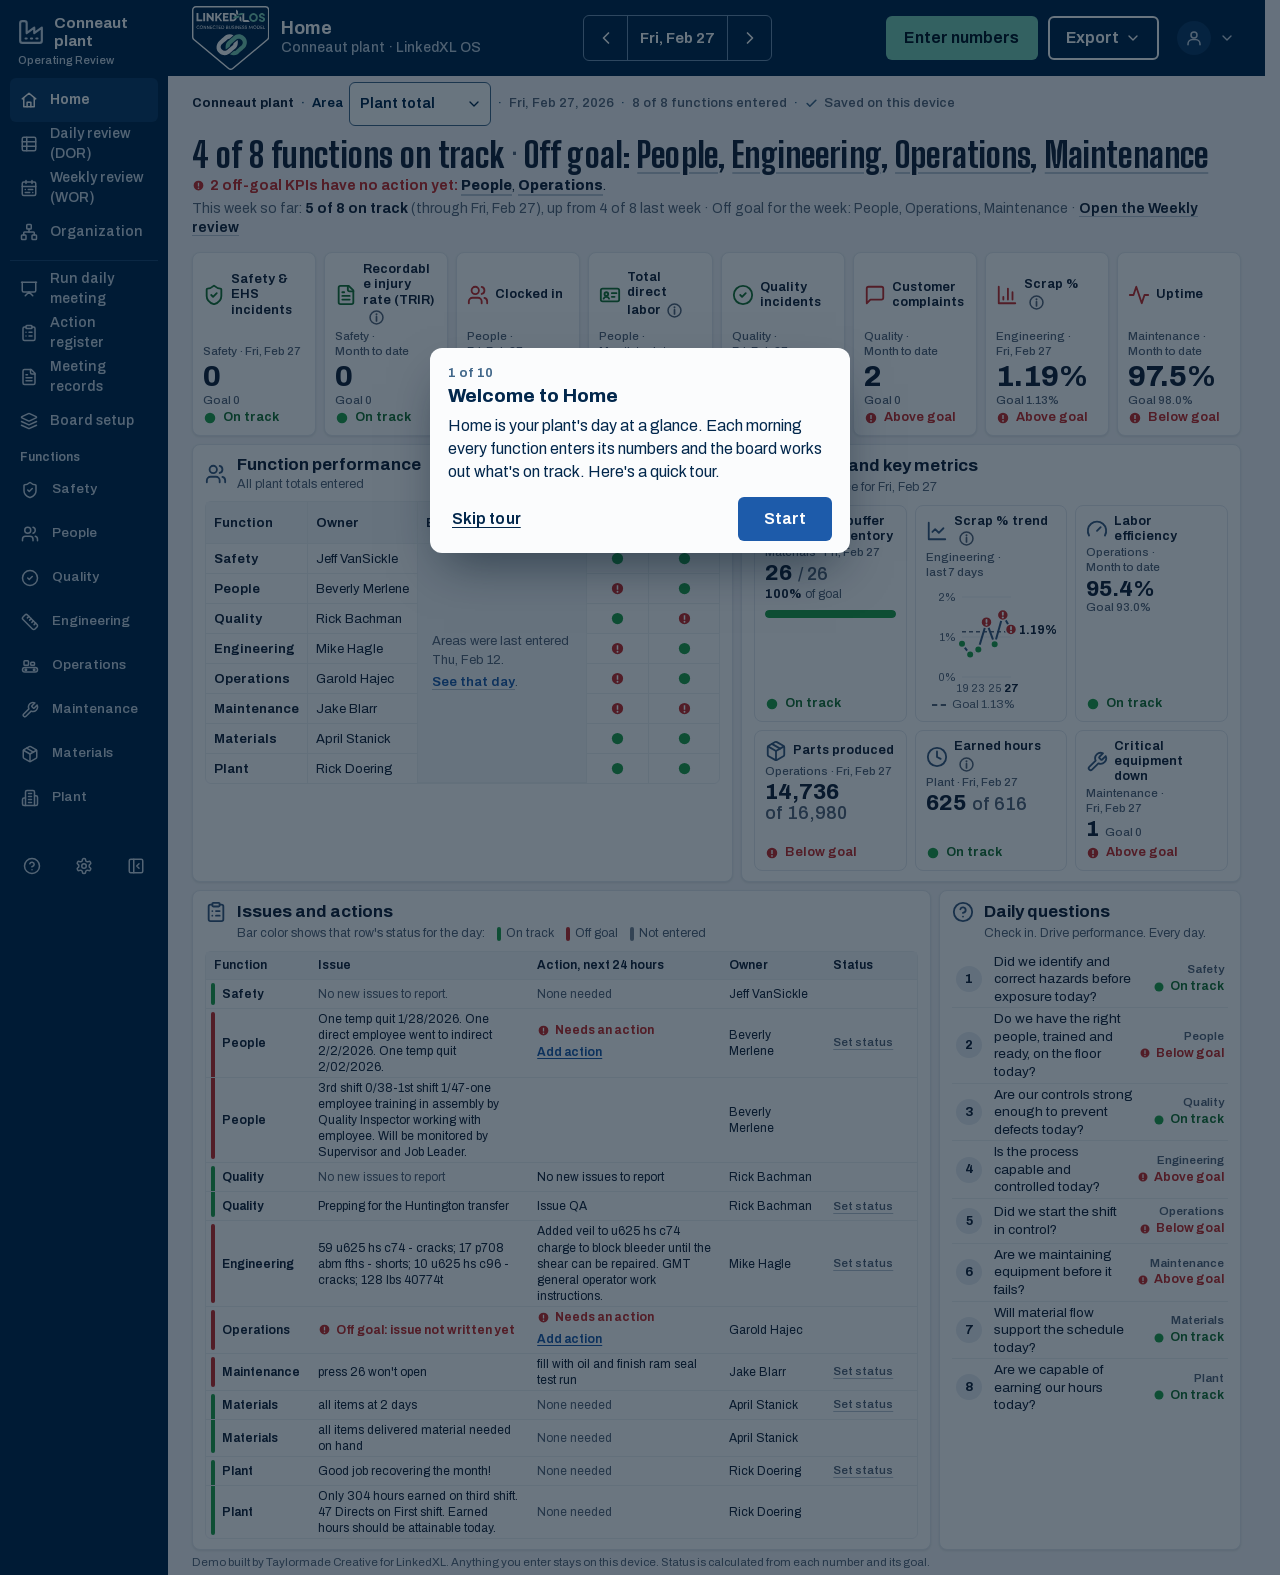
<file: index.html>
<!doctype html>
<html lang="en">
<head>
  <meta charset="utf-8">
  <script>window.DOR_BUILD='20261123-135808'</script><script>window.DOR_COPY='main'</script>
  <meta name="robots" content="noindex, nofollow">
  <meta name="viewport" content="width=device-width, initial-scale=1, viewport-fit=cover">
  <title>Daily Operating Review · LinkedXL OS</title>
  <meta name="description" content="The Daily Operating Review as a dashboard: every KPI against its goal, every miss with an owner and a next-24-hour action. A demo on a real plant's February numbers, by Taylormade Creative for LinkedXL OS.">
  <meta property="og:type" content="website">
  <meta property="og:site_name" content="LinkedXL OS">
  <meta property="og:title" content="Daily Operating Review dashboard · LinkedXL OS">
  <meta property="og:description" content="The Daily Operating Review as a dashboard: every KPI against its goal, every miss with an owner and a next-24-hour action. A demo on a real plant's February numbers, by Taylormade Creative for LinkedXL OS.">
  <meta property="og:url" content="https://taylormadecreative.github.io/daily-operating-review/">
  <meta property="og:image" content="https://taylormadecreative.github.io/daily-operating-review/og-image.jpg">
  <meta property="og:image:width" content="1200">
  <meta property="og:image:height" content="630">
  <meta property="og:image:alt" content="Daily Operating Review dashboard preview">
  <meta name="twitter:card" content="summary_large_image">
  <meta name="twitter:image" content="https://taylormadecreative.github.io/daily-operating-review/og-image.jpg">
  <link rel="icon" href="assets/brand/linkedxl-os-logo.svg" type="image/svg+xml">
  <script>
    // Home (dashboard) by default; ?view=dor the DOR board, ?view=wor the Weekly review, ?view=org the
    // Organization. All four share one sidebar shell. Set before first paint.
    var pageView = new URLSearchParams(location.search).get('view');
    document.documentElement.dataset.view = ['dor', 'wor', 'org'].indexOf(pageView) >= 0 ? pageView : 'home';
    // The sidebar as an icon rail, when this device chose it (js/shell.js keeps it). Before first paint, so it never jumps.
    try { if (localStorage.getItem('dor.side.v1') === 'rail') document.documentElement.dataset.side = 'rail'; } catch (e) { /* storage blocked: full sidebar */ }
    // DOR board layout: the client's v2 (10/12) by default; ?layout=classic keeps the v1 ledger for rollback.
    document.documentElement.dataset.layout = new URLSearchParams(location.search).get('layout') === 'classic' ? 'classic' : 'v2';
    // Customize: paint the saved look before first paint. js/customize.js keeps this cache. Only its own
    // switches (the data-cz-* keys, each one of its known words) and its --cz-* colors (hex values) are
    // read from it; anything else in the cache is ignored, so it can't set the view, the layout or other CSS.
    try {
      var cz = JSON.parse(localStorage.getItem('dor.customize.paint.v1') || 'null');
      if (cz && typeof cz === 'object') {
        var czOk = { czPlace: 'cell row words', czStrength: 'solid soft strong', czSize: 'standard large', czTrend: 'on off', czNotes: 'on off', czQuestion: 'on off', czHeader: 'light dark', czHeaderRule: 'on off' };
        var czAttrs = cz.attrs && typeof cz.attrs === 'object' ? cz.attrs : {};
        Object.keys(czOk).forEach(function (k) {
          var v = Object.prototype.hasOwnProperty.call(czAttrs, k) ? czAttrs[k] : null;
          if (typeof v === 'string' && czOk[k].split(' ').indexOf(v) >= 0) document.documentElement.dataset[k] = v;
        });
        var czDecl = typeof cz.css === 'string' ? cz.css.match(/--cz-[a-z0-9-]{1,24}:\s*#[0-9a-fA-F]{3,8}(?![0-9a-zA-Z])/g) : null;
        if (czDecl) { var st = document.createElement('style'); st.id = 'cz-vars'; st.textContent = ':root[data-view="dor"] {\n  ' + czDecl.join(';\n  ') + ';\n}'; document.head.appendChild(st); }
      }
    } catch (e) { /* storage blocked: defaults */ }
  </script>
  <link rel="preload" href="assets/fonts/BigShouldersDisplay-var.woff2" as="font" type="font/woff2" crossorigin>
  <link rel="preload" href="assets/fonts/Archivo-var.woff2" as="font" type="font/woff2" crossorigin>
  <link rel="stylesheet" href="css/fonts.css?v=20261123-135808">
  <link rel="stylesheet" href="css/tokens.css?v=20261123-135808">
  <link rel="stylesheet" href="css/base.css?v=20261123-135808">
  <link rel="stylesheet" href="css/board.css?v=20261123-135808">
  <link rel="stylesheet" href="css/board-v2.css?v=20261123-135808">
  <link rel="stylesheet" href="css/components.css?v=20261123-135808">
  <link rel="stylesheet" href="css/detail.css?v=20261123-135808">
  <link rel="stylesheet" href="css/enter.css?v=20261123-135808">
  <link rel="stylesheet" href="css/meeting.css?v=20261123-135808">
  <link rel="stylesheet" href="css/home.css?v=20261123-135808">
  <link rel="stylesheet" href="css/customize.css?v=20261123-135808">
  <link rel="stylesheet" href="css/tour.css?v=20261123-135808">
  <link rel="stylesheet" href="css/actions.css?v=20261123-135808">
  <link rel="stylesheet" href="css/recorder.css?v=20261123-135808">
  <link rel="stylesheet" href="css/setup.css?v=20261123-135808">
  <link rel="stylesheet" href="css/shell.css?v=20261123-135808">
  <link rel="stylesheet" href="css/org.css?v=20261123-135808">
  <link rel="stylesheet" href="css/wor.css?v=20261123-135808">
  <link rel="stylesheet" href="css/header.css?v=20261123-135808">
  <link rel="stylesheet" href="css/pilot.css?v=20261123-135808">
  <script type="module" src="js/app.js?v=20261123-135808"></script>
</head>
<body>
  <svg class="sprite" aria-hidden="true" focusable="false">
    <symbol id="g-on" viewBox="0 0 20 20">
      <circle cx="10" cy="10" r="7.5" fill="currentColor"/>
    </symbol>
    <symbol id="g-off" viewBox="0 0 20 20">
      <path fill="currentColor" fill-rule="evenodd" d="M10 2.5a7.5 7.5 0 1 1 0 15a7.5 7.5 0 1 1 0-15Z M9 5.6h2v6H9Z M10 13a1.25 1.25 0 1 1 0 2.5a1.25 1.25 0 1 1 0-2.5Z"/>
    </symbol>
    <symbol id="g-missing" viewBox="0 0 20 20">
      <circle cx="10" cy="10" r="6.6" fill="none" stroke="currentColor" stroke-width="2"/>
    </symbol>
    <symbol id="g-untracked" viewBox="0 0 20 20">
      <circle cx="10" cy="10" r="6.6" fill="none" stroke="currentColor" stroke-width="2" stroke-dasharray="2.6 2.6"/>
    </symbol>
    <symbol id="g-nogoal" viewBox="0 0 20 20">
      <path d="M10 3.2 16.8 10 10 16.8 3.2 10Z" fill="none" stroke="currentColor" stroke-width="2" stroke-linejoin="round"/>
    </symbol>
    <symbol id="g-idle" viewBox="0 0 20 20">
      <rect x="4.8" y="4" width="3.6" height="12" rx="1.1" fill="currentColor"/>
      <rect x="11.6" y="4" width="3.6" height="12" rx="1.1" fill="currentColor"/>
    </symbol>
    <symbol id="g-prev" viewBox="0 0 20 20">
      <path d="M12.4 4.2L6.6 10l5.8 5.8" fill="none" stroke="currentColor" stroke-width="2.4" stroke-linecap="round" stroke-linejoin="round"/>
    </symbol>
    <symbol id="g-next" viewBox="0 0 20 20">
      <path d="M7.6 4.2l5.8 5.8-5.8 5.8" fill="none" stroke="currentColor" stroke-width="2.4" stroke-linecap="round" stroke-linejoin="round"/>
    </symbol>
    <symbol id="g-close" viewBox="0 0 20 20">
      <path d="M5 5l10 10M15 5L5 15" fill="none" stroke="currentColor" stroke-width="2.2" stroke-linecap="round"/>
    </symbol>
    <symbol id="g-external" viewBox="0 0 20 20">
      <path d="M8 4.5H4.5v11h11V12M11 4.5h4.5V9M15.2 4.8L9 11" fill="none" stroke="currentColor" stroke-width="2" stroke-linecap="round" stroke-linejoin="round"/>
    </symbol>
    <symbol id="g-info" viewBox="0 0 20 20">
      <circle cx="10" cy="10" r="7.6" fill="none" stroke="currentColor" stroke-width="1.8"/>
      <path d="M10 9v5" stroke="currentColor" stroke-width="2" stroke-linecap="round"/>
      <circle cx="10" cy="6.3" r="1.2" fill="currentColor"/>
    </symbol>
    <symbol id="lx-badge" viewBox="0 0 153.85 127.21"> <g> <path style="fill:var(--logo-mint)" d="M67.31,86.68s-2.75-10.9,4.46-16.97,11.76-10.05,11.76-10.05c0,0,9.48-7.87,19.72.47,9.37,7.63,6.08,19.46.3,24.55-3.17,2.79-11.39,10.14-11.39,10.14,0,0-6.54,5.88-16.78,1.33l7.96-6.92s1.71.57,4.17-1.42,11.28-9.76,11.28-9.76c0,0,5.08-5.24-.19-10.52-4.82-4.83-9.86-1.23-9.86-1.23l-11.05,9.39s-2.31,1.8-2.5,4.65l-7.87,6.35Z"/> <path style="fill:var(--logo-navy)" d="M90.66,67.51s2.75,10.9-4.46,16.97c-7.21,6.07-11.76,10.05-11.76,10.05,0,0-9.48,7.87-19.72-.47-9.37-7.63-6.08-19.46-.3-24.55,3.17-2.79,11.39-10.14,11.39-10.14,0,0,6.54-5.88,16.78-1.33l-7.96,6.92s-1.71-.57-4.17,1.42-11.28,9.76-11.28,9.76c0,0-5.08,5.24.19,10.52,4.82,4.83,9.86,1.23,9.86,1.23l11.05-9.39s2.31-1.8,2.5-4.65l7.87-6.35Z"/> <path style="fill:var(--logo-navy)" d="M76.92,127.21c-1.77,0-3.55-.6-4.99-1.81L2.8,67.77c-1.78-1.49-2.8-3.67-2.8-5.99V7.8C0,3.5,3.5,0,7.8,0h138.25c4.3,0,7.8,3.5,7.8,7.8v53.98c0,2.32-1.02,4.5-2.8,5.99l-69.13,57.63c-1.45,1.21-3.22,1.81-4.99,1.81ZM7.8,2.85c-2.73,0-4.95,2.22-4.95,4.95v53.98c0,1.47.65,2.86,1.78,3.8l69.13,57.63c1.83,1.53,4.5,1.53,6.33,0l69.13-57.63.91,1.1-.91-1.1c1.13-.94,1.78-2.33,1.78-3.8V7.8c0-2.73-2.22-4.95-4.95-4.95H7.8Z"/> <g> <path style="fill:var(--logo-navy)" d="M9,30.19V14.14h3.71v12.79h7.78v3.26h-11.48Z"/> <path style="fill:var(--logo-navy)" d="M22.32,30.19V14.14h3.71v16.05h-3.71Z"/> <path style="fill:var(--logo-navy)" d="M32.81,21.01v9.18h-3.71V14.14h2.89l7.48,9.43v-9.43h3.71v16.05h-2.98l-7.39-9.18Z"/> <path style="fill:var(--logo-navy)" d="M46.25,30.19V14.14h3.71v7.23l6.19-7.23h3.84l-6.01,7.17,6.42,8.88h-3.91l-4.7-6.8-1.83,1.99v4.81h-3.71Z"/> <path style="fill:var(--logo-navy)" d="M72.84,26.93v3.26h-11.28V14.14h11.08v3.26h-7.37v3.12h6.33v3.01h-6.33v3.41h7.57Z"/> <path style="fill:var(--logo-navy)" d="M75.14,30.19V14.14h5.99c1.33,0,2.49.21,3.48.63.99.42,1.83.99,2.5,1.72.67.72,1.18,1.57,1.51,2.54.34.97.51,2.01.51,3.11,0,1.22-.19,2.32-.57,3.31-.38.99-.92,1.83-1.62,2.53-.7.7-1.54,1.24-2.53,1.63-.99.38-2.08.58-3.29.58h-5.99ZM85.36,22.14c0-.71-.09-1.35-.28-1.93-.19-.58-.46-1.08-.83-1.5-.36-.42-.81-.75-1.33-.97-.53-.23-1.12-.34-1.79-.34h-2.28v9.54h2.28c.68,0,1.28-.12,1.81-.36.53-.24.97-.58,1.32-1.01.35-.43.62-.93.81-1.51.19-.58.28-1.22.28-1.91Z"/> </g> <path style="fill:var(--logo-mint)" d="M97.78,17.64l2.74-.1,3.33-3.84c-1.03.03-3.32.09-6.43.13-4.29.06-6.46,4.69-6.46,4.69l4.6.03c.89-.95,2.22-.91,2.22-.91Z"/> <path style="fill:var(--logo-mint)" d="M95.06,19.64l-4.6-.03c-.89.95-2.22.91-2.22.91l-3.99.07-3.16,3.85c.29.03.47.03.47.03,0,0,2.75-.09,7.04-.14,4.29-.06,6.46-4.69,6.46-4.69Z"/> <path style="fill:var(--logo-navy)" d="M92.29,15.15c-.95-.89-.91-2.22-.91-2.22l-.05-2.89-3.89-3.19c.03,1.03.09,3.32.13,6.43.03,2.29,1.26,3.89,2.49,4.96.65-1.86,2.23-3.1,2.23-3.1Z"/> <path style="fill:var(--logo-navy)" d="M93.5,23.29c.95.89.91,2.22.91,2.22l.05,2.89,3.89,3.19c-.03-1.03-.09-3.32-.13-6.43-.03-2.29-1.07-3.91-2.31-4.98-.65,1.86-2.41,3.12-2.41,3.12Z"/> <path style="fill:var(--logo-navy)" d="M111.77,28.07h-7.92v-14.37l-3.69,3.84v11.45h.03c.13,1.45,1.34,2.6,2.83,2.6h11.95l-3.2-3.52Z"/> <g> <path style="fill:var(--logo-mint)" d="M117.91,30.47c-1.33-.79-2.37-1.86-3.13-3.21-.76-1.34-1.14-2.8-1.14-4.37s.38-3.03,1.15-4.37c.77-1.34,1.81-2.41,3.12-3.19,1.31-.79,2.76-1.18,4.35-1.18s3,.39,4.32,1.18,2.37,1.85,3.13,3.19,1.14,2.8,1.14,4.37-.38,3.03-1.14,4.37c-.76,1.34-1.81,2.41-3.13,3.21s-2.77,1.19-4.32,1.19-3.02-.4-4.35-1.19ZM124.73,27.34c.73-.46,1.29-1.08,1.68-1.85s.59-1.63.59-2.57-.2-1.81-.59-2.59c-.39-.78-.95-1.4-1.68-1.85-.73-.46-1.56-.69-2.49-.69s-1.76.23-2.47.69c-.71.46-1.27,1.08-1.67,1.85-.4.78-.6,1.64-.6,2.59s.2,1.79.6,2.57c.4.78.96,1.4,1.67,1.85.71.46,1.54.69,2.47.69s1.76-.23,2.49-.69Z"/> <path style="fill:var(--logo-mint)" d="M135.84,31c-.93-.44-1.65-1.06-2.16-1.85-.52-.79-.77-1.71-.77-2.74h3.86c0,.36.11.69.32.99.21.3.51.54.88.7s.78.25,1.2.25.81-.07,1.14-.21c.34-.14.6-.34.79-.6.19-.26.28-.57.28-.93s-.14-.71-.4-1.01c-.27-.29-.76-.54-1.46-.74l-2.01-.64c-1.67-.46-2.83-1.13-3.48-2.03s-.97-1.84-.97-2.84.26-1.9.79-2.69c.52-.79,1.24-1.41,2.14-1.85.9-.44,1.91-.66,3.02-.66s2.08.21,2.95.63,1.55,1.02,2.05,1.82c.5.8.75,1.72.75,2.79h-3.83c0-.52-.17-.97-.5-1.33-.34-.36-.82-.54-1.46-.54-.39,0-.74.08-1.04.23-.3.16-.54.36-.71.63-.17.26-.26.55-.26.86,0,.28.11.56.34.85.23.29.68.54,1.35.75l1.77.54c1.47.48,2.65,1.09,3.54,1.84.88.75,1.33,1.82,1.33,3.19,0,1.16-.29,2.14-.88,2.92-.59.79-1.36,1.37-2.3,1.76-.94.38-1.96.58-3.06.58-1.2,0-2.26-.22-3.18-.66Z"/> </g> <g> <path style="fill:var(--logo-ink)" d="M10.65,45.19c-.5-.3-.9-.71-1.2-1.22-.3-.51-.45-1.07-.45-1.68s.15-1.17.45-1.68c.3-.52.7-.93,1.2-1.24s1.05-.46,1.66-.46c.51,0,.98.1,1.41.3s.79.48,1.09.85l-.69.57c-.22-.26-.49-.46-.8-.61-.31-.15-.64-.23-1-.23-.43,0-.82.11-1.19.34-.36.23-.65.53-.86.92-.21.39-.32.8-.32,1.24s.11.85.32,1.23c.21.38.5.68.85.91.36.22.76.34,1.2.34.35,0,.68-.08,1-.23.31-.15.58-.36.8-.61l.69.57c-.3.36-.66.65-1.09.85-.43.2-.9.3-1.41.3-.6,0-1.16-.15-1.66-.45Z"/> <path style="fill:var(--logo-ink)" d="M17.06,45.19c-.51-.3-.91-.71-1.19-1.22s-.43-1.07-.43-1.68.14-1.17.43-1.69c.29-.52.69-.93,1.19-1.23.51-.31,1.06-.46,1.67-.46s1.16.15,1.66.46.9.72,1.19,1.23c.29.52.44,1.08.44,1.69s-.15,1.16-.44,1.68c-.29.51-.69.92-1.19,1.22-.5.3-1.06.45-1.66.45s-1.16-.15-1.67-.45ZM19.91,44.43c.36-.22.64-.53.85-.91s.31-.79.31-1.23-.1-.85-.31-1.24c-.21-.39-.49-.69-.85-.92-.36-.23-.75-.34-1.19-.34s-.83.11-1.19.34c-.36.23-.64.53-.85.92-.21.39-.31.8-.31,1.24s.1.85.31,1.23.49.68.85.91c.36.22.75.34,1.19.34s.83-.11,1.19-.34Z"/> <path style="fill:var(--logo-ink)" d="M23.34,39.03h.93l3.06,5.11h-.21v-5.11h.94v6.5h-.9l-3.1-5.14h.22v5.14h-.95v-6.5Z"/> <path style="fill:var(--logo-ink)" d="M29.83,39.03h.93l3.06,5.11h-.21v-5.11h.94v6.5h-.9l-3.1-5.14h.22v5.14h-.95v-6.5Z"/> <path style="fill:var(--logo-ink)" d="M36.31,39.03h3.88v.87h-3.32l.39-.39v5.54l-.39-.39h3.43v.87h-3.98v-6.5ZM36.9,41.9h2.92v.87h-2.92v-.87Z"/> <path style="fill:var(--logo-ink)" d="M42.7,45.19c-.5-.3-.9-.71-1.2-1.22-.3-.51-.45-1.07-.45-1.68s.15-1.17.45-1.68c.3-.52.7-.93,1.2-1.24s1.05-.46,1.66-.46c.51,0,.98.1,1.41.3s.79.48,1.09.85l-.69.57c-.22-.26-.49-.46-.8-.61-.31-.15-.64-.23-1-.23-.43,0-.82.11-1.19.34-.36.23-.65.53-.86.92-.21.39-.32.8-.32,1.24s.11.85.32,1.23c.21.38.5.68.85.91.36.22.76.34,1.2.34.35,0,.68-.08,1-.23.31-.15.58-.36.8-.61l.69.57c-.3.36-.66.65-1.09.85-.43.2-.9.3-1.41.3-.6,0-1.16-.15-1.66-.45Z"/> <path style="fill:var(--logo-ink)" d="M47.32,39.03h4.84v.87h-4.84v-.87ZM49.27,39.73h.95v5.8h-.95v-5.8Z"/> <path style="fill:var(--logo-ink)" d="M53.23,39.03h3.88v.87h-3.32l.39-.39v5.54l-.39-.39h3.43v.87h-3.98v-6.5ZM53.83,41.9h2.92v.87h-2.92v-.87Z"/> <path style="fill:var(--logo-ink)" d="M58.58,39.03h2.54c.6,0,1.13.14,1.57.42.44.28.78.67,1.01,1.17s.35,1.05.35,1.68-.12,1.17-.35,1.66-.58.88-1.01,1.16c-.44.28-.96.42-1.57.42h-2.54v-6.5ZM59.14,44.66h1.97c.41,0,.77-.1,1.08-.31.3-.2.53-.49.68-.84.15-.36.23-.76.23-1.22s-.08-.86-.23-1.22c-.15-.36-.38-.65-.68-.86-.3-.21-.66-.32-1.08-.32h-1.97l.39-.39v5.54l-.39-.39Z"/> <path style="fill:var(--logo-ink)" d="M67.77,39.03h2.47c.36,0,.68.07.95.2.27.14.48.33.62.58s.22.55.22.88c0,.36-.09.68-.28.95-.19.27-.49.44-.91.5l.04-.11c.3,0,.57.07.8.23s.4.37.52.62.18.52.18.81c0,.31-.08.61-.23.89-.15.28-.38.51-.67.68-.29.17-.64.26-1.03.26h-2.68v-6.5ZM68.34,44.66h1.93c.25,0,.46-.05.63-.14.17-.09.3-.22.39-.39s.14-.34.14-.53-.04-.36-.12-.53-.2-.3-.37-.4c-.17-.1-.38-.15-.63-.15h-1.87v-.82h1.8c.27,0,.48-.08.62-.25s.22-.39.22-.66-.08-.5-.23-.66-.36-.25-.63-.25h-1.89l.39-.39v5.54l-.39-.39Z"/> <path style="fill:var(--logo-ink)" d="M74.85,45.36c-.36-.19-.66-.46-.87-.82-.22-.36-.33-.77-.33-1.24v-4.28h.95v4.27c0,.32.06.59.19.81.13.22.3.38.52.48.22.1.46.16.73.16s.51-.05.73-.16c.22-.1.39-.26.52-.48s.19-.49.19-.81v-4.27h.95v4.28c0,.47-.11.89-.33,1.24-.22.36-.51.63-.87.82-.36.19-.76.28-1.2.28s-.83-.09-1.2-.28Z"/> <path style="fill:var(--logo-ink)" d="M80.83,45.37c-.35-.18-.62-.42-.82-.73s-.29-.63-.29-.97h.93c.01.18.08.36.19.53.12.17.28.31.48.42.2.11.44.16.7.16s.48-.05.67-.15c.19-.1.33-.23.43-.39.1-.16.15-.33.15-.51,0-.27-.1-.48-.3-.64-.2-.16-.46-.28-.77-.37l-.82-.21c-.62-.16-1.04-.39-1.26-.7-.23-.31-.34-.64-.34-1s.1-.69.29-.98c.19-.29.46-.51.79-.67s.69-.25,1.07-.25.74.08,1.06.24c.31.16.57.38.75.67s.28.63.27,1.01h-.93c0-.31-.11-.56-.33-.75s-.5-.29-.85-.29c-.2,0-.39.04-.58.13-.18.08-.33.21-.43.37-.11.16-.16.34-.16.52,0,.16.06.32.18.48.12.15.36.28.72.38l.83.23c.57.15,1.01.37,1.32.67s.46.67.46,1.12c0,.36-.09.69-.27.99-.18.3-.44.54-.77.71s-.71.26-1.15.26-.85-.09-1.2-.27Z"/> <path style="fill:var(--logo-ink)" d="M85.52,39.03h.95v6.5h-.95v-6.5Z"/> <path style="fill:var(--logo-ink)" d="M88.23,39.03h.93l3.06,5.11h-.21v-5.11h.94v6.5h-.9l-3.1-5.14h.22v5.14h-.95v-6.5Z"/> <path style="fill:var(--logo-ink)" d="M94.71,39.03h3.88v.87h-3.32l.39-.39v5.54l-.39-.39h3.43v.87h-3.98v-6.5ZM95.31,41.9h2.92v.87h-2.92v-.87Z"/> <path style="fill:var(--logo-ink)" d="M100.76,45.37c-.35-.18-.62-.42-.82-.73s-.29-.63-.29-.97h.93c.01.18.08.36.19.53.12.17.28.31.48.42.2.11.44.16.7.16s.48-.05.67-.15c.19-.1.33-.23.43-.39.1-.16.15-.33.15-.51,0-.27-.1-.48-.3-.64-.2-.16-.46-.28-.77-.37l-.82-.21c-.62-.16-1.04-.39-1.26-.7-.23-.31-.34-.64-.34-1s.1-.69.29-.98c.19-.29.46-.51.79-.67s.69-.25,1.07-.25.74.08,1.06.24c.31.16.57.38.75.67s.28.63.27,1.01h-.93c0-.31-.11-.56-.33-.75s-.5-.29-.85-.29c-.2,0-.39.04-.58.13-.18.08-.33.21-.43.37-.11.16-.16.34-.16.52,0,.16.06.32.18.48.12.15.36.28.72.38l.83.23c.57.15,1.01.37,1.32.67s.46.67.46,1.12c0,.36-.09.69-.27.99-.18.3-.44.54-.77.71s-.71.26-1.15.26-.85-.09-1.2-.27Z"/> <path style="fill:var(--logo-ink)" d="M106.16,45.37c-.35-.18-.62-.42-.82-.73s-.29-.63-.29-.97h.93c.01.18.08.36.19.53.12.17.28.31.48.42.2.11.44.16.7.16s.48-.05.67-.15c.19-.1.33-.23.43-.39.1-.16.15-.33.15-.51,0-.27-.1-.48-.3-.64-.2-.16-.46-.28-.77-.37l-.82-.21c-.62-.16-1.04-.39-1.26-.7-.23-.31-.34-.64-.34-1s.1-.69.29-.98c.19-.29.46-.51.79-.67s.69-.25,1.07-.25.74.08,1.06.24c.31.16.57.38.75.67s.28.63.27,1.01h-.93c0-.31-.11-.56-.33-.75s-.5-.29-.85-.29c-.2,0-.39.04-.58.13-.18.08-.33.21-.43.37-.11.16-.16.34-.16.52,0,.16.06.32.18.48.12.15.36.28.72.38l.83.23c.57.15,1.01.37,1.32.67s.46.67.46,1.12c0,.36-.09.69-.27.99-.18.3-.44.54-.77.71s-.71.26-1.15.26-.85-.09-1.2-.27Z"/> <path style="fill:var(--logo-ink)" d="M113.64,39.03h.86l2.43,5.09h-.36l2.43-5.09h.86l.79,6.5h-.93l-.63-5.19.24.05-2.15,4.43h-.81l-2.17-4.43.24-.05-.62,5.19h-.93l.78-6.5Z"/> <path style="fill:var(--logo-ink)" d="M123.22,45.19c-.51-.3-.91-.71-1.19-1.22s-.43-1.07-.43-1.68.14-1.17.43-1.69c.29-.52.69-.93,1.19-1.23.51-.31,1.06-.46,1.67-.46s1.16.15,1.66.46.9.72,1.19,1.23c.29.52.44,1.08.44,1.69s-.15,1.16-.44,1.68c-.29.51-.69.92-1.19,1.22-.5.3-1.06.45-1.66.45s-1.16-.15-1.67-.45ZM126.08,44.43c.36-.22.64-.53.85-.91s.31-.79.31-1.23-.1-.85-.31-1.24c-.21-.39-.49-.69-.85-.92-.36-.23-.75-.34-1.19-.34s-.83.11-1.19.34c-.36.23-.64.53-.85.92-.21.39-.31.8-.31,1.24s.1.85.31,1.23.49.68.85.91c.36.22.75.34,1.19.34s.83-.11,1.19-.34Z"/> <path style="fill:var(--logo-ink)" d="M129.5,39.03h2.54c.6,0,1.13.14,1.57.42.44.28.78.67,1.01,1.17s.35,1.05.35,1.68-.12,1.17-.35,1.66-.58.88-1.01,1.16c-.44.28-.96.42-1.57.42h-2.54v-6.5ZM130.07,44.66h1.97c.41,0,.77-.1,1.08-.31.3-.2.53-.49.68-.84.15-.36.23-.76.23-1.22s-.08-.86-.23-1.22c-.15-.36-.38-.65-.68-.86-.3-.21-.66-.32-1.08-.32h-1.97l.39-.39v5.54l-.39-.39Z"/> <path style="fill:var(--logo-ink)" d="M136.34,39.03h3.88v.87h-3.32l.39-.39v5.54l-.39-.39h3.43v.87h-3.98v-6.5ZM136.93,41.9h2.92v.87h-2.92v-.87Z"/> <path style="fill:var(--logo-ink)" d="M141.68,39.03h.95v6.02l-.39-.39h3.01v.87h-3.58v-6.5Z"/> </g> </g> </symbol>
    </svg>

  <!-- One shell for every page: the navy sidebar (a top bar and drawer on a phone) beside Home, the DOR board,
       the Weekly review and the Organization. css/shell.css lays it out; html[data-view] says which page shows. -->
  <div class="shell">
    <a class="skip-link" href="#home" data-skip>Skip to Home</a>
    <aside class="side" aria-label="Plant navigation">
      <div class="side-brand">
        <svg class="i side-brand-icon" viewBox="0 0 24 24" fill="none" stroke="currentColor" stroke-width="2" stroke-linecap="round" stroke-linejoin="round" aria-hidden="true"><path d="M2 20a2 2 0 0 0 2 2h16a2 2 0 0 0 2-2V8l-7 5V8l-7 5V4a2 2 0 0 0-2-2H4a2 2 0 0 0-2 2Z"/><path d="M17 18h1M12 18h1M7 18h1"/></svg>
        <span class="side-lx"><svg class="side-badge" viewBox="0 0 153.85 127.21" aria-hidden="true" focusable="false"><use href="#lx-badge"></use></svg><span class="sr-only">Powered by LinkedXL OS</span></span>
        <span class="side-brand-text"><span class="side-brand-name" data-plant-name>Conneaut plant</span><span class="side-brand-sub">Operating Review</span></span>
        <button class="side-menu-btn" type="button" data-open-drawer aria-label="Open menu" aria-haspopup="dialog">
          <svg class="i" viewBox="0 0 24 24" fill="none" stroke="currentColor" stroke-width="2" stroke-linecap="round" aria-hidden="true"><path d="M4 6h16M4 12h16M4 18h16"/></svg>
        </button>
      </div>
      <nav class="side-nav" data-side-nav aria-label="Pages and functions"></nav>
      <div class="side-bottom">
        <button class="side-link side-tour" type="button" data-start-tour title="How it works">
          <svg class="i" viewBox="0 0 24 24" fill="none" stroke="currentColor" stroke-width="2" stroke-linecap="round" stroke-linejoin="round" aria-hidden="true"><circle cx="12" cy="12" r="10"/><path d="M9.09 9a3 3 0 0 1 5.83 1c0 2-3 3-3 3"/><path d="M12 17h.01"/></svg>
          <span class="side-text">How it works</span>
        </button>
        <button class="side-link side-settings" type="button" data-settings aria-haspopup="dialog" aria-expanded="false" title="Settings">
          <svg class="i" viewBox="0 0 24 24" fill="none" stroke="currentColor" stroke-width="2" stroke-linecap="round" stroke-linejoin="round" aria-hidden="true"><path d="M12.22 2h-.44a2 2 0 0 0-2 2v.18a2 2 0 0 1-1 1.73l-.43.25a2 2 0 0 1-2 0l-.15-.08a2 2 0 0 0-2.73.73l-.22.38a2 2 0 0 0 .73 2.73l.15.1a2 2 0 0 1 1 1.72v.51a2 2 0 0 1-1 1.74l-.15.09a2 2 0 0 0-.73 2.73l.22.38a2 2 0 0 0 2.73.73l.15-.08a2 2 0 0 1 2 0l.43.25a2 2 0 0 1 1 1.73V20a2 2 0 0 0 2 2h.44a2 2 0 0 0 2-2v-.18a2 2 0 0 1 1-1.73l.43-.25a2 2 0 0 1 2 0l.15.08a2 2 0 0 0 2.73-.73l.22-.39a2 2 0 0 0-.73-2.73l-.15-.08a2 2 0 0 1-1-1.74v-.5a2 2 0 0 1 1-1.74l.15-.09a2 2 0 0 0 .73-2.73l-.22-.38a2 2 0 0 0-2.73-.73l-.15.08a2 2 0 0 1-2 0l-.43-.25a2 2 0 0 1-1-1.73V4a2 2 0 0 0-2-2z"/><circle cx="12" cy="12" r="3"/></svg>
          <span class="side-text">Settings</span>
        </button>
        <!-- Icon rail or full sidebar, remembered on this device (js/shell.js). Shown where both fit: 1280 and wider. -->
        <button class="side-link side-collapse" type="button" data-side-toggle aria-label="Collapse menu" title="Collapse menu">
          <svg class="i side-collapse-shut" viewBox="0 0 24 24" fill="none" stroke="currentColor" stroke-width="2" stroke-linecap="round" stroke-linejoin="round" aria-hidden="true"><rect x="3" y="3" width="18" height="18" rx="2"/><path d="M9 3v18"/><path d="m16 15-3-3 3-3"/></svg>
          <svg class="i side-collapse-open" viewBox="0 0 24 24" fill="none" stroke="currentColor" stroke-width="2" stroke-linecap="round" stroke-linejoin="round" aria-hidden="true"><rect x="3" y="3" width="18" height="18" rx="2"/><path d="M9 3v18"/><path d="m14 9 3 3-3 3"/></svg>
          <span class="side-text" aria-hidden="true">Collapse menu</span>
        </button>
        <a class="side-powered" href="https://cbm.linkedxl.com/login" target="_blank" rel="noopener noreferrer">
          <span class="side-powered-text">Powered by</span>
          <svg class="side-badge" viewBox="0 0 153.85 127.21" aria-hidden="true" focusable="false"><use href="#lx-badge"></use></svg>
          <span class="sr-only">LinkedXL OS (opens in a new tab)</span>
        </a>
      </div>
    </aside>

  <div class="home-app">
    <!-- One page header on every page (Home, DOR board, Weekly review, Organization): the navy band with the
         LinkedXL OS badge, the page's name and plant, its day or week control, then its main and second button. -->
    <header class="h-header pghead">
      <div class="h-head-inner pghead-inner">
        <div class="pg-brand">
          <svg class="brand-badge pg-badge" viewBox="0 0 153.85 127.21" aria-hidden="true" focusable="false"><use href="#lx-badge"></use></svg>
          <div class="pg-titles h-titles">
            <h1 class="pg-title h-title" data-home-title>Home</h1>
            <p class="pg-sub" data-home-plant>Conneaut plant · LinkedXL OS</p>
          </div>
        </div>
        <nav class="h-date period" aria-label="Production day">
          <button class="h-date-btn period-step" type="button" data-home-prev aria-label="Previous day">
            <svg class="i" viewBox="0 0 24 24" fill="none" stroke="currentColor" stroke-width="2" stroke-linecap="round" stroke-linejoin="round" aria-hidden="true"><path d="m15 18-6-6 6-6"/></svg>
          </button>
          <span class="h-date-pick">
            <button class="h-date-label period-label" type="button" data-date-pick aria-describedby="date-pick-hint">
              <svg class="i" viewBox="0 0 24 24" fill="none" stroke="currentColor" stroke-width="2" stroke-linecap="round" stroke-linejoin="round" aria-hidden="true"><rect x="3" y="4" width="18" height="18" rx="2"/><path d="M16 2v4M8 2v4M3 10h18"/></svg>
              <time data-home-date datetime=""></time>
            </button>
            <span class="sr-only" id="date-pick-hint">Choose a production day</span>
            <!-- Native picker, limited to the month's data. On touch screens it sits over the button so a tap opens it directly.
                 Hidden from screen readers: the button above is the one "Production day" control they hear. -->
            <input class="h-date-input" type="date" data-date-input tabindex="-1" aria-hidden="true">
          </span>
          <button class="h-date-btn period-step" type="button" data-home-next aria-label="Next day">
            <svg class="i" viewBox="0 0 24 24" fill="none" stroke="currentColor" stroke-width="2" stroke-linecap="round" stroke-linejoin="round" aria-hidden="true"><path d="m9 18 6-6-6-6"/></svg>
          </button>
        </nav>
        <div class="h-actions pg-actions">
          <a class="btn btn--mint h-enter" href="#enter" data-enter>Enter numbers</a>
          <button class="btn btn--outline-light h-export" type="button" data-export-toggle aria-haspopup="menu" aria-expanded="false" aria-controls="export-menu">
            <span>Export</span>
            <svg class="i i--chev" viewBox="0 0 24 24" fill="none" stroke="currentColor" stroke-width="2" stroke-linecap="round" stroke-linejoin="round" aria-hidden="true"><path d="m6 9 6 6 6-6"/></svg>
          </button>
        </div>
        <button class="h-chip pghead-menu" type="button" data-chip aria-haspopup="dialog" aria-expanded="false"></button>
      </div>
    </header>
    <div class="h-wrap">
      <main id="home" class="h-main" tabindex="-1">
        <div class="scope" data-scope></div>
        <section class="h-answer" aria-label="The day in one line">
          <p class="h-summary" data-home-summary aria-live="polite"></p>
          <p class="h-needs" data-home-needs hidden></p>
          <p class="h-week" data-home-week></p>
        </section>
        <p class="print-meta" data-print-meta></p>
        <p class="date-note h-date-note" data-date-note role="status" hidden></p>
        <section class="h-kpis" data-kpis></section>
        <div class="h-row h-row--2" data-row2></div>
        <div class="h-row h-row--3" data-row3></div>
        <footer class="h-foot">
          <p>Demo built by Taylormade Creative for LinkedXL. Anything you enter stays on this device. Status is calculated from each number and its goal.</p>
        </footer>
      </main>
    </div>

    <div class="h-mobilebar">
      <a class="btn btn--mint" href="#enter" data-enter>Enter numbers</a>
    </div>
  </div>

  <div class="app">
    <header class="topbar pghead">
      <div class="topbar-inner pghead-inner">
        <a class="brand pg-brand" href="./" data-nav-home aria-label="Daily Operating Review (DOR), LinkedXL OS. Go to Home">
          <svg class="brand-badge pg-badge" viewBox="0 0 153.85 127.21" aria-hidden="true" focusable="false"><use href="#lx-badge"></use></svg>
          <span class="brand-text pg-titles">
            <span class="brand-title pg-title">Daily Operating Review (DOR)</span>
            <span class="brand-plant pg-sub" data-plant>Conneaut plant</span>
          </span>
        </a>

        <nav class="datebar period" aria-label="Production day">
          <button class="icon-btn period-step" type="button" data-prev aria-label="Previous day">
            <svg class="icon" aria-hidden="true" focusable="false"><use href="#g-prev"></use></svg>
          </button>
          <span class="date-pick">
            <button class="date-label date-pick-btn period-label" type="button" data-board-date-pick aria-describedby="board-date-hint">
              <svg class="icon" viewBox="0 0 24 24" fill="none" stroke="currentColor" stroke-width="2" stroke-linecap="round" stroke-linejoin="round" aria-hidden="true" focusable="false"><rect x="3" y="4" width="18" height="18" rx="2"/><path d="M16 2v4M8 2v4M3 10h18"/></svg>
              <time data-board-date datetime=""></time>
            </button>
            <span class="sr-only" id="board-date-hint">Choose a production day</span>
            <!-- Native picker, limited to the month's data. On touch screens it sits over the button so a tap opens it directly. -->
            <input class="date-input" type="date" data-board-date-input tabindex="-1" aria-hidden="true">
          </span>
          <button class="icon-btn period-step" type="button" data-next aria-label="Next day">
            <svg class="icon" aria-hidden="true" focusable="false"><use href="#g-next"></use></svg>
          </button>
        </nav>

        <a class="topbar-home topbar-home--icon" href="./" data-nav-home aria-label="Home" title="Home">
          <svg class="icon" viewBox="0 0 24 24" fill="none" stroke="currentColor" stroke-width="2" stroke-linecap="round" stroke-linejoin="round" aria-hidden="true" focusable="false"><path d="M3 10.5 12 3l9 7.5"/><path d="M5 9.5V21h14V9.5"/><path d="M9.5 21v-6h5v6"/></svg>
        </a>
        <button class="topbar-home topbar-customize" type="button" data-customize>
          <svg class="icon" viewBox="0 0 24 24" fill="none" stroke="currentColor" stroke-width="2" stroke-linecap="round" stroke-linejoin="round" aria-hidden="true" focusable="false"><path d="M4 7h10M18 7h2M4 17h4M12 17h8"/><circle cx="16" cy="7" r="2"/><circle cx="10" cy="17" r="2"/></svg>Customize
        </button>
        <button class="topbar-home topbar-actions" type="button" data-open-actions>
          <svg class="icon" viewBox="0 0 24 24" fill="none" stroke="currentColor" stroke-width="2" stroke-linecap="round" stroke-linejoin="round" aria-hidden="true" focusable="false"><rect x="8" y="2" width="8" height="4" rx="1"/><path d="M16 4h2a2 2 0 0 1 2 2v14a2 2 0 0 1-2 2H6a2 2 0 0 1-2-2V6a2 2 0 0 1 2-2h2"/><path d="m9 14 2 2 4-4"/></svg>Action register
        </button>
        <button class="topbar-more pghead-menu" type="button" data-topbar-more aria-haspopup="menu" aria-expanded="false" aria-controls="dor-menu">
          <svg class="icon" viewBox="0 0 24 24" fill="none" stroke="currentColor" stroke-width="2" stroke-linecap="round" aria-hidden="true" focusable="false"><path d="M4 6h16M4 12h16M4 18h16"/></svg><span class="topbar-more-text">Menu</span>
        </button>
        <div class="actions pg-actions">
          <a class="btn btn--mint" href="#enter" data-enter>Enter numbers</a>
          <a class="btn btn--outline-light" href="#meeting/0" data-run-meeting>Run daily meeting</a>
        </div>
      </div>
    </header>

    <main id="board" class="board-page" tabindex="-1">
      <div class="scope" data-scope></div>
      <section class="summary" aria-label="Summary">
        <h1 class="summary-lead" data-summary-lead aria-live="polite"></h1>
        <div class="summary-line">
          <p class="summary-month" data-summary-month></p>
          <!-- The board's week on the Weekly review (js/board.js sets the link and its words). -->
          <a class="btn btn--text howto-btn week-link" href="./?view=wor" data-week-link>This week<span aria-hidden="true">&nbsp;→</span><span class="sr-only" data-week-link-sr></span></a>
          <button class="btn btn--text howto-btn" type="button" popovertarget="how-to-read">
            <svg class="icon" aria-hidden="true" focusable="false"><use href="#g-info"></use></svg>How to read this board
          </button>
          <!-- Take the tour and Board setup wrap as a pair, so neither is left alone on a line. -->
          <span class="howto-pair">
            <button class="btn btn--text howto-btn" type="button" data-start-tour>Take the tour</button>
            <button class="btn btn--text howto-btn" type="button" data-open-setup>Board setup</button>
          </span>
          <p class="your-row" data-your-row hidden></p>
        </div>
        <p class="date-note" data-date-note role="status" hidden></p>
        <div class="board-notes" data-board-notes></div>
      </section>

      <div class="board">
        <div class="board-head" aria-hidden="true">
          <span class="head head--fn">Function</span>
          <span class="head head--day" data-head-day></span>
          <span class="head head--month" data-head-month></span>
          <span class="head head--trend">Trend, day by day
            <span class="legend"><span class="key key--actual"></span>Actual<span class="key key--goal"></span>Goal</span>
          </span>
          <span class="head head--notes">Problem → Next 24 hours</span>
        </div>
        <ol class="rows" data-rows aria-label="Functions in meeting order"></ol>
      </div>

      <div class="board2">
        <div class="board2-head" aria-hidden="true">
          <span class="h2c h2c--fn">Function</span>
          <span class="h2c">Owner</span>
          <span class="h2c">Measure<small>and goal</small></span>
          <span class="h2c">Status<small data-head-day2></small></span>
          <span class="h2c">Month to date<small data-head-month2></small></span>
          <span class="h2c h2c--trend">Daily trend<small data-head-trend></small></span>
          <span class="h2c h2c--ytd">Year to date<small data-head-ytd2>Jan &ndash; Dec vs goal</small></span>
          <span class="h2c h2c--issue">Issue</span>
          <span class="h2c h2c--action">Action<small>Next 24 hours</small></span>
        </div>
        <ol class="rows2" data-rows2 aria-label="Functions in meeting order"></ol>
        <div class="board2-foot">
          <p class="b2-brand">LinkedXL OS<span class="b2-sep" aria-hidden="true">&nbsp;·</span> <span class="b2-tagline">Every Goal Connected<span aria-hidden="true">&nbsp;·</span> Every KPI Driven by KPAs<span aria-hidden="true">&nbsp;·</span> Every Action Accountable</span></p>
          <ul class="b2-key" aria-label="Key">
            <li><svg class="glyph b2-key-on" aria-hidden="true" focusable="false"><use href="#g-on"></use></svg>On track</li>
            <li><svg class="glyph b2-key-off" aria-hidden="true" focusable="false"><use href="#g-off"></use></svg>Off goal</li>
            <li><svg class="glyph b2-key-na" aria-hidden="true" focusable="false"><use href="#g-missing"></use></svg>Not entered</li>
            <li class="b2-key-chart"><span class="key key--actual" aria-hidden="true"></span>Actual</li>
            <li class="b2-key-chart"><span class="key key--goal" aria-hidden="true"></span>Goal</li>
          </ul>
          <p class="b2-updated" data-last-updated></p>
        </div>
      </div>

      <footer class="board-foot">
        <p>Demo built by Taylormade Creative for LinkedXL. Anything you enter stays on this device. Status is calculated from each number and its goal.</p>
        <button class="btn btn--quiet" type="button" data-reset>Start the demo over</button>
      </footer>
    </main>

    <div class="mobile-bar">
      <a class="btn btn--mint" href="#enter" data-enter>Enter numbers</a>
    </div>
  </div>

  <!-- Organization (?view=org): the org chart and each person's sheet (js/org.js). -->
  <div class="page-app" data-page="org">
    <header class="pg-head pghead">
      <div class="pg-head-inner pghead-inner">
        <div class="pg-brand">
          <svg class="brand-badge pg-badge" viewBox="0 0 153.85 127.21" aria-hidden="true" focusable="false"><use href="#lx-badge"></use></svg>
          <div class="pg-titles">
            <h1 class="pg-title">Organization</h1>
            <p class="pg-sub" data-org-sub>Conneaut plant · LinkedXL OS</p>
          </div>
        </div>
        <!-- The day the chart reads ("today's status") and its week ("This week"), in the same control as every page's. -->
        <nav class="period org-period" aria-label="Production day">
          <button class="period-step" type="button" data-org-prev aria-label="Previous day">
            <svg class="i" viewBox="0 0 24 24" fill="none" stroke="currentColor" stroke-width="2" stroke-linecap="round" stroke-linejoin="round" aria-hidden="true"><path d="m15 18-6-6 6-6"/></svg>
          </button>
          <span class="date-pick">
            <button class="period-label" type="button" data-org-date-pick aria-describedby="org-date-hint">
              <svg class="i" viewBox="0 0 24 24" fill="none" stroke="currentColor" stroke-width="2" stroke-linecap="round" stroke-linejoin="round" aria-hidden="true"><rect x="3" y="4" width="18" height="18" rx="2"/><path d="M16 2v4M8 2v4M3 10h18"/></svg>
              <time data-org-date datetime=""></time><span class="period-week" data-org-week></span>
            </button>
            <span class="sr-only" id="org-date-hint">Choose a production day</span>
            <input class="date-input" type="date" data-org-date-input tabindex="-1" aria-hidden="true">
          </span>
          <button class="period-step" type="button" data-org-next aria-label="Next day">
            <svg class="i" viewBox="0 0 24 24" fill="none" stroke="currentColor" stroke-width="2" stroke-linecap="round" stroke-linejoin="round" aria-hidden="true"><path d="m9 18 6-6-6-6"/></svg>
          </button>
        </nav>
        <div class="pg-actions">
          <button class="btn btn--outline-light pg-action" type="button" data-open-setup data-setup-section="org">Edit in Board setup</button>
        </div>
      </div>
    </header>
    <main id="org" class="pg-main" tabindex="-1">
      <div class="scope" data-scope></div>
      <div data-org></div>
    </main>
  </div>

  <!-- Weekly review (?view=wor&week=…): the week picker, Prepare review and Run weekly meeting in its navy header;
       the page and its tabs below (js/wor.js). -->
  <div class="page-app" data-page="wor">
    <header class="pg-head wk-pg-head pghead">
      <div class="pg-head-inner pghead-inner">
        <div class="pg-brand">
          <svg class="brand-badge pg-badge" viewBox="0 0 153.85 127.21" aria-hidden="true" focusable="false"><use href="#lx-badge"></use></svg>
          <div class="pg-titles">
            <h1 class="pg-title">Weekly Operating Review (WOR)</h1>
            <p class="pg-sub" data-wor-sub>Conneaut plant · LinkedXL OS</p>
          </div>
        </div>
        <div class="wk-headtools" data-wor-head></div>
      </div>
    </header>
    <main id="wor" class="pg-main" tabindex="-1">
      <div class="scope" data-scope></div>
      <div data-wor></div>
    </main>
  </div>
  </div>

  <!-- A dialog (js/app.js wireHowTo): focus goes to its title when it opens; it sits under its button's line, never over it. -->
  <div class="popover howto" id="how-to-read" popover role="dialog" aria-labelledby="howto-title">
    <h2 class="popover-title" id="howto-title" tabindex="-1">How to read this board</h2>
    <p class="popover-lead">Status is calculated from the numbers. A number that meets its goal is On track.</p>
    <ul class="howto-states" data-states></ul>
    <p class="popover-note">Each row tracks a daily measure and a separate monthly measure, so a row can be off goal for the day and on track for the month.</p>
    <h3 class="popover-sub">Words on the board</h3>
    <dl class="howto-glossary" data-glossary>
      <div><dt>KPI</dt><dd>A result the plant tracks against a goal.</dd></div>
      <div><dt>KPAs</dt><dd>The activities that drive a KPI.</dd></div>
      <div><dt>Done</dt><dd>An action that was closed. It still counts for the day it was closed.</dd></div>
      <div><dt>Nothing recorded</dt><dd>No issue or action was written for that day.</dd></div>
      <div><dt>None needed</dt><dd>On goal, so no action is required.</dd></div>
    </dl>
    <div class="popover-foot">
      <button class="btn btn--secondary popover-close" type="button" popovertarget="how-to-read" popovertargetaction="hide">Got it</button>
    </div>
  </div>

  <!-- Opens right after its ⓘ button (js/app.js wireTerms), so a screen reader reaches it next; focus goes to its title. -->
  <div class="popover term-pop" id="term-pop" popover role="dialog" aria-labelledby="term-pop-title" aria-describedby="term-pop-text">
    <p class="term-pop-title" id="term-pop-title" tabindex="-1" data-term-title></p>
    <p class="term-pop-text" id="term-pop-text" data-term-text></p>
  </div>

  <div class="hmenu" id="export-menu" popover role="menu" aria-label="Export">
    <button class="menu-item" type="button" role="menuitem" data-export="csv"><svg class="i" viewBox="0 0 24 24" fill="none" stroke="currentColor" stroke-width="2" stroke-linecap="round" stroke-linejoin="round" aria-hidden="true"><path d="M15 2H6a2 2 0 0 0-2 2v16a2 2 0 0 0 2 2h12a2 2 0 0 0 2-2V7Z"/><path d="M14 2v4a2 2 0 0 0 2 2h4"/><path d="M8 13h2M14 13h2M8 17h2M14 17h2"/></svg><span>Download this day (CSV)</span></button>
    <button class="menu-item" type="button" role="menuitem" data-export="print"><svg class="i" viewBox="0 0 24 24" fill="none" stroke="currentColor" stroke-width="2" stroke-linecap="round" stroke-linejoin="round" aria-hidden="true"><path d="M6 9V2h12v7"/><path d="M6 18H4a2 2 0 0 1-2-2v-5a2 2 0 0 1 2-2h16a2 2 0 0 1 2 2v5a2 2 0 0 1-2 2h-2"/><rect x="6" y="14" width="12" height="8"/></svg><span>Print or save as PDF</span></button>
  </div>
  <div class="hmenu" id="settings-pop" popover role="dialog" aria-label="Settings"></div>
  <div class="mx-tip" id="mx-tip" role="tooltip" hidden></div>

  <dialog class="drawer" id="drawer" aria-label="Menu">
    <div class="drawer-head">
      <span class="side-brand-text"><span class="side-brand-name" data-plant-name>Conneaut plant</span><span class="side-brand-sub">Operating Review</span></span>
      <button class="drawer-close" type="button" data-close-drawer aria-label="Close menu">
        <svg class="i" viewBox="0 0 24 24" fill="none" stroke="currentColor" stroke-width="2" stroke-linecap="round" aria-hidden="true"><path d="M18 6 6 18M6 6l12 12"/></svg>
      </button>
    </div>
    <nav class="side-nav" data-side-nav aria-label="Pages and functions"></nav>
    <div class="side-bottom">
      <button class="side-link side-tour" type="button" data-start-tour>
        <svg class="i" viewBox="0 0 24 24" fill="none" stroke="currentColor" stroke-width="2" stroke-linecap="round" stroke-linejoin="round" aria-hidden="true"><circle cx="12" cy="12" r="10"/><path d="M9.09 9a3 3 0 0 1 5.83 1c0 2-3 3-3 3"/><path d="M12 17h.01"/></svg>
        <span class="side-text">How it works</span>
      </button>
      <button class="side-link side-settings" type="button" data-settings aria-haspopup="dialog" aria-expanded="false">
        <svg class="i" viewBox="0 0 24 24" fill="none" stroke="currentColor" stroke-width="2" stroke-linecap="round" stroke-linejoin="round" aria-hidden="true"><path d="M12.22 2h-.44a2 2 0 0 0-2 2v.18a2 2 0 0 1-1 1.73l-.43.25a2 2 0 0 1-2 0l-.15-.08a2 2 0 0 0-2.73.73l-.22.38a2 2 0 0 0 .73 2.73l.15.1a2 2 0 0 1 1 1.72v.51a2 2 0 0 1-1 1.74l-.15.09a2 2 0 0 0-.73 2.73l.22.38a2 2 0 0 0 2.73.73l.15-.08a2 2 0 0 1 2 0l.43.25a2 2 0 0 1 1 1.73V20a2 2 0 0 0 2 2h.44a2 2 0 0 0 2-2v-.18a2 2 0 0 1 1-1.73l.43-.25a2 2 0 0 1 2 0l.15.08a2 2 0 0 0 2.73-.73l.22-.39a2 2 0 0 0-.73-2.73l-.15-.08a2 2 0 0 1-1-1.74v-.5a2 2 0 0 1 1-1.74l.15-.09a2 2 0 0 0 .73-2.73l-.22-.38a2 2 0 0 0-2.73-.73l-.15.08a2 2 0 0 1-2 0l-.43-.25a2 2 0 0 1-1-1.73V4a2 2 0 0 0-2-2z"/><circle cx="12" cy="12" r="3"/></svg>
        <span class="side-text">Settings</span>
      </button>
      <p class="side-powered side-powered--static"><span class="side-powered-text">Powered by</span><svg class="side-badge" viewBox="0 0 153.85 127.21" aria-hidden="true" focusable="false"><use href="#lx-badge"></use></svg><span class="sr-only">LinkedXL OS</span></p>
    </div>
  </dialog>

  <div class="hmenu dor-menu" id="dor-menu" popover role="menu" aria-label="Menu">
    <a class="menu-item" role="menuitem" href="./" data-nav-home>Home</a>
    <!-- The TV board hides the sidebar: its pages are here too. -->
    <a class="menu-item" role="menuitem" href="./?view=wor" data-nav-page="wor">Weekly review (WOR)</a>
    <a class="menu-item" role="menuitem" href="./?view=org" data-nav-page="org">Organization</a>
    <button class="menu-item" type="button" role="menuitem" data-run-meeting>Run daily meeting</button>
    <button class="menu-item" type="button" role="menuitem" data-open-actions>Action register</button>
    <button class="menu-item" type="button" role="menuitem" data-open-minutes>Meeting records</button>
    <button class="menu-item" type="button" role="menuitem" data-open-setup>Board setup</button>
    <button class="menu-item" type="button" role="menuitemcheckbox" aria-checked="false" data-off-only-menu>Off goal only</button>
    <button class="menu-item" type="button" role="menuitem" data-customize>Customize this board</button>
    <button class="menu-item" type="button" role="menuitem" data-start-tour>Take the tour</button>
    <button class="menu-item" type="button" role="menuitem" data-reset>Start the demo over</button>
  </div>
  <dialog class="cz-sheet" id="customize" aria-labelledby="cz-title"></dialog>

  <dialog class="sheet" id="detail" aria-labelledby="detail-title"></dialog>

  <dialog class="enter" id="enter" aria-labelledby="enter-title"></dialog>

  <section class="meeting" id="meeting" data-theme="meeting" hidden aria-label="Meeting">
    <header class="meeting-top">
      <div class="meeting-progress">
        <p class="meeting-progress-text" data-progress-text aria-live="polite"></p>
        <div class="meeting-progress-line" aria-hidden="true"><span data-progress-fill></span></div>
      </div>
      <p class="meeting-added" data-actions-added role="status" hidden></p>
      <div class="meeting-rec" data-rec data-state="idle" hidden>
        <p class="rec-live" data-rec-live hidden><span class="rec-dot" aria-hidden="true"></span><span class="rec-word" data-rec-word>Recording</span><span class="rec-time" data-rec-time></span></p>
        <button class="btn btn--secondary rec-btn" type="button" data-rec-toggle aria-label="Record the meeting">
          <svg class="icon rec-icon rec-icon--mic" viewBox="0 0 20 20" aria-hidden="true" focusable="false"><rect x="7" y="2.5" width="6" height="10" rx="3" fill="none" stroke="currentColor" stroke-width="2"/><path d="M4.5 9.5a5.5 5.5 0 0 0 11 0M10 15v2.6" fill="none" stroke="currentColor" stroke-width="2" stroke-linecap="round"/></svg>
          <svg class="icon rec-icon rec-icon--stop" viewBox="0 0 20 20" aria-hidden="true" focusable="false"><rect x="5" y="5" width="10" height="10" rx="1.5" fill="currentColor"/></svg>
          <span data-rec-label>Record</span>
        </button>
        <p class="rec-why" id="rec-why" data-rec-why hidden>Recording works in Chrome, Edge and Safari.</p>
        <p class="sr-only" data-rec-announce role="status"></p>
      </div>
      <p class="meeting-timer"><span class="sr-only">Meeting time </span><span data-timer>0:00</span></p>
      <button class="btn btn--secondary meeting-exit" type="button" data-exit>Exit <span class="kbd" aria-hidden="true">Esc</span></button>
    </header>
    <div class="meeting-body">
      <div class="meeting-stage" data-stage></div>
      <div class="meeting-captions" data-captions role="region" aria-label="Live captions" hidden>
        <p class="captions-label" aria-hidden="true">Live captions</p>
        <p class="captions-box"><span class="captions-inner"><span class="captions-final" data-captions-final></span> <span class="captions-interim" data-captions-interim></span></span></p>
      </div>
    </div>
    <footer class="meeting-controls">
      <button class="btn btn--secondary meeting-nav" type="button" data-prev-slide>
        <svg class="icon" aria-hidden="true" focusable="false"><use href="#g-prev"></use></svg>Previous
      </button>
      <div class="meeting-mid">
        <p class="meeting-hint">Arrow keys or a presenter clicker move between functions.</p>
        <button class="btn btn--secondary wm-decide-btn" type="button" data-wm-decide hidden>Add a decision</button>
        <button class="btn btn--text captions-toggle" type="button" data-captions-toggle hidden>Hide captions</button>
      </div>
      <button class="btn btn--primary meeting-nav" type="button" data-next-slide>
        <span data-next-label>Next</span><svg class="icon" data-next-icon aria-hidden="true" focusable="false"><use href="#g-next"></use></svg>
      </button>
    </footer>
  </section>

  <div class="toasts" data-toasts aria-live="polite"></div>
</body>
</html>
</file>
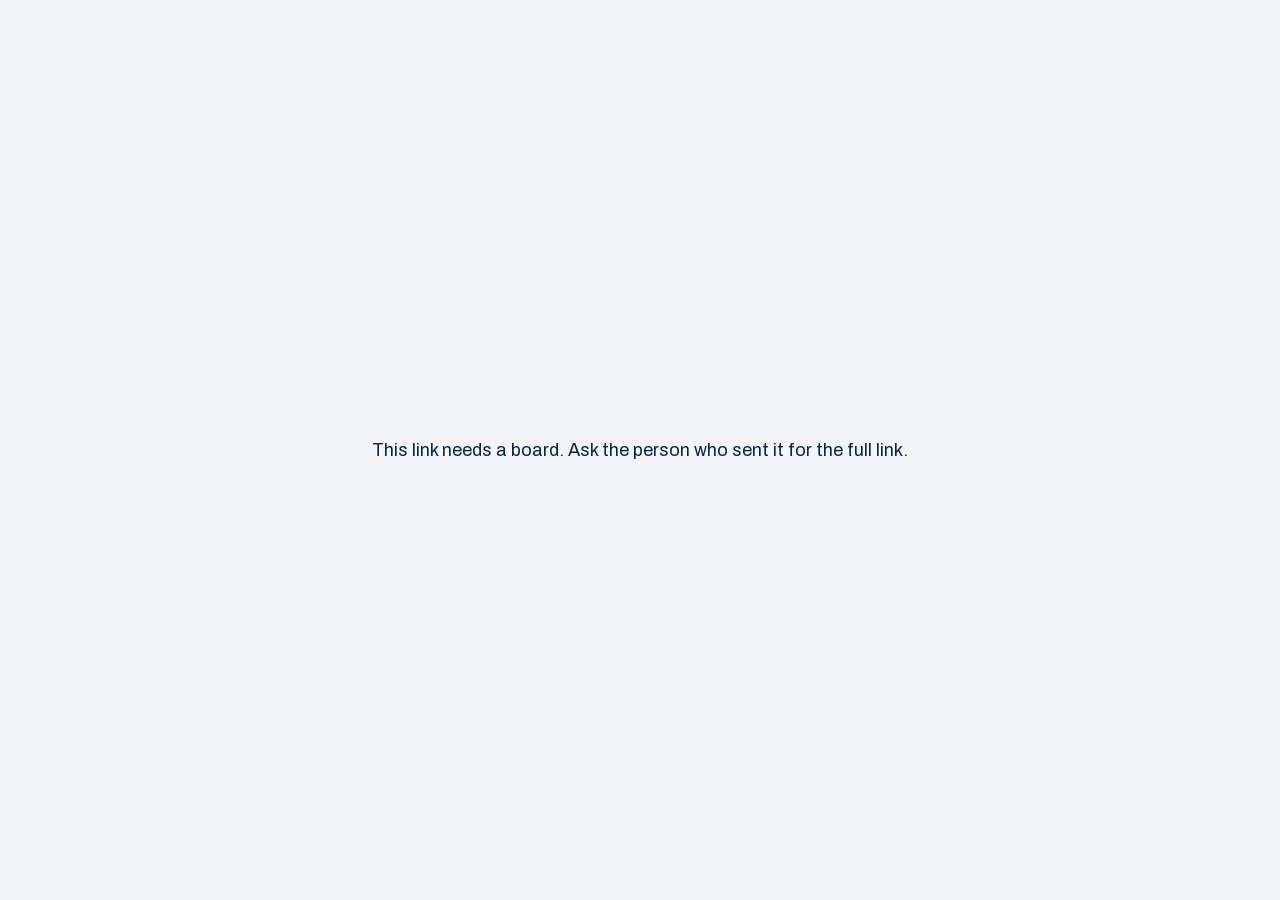
<file: app/index.html>
<!doctype html>
<html lang="en">
<head>
  <meta charset="utf-8">
  <script>window.DOR_BUILD='20261123-135808'</script><script>window.DOR_COPY='app'</script>
  <meta name="robots" content="noindex, nofollow">
  <meta name="referrer" content="no-referrer">
  <meta name="viewport" content="width=device-width, initial-scale=1, viewport-fit=cover">
  <title>Daily Operating Review · LinkedXL OS</title>
  <meta name="description" content="Your plant's Daily Operating Review board: every number against its goal, saved for everyone.">
  <meta property="og:type" content="website">
  <meta property="og:site_name" content="LinkedXL OS">
  <meta property="og:title" content="Daily Operating Review · LinkedXL OS">
  <meta property="og:description" content="Your plant's Daily Operating Review board: every number against its goal, saved for everyone.">
  <meta property="og:image" content="https://taylormadecreative.github.io/daily-operating-review/app/og-image-app.jpg">
  <meta property="og:image:width" content="1200">
  <meta property="og:image:height" content="630">
  <meta property="og:image:alt" content="A Daily Operating Review board, with an Open your board button">
  <meta name="twitter:card" content="summary_large_image">
  <meta name="twitter:image" content="https://taylormadecreative.github.io/daily-operating-review/app/og-image-app.jpg">
  <link rel="icon" href="assets/brand/linkedxl-os-logo.svg" type="image/svg+xml">
  <script>
    // Home (dashboard) by default; ?view=dor the DOR board, ?view=wor the Weekly review, ?view=org the
    // Organization. All four share one sidebar shell. Set before first paint.
    var pageView = new URLSearchParams(location.search).get('view');
    document.documentElement.dataset.view = ['dor', 'wor', 'org'].indexOf(pageView) >= 0 ? pageView : 'home';
    // The sidebar as an icon rail, when this device chose it (js/shell.js keeps it). Before first paint, so it never jumps.
    try { if (localStorage.getItem('pilot.side.v1') === 'rail') document.documentElement.dataset.side = 'rail'; } catch (e) { /* storage blocked: full sidebar */ }
    // DOR board layout: the client's v2 (10/12) by default; ?layout=classic keeps the v1 ledger for rollback.
    document.documentElement.dataset.layout = new URLSearchParams(location.search).get('layout') === 'classic' ? 'classic' : 'v2';
    // Customize: paint the saved look before first paint. js/customize.js keeps this cache. Only its own
    // switches (the data-cz-* keys, each one of its known words) and its --cz-* colors (hex values) are
    // read from it; anything else in the cache is ignored, so it can't set the view, the layout or other CSS.
    try {
      var cz = JSON.parse(localStorage.getItem('pilot.customize.paint.v1') || 'null');
      if (cz && typeof cz === 'object') {
        var czOk = { czPlace: 'cell row words', czStrength: 'solid soft strong', czSize: 'standard large', czTrend: 'on off', czNotes: 'on off', czQuestion: 'on off', czHeader: 'light dark', czHeaderRule: 'on off' };
        var czAttrs = cz.attrs && typeof cz.attrs === 'object' ? cz.attrs : {};
        Object.keys(czOk).forEach(function (k) {
          var v = Object.prototype.hasOwnProperty.call(czAttrs, k) ? czAttrs[k] : null;
          if (typeof v === 'string' && czOk[k].split(' ').indexOf(v) >= 0) document.documentElement.dataset[k] = v;
        });
        var czDecl = typeof cz.css === 'string' ? cz.css.match(/--cz-[a-z0-9-]{1,24}:\s*#[0-9a-fA-F]{3,8}(?![0-9a-zA-Z])/g) : null;
        if (czDecl) { var st = document.createElement('style'); st.id = 'cz-vars'; st.textContent = ':root[data-view="dor"] {\n  ' + czDecl.join(';\n  ') + ';\n}'; document.head.appendChild(st); }
      }
    } catch (e) { /* storage blocked: defaults */ }
  </script>
  <link rel="preload" href="assets/fonts/BigShouldersDisplay-var.woff2" as="font" type="font/woff2" crossorigin>
  <link rel="preload" href="assets/fonts/Archivo-var.woff2" as="font" type="font/woff2" crossorigin>
  <link rel="stylesheet" href="css/fonts.css?v=20261123-135808">
  <link rel="stylesheet" href="css/tokens.css?v=20261123-135808">
  <link rel="stylesheet" href="css/base.css?v=20261123-135808">
  <link rel="stylesheet" href="css/board.css?v=20261123-135808">
  <link rel="stylesheet" href="css/board-v2.css?v=20261123-135808">
  <link rel="stylesheet" href="css/components.css?v=20261123-135808">
  <link rel="stylesheet" href="css/detail.css?v=20261123-135808">
  <link rel="stylesheet" href="css/enter.css?v=20261123-135808">
  <link rel="stylesheet" href="css/meeting.css?v=20261123-135808">
  <link rel="stylesheet" href="css/home.css?v=20261123-135808">
  <link rel="stylesheet" href="css/customize.css?v=20261123-135808">
  <link rel="stylesheet" href="css/tour.css?v=20261123-135808">
  <link rel="stylesheet" href="css/actions.css?v=20261123-135808">
  <link rel="stylesheet" href="css/recorder.css?v=20261123-135808">
  <link rel="stylesheet" href="css/setup.css?v=20261123-135808">
  <link rel="stylesheet" href="css/shell.css?v=20261123-135808">
  <link rel="stylesheet" href="css/org.css?v=20261123-135808">
  <link rel="stylesheet" href="css/wor.css?v=20261123-135808">
  <link rel="stylesheet" href="css/header.css?v=20261123-135808">
  <link rel="stylesheet" href="css/pilot.css?v=20261123-135808">
  <script type="module" src="js/app.js?v=20261123-135808"></script>
</head>
<body>
  <svg class="sprite" aria-hidden="true" focusable="false">
    <symbol id="g-on" viewBox="0 0 20 20">
      <circle cx="10" cy="10" r="7.5" fill="currentColor"/>
    </symbol>
    <symbol id="g-off" viewBox="0 0 20 20">
      <path fill="currentColor" fill-rule="evenodd" d="M10 2.5a7.5 7.5 0 1 1 0 15a7.5 7.5 0 1 1 0-15Z M9 5.6h2v6H9Z M10 13a1.25 1.25 0 1 1 0 2.5a1.25 1.25 0 1 1 0-2.5Z"/>
    </symbol>
    <symbol id="g-missing" viewBox="0 0 20 20">
      <circle cx="10" cy="10" r="6.6" fill="none" stroke="currentColor" stroke-width="2"/>
    </symbol>
    <symbol id="g-untracked" viewBox="0 0 20 20">
      <circle cx="10" cy="10" r="6.6" fill="none" stroke="currentColor" stroke-width="2" stroke-dasharray="2.6 2.6"/>
    </symbol>
    <symbol id="g-nogoal" viewBox="0 0 20 20">
      <path d="M10 3.2 16.8 10 10 16.8 3.2 10Z" fill="none" stroke="currentColor" stroke-width="2" stroke-linejoin="round"/>
    </symbol>
    <symbol id="g-idle" viewBox="0 0 20 20">
      <rect x="4.8" y="4" width="3.6" height="12" rx="1.1" fill="currentColor"/>
      <rect x="11.6" y="4" width="3.6" height="12" rx="1.1" fill="currentColor"/>
    </symbol>
    <symbol id="g-prev" viewBox="0 0 20 20">
      <path d="M12.4 4.2L6.6 10l5.8 5.8" fill="none" stroke="currentColor" stroke-width="2.4" stroke-linecap="round" stroke-linejoin="round"/>
    </symbol>
    <symbol id="g-next" viewBox="0 0 20 20">
      <path d="M7.6 4.2l5.8 5.8-5.8 5.8" fill="none" stroke="currentColor" stroke-width="2.4" stroke-linecap="round" stroke-linejoin="round"/>
    </symbol>
    <symbol id="g-close" viewBox="0 0 20 20">
      <path d="M5 5l10 10M15 5L5 15" fill="none" stroke="currentColor" stroke-width="2.2" stroke-linecap="round"/>
    </symbol>
    <symbol id="g-external" viewBox="0 0 20 20">
      <path d="M8 4.5H4.5v11h11V12M11 4.5h4.5V9M15.2 4.8L9 11" fill="none" stroke="currentColor" stroke-width="2" stroke-linecap="round" stroke-linejoin="round"/>
    </symbol>
    <symbol id="g-info" viewBox="0 0 20 20">
      <circle cx="10" cy="10" r="7.6" fill="none" stroke="currentColor" stroke-width="1.8"/>
      <path d="M10 9v5" stroke="currentColor" stroke-width="2" stroke-linecap="round"/>
      <circle cx="10" cy="6.3" r="1.2" fill="currentColor"/>
    </symbol>
    <symbol id="lx-badge" viewBox="0 0 153.85 127.21"> <g> <path style="fill:var(--logo-mint)" d="M67.31,86.68s-2.75-10.9,4.46-16.97,11.76-10.05,11.76-10.05c0,0,9.48-7.87,19.72.47,9.37,7.63,6.08,19.46.3,24.55-3.17,2.79-11.39,10.14-11.39,10.14,0,0-6.54,5.88-16.78,1.33l7.96-6.92s1.71.57,4.17-1.42,11.28-9.76,11.28-9.76c0,0,5.08-5.24-.19-10.52-4.82-4.83-9.86-1.23-9.86-1.23l-11.05,9.39s-2.31,1.8-2.5,4.65l-7.87,6.35Z"/> <path style="fill:var(--logo-navy)" d="M90.66,67.51s2.75,10.9-4.46,16.97c-7.21,6.07-11.76,10.05-11.76,10.05,0,0-9.48,7.87-19.72-.47-9.37-7.63-6.08-19.46-.3-24.55,3.17-2.79,11.39-10.14,11.39-10.14,0,0,6.54-5.88,16.78-1.33l-7.96,6.92s-1.71-.57-4.17,1.42-11.28,9.76-11.28,9.76c0,0-5.08,5.24.19,10.52,4.82,4.83,9.86,1.23,9.86,1.23l11.05-9.39s2.31-1.8,2.5-4.65l7.87-6.35Z"/> <path style="fill:var(--logo-navy)" d="M76.92,127.21c-1.77,0-3.55-.6-4.99-1.81L2.8,67.77c-1.78-1.49-2.8-3.67-2.8-5.99V7.8C0,3.5,3.5,0,7.8,0h138.25c4.3,0,7.8,3.5,7.8,7.8v53.98c0,2.32-1.02,4.5-2.8,5.99l-69.13,57.63c-1.45,1.21-3.22,1.81-4.99,1.81ZM7.8,2.85c-2.73,0-4.95,2.22-4.95,4.95v53.98c0,1.47.65,2.86,1.78,3.8l69.13,57.63c1.83,1.53,4.5,1.53,6.33,0l69.13-57.63.91,1.1-.91-1.1c1.13-.94,1.78-2.33,1.78-3.8V7.8c0-2.73-2.22-4.95-4.95-4.95H7.8Z"/> <g> <path style="fill:var(--logo-navy)" d="M9,30.19V14.14h3.71v12.79h7.78v3.26h-11.48Z"/> <path style="fill:var(--logo-navy)" d="M22.32,30.19V14.14h3.71v16.05h-3.71Z"/> <path style="fill:var(--logo-navy)" d="M32.81,21.01v9.18h-3.71V14.14h2.89l7.48,9.43v-9.43h3.71v16.05h-2.98l-7.39-9.18Z"/> <path style="fill:var(--logo-navy)" d="M46.25,30.19V14.14h3.71v7.23l6.19-7.23h3.84l-6.01,7.17,6.42,8.88h-3.91l-4.7-6.8-1.83,1.99v4.81h-3.71Z"/> <path style="fill:var(--logo-navy)" d="M72.84,26.93v3.26h-11.28V14.14h11.08v3.26h-7.37v3.12h6.33v3.01h-6.33v3.41h7.57Z"/> <path style="fill:var(--logo-navy)" d="M75.14,30.19V14.14h5.99c1.33,0,2.49.21,3.48.63.99.42,1.83.99,2.5,1.72.67.72,1.18,1.57,1.51,2.54.34.97.51,2.01.51,3.11,0,1.22-.19,2.32-.57,3.31-.38.99-.92,1.83-1.62,2.53-.7.7-1.54,1.24-2.53,1.63-.99.38-2.08.58-3.29.58h-5.99ZM85.36,22.14c0-.71-.09-1.35-.28-1.93-.19-.58-.46-1.08-.83-1.5-.36-.42-.81-.75-1.33-.97-.53-.23-1.12-.34-1.79-.34h-2.28v9.54h2.28c.68,0,1.28-.12,1.81-.36.53-.24.97-.58,1.32-1.01.35-.43.62-.93.81-1.51.19-.58.28-1.22.28-1.91Z"/> </g> <path style="fill:var(--logo-mint)" d="M97.78,17.64l2.74-.1,3.33-3.84c-1.03.03-3.32.09-6.43.13-4.29.06-6.46,4.69-6.46,4.69l4.6.03c.89-.95,2.22-.91,2.22-.91Z"/> <path style="fill:var(--logo-mint)" d="M95.06,19.64l-4.6-.03c-.89.95-2.22.91-2.22.91l-3.99.07-3.16,3.85c.29.03.47.03.47.03,0,0,2.75-.09,7.04-.14,4.29-.06,6.46-4.69,6.46-4.69Z"/> <path style="fill:var(--logo-navy)" d="M92.29,15.15c-.95-.89-.91-2.22-.91-2.22l-.05-2.89-3.89-3.19c.03,1.03.09,3.32.13,6.43.03,2.29,1.26,3.89,2.49,4.96.65-1.86,2.23-3.1,2.23-3.1Z"/> <path style="fill:var(--logo-navy)" d="M93.5,23.29c.95.89.91,2.22.91,2.22l.05,2.89,3.89,3.19c-.03-1.03-.09-3.32-.13-6.43-.03-2.29-1.07-3.91-2.31-4.98-.65,1.86-2.41,3.12-2.41,3.12Z"/> <path style="fill:var(--logo-navy)" d="M111.77,28.07h-7.92v-14.37l-3.69,3.84v11.45h.03c.13,1.45,1.34,2.6,2.83,2.6h11.95l-3.2-3.52Z"/> <g> <path style="fill:var(--logo-mint)" d="M117.91,30.47c-1.33-.79-2.37-1.86-3.13-3.21-.76-1.34-1.14-2.8-1.14-4.37s.38-3.03,1.15-4.37c.77-1.34,1.81-2.41,3.12-3.19,1.31-.79,2.76-1.18,4.35-1.18s3,.39,4.32,1.18,2.37,1.85,3.13,3.19,1.14,2.8,1.14,4.37-.38,3.03-1.14,4.37c-.76,1.34-1.81,2.41-3.13,3.21s-2.77,1.19-4.32,1.19-3.02-.4-4.35-1.19ZM124.73,27.34c.73-.46,1.29-1.08,1.68-1.85s.59-1.63.59-2.57-.2-1.81-.59-2.59c-.39-.78-.95-1.4-1.68-1.85-.73-.46-1.56-.69-2.49-.69s-1.76.23-2.47.69c-.71.46-1.27,1.08-1.67,1.85-.4.78-.6,1.64-.6,2.59s.2,1.79.6,2.57c.4.78.96,1.4,1.67,1.85.71.46,1.54.69,2.47.69s1.76-.23,2.49-.69Z"/> <path style="fill:var(--logo-mint)" d="M135.84,31c-.93-.44-1.65-1.06-2.16-1.85-.52-.79-.77-1.71-.77-2.74h3.86c0,.36.11.69.32.99.21.3.51.54.88.7s.78.25,1.2.25.81-.07,1.14-.21c.34-.14.6-.34.79-.6.19-.26.28-.57.28-.93s-.14-.71-.4-1.01c-.27-.29-.76-.54-1.46-.74l-2.01-.64c-1.67-.46-2.83-1.13-3.48-2.03s-.97-1.84-.97-2.84.26-1.9.79-2.69c.52-.79,1.24-1.41,2.14-1.85.9-.44,1.91-.66,3.02-.66s2.08.21,2.95.63,1.55,1.02,2.05,1.82c.5.8.75,1.72.75,2.79h-3.83c0-.52-.17-.97-.5-1.33-.34-.36-.82-.54-1.46-.54-.39,0-.74.08-1.04.23-.3.16-.54.36-.71.63-.17.26-.26.55-.26.86,0,.28.11.56.34.85.23.29.68.54,1.35.75l1.77.54c1.47.48,2.65,1.09,3.54,1.84.88.75,1.33,1.82,1.33,3.19,0,1.16-.29,2.14-.88,2.92-.59.79-1.36,1.37-2.3,1.76-.94.38-1.96.58-3.06.58-1.2,0-2.26-.22-3.18-.66Z"/> </g> <g> <path style="fill:var(--logo-ink)" d="M10.65,45.19c-.5-.3-.9-.71-1.2-1.22-.3-.51-.45-1.07-.45-1.68s.15-1.17.45-1.68c.3-.52.7-.93,1.2-1.24s1.05-.46,1.66-.46c.51,0,.98.1,1.41.3s.79.48,1.09.85l-.69.57c-.22-.26-.49-.46-.8-.61-.31-.15-.64-.23-1-.23-.43,0-.82.11-1.19.34-.36.23-.65.53-.86.92-.21.39-.32.8-.32,1.24s.11.85.32,1.23c.21.38.5.68.85.91.36.22.76.34,1.2.34.35,0,.68-.08,1-.23.31-.15.58-.36.8-.61l.69.57c-.3.36-.66.65-1.09.85-.43.2-.9.3-1.41.3-.6,0-1.16-.15-1.66-.45Z"/> <path style="fill:var(--logo-ink)" d="M17.06,45.19c-.51-.3-.91-.71-1.19-1.22s-.43-1.07-.43-1.68.14-1.17.43-1.69c.29-.52.69-.93,1.19-1.23.51-.31,1.06-.46,1.67-.46s1.16.15,1.66.46.9.72,1.19,1.23c.29.52.44,1.08.44,1.69s-.15,1.16-.44,1.68c-.29.51-.69.92-1.19,1.22-.5.3-1.06.45-1.66.45s-1.16-.15-1.67-.45ZM19.91,44.43c.36-.22.64-.53.85-.91s.31-.79.31-1.23-.1-.85-.31-1.24c-.21-.39-.49-.69-.85-.92-.36-.23-.75-.34-1.19-.34s-.83.11-1.19.34c-.36.23-.64.53-.85.92-.21.39-.31.8-.31,1.24s.1.85.31,1.23.49.68.85.91c.36.22.75.34,1.19.34s.83-.11,1.19-.34Z"/> <path style="fill:var(--logo-ink)" d="M23.34,39.03h.93l3.06,5.11h-.21v-5.11h.94v6.5h-.9l-3.1-5.14h.22v5.14h-.95v-6.5Z"/> <path style="fill:var(--logo-ink)" d="M29.83,39.03h.93l3.06,5.11h-.21v-5.11h.94v6.5h-.9l-3.1-5.14h.22v5.14h-.95v-6.5Z"/> <path style="fill:var(--logo-ink)" d="M36.31,39.03h3.88v.87h-3.32l.39-.39v5.54l-.39-.39h3.43v.87h-3.98v-6.5ZM36.9,41.9h2.92v.87h-2.92v-.87Z"/> <path style="fill:var(--logo-ink)" d="M42.7,45.19c-.5-.3-.9-.71-1.2-1.22-.3-.51-.45-1.07-.45-1.68s.15-1.17.45-1.68c.3-.52.7-.93,1.2-1.24s1.05-.46,1.66-.46c.51,0,.98.1,1.41.3s.79.48,1.09.85l-.69.57c-.22-.26-.49-.46-.8-.61-.31-.15-.64-.23-1-.23-.43,0-.82.11-1.19.34-.36.23-.65.53-.86.92-.21.39-.32.8-.32,1.24s.11.85.32,1.23c.21.38.5.68.85.91.36.22.76.34,1.2.34.35,0,.68-.08,1-.23.31-.15.58-.36.8-.61l.69.57c-.3.36-.66.65-1.09.85-.43.2-.9.3-1.41.3-.6,0-1.16-.15-1.66-.45Z"/> <path style="fill:var(--logo-ink)" d="M47.32,39.03h4.84v.87h-4.84v-.87ZM49.27,39.73h.95v5.8h-.95v-5.8Z"/> <path style="fill:var(--logo-ink)" d="M53.23,39.03h3.88v.87h-3.32l.39-.39v5.54l-.39-.39h3.43v.87h-3.98v-6.5ZM53.83,41.9h2.92v.87h-2.92v-.87Z"/> <path style="fill:var(--logo-ink)" d="M58.58,39.03h2.54c.6,0,1.13.14,1.57.42.44.28.78.67,1.01,1.17s.35,1.05.35,1.68-.12,1.17-.35,1.66-.58.88-1.01,1.16c-.44.28-.96.42-1.57.42h-2.54v-6.5ZM59.14,44.66h1.97c.41,0,.77-.1,1.08-.31.3-.2.53-.49.68-.84.15-.36.23-.76.23-1.22s-.08-.86-.23-1.22c-.15-.36-.38-.65-.68-.86-.3-.21-.66-.32-1.08-.32h-1.97l.39-.39v5.54l-.39-.39Z"/> <path style="fill:var(--logo-ink)" d="M67.77,39.03h2.47c.36,0,.68.07.95.2.27.14.48.33.62.58s.22.55.22.88c0,.36-.09.68-.28.95-.19.27-.49.44-.91.5l.04-.11c.3,0,.57.07.8.23s.4.37.52.62.18.52.18.81c0,.31-.08.61-.23.89-.15.28-.38.51-.67.68-.29.17-.64.26-1.03.26h-2.68v-6.5ZM68.34,44.66h1.93c.25,0,.46-.05.63-.14.17-.09.3-.22.39-.39s.14-.34.14-.53-.04-.36-.12-.53-.2-.3-.37-.4c-.17-.1-.38-.15-.63-.15h-1.87v-.82h1.8c.27,0,.48-.08.62-.25s.22-.39.22-.66-.08-.5-.23-.66-.36-.25-.63-.25h-1.89l.39-.39v5.54l-.39-.39Z"/> <path style="fill:var(--logo-ink)" d="M74.85,45.36c-.36-.19-.66-.46-.87-.82-.22-.36-.33-.77-.33-1.24v-4.28h.95v4.27c0,.32.06.59.19.81.13.22.3.38.52.48.22.1.46.16.73.16s.51-.05.73-.16c.22-.1.39-.26.52-.48s.19-.49.19-.81v-4.27h.95v4.28c0,.47-.11.89-.33,1.24-.22.36-.51.63-.87.82-.36.19-.76.28-1.2.28s-.83-.09-1.2-.28Z"/> <path style="fill:var(--logo-ink)" d="M80.83,45.37c-.35-.18-.62-.42-.82-.73s-.29-.63-.29-.97h.93c.01.18.08.36.19.53.12.17.28.31.48.42.2.11.44.16.7.16s.48-.05.67-.15c.19-.1.33-.23.43-.39.1-.16.15-.33.15-.51,0-.27-.1-.48-.3-.64-.2-.16-.46-.28-.77-.37l-.82-.21c-.62-.16-1.04-.39-1.26-.7-.23-.31-.34-.64-.34-1s.1-.69.29-.98c.19-.29.46-.51.79-.67s.69-.25,1.07-.25.74.08,1.06.24c.31.16.57.38.75.67s.28.63.27,1.01h-.93c0-.31-.11-.56-.33-.75s-.5-.29-.85-.29c-.2,0-.39.04-.58.13-.18.08-.33.21-.43.37-.11.16-.16.34-.16.52,0,.16.06.32.18.48.12.15.36.28.72.38l.83.23c.57.15,1.01.37,1.32.67s.46.67.46,1.12c0,.36-.09.69-.27.99-.18.3-.44.54-.77.71s-.71.26-1.15.26-.85-.09-1.2-.27Z"/> <path style="fill:var(--logo-ink)" d="M85.52,39.03h.95v6.5h-.95v-6.5Z"/> <path style="fill:var(--logo-ink)" d="M88.23,39.03h.93l3.06,5.11h-.21v-5.11h.94v6.5h-.9l-3.1-5.14h.22v5.14h-.95v-6.5Z"/> <path style="fill:var(--logo-ink)" d="M94.71,39.03h3.88v.87h-3.32l.39-.39v5.54l-.39-.39h3.43v.87h-3.98v-6.5ZM95.31,41.9h2.92v.87h-2.92v-.87Z"/> <path style="fill:var(--logo-ink)" d="M100.76,45.37c-.35-.18-.62-.42-.82-.73s-.29-.63-.29-.97h.93c.01.18.08.36.19.53.12.17.28.31.48.42.2.11.44.16.7.16s.48-.05.67-.15c.19-.1.33-.23.43-.39.1-.16.15-.33.15-.51,0-.27-.1-.48-.3-.64-.2-.16-.46-.28-.77-.37l-.82-.21c-.62-.16-1.04-.39-1.26-.7-.23-.31-.34-.64-.34-1s.1-.69.29-.98c.19-.29.46-.51.79-.67s.69-.25,1.07-.25.74.08,1.06.24c.31.16.57.38.75.67s.28.63.27,1.01h-.93c0-.31-.11-.56-.33-.75s-.5-.29-.85-.29c-.2,0-.39.04-.58.13-.18.08-.33.21-.43.37-.11.16-.16.34-.16.52,0,.16.06.32.18.48.12.15.36.28.72.38l.83.23c.57.15,1.01.37,1.32.67s.46.67.46,1.12c0,.36-.09.69-.27.99-.18.3-.44.54-.77.71s-.71.26-1.15.26-.85-.09-1.2-.27Z"/> <path style="fill:var(--logo-ink)" d="M106.16,45.37c-.35-.18-.62-.42-.82-.73s-.29-.63-.29-.97h.93c.01.18.08.36.19.53.12.17.28.31.48.42.2.11.44.16.7.16s.48-.05.67-.15c.19-.1.33-.23.43-.39.1-.16.15-.33.15-.51,0-.27-.1-.48-.3-.64-.2-.16-.46-.28-.77-.37l-.82-.21c-.62-.16-1.04-.39-1.26-.7-.23-.31-.34-.64-.34-1s.1-.69.29-.98c.19-.29.46-.51.79-.67s.69-.25,1.07-.25.74.08,1.06.24c.31.16.57.38.75.67s.28.63.27,1.01h-.93c0-.31-.11-.56-.33-.75s-.5-.29-.85-.29c-.2,0-.39.04-.58.13-.18.08-.33.21-.43.37-.11.16-.16.34-.16.52,0,.16.06.32.18.48.12.15.36.28.72.38l.83.23c.57.15,1.01.37,1.32.67s.46.67.46,1.12c0,.36-.09.69-.27.99-.18.3-.44.54-.77.71s-.71.26-1.15.26-.85-.09-1.2-.27Z"/> <path style="fill:var(--logo-ink)" d="M113.64,39.03h.86l2.43,5.09h-.36l2.43-5.09h.86l.79,6.5h-.93l-.63-5.19.24.05-2.15,4.43h-.81l-2.17-4.43.24-.05-.62,5.19h-.93l.78-6.5Z"/> <path style="fill:var(--logo-ink)" d="M123.22,45.19c-.51-.3-.91-.71-1.19-1.22s-.43-1.07-.43-1.68.14-1.17.43-1.69c.29-.52.69-.93,1.19-1.23.51-.31,1.06-.46,1.67-.46s1.16.15,1.66.46.9.72,1.19,1.23c.29.52.44,1.08.44,1.69s-.15,1.16-.44,1.68c-.29.51-.69.92-1.19,1.22-.5.3-1.06.45-1.66.45s-1.16-.15-1.67-.45ZM126.08,44.43c.36-.22.64-.53.85-.91s.31-.79.31-1.23-.1-.85-.31-1.24c-.21-.39-.49-.69-.85-.92-.36-.23-.75-.34-1.19-.34s-.83.11-1.19.34c-.36.23-.64.53-.85.92-.21.39-.31.8-.31,1.24s.1.85.31,1.23.49.68.85.91c.36.22.75.34,1.19.34s.83-.11,1.19-.34Z"/> <path style="fill:var(--logo-ink)" d="M129.5,39.03h2.54c.6,0,1.13.14,1.57.42.44.28.78.67,1.01,1.17s.35,1.05.35,1.68-.12,1.17-.35,1.66-.58.88-1.01,1.16c-.44.28-.96.42-1.57.42h-2.54v-6.5ZM130.07,44.66h1.97c.41,0,.77-.1,1.08-.31.3-.2.53-.49.68-.84.15-.36.23-.76.23-1.22s-.08-.86-.23-1.22c-.15-.36-.38-.65-.68-.86-.3-.21-.66-.32-1.08-.32h-1.97l.39-.39v5.54l-.39-.39Z"/> <path style="fill:var(--logo-ink)" d="M136.34,39.03h3.88v.87h-3.32l.39-.39v5.54l-.39-.39h3.43v.87h-3.98v-6.5ZM136.93,41.9h2.92v.87h-2.92v-.87Z"/> <path style="fill:var(--logo-ink)" d="M141.68,39.03h.95v6.02l-.39-.39h3.01v.87h-3.58v-6.5Z"/> </g> </g> </symbol>
    </svg>

  <!-- One shell for every page: the navy sidebar (a top bar and drawer on a phone) beside Home, the DOR board,
       the Weekly review and the Organization. css/shell.css lays it out; html[data-view] says which page shows. -->
  <div class="shell">
    <a class="skip-link" href="#home" data-skip>Skip to Home</a>
    <aside class="side" aria-label="Plant navigation">
      <div class="side-brand">
        <svg class="i side-brand-icon" viewBox="0 0 24 24" fill="none" stroke="currentColor" stroke-width="2" stroke-linecap="round" stroke-linejoin="round" aria-hidden="true"><path d="M2 20a2 2 0 0 0 2 2h16a2 2 0 0 0 2-2V8l-7 5V8l-7 5V4a2 2 0 0 0-2-2H4a2 2 0 0 0-2 2Z"/><path d="M17 18h1M12 18h1M7 18h1"/></svg>
        <span class="side-lx"><svg class="side-badge" viewBox="0 0 153.85 127.21" aria-hidden="true" focusable="false"><use href="#lx-badge"></use></svg><span class="sr-only">Powered by LinkedXL OS</span></span>
        <span class="side-brand-text"><span class="side-brand-name" data-plant-name>Demo plant</span><span class="side-brand-sub">Operating Review</span></span>
        <button class="side-menu-btn" type="button" data-open-drawer aria-label="Open menu" aria-haspopup="dialog">
          <svg class="i" viewBox="0 0 24 24" fill="none" stroke="currentColor" stroke-width="2" stroke-linecap="round" aria-hidden="true"><path d="M4 6h16M4 12h16M4 18h16"/></svg>
        </button>
      </div>
      <nav class="side-nav" data-side-nav aria-label="Pages and functions"></nav>
      <div class="side-bottom">
        <button class="side-link side-tour" type="button" data-start-tour title="How it works">
          <svg class="i" viewBox="0 0 24 24" fill="none" stroke="currentColor" stroke-width="2" stroke-linecap="round" stroke-linejoin="round" aria-hidden="true"><circle cx="12" cy="12" r="10"/><path d="M9.09 9a3 3 0 0 1 5.83 1c0 2-3 3-3 3"/><path d="M12 17h.01"/></svg>
          <span class="side-text">How it works</span>
        </button>
        <button class="side-link side-settings" type="button" data-settings aria-haspopup="dialog" aria-expanded="false" title="Settings">
          <svg class="i" viewBox="0 0 24 24" fill="none" stroke="currentColor" stroke-width="2" stroke-linecap="round" stroke-linejoin="round" aria-hidden="true"><path d="M12.22 2h-.44a2 2 0 0 0-2 2v.18a2 2 0 0 1-1 1.73l-.43.25a2 2 0 0 1-2 0l-.15-.08a2 2 0 0 0-2.73.73l-.22.38a2 2 0 0 0 .73 2.73l.15.1a2 2 0 0 1 1 1.72v.51a2 2 0 0 1-1 1.74l-.15.09a2 2 0 0 0-.73 2.73l.22.38a2 2 0 0 0 2.73.73l.15-.08a2 2 0 0 1 2 0l.43.25a2 2 0 0 1 1 1.73V20a2 2 0 0 0 2 2h.44a2 2 0 0 0 2-2v-.18a2 2 0 0 1 1-1.73l.43-.25a2 2 0 0 1 2 0l.15.08a2 2 0 0 0 2.73-.73l.22-.39a2 2 0 0 0-.73-2.73l-.15-.08a2 2 0 0 1-1-1.74v-.5a2 2 0 0 1 1-1.74l.15-.09a2 2 0 0 0 .73-2.73l-.22-.38a2 2 0 0 0-2.73-.73l-.15.08a2 2 0 0 1-2 0l-.43-.25a2 2 0 0 1-1-1.73V4a2 2 0 0 0-2-2z"/><circle cx="12" cy="12" r="3"/></svg>
          <span class="side-text">Settings</span>
        </button>
        <!-- Icon rail or full sidebar, remembered on this device (js/shell.js). Shown where both fit: 1280 and wider. -->
        <button class="side-link side-collapse" type="button" data-side-toggle aria-label="Collapse menu" title="Collapse menu">
          <svg class="i side-collapse-shut" viewBox="0 0 24 24" fill="none" stroke="currentColor" stroke-width="2" stroke-linecap="round" stroke-linejoin="round" aria-hidden="true"><rect x="3" y="3" width="18" height="18" rx="2"/><path d="M9 3v18"/><path d="m16 15-3-3 3-3"/></svg>
          <svg class="i side-collapse-open" viewBox="0 0 24 24" fill="none" stroke="currentColor" stroke-width="2" stroke-linecap="round" stroke-linejoin="round" aria-hidden="true"><rect x="3" y="3" width="18" height="18" rx="2"/><path d="M9 3v18"/><path d="m14 9 3 3-3 3"/></svg>
          <span class="side-text" aria-hidden="true">Collapse menu</span>
        </button>
        <a class="side-powered" href="https://cbm.linkedxl.com/login" target="_blank" rel="noopener noreferrer">
          <span class="side-powered-text">Powered by</span>
          <svg class="side-badge" viewBox="0 0 153.85 127.21" aria-hidden="true" focusable="false"><use href="#lx-badge"></use></svg>
          <span class="sr-only">LinkedXL OS (opens in a new tab)</span>
        </a>
      </div>
    </aside>

  <div class="home-app">
    <!-- One page header on every page (Home, DOR board, Weekly review, Organization): the navy band with the
         LinkedXL OS badge, the page's name and plant, its day or week control, then its main and second button. -->
    <header class="h-header pghead">
      <div class="h-head-inner pghead-inner">
        <div class="pg-brand">
          <svg class="brand-badge pg-badge" viewBox="0 0 153.85 127.21" aria-hidden="true" focusable="false"><use href="#lx-badge"></use></svg>
          <div class="pg-titles h-titles">
            <h1 class="pg-title h-title" data-home-title>Home</h1>
            <p class="pg-sub" data-home-plant>Demo plant · LinkedXL OS</p>
          </div>
        </div>
        <nav class="h-date period" aria-label="Production day">
          <button class="h-date-btn period-step" type="button" data-home-prev aria-label="Previous day">
            <svg class="i" viewBox="0 0 24 24" fill="none" stroke="currentColor" stroke-width="2" stroke-linecap="round" stroke-linejoin="round" aria-hidden="true"><path d="m15 18-6-6 6-6"/></svg>
          </button>
          <span class="h-date-pick">
            <button class="h-date-label period-label" type="button" data-date-pick aria-describedby="date-pick-hint">
              <svg class="i" viewBox="0 0 24 24" fill="none" stroke="currentColor" stroke-width="2" stroke-linecap="round" stroke-linejoin="round" aria-hidden="true"><rect x="3" y="4" width="18" height="18" rx="2"/><path d="M16 2v4M8 2v4M3 10h18"/></svg>
              <time data-home-date datetime=""></time>
            </button>
            <span class="sr-only" id="date-pick-hint">Choose a production day</span>
            <!-- Native picker, limited to the month's data. On touch screens it sits over the button so a tap opens it directly.
                 Hidden from screen readers: the button above is the one "Production day" control they hear. -->
            <input class="h-date-input" type="date" data-date-input tabindex="-1" aria-hidden="true">
          </span>
          <button class="h-date-btn period-step" type="button" data-home-next aria-label="Next day">
            <svg class="i" viewBox="0 0 24 24" fill="none" stroke="currentColor" stroke-width="2" stroke-linecap="round" stroke-linejoin="round" aria-hidden="true"><path d="m9 18 6-6-6-6"/></svg>
          </button>
        </nav>
        <div class="h-actions pg-actions">
          <a class="btn btn--mint h-enter" href="#enter" data-enter>Enter numbers</a>
          <button class="btn btn--outline-light h-export" type="button" data-export-toggle aria-haspopup="menu" aria-expanded="false" aria-controls="export-menu">
            <span>Export</span>
            <svg class="i i--chev" viewBox="0 0 24 24" fill="none" stroke="currentColor" stroke-width="2" stroke-linecap="round" stroke-linejoin="round" aria-hidden="true"><path d="m6 9 6 6 6-6"/></svg>
          </button>
        </div>
        <button class="h-chip pghead-menu" type="button" data-chip aria-haspopup="dialog" aria-expanded="false"></button>
      </div>
    </header>
    <div class="h-wrap">
      <main id="home" class="h-main" tabindex="-1">
        <div class="scope" data-scope></div>
        <section class="h-answer" aria-label="The day in one line">
          <p class="h-summary" data-home-summary aria-live="polite"></p>
          <p class="h-needs" data-home-needs hidden></p>
          <p class="h-week" data-home-week></p>
        </section>
        <p class="print-meta" data-print-meta></p>
        <p class="date-note h-date-note" data-date-note role="status" hidden></p>
        <section class="h-kpis" data-kpis></section>
        <div class="h-row h-row--2" data-row2></div>
        <div class="h-row h-row--3" data-row3></div>
        <footer class="h-foot">
          <p>Demo built by Taylormade Creative for LinkedXL. One real month of plant numbers with names removed. Anything you enter stays on this device. Status is calculated from each number and its goal.</p>
        </footer>
      </main>
    </div>

    <div class="h-mobilebar">
      <a class="btn btn--mint" href="#enter" data-enter>Enter numbers</a>
    </div>
  </div>

  <div class="app">
    <header class="topbar pghead">
      <div class="topbar-inner pghead-inner">
        <a class="brand pg-brand" href="./" data-nav-home aria-label="Daily Operating Review (DOR), LinkedXL OS. Go to Home">
          <svg class="brand-badge pg-badge" viewBox="0 0 153.85 127.21" aria-hidden="true" focusable="false"><use href="#lx-badge"></use></svg>
          <span class="brand-text pg-titles">
            <span class="brand-title pg-title">Daily Operating Review (DOR)</span>
            <span class="brand-plant pg-sub" data-plant>Demo plant</span>
          </span>
        </a>

        <nav class="datebar period" aria-label="Production day">
          <button class="icon-btn period-step" type="button" data-prev aria-label="Previous day">
            <svg class="icon" aria-hidden="true" focusable="false"><use href="#g-prev"></use></svg>
          </button>
          <span class="date-pick">
            <button class="date-label date-pick-btn period-label" type="button" data-board-date-pick aria-describedby="board-date-hint">
              <svg class="icon" viewBox="0 0 24 24" fill="none" stroke="currentColor" stroke-width="2" stroke-linecap="round" stroke-linejoin="round" aria-hidden="true" focusable="false"><rect x="3" y="4" width="18" height="18" rx="2"/><path d="M16 2v4M8 2v4M3 10h18"/></svg>
              <time data-board-date datetime=""></time>
            </button>
            <span class="sr-only" id="board-date-hint">Choose a production day</span>
            <!-- Native picker, limited to the month's data. On touch screens it sits over the button so a tap opens it directly. -->
            <input class="date-input" type="date" data-board-date-input tabindex="-1" aria-hidden="true">
          </span>
          <button class="icon-btn period-step" type="button" data-next aria-label="Next day">
            <svg class="icon" aria-hidden="true" focusable="false"><use href="#g-next"></use></svg>
          </button>
        </nav>

        <a class="topbar-home topbar-home--icon" href="./" data-nav-home aria-label="Home" title="Home">
          <svg class="icon" viewBox="0 0 24 24" fill="none" stroke="currentColor" stroke-width="2" stroke-linecap="round" stroke-linejoin="round" aria-hidden="true" focusable="false"><path d="M3 10.5 12 3l9 7.5"/><path d="M5 9.5V21h14V9.5"/><path d="M9.5 21v-6h5v6"/></svg>
        </a>
        <button class="topbar-home topbar-customize" type="button" data-customize>
          <svg class="icon" viewBox="0 0 24 24" fill="none" stroke="currentColor" stroke-width="2" stroke-linecap="round" stroke-linejoin="round" aria-hidden="true" focusable="false"><path d="M4 7h10M18 7h2M4 17h4M12 17h8"/><circle cx="16" cy="7" r="2"/><circle cx="10" cy="17" r="2"/></svg>Customize
        </button>
        <button class="topbar-home topbar-actions" type="button" data-open-actions>
          <svg class="icon" viewBox="0 0 24 24" fill="none" stroke="currentColor" stroke-width="2" stroke-linecap="round" stroke-linejoin="round" aria-hidden="true" focusable="false"><rect x="8" y="2" width="8" height="4" rx="1"/><path d="M16 4h2a2 2 0 0 1 2 2v14a2 2 0 0 1-2 2H6a2 2 0 0 1-2-2V6a2 2 0 0 1 2-2h2"/><path d="m9 14 2 2 4-4"/></svg>Action register
        </button>
        <button class="topbar-more pghead-menu" type="button" data-topbar-more aria-haspopup="menu" aria-expanded="false" aria-controls="dor-menu">
          <svg class="icon" viewBox="0 0 24 24" fill="none" stroke="currentColor" stroke-width="2" stroke-linecap="round" aria-hidden="true" focusable="false"><path d="M4 6h16M4 12h16M4 18h16"/></svg><span class="topbar-more-text">Menu</span>
        </button>
        <div class="actions pg-actions">
          <a class="btn btn--mint" href="#enter" data-enter>Enter numbers</a>
          <a class="btn btn--outline-light" href="#meeting/0" data-run-meeting>Run daily meeting</a>
        </div>
      </div>
    </header>

    <main id="board" class="board-page" tabindex="-1">
      <div class="scope" data-scope></div>
      <section class="summary" aria-label="Summary">
        <h1 class="summary-lead" data-summary-lead aria-live="polite"></h1>
        <div class="summary-line">
          <p class="summary-month" data-summary-month></p>
          <!-- The board's week on the Weekly review (js/board.js sets the link and its words). -->
          <a class="btn btn--text howto-btn week-link" href="./?view=wor" data-week-link>This week<span aria-hidden="true">&nbsp;→</span><span class="sr-only" data-week-link-sr></span></a>
          <button class="btn btn--text howto-btn" type="button" popovertarget="how-to-read">
            <svg class="icon" aria-hidden="true" focusable="false"><use href="#g-info"></use></svg>How to read this board
          </button>
          <!-- Take the tour and Board setup wrap as a pair, so neither is left alone on a line. -->
          <span class="howto-pair">
            <button class="btn btn--text howto-btn" type="button" data-start-tour>Take the tour</button>
            <button class="btn btn--text howto-btn" type="button" data-open-setup>Board setup</button>
          </span>
          <p class="your-row" data-your-row hidden></p>
        </div>
        <p class="date-note" data-date-note role="status" hidden></p>
        <div class="board-notes" data-board-notes></div>
      </section>

      <div class="board">
        <div class="board-head" aria-hidden="true">
          <span class="head head--fn">Function</span>
          <span class="head head--day" data-head-day></span>
          <span class="head head--month" data-head-month></span>
          <span class="head head--trend">Trend, day by day
            <span class="legend"><span class="key key--actual"></span>Actual<span class="key key--goal"></span>Goal</span>
          </span>
          <span class="head head--notes">Problem → Next 24 hours</span>
        </div>
        <ol class="rows" data-rows aria-label="Functions in meeting order"></ol>
      </div>

      <div class="board2">
        <div class="board2-head" aria-hidden="true">
          <span class="h2c h2c--fn">Function</span>
          <span class="h2c">Owner</span>
          <span class="h2c">Measure<small>and goal</small></span>
          <span class="h2c">Status<small data-head-day2></small></span>
          <span class="h2c">Month to date<small data-head-month2></small></span>
          <span class="h2c h2c--trend">Daily trend<small data-head-trend></small></span>
          <span class="h2c h2c--ytd">Year to date<small data-head-ytd2>Jan &ndash; Dec vs goal</small></span>
          <span class="h2c h2c--issue">Issue</span>
          <span class="h2c h2c--action">Action<small>Next 24 hours</small></span>
        </div>
        <ol class="rows2" data-rows2 aria-label="Functions in meeting order"></ol>
        <div class="board2-foot">
          <p class="b2-brand">LinkedXL OS<span class="b2-sep" aria-hidden="true">&nbsp;·</span> <span class="b2-tagline">Every Goal Connected<span aria-hidden="true">&nbsp;·</span> Every KPI Driven by KPAs<span aria-hidden="true">&nbsp;·</span> Every Action Accountable</span></p>
          <ul class="b2-key" aria-label="Key">
            <li><svg class="glyph b2-key-on" aria-hidden="true" focusable="false"><use href="#g-on"></use></svg>On track</li>
            <li><svg class="glyph b2-key-off" aria-hidden="true" focusable="false"><use href="#g-off"></use></svg>Off goal</li>
            <li><svg class="glyph b2-key-na" aria-hidden="true" focusable="false"><use href="#g-missing"></use></svg>Not entered</li>
            <li class="b2-key-chart"><span class="key key--actual" aria-hidden="true"></span>Actual</li>
            <li class="b2-key-chart"><span class="key key--goal" aria-hidden="true"></span>Goal</li>
          </ul>
          <p class="b2-updated" data-last-updated></p>
        </div>
      </div>

      <footer class="board-foot">
        <p>Demo built by Taylormade Creative for LinkedXL. One real month of plant numbers with names removed. Anything you enter stays on this device. Status is calculated from each number and its goal.</p>
        <button class="btn btn--quiet" type="button" data-reset>Start the demo over</button>
      </footer>
    </main>

    <div class="mobile-bar">
      <a class="btn btn--mint" href="#enter" data-enter>Enter numbers</a>
    </div>
  </div>

  <!-- Organization (?view=org): the org chart and each person's sheet (js/org.js). -->
  <div class="page-app" data-page="org">
    <header class="pg-head pghead">
      <div class="pg-head-inner pghead-inner">
        <div class="pg-brand">
          <svg class="brand-badge pg-badge" viewBox="0 0 153.85 127.21" aria-hidden="true" focusable="false"><use href="#lx-badge"></use></svg>
          <div class="pg-titles">
            <h1 class="pg-title">Organization</h1>
            <p class="pg-sub" data-org-sub>Demo plant · LinkedXL OS</p>
          </div>
        </div>
        <!-- The day the chart reads ("today's status") and its week ("This week"), in the same control as every page's. -->
        <nav class="period org-period" aria-label="Production day">
          <button class="period-step" type="button" data-org-prev aria-label="Previous day">
            <svg class="i" viewBox="0 0 24 24" fill="none" stroke="currentColor" stroke-width="2" stroke-linecap="round" stroke-linejoin="round" aria-hidden="true"><path d="m15 18-6-6 6-6"/></svg>
          </button>
          <span class="date-pick">
            <button class="period-label" type="button" data-org-date-pick aria-describedby="org-date-hint">
              <svg class="i" viewBox="0 0 24 24" fill="none" stroke="currentColor" stroke-width="2" stroke-linecap="round" stroke-linejoin="round" aria-hidden="true"><rect x="3" y="4" width="18" height="18" rx="2"/><path d="M16 2v4M8 2v4M3 10h18"/></svg>
              <time data-org-date datetime=""></time><span class="period-week" data-org-week></span>
            </button>
            <span class="sr-only" id="org-date-hint">Choose a production day</span>
            <input class="date-input" type="date" data-org-date-input tabindex="-1" aria-hidden="true">
          </span>
          <button class="period-step" type="button" data-org-next aria-label="Next day">
            <svg class="i" viewBox="0 0 24 24" fill="none" stroke="currentColor" stroke-width="2" stroke-linecap="round" stroke-linejoin="round" aria-hidden="true"><path d="m9 18 6-6-6-6"/></svg>
          </button>
        </nav>
        <div class="pg-actions">
          <button class="btn btn--outline-light pg-action" type="button" data-open-setup data-setup-section="org">Edit in Board setup</button>
        </div>
      </div>
    </header>
    <main id="org" class="pg-main" tabindex="-1">
      <div class="scope" data-scope></div>
      <div data-org></div>
    </main>
  </div>

  <!-- Weekly review (?view=wor&week=…): the week picker, Prepare review and Run weekly meeting in its navy header;
       the page and its tabs below (js/wor.js). -->
  <div class="page-app" data-page="wor">
    <header class="pg-head wk-pg-head pghead">
      <div class="pg-head-inner pghead-inner">
        <div class="pg-brand">
          <svg class="brand-badge pg-badge" viewBox="0 0 153.85 127.21" aria-hidden="true" focusable="false"><use href="#lx-badge"></use></svg>
          <div class="pg-titles">
            <h1 class="pg-title">Weekly Operating Review (WOR)</h1>
            <p class="pg-sub" data-wor-sub>Demo plant · LinkedXL OS</p>
          </div>
        </div>
        <div class="wk-headtools" data-wor-head></div>
      </div>
    </header>
    <main id="wor" class="pg-main" tabindex="-1">
      <div class="scope" data-scope></div>
      <div data-wor></div>
    </main>
  </div>
  </div>

  <!-- A dialog (js/app.js wireHowTo): focus goes to its title when it opens; it sits under its button's line, never over it. -->
  <div class="popover howto" id="how-to-read" popover role="dialog" aria-labelledby="howto-title">
    <h2 class="popover-title" id="howto-title" tabindex="-1">How to read this board</h2>
    <p class="popover-lead">Status is calculated from the numbers. A number that meets its goal is On track.</p>
    <ul class="howto-states" data-states></ul>
    <p class="popover-note">Each row tracks a daily measure and a separate monthly measure, so a row can be off goal for the day and on track for the month.</p>
    <h3 class="popover-sub">Words on the board</h3>
    <dl class="howto-glossary" data-glossary>
      <div><dt>KPI</dt><dd>A result the plant tracks against a goal.</dd></div>
      <div><dt>KPAs</dt><dd>The activities that drive a KPI.</dd></div>
      <div><dt>Done</dt><dd>An action that was closed. It still counts for the day it was closed.</dd></div>
      <div><dt>Nothing recorded</dt><dd>No issue or action was written for that day.</dd></div>
      <div><dt>None needed</dt><dd>On goal, so no action is required.</dd></div>
    </dl>
    <div class="popover-foot">
      <button class="btn btn--secondary popover-close" type="button" popovertarget="how-to-read" popovertargetaction="hide">Got it</button>
    </div>
  </div>

  <!-- Opens right after its ⓘ button (js/app.js wireTerms), so a screen reader reaches it next; focus goes to its title. -->
  <div class="popover term-pop" id="term-pop" popover role="dialog" aria-labelledby="term-pop-title" aria-describedby="term-pop-text">
    <p class="term-pop-title" id="term-pop-title" tabindex="-1" data-term-title></p>
    <p class="term-pop-text" id="term-pop-text" data-term-text></p>
  </div>

  <div class="hmenu" id="export-menu" popover role="menu" aria-label="Export">
    <button class="menu-item" type="button" role="menuitem" data-export="csv"><svg class="i" viewBox="0 0 24 24" fill="none" stroke="currentColor" stroke-width="2" stroke-linecap="round" stroke-linejoin="round" aria-hidden="true"><path d="M15 2H6a2 2 0 0 0-2 2v16a2 2 0 0 0 2 2h12a2 2 0 0 0 2-2V7Z"/><path d="M14 2v4a2 2 0 0 0 2 2h4"/><path d="M8 13h2M14 13h2M8 17h2M14 17h2"/></svg><span>Download this day (CSV)</span></button>
    <button class="menu-item" type="button" role="menuitem" data-export="print"><svg class="i" viewBox="0 0 24 24" fill="none" stroke="currentColor" stroke-width="2" stroke-linecap="round" stroke-linejoin="round" aria-hidden="true"><path d="M6 9V2h12v7"/><path d="M6 18H4a2 2 0 0 1-2-2v-5a2 2 0 0 1 2-2h16a2 2 0 0 1 2 2v5a2 2 0 0 1-2 2h-2"/><rect x="6" y="14" width="12" height="8"/></svg><span>Print or save as PDF</span></button>
  </div>
  <div class="hmenu" id="settings-pop" popover role="dialog" aria-label="Settings"></div>
  <div class="mx-tip" id="mx-tip" role="tooltip" hidden></div>

  <dialog class="drawer" id="drawer" aria-label="Menu">
    <div class="drawer-head">
      <span class="side-brand-text"><span class="side-brand-name" data-plant-name>Demo plant</span><span class="side-brand-sub">Operating Review</span></span>
      <button class="drawer-close" type="button" data-close-drawer aria-label="Close menu">
        <svg class="i" viewBox="0 0 24 24" fill="none" stroke="currentColor" stroke-width="2" stroke-linecap="round" aria-hidden="true"><path d="M18 6 6 18M6 6l12 12"/></svg>
      </button>
    </div>
    <nav class="side-nav" data-side-nav aria-label="Pages and functions"></nav>
    <div class="side-bottom">
      <button class="side-link side-tour" type="button" data-start-tour>
        <svg class="i" viewBox="0 0 24 24" fill="none" stroke="currentColor" stroke-width="2" stroke-linecap="round" stroke-linejoin="round" aria-hidden="true"><circle cx="12" cy="12" r="10"/><path d="M9.09 9a3 3 0 0 1 5.83 1c0 2-3 3-3 3"/><path d="M12 17h.01"/></svg>
        <span class="side-text">How it works</span>
      </button>
      <button class="side-link side-settings" type="button" data-settings aria-haspopup="dialog" aria-expanded="false">
        <svg class="i" viewBox="0 0 24 24" fill="none" stroke="currentColor" stroke-width="2" stroke-linecap="round" stroke-linejoin="round" aria-hidden="true"><path d="M12.22 2h-.44a2 2 0 0 0-2 2v.18a2 2 0 0 1-1 1.73l-.43.25a2 2 0 0 1-2 0l-.15-.08a2 2 0 0 0-2.73.73l-.22.38a2 2 0 0 0 .73 2.73l.15.1a2 2 0 0 1 1 1.72v.51a2 2 0 0 1-1 1.74l-.15.09a2 2 0 0 0-.73 2.73l.22.38a2 2 0 0 0 2.73.73l.15-.08a2 2 0 0 1 2 0l.43.25a2 2 0 0 1 1 1.73V20a2 2 0 0 0 2 2h.44a2 2 0 0 0 2-2v-.18a2 2 0 0 1 1-1.73l.43-.25a2 2 0 0 1 2 0l.15.08a2 2 0 0 0 2.73-.73l.22-.39a2 2 0 0 0-.73-2.73l-.15-.08a2 2 0 0 1-1-1.74v-.5a2 2 0 0 1 1-1.74l.15-.09a2 2 0 0 0 .73-2.73l-.22-.38a2 2 0 0 0-2.73-.73l-.15.08a2 2 0 0 1-2 0l-.43-.25a2 2 0 0 1-1-1.73V4a2 2 0 0 0-2-2z"/><circle cx="12" cy="12" r="3"/></svg>
        <span class="side-text">Settings</span>
      </button>
      <p class="side-powered side-powered--static"><span class="side-powered-text">Powered by</span><svg class="side-badge" viewBox="0 0 153.85 127.21" aria-hidden="true" focusable="false"><use href="#lx-badge"></use></svg><span class="sr-only">LinkedXL OS</span></p>
    </div>
  </dialog>

  <div class="hmenu dor-menu" id="dor-menu" popover role="menu" aria-label="Menu">
    <a class="menu-item" role="menuitem" href="./" data-nav-home>Home</a>
    <!-- The TV board hides the sidebar: its pages are here too. -->
    <a class="menu-item" role="menuitem" href="./?view=wor" data-nav-page="wor">Weekly review (WOR)</a>
    <a class="menu-item" role="menuitem" href="./?view=org" data-nav-page="org">Organization</a>
    <button class="menu-item" type="button" role="menuitem" data-run-meeting>Run daily meeting</button>
    <button class="menu-item" type="button" role="menuitem" data-open-actions>Action register</button>
    <button class="menu-item" type="button" role="menuitem" data-open-minutes>Meeting records</button>
    <button class="menu-item" type="button" role="menuitem" data-open-setup>Board setup</button>
    <button class="menu-item" type="button" role="menuitemcheckbox" aria-checked="false" data-off-only-menu>Off goal only</button>
    <button class="menu-item" type="button" role="menuitem" data-customize>Customize this board</button>
    <button class="menu-item" type="button" role="menuitem" data-start-tour>Take the tour</button>
    <button class="menu-item" type="button" role="menuitem" data-reset>Start the demo over</button>
  </div>
  <dialog class="cz-sheet" id="customize" aria-labelledby="cz-title"></dialog>

  <dialog class="sheet" id="detail" aria-labelledby="detail-title"></dialog>

  <dialog class="enter" id="enter" aria-labelledby="enter-title"></dialog>

  <section class="meeting" id="meeting" data-theme="meeting" hidden aria-label="Meeting">
    <header class="meeting-top">
      <div class="meeting-progress">
        <p class="meeting-progress-text" data-progress-text aria-live="polite"></p>
        <div class="meeting-progress-line" aria-hidden="true"><span data-progress-fill></span></div>
      </div>
      <p class="meeting-added" data-actions-added role="status" hidden></p>
      <div class="meeting-rec" data-rec data-state="idle" hidden>
        <p class="rec-live" data-rec-live hidden><span class="rec-dot" aria-hidden="true"></span><span class="rec-word" data-rec-word>Recording</span><span class="rec-time" data-rec-time></span></p>
        <button class="btn btn--secondary rec-btn" type="button" data-rec-toggle aria-label="Record the meeting">
          <svg class="icon rec-icon rec-icon--mic" viewBox="0 0 20 20" aria-hidden="true" focusable="false"><rect x="7" y="2.5" width="6" height="10" rx="3" fill="none" stroke="currentColor" stroke-width="2"/><path d="M4.5 9.5a5.5 5.5 0 0 0 11 0M10 15v2.6" fill="none" stroke="currentColor" stroke-width="2" stroke-linecap="round"/></svg>
          <svg class="icon rec-icon rec-icon--stop" viewBox="0 0 20 20" aria-hidden="true" focusable="false"><rect x="5" y="5" width="10" height="10" rx="1.5" fill="currentColor"/></svg>
          <span data-rec-label>Record</span>
        </button>
        <p class="rec-why" id="rec-why" data-rec-why hidden>Recording works in Chrome, Edge and Safari.</p>
        <p class="sr-only" data-rec-announce role="status"></p>
      </div>
      <p class="meeting-timer"><span class="sr-only">Meeting time </span><span data-timer>0:00</span></p>
      <button class="btn btn--secondary meeting-exit" type="button" data-exit>Exit <span class="kbd" aria-hidden="true">Esc</span></button>
    </header>
    <div class="meeting-body">
      <div class="meeting-stage" data-stage></div>
      <div class="meeting-captions" data-captions role="region" aria-label="Live captions" hidden>
        <p class="captions-label" aria-hidden="true">Live captions</p>
        <p class="captions-box"><span class="captions-inner"><span class="captions-final" data-captions-final></span> <span class="captions-interim" data-captions-interim></span></span></p>
      </div>
    </div>
    <footer class="meeting-controls">
      <button class="btn btn--secondary meeting-nav" type="button" data-prev-slide>
        <svg class="icon" aria-hidden="true" focusable="false"><use href="#g-prev"></use></svg>Previous
      </button>
      <div class="meeting-mid">
        <p class="meeting-hint">Arrow keys or a presenter clicker move between functions.</p>
        <button class="btn btn--secondary wm-decide-btn" type="button" data-wm-decide hidden>Add a decision</button>
        <button class="btn btn--text captions-toggle" type="button" data-captions-toggle hidden>Hide captions</button>
      </div>
      <button class="btn btn--primary meeting-nav" type="button" data-next-slide>
        <span data-next-label>Next</span><svg class="icon" data-next-icon aria-hidden="true" focusable="false"><use href="#g-next"></use></svg>
      </button>
    </footer>
  </section>

  <div class="toasts" data-toasts aria-live="polite"></div>
</body>
</html>
</file>
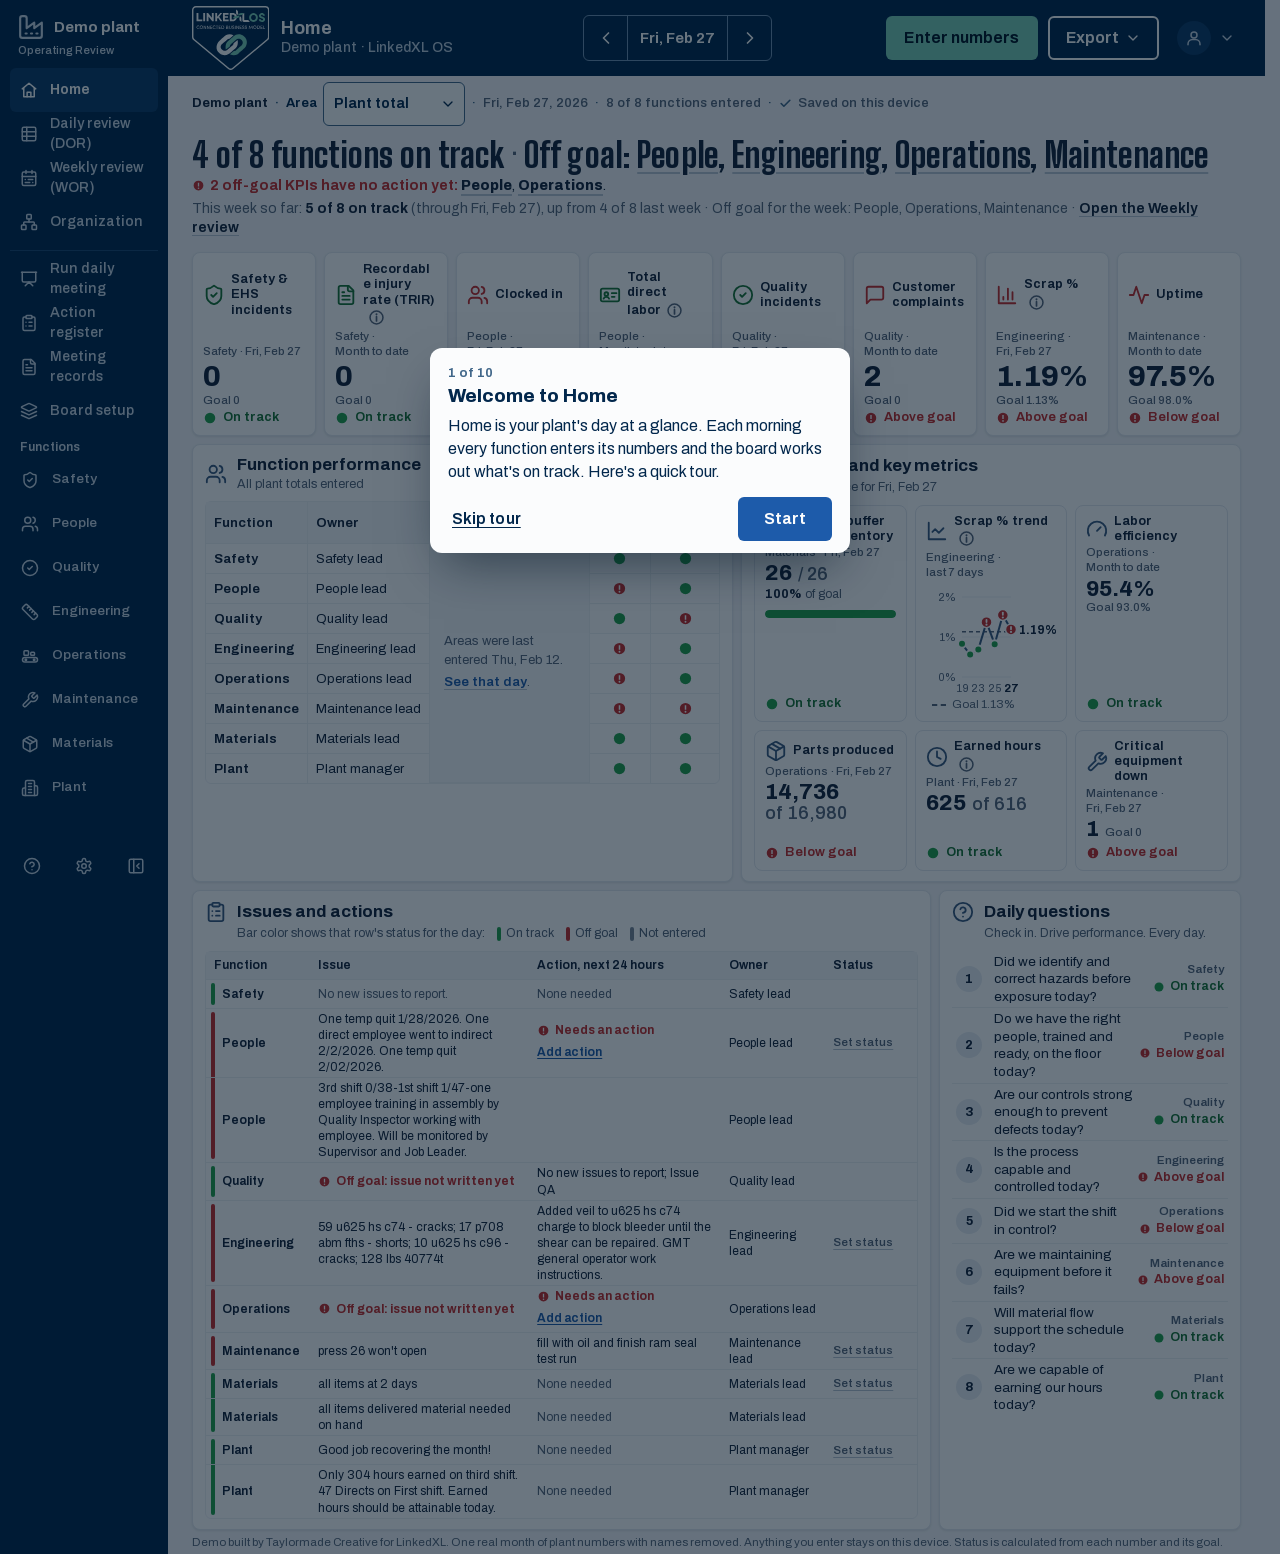
<file: demo/index.html>
<!doctype html>
<html lang="en">
<head>
  <meta charset="utf-8">
  <script>window.DOR_BUILD='20261123-135808'</script><script>window.DOR_COPY='demo'</script>
  <meta name="robots" content="noindex, nofollow">
  <meta name="viewport" content="width=device-width, initial-scale=1, viewport-fit=cover">
  <title>Daily Operating Review · LinkedXL OS</title>
  <meta name="description" content="The Daily Operating Review as a dashboard: every KPI against its goal, every miss with an owner and a next-24-hour action. A demo on a real plant's February numbers, by Taylormade Creative for LinkedXL OS.">
  <meta property="og:type" content="website">
  <meta property="og:site_name" content="LinkedXL OS">
  <meta property="og:title" content="Daily Operating Review dashboard · LinkedXL OS">
  <meta property="og:description" content="The Daily Operating Review as a dashboard: every KPI against its goal, every miss with an owner and a next-24-hour action. A demo on a real plant's February numbers, by Taylormade Creative for LinkedXL OS.">
  <meta property="og:url" content="https://taylormadecreative.github.io/daily-operating-review/demo/">
  <meta name="twitter:card" content="summary">
  <link rel="icon" href="assets/brand/linkedxl-os-logo.svg" type="image/svg+xml">
  <script>
    // Home (dashboard) by default; ?view=dor the DOR board, ?view=wor the Weekly review, ?view=org the
    // Organization. All four share one sidebar shell. Set before first paint.
    var pageView = new URLSearchParams(location.search).get('view');
    document.documentElement.dataset.view = ['dor', 'wor', 'org'].indexOf(pageView) >= 0 ? pageView : 'home';
    // The sidebar as an icon rail, when this device chose it (js/shell.js keeps it). Before first paint, so it never jumps.
    try { if (localStorage.getItem('demo.side.v1') === 'rail') document.documentElement.dataset.side = 'rail'; } catch (e) { /* storage blocked: full sidebar */ }
    // DOR board layout: the client's v2 (10/12) by default; ?layout=classic keeps the v1 ledger for rollback.
    document.documentElement.dataset.layout = new URLSearchParams(location.search).get('layout') === 'classic' ? 'classic' : 'v2';
    // Customize: paint the saved look before first paint. js/customize.js keeps this cache. Only its own
    // switches (the data-cz-* keys, each one of its known words) and its --cz-* colors (hex values) are
    // read from it; anything else in the cache is ignored, so it can't set the view, the layout or other CSS.
    try {
      var cz = JSON.parse(localStorage.getItem('demo.customize.paint.v1') || 'null');
      if (cz && typeof cz === 'object') {
        var czOk = { czPlace: 'cell row words', czStrength: 'solid soft strong', czSize: 'standard large', czTrend: 'on off', czNotes: 'on off', czQuestion: 'on off', czHeader: 'light dark', czHeaderRule: 'on off' };
        var czAttrs = cz.attrs && typeof cz.attrs === 'object' ? cz.attrs : {};
        Object.keys(czOk).forEach(function (k) {
          var v = Object.prototype.hasOwnProperty.call(czAttrs, k) ? czAttrs[k] : null;
          if (typeof v === 'string' && czOk[k].split(' ').indexOf(v) >= 0) document.documentElement.dataset[k] = v;
        });
        var czDecl = typeof cz.css === 'string' ? cz.css.match(/--cz-[a-z0-9-]{1,24}:\s*#[0-9a-fA-F]{3,8}(?![0-9a-zA-Z])/g) : null;
        if (czDecl) { var st = document.createElement('style'); st.id = 'cz-vars'; st.textContent = ':root[data-view="dor"] {\n  ' + czDecl.join(';\n  ') + ';\n}'; document.head.appendChild(st); }
      }
    } catch (e) { /* storage blocked: defaults */ }
  </script>
  <link rel="preload" href="assets/fonts/BigShouldersDisplay-var.woff2" as="font" type="font/woff2" crossorigin>
  <link rel="preload" href="assets/fonts/Archivo-var.woff2" as="font" type="font/woff2" crossorigin>
  <link rel="stylesheet" href="css/fonts.css?v=20261123-135808">
  <link rel="stylesheet" href="css/tokens.css?v=20261123-135808">
  <link rel="stylesheet" href="css/base.css?v=20261123-135808">
  <link rel="stylesheet" href="css/board.css?v=20261123-135808">
  <link rel="stylesheet" href="css/board-v2.css?v=20261123-135808">
  <link rel="stylesheet" href="css/components.css?v=20261123-135808">
  <link rel="stylesheet" href="css/detail.css?v=20261123-135808">
  <link rel="stylesheet" href="css/enter.css?v=20261123-135808">
  <link rel="stylesheet" href="css/meeting.css?v=20261123-135808">
  <link rel="stylesheet" href="css/home.css?v=20261123-135808">
  <link rel="stylesheet" href="css/customize.css?v=20261123-135808">
  <link rel="stylesheet" href="css/tour.css?v=20261123-135808">
  <link rel="stylesheet" href="css/actions.css?v=20261123-135808">
  <link rel="stylesheet" href="css/recorder.css?v=20261123-135808">
  <link rel="stylesheet" href="css/setup.css?v=20261123-135808">
  <link rel="stylesheet" href="css/shell.css?v=20261123-135808">
  <link rel="stylesheet" href="css/org.css?v=20261123-135808">
  <link rel="stylesheet" href="css/wor.css?v=20261123-135808">
  <link rel="stylesheet" href="css/header.css?v=20261123-135808">
  <link rel="stylesheet" href="css/pilot.css?v=20261123-135808">
  <script type="module" src="js/app.js?v=20261123-135808"></script>
</head>
<body>
  <svg class="sprite" aria-hidden="true" focusable="false">
    <symbol id="g-on" viewBox="0 0 20 20">
      <circle cx="10" cy="10" r="7.5" fill="currentColor"/>
    </symbol>
    <symbol id="g-off" viewBox="0 0 20 20">
      <path fill="currentColor" fill-rule="evenodd" d="M10 2.5a7.5 7.5 0 1 1 0 15a7.5 7.5 0 1 1 0-15Z M9 5.6h2v6H9Z M10 13a1.25 1.25 0 1 1 0 2.5a1.25 1.25 0 1 1 0-2.5Z"/>
    </symbol>
    <symbol id="g-missing" viewBox="0 0 20 20">
      <circle cx="10" cy="10" r="6.6" fill="none" stroke="currentColor" stroke-width="2"/>
    </symbol>
    <symbol id="g-untracked" viewBox="0 0 20 20">
      <circle cx="10" cy="10" r="6.6" fill="none" stroke="currentColor" stroke-width="2" stroke-dasharray="2.6 2.6"/>
    </symbol>
    <symbol id="g-nogoal" viewBox="0 0 20 20">
      <path d="M10 3.2 16.8 10 10 16.8 3.2 10Z" fill="none" stroke="currentColor" stroke-width="2" stroke-linejoin="round"/>
    </symbol>
    <symbol id="g-idle" viewBox="0 0 20 20">
      <rect x="4.8" y="4" width="3.6" height="12" rx="1.1" fill="currentColor"/>
      <rect x="11.6" y="4" width="3.6" height="12" rx="1.1" fill="currentColor"/>
    </symbol>
    <symbol id="g-prev" viewBox="0 0 20 20">
      <path d="M12.4 4.2L6.6 10l5.8 5.8" fill="none" stroke="currentColor" stroke-width="2.4" stroke-linecap="round" stroke-linejoin="round"/>
    </symbol>
    <symbol id="g-next" viewBox="0 0 20 20">
      <path d="M7.6 4.2l5.8 5.8-5.8 5.8" fill="none" stroke="currentColor" stroke-width="2.4" stroke-linecap="round" stroke-linejoin="round"/>
    </symbol>
    <symbol id="g-close" viewBox="0 0 20 20">
      <path d="M5 5l10 10M15 5L5 15" fill="none" stroke="currentColor" stroke-width="2.2" stroke-linecap="round"/>
    </symbol>
    <symbol id="g-external" viewBox="0 0 20 20">
      <path d="M8 4.5H4.5v11h11V12M11 4.5h4.5V9M15.2 4.8L9 11" fill="none" stroke="currentColor" stroke-width="2" stroke-linecap="round" stroke-linejoin="round"/>
    </symbol>
    <symbol id="g-info" viewBox="0 0 20 20">
      <circle cx="10" cy="10" r="7.6" fill="none" stroke="currentColor" stroke-width="1.8"/>
      <path d="M10 9v5" stroke="currentColor" stroke-width="2" stroke-linecap="round"/>
      <circle cx="10" cy="6.3" r="1.2" fill="currentColor"/>
    </symbol>
    <symbol id="lx-badge" viewBox="0 0 153.85 127.21"> <g> <path style="fill:var(--logo-mint)" d="M67.31,86.68s-2.75-10.9,4.46-16.97,11.76-10.05,11.76-10.05c0,0,9.48-7.87,19.72.47,9.37,7.63,6.08,19.46.3,24.55-3.17,2.79-11.39,10.14-11.39,10.14,0,0-6.54,5.88-16.78,1.33l7.96-6.92s1.71.57,4.17-1.42,11.28-9.76,11.28-9.76c0,0,5.08-5.24-.19-10.52-4.82-4.83-9.86-1.23-9.86-1.23l-11.05,9.39s-2.31,1.8-2.5,4.65l-7.87,6.35Z"/> <path style="fill:var(--logo-navy)" d="M90.66,67.51s2.75,10.9-4.46,16.97c-7.21,6.07-11.76,10.05-11.76,10.05,0,0-9.48,7.87-19.72-.47-9.37-7.63-6.08-19.46-.3-24.55,3.17-2.79,11.39-10.14,11.39-10.14,0,0,6.54-5.88,16.78-1.33l-7.96,6.92s-1.71-.57-4.17,1.42-11.28,9.76-11.28,9.76c0,0-5.08,5.24.19,10.52,4.82,4.83,9.86,1.23,9.86,1.23l11.05-9.39s2.31-1.8,2.5-4.65l7.87-6.35Z"/> <path style="fill:var(--logo-navy)" d="M76.92,127.21c-1.77,0-3.55-.6-4.99-1.81L2.8,67.77c-1.78-1.49-2.8-3.67-2.8-5.99V7.8C0,3.5,3.5,0,7.8,0h138.25c4.3,0,7.8,3.5,7.8,7.8v53.98c0,2.32-1.02,4.5-2.8,5.99l-69.13,57.63c-1.45,1.21-3.22,1.81-4.99,1.81ZM7.8,2.85c-2.73,0-4.95,2.22-4.95,4.95v53.98c0,1.47.65,2.86,1.78,3.8l69.13,57.63c1.83,1.53,4.5,1.53,6.33,0l69.13-57.63.91,1.1-.91-1.1c1.13-.94,1.78-2.33,1.78-3.8V7.8c0-2.73-2.22-4.95-4.95-4.95H7.8Z"/> <g> <path style="fill:var(--logo-navy)" d="M9,30.19V14.14h3.71v12.79h7.78v3.26h-11.48Z"/> <path style="fill:var(--logo-navy)" d="M22.32,30.19V14.14h3.71v16.05h-3.71Z"/> <path style="fill:var(--logo-navy)" d="M32.81,21.01v9.18h-3.71V14.14h2.89l7.48,9.43v-9.43h3.71v16.05h-2.98l-7.39-9.18Z"/> <path style="fill:var(--logo-navy)" d="M46.25,30.19V14.14h3.71v7.23l6.19-7.23h3.84l-6.01,7.17,6.42,8.88h-3.91l-4.7-6.8-1.83,1.99v4.81h-3.71Z"/> <path style="fill:var(--logo-navy)" d="M72.84,26.93v3.26h-11.28V14.14h11.08v3.26h-7.37v3.12h6.33v3.01h-6.33v3.41h7.57Z"/> <path style="fill:var(--logo-navy)" d="M75.14,30.19V14.14h5.99c1.33,0,2.49.21,3.48.63.99.42,1.83.99,2.5,1.72.67.72,1.18,1.57,1.51,2.54.34.97.51,2.01.51,3.11,0,1.22-.19,2.32-.57,3.31-.38.99-.92,1.83-1.62,2.53-.7.7-1.54,1.24-2.53,1.63-.99.38-2.08.58-3.29.58h-5.99ZM85.36,22.14c0-.71-.09-1.35-.28-1.93-.19-.58-.46-1.08-.83-1.5-.36-.42-.81-.75-1.33-.97-.53-.23-1.12-.34-1.79-.34h-2.28v9.54h2.28c.68,0,1.28-.12,1.81-.36.53-.24.97-.58,1.32-1.01.35-.43.62-.93.81-1.51.19-.58.28-1.22.28-1.91Z"/> </g> <path style="fill:var(--logo-mint)" d="M97.78,17.64l2.74-.1,3.33-3.84c-1.03.03-3.32.09-6.43.13-4.29.06-6.46,4.69-6.46,4.69l4.6.03c.89-.95,2.22-.91,2.22-.91Z"/> <path style="fill:var(--logo-mint)" d="M95.06,19.64l-4.6-.03c-.89.95-2.22.91-2.22.91l-3.99.07-3.16,3.85c.29.03.47.03.47.03,0,0,2.75-.09,7.04-.14,4.29-.06,6.46-4.69,6.46-4.69Z"/> <path style="fill:var(--logo-navy)" d="M92.29,15.15c-.95-.89-.91-2.22-.91-2.22l-.05-2.89-3.89-3.19c.03,1.03.09,3.32.13,6.43.03,2.29,1.26,3.89,2.49,4.96.65-1.86,2.23-3.1,2.23-3.1Z"/> <path style="fill:var(--logo-navy)" d="M93.5,23.29c.95.89.91,2.22.91,2.22l.05,2.89,3.89,3.19c-.03-1.03-.09-3.32-.13-6.43-.03-2.29-1.07-3.91-2.31-4.98-.65,1.86-2.41,3.12-2.41,3.12Z"/> <path style="fill:var(--logo-navy)" d="M111.77,28.07h-7.92v-14.37l-3.69,3.84v11.45h.03c.13,1.45,1.34,2.6,2.83,2.6h11.95l-3.2-3.52Z"/> <g> <path style="fill:var(--logo-mint)" d="M117.91,30.47c-1.33-.79-2.37-1.86-3.13-3.21-.76-1.34-1.14-2.8-1.14-4.37s.38-3.03,1.15-4.37c.77-1.34,1.81-2.41,3.12-3.19,1.31-.79,2.76-1.18,4.35-1.18s3,.39,4.32,1.18,2.37,1.85,3.13,3.19,1.14,2.8,1.14,4.37-.38,3.03-1.14,4.37c-.76,1.34-1.81,2.41-3.13,3.21s-2.77,1.19-4.32,1.19-3.02-.4-4.35-1.19ZM124.73,27.34c.73-.46,1.29-1.08,1.68-1.85s.59-1.63.59-2.57-.2-1.81-.59-2.59c-.39-.78-.95-1.4-1.68-1.85-.73-.46-1.56-.69-2.49-.69s-1.76.23-2.47.69c-.71.46-1.27,1.08-1.67,1.85-.4.78-.6,1.64-.6,2.59s.2,1.79.6,2.57c.4.78.96,1.4,1.67,1.85.71.46,1.54.69,2.47.69s1.76-.23,2.49-.69Z"/> <path style="fill:var(--logo-mint)" d="M135.84,31c-.93-.44-1.65-1.06-2.16-1.85-.52-.79-.77-1.71-.77-2.74h3.86c0,.36.11.69.32.99.21.3.51.54.88.7s.78.25,1.2.25.81-.07,1.14-.21c.34-.14.6-.34.79-.6.19-.26.28-.57.28-.93s-.14-.71-.4-1.01c-.27-.29-.76-.54-1.46-.74l-2.01-.64c-1.67-.46-2.83-1.13-3.48-2.03s-.97-1.84-.97-2.84.26-1.9.79-2.69c.52-.79,1.24-1.41,2.14-1.85.9-.44,1.91-.66,3.02-.66s2.08.21,2.95.63,1.55,1.02,2.05,1.82c.5.8.75,1.72.75,2.79h-3.83c0-.52-.17-.97-.5-1.33-.34-.36-.82-.54-1.46-.54-.39,0-.74.08-1.04.23-.3.16-.54.36-.71.63-.17.26-.26.55-.26.86,0,.28.11.56.34.85.23.29.68.54,1.35.75l1.77.54c1.47.48,2.65,1.09,3.54,1.84.88.75,1.33,1.82,1.33,3.19,0,1.16-.29,2.14-.88,2.92-.59.79-1.36,1.37-2.3,1.76-.94.38-1.96.58-3.06.58-1.2,0-2.26-.22-3.18-.66Z"/> </g> <g> <path style="fill:var(--logo-ink)" d="M10.65,45.19c-.5-.3-.9-.71-1.2-1.22-.3-.51-.45-1.07-.45-1.68s.15-1.17.45-1.68c.3-.52.7-.93,1.2-1.24s1.05-.46,1.66-.46c.51,0,.98.1,1.41.3s.79.48,1.09.85l-.69.57c-.22-.26-.49-.46-.8-.61-.31-.15-.64-.23-1-.23-.43,0-.82.11-1.19.34-.36.23-.65.53-.86.92-.21.39-.32.8-.32,1.24s.11.85.32,1.23c.21.38.5.68.85.91.36.22.76.34,1.2.34.35,0,.68-.08,1-.23.31-.15.58-.36.8-.61l.69.57c-.3.36-.66.65-1.09.85-.43.2-.9.3-1.41.3-.6,0-1.16-.15-1.66-.45Z"/> <path style="fill:var(--logo-ink)" d="M17.06,45.19c-.51-.3-.91-.71-1.19-1.22s-.43-1.07-.43-1.68.14-1.17.43-1.69c.29-.52.69-.93,1.19-1.23.51-.31,1.06-.46,1.67-.46s1.16.15,1.66.46.9.72,1.19,1.23c.29.52.44,1.08.44,1.69s-.15,1.16-.44,1.68c-.29.51-.69.92-1.19,1.22-.5.3-1.06.45-1.66.45s-1.16-.15-1.67-.45ZM19.91,44.43c.36-.22.64-.53.85-.91s.31-.79.31-1.23-.1-.85-.31-1.24c-.21-.39-.49-.69-.85-.92-.36-.23-.75-.34-1.19-.34s-.83.11-1.19.34c-.36.23-.64.53-.85.92-.21.39-.31.8-.31,1.24s.1.85.31,1.23.49.68.85.91c.36.22.75.34,1.19.34s.83-.11,1.19-.34Z"/> <path style="fill:var(--logo-ink)" d="M23.34,39.03h.93l3.06,5.11h-.21v-5.11h.94v6.5h-.9l-3.1-5.14h.22v5.14h-.95v-6.5Z"/> <path style="fill:var(--logo-ink)" d="M29.83,39.03h.93l3.06,5.11h-.21v-5.11h.94v6.5h-.9l-3.1-5.14h.22v5.14h-.95v-6.5Z"/> <path style="fill:var(--logo-ink)" d="M36.31,39.03h3.88v.87h-3.32l.39-.39v5.54l-.39-.39h3.43v.87h-3.98v-6.5ZM36.9,41.9h2.92v.87h-2.92v-.87Z"/> <path style="fill:var(--logo-ink)" d="M42.7,45.19c-.5-.3-.9-.71-1.2-1.22-.3-.51-.45-1.07-.45-1.68s.15-1.17.45-1.68c.3-.52.7-.93,1.2-1.24s1.05-.46,1.66-.46c.51,0,.98.1,1.41.3s.79.48,1.09.85l-.69.57c-.22-.26-.49-.46-.8-.61-.31-.15-.64-.23-1-.23-.43,0-.82.11-1.19.34-.36.23-.65.53-.86.92-.21.39-.32.8-.32,1.24s.11.85.32,1.23c.21.38.5.68.85.91.36.22.76.34,1.2.34.35,0,.68-.08,1-.23.31-.15.58-.36.8-.61l.69.57c-.3.36-.66.65-1.09.85-.43.2-.9.3-1.41.3-.6,0-1.16-.15-1.66-.45Z"/> <path style="fill:var(--logo-ink)" d="M47.32,39.03h4.84v.87h-4.84v-.87ZM49.27,39.73h.95v5.8h-.95v-5.8Z"/> <path style="fill:var(--logo-ink)" d="M53.23,39.03h3.88v.87h-3.32l.39-.39v5.54l-.39-.39h3.43v.87h-3.98v-6.5ZM53.83,41.9h2.92v.87h-2.92v-.87Z"/> <path style="fill:var(--logo-ink)" d="M58.58,39.03h2.54c.6,0,1.13.14,1.57.42.44.28.78.67,1.01,1.17s.35,1.05.35,1.68-.12,1.17-.35,1.66-.58.88-1.01,1.16c-.44.28-.96.42-1.57.42h-2.54v-6.5ZM59.14,44.66h1.97c.41,0,.77-.1,1.08-.31.3-.2.53-.49.68-.84.15-.36.23-.76.23-1.22s-.08-.86-.23-1.22c-.15-.36-.38-.65-.68-.86-.3-.21-.66-.32-1.08-.32h-1.97l.39-.39v5.54l-.39-.39Z"/> <path style="fill:var(--logo-ink)" d="M67.77,39.03h2.47c.36,0,.68.07.95.2.27.14.48.33.62.58s.22.55.22.88c0,.36-.09.68-.28.95-.19.27-.49.44-.91.5l.04-.11c.3,0,.57.07.8.23s.4.37.52.62.18.52.18.81c0,.31-.08.61-.23.89-.15.28-.38.51-.67.68-.29.17-.64.26-1.03.26h-2.68v-6.5ZM68.34,44.66h1.93c.25,0,.46-.05.63-.14.17-.09.3-.22.39-.39s.14-.34.14-.53-.04-.36-.12-.53-.2-.3-.37-.4c-.17-.1-.38-.15-.63-.15h-1.87v-.82h1.8c.27,0,.48-.08.62-.25s.22-.39.22-.66-.08-.5-.23-.66-.36-.25-.63-.25h-1.89l.39-.39v5.54l-.39-.39Z"/> <path style="fill:var(--logo-ink)" d="M74.85,45.36c-.36-.19-.66-.46-.87-.82-.22-.36-.33-.77-.33-1.24v-4.28h.95v4.27c0,.32.06.59.19.81.13.22.3.38.52.48.22.1.46.16.73.16s.51-.05.73-.16c.22-.1.39-.26.52-.48s.19-.49.19-.81v-4.27h.95v4.28c0,.47-.11.89-.33,1.24-.22.36-.51.63-.87.82-.36.19-.76.28-1.2.28s-.83-.09-1.2-.28Z"/> <path style="fill:var(--logo-ink)" d="M80.83,45.37c-.35-.18-.62-.42-.82-.73s-.29-.63-.29-.97h.93c.01.18.08.36.19.53.12.17.28.31.48.42.2.11.44.16.7.16s.48-.05.67-.15c.19-.1.33-.23.43-.39.1-.16.15-.33.15-.51,0-.27-.1-.48-.3-.64-.2-.16-.46-.28-.77-.37l-.82-.21c-.62-.16-1.04-.39-1.26-.7-.23-.31-.34-.64-.34-1s.1-.69.29-.98c.19-.29.46-.51.79-.67s.69-.25,1.07-.25.74.08,1.06.24c.31.16.57.38.75.67s.28.63.27,1.01h-.93c0-.31-.11-.56-.33-.75s-.5-.29-.85-.29c-.2,0-.39.04-.58.13-.18.08-.33.21-.43.37-.11.16-.16.34-.16.52,0,.16.06.32.18.48.12.15.36.28.72.38l.83.23c.57.15,1.01.37,1.32.67s.46.67.46,1.12c0,.36-.09.69-.27.99-.18.3-.44.54-.77.71s-.71.26-1.15.26-.85-.09-1.2-.27Z"/> <path style="fill:var(--logo-ink)" d="M85.52,39.03h.95v6.5h-.95v-6.5Z"/> <path style="fill:var(--logo-ink)" d="M88.23,39.03h.93l3.06,5.11h-.21v-5.11h.94v6.5h-.9l-3.1-5.14h.22v5.14h-.95v-6.5Z"/> <path style="fill:var(--logo-ink)" d="M94.71,39.03h3.88v.87h-3.32l.39-.39v5.54l-.39-.39h3.43v.87h-3.98v-6.5ZM95.31,41.9h2.92v.87h-2.92v-.87Z"/> <path style="fill:var(--logo-ink)" d="M100.76,45.37c-.35-.18-.62-.42-.82-.73s-.29-.63-.29-.97h.93c.01.18.08.36.19.53.12.17.28.31.48.42.2.11.44.16.7.16s.48-.05.67-.15c.19-.1.33-.23.43-.39.1-.16.15-.33.15-.51,0-.27-.1-.48-.3-.64-.2-.16-.46-.28-.77-.37l-.82-.21c-.62-.16-1.04-.39-1.26-.7-.23-.31-.34-.64-.34-1s.1-.69.29-.98c.19-.29.46-.51.79-.67s.69-.25,1.07-.25.74.08,1.06.24c.31.16.57.38.75.67s.28.63.27,1.01h-.93c0-.31-.11-.56-.33-.75s-.5-.29-.85-.29c-.2,0-.39.04-.58.13-.18.08-.33.21-.43.37-.11.16-.16.34-.16.52,0,.16.06.32.18.48.12.15.36.28.72.38l.83.23c.57.15,1.01.37,1.32.67s.46.67.46,1.12c0,.36-.09.69-.27.99-.18.3-.44.54-.77.71s-.71.26-1.15.26-.85-.09-1.2-.27Z"/> <path style="fill:var(--logo-ink)" d="M106.16,45.37c-.35-.18-.62-.42-.82-.73s-.29-.63-.29-.97h.93c.01.18.08.36.19.53.12.17.28.31.48.42.2.11.44.16.7.16s.48-.05.67-.15c.19-.1.33-.23.43-.39.1-.16.15-.33.15-.51,0-.27-.1-.48-.3-.64-.2-.16-.46-.28-.77-.37l-.82-.21c-.62-.16-1.04-.39-1.26-.7-.23-.31-.34-.64-.34-1s.1-.69.29-.98c.19-.29.46-.51.79-.67s.69-.25,1.07-.25.74.08,1.06.24c.31.16.57.38.75.67s.28.63.27,1.01h-.93c0-.31-.11-.56-.33-.75s-.5-.29-.85-.29c-.2,0-.39.04-.58.13-.18.08-.33.21-.43.37-.11.16-.16.34-.16.52,0,.16.06.32.18.48.12.15.36.28.72.38l.83.23c.57.15,1.01.37,1.32.67s.46.67.46,1.12c0,.36-.09.69-.27.99-.18.3-.44.54-.77.71s-.71.26-1.15.26-.85-.09-1.2-.27Z"/> <path style="fill:var(--logo-ink)" d="M113.64,39.03h.86l2.43,5.09h-.36l2.43-5.09h.86l.79,6.5h-.93l-.63-5.19.24.05-2.15,4.43h-.81l-2.17-4.43.24-.05-.62,5.19h-.93l.78-6.5Z"/> <path style="fill:var(--logo-ink)" d="M123.22,45.19c-.51-.3-.91-.71-1.19-1.22s-.43-1.07-.43-1.68.14-1.17.43-1.69c.29-.52.69-.93,1.19-1.23.51-.31,1.06-.46,1.67-.46s1.16.15,1.66.46.9.72,1.19,1.23c.29.52.44,1.08.44,1.69s-.15,1.16-.44,1.68c-.29.51-.69.92-1.19,1.22-.5.3-1.06.45-1.66.45s-1.16-.15-1.67-.45ZM126.08,44.43c.36-.22.64-.53.85-.91s.31-.79.31-1.23-.1-.85-.31-1.24c-.21-.39-.49-.69-.85-.92-.36-.23-.75-.34-1.19-.34s-.83.11-1.19.34c-.36.23-.64.53-.85.92-.21.39-.31.8-.31,1.24s.1.85.31,1.23.49.68.85.91c.36.22.75.34,1.19.34s.83-.11,1.19-.34Z"/> <path style="fill:var(--logo-ink)" d="M129.5,39.03h2.54c.6,0,1.13.14,1.57.42.44.28.78.67,1.01,1.17s.35,1.05.35,1.68-.12,1.17-.35,1.66-.58.88-1.01,1.16c-.44.28-.96.42-1.57.42h-2.54v-6.5ZM130.07,44.66h1.97c.41,0,.77-.1,1.08-.31.3-.2.53-.49.68-.84.15-.36.23-.76.23-1.22s-.08-.86-.23-1.22c-.15-.36-.38-.65-.68-.86-.3-.21-.66-.32-1.08-.32h-1.97l.39-.39v5.54l-.39-.39Z"/> <path style="fill:var(--logo-ink)" d="M136.34,39.03h3.88v.87h-3.32l.39-.39v5.54l-.39-.39h3.43v.87h-3.98v-6.5ZM136.93,41.9h2.92v.87h-2.92v-.87Z"/> <path style="fill:var(--logo-ink)" d="M141.68,39.03h.95v6.02l-.39-.39h3.01v.87h-3.58v-6.5Z"/> </g> </g> </symbol>
    </svg>

  <!-- One shell for every page: the navy sidebar (a top bar and drawer on a phone) beside Home, the DOR board,
       the Weekly review and the Organization. css/shell.css lays it out; html[data-view] says which page shows. -->
  <div class="shell">
    <a class="skip-link" href="#home" data-skip>Skip to Home</a>
    <aside class="side" aria-label="Plant navigation">
      <div class="side-brand">
        <svg class="i side-brand-icon" viewBox="0 0 24 24" fill="none" stroke="currentColor" stroke-width="2" stroke-linecap="round" stroke-linejoin="round" aria-hidden="true"><path d="M2 20a2 2 0 0 0 2 2h16a2 2 0 0 0 2-2V8l-7 5V8l-7 5V4a2 2 0 0 0-2-2H4a2 2 0 0 0-2 2Z"/><path d="M17 18h1M12 18h1M7 18h1"/></svg>
        <span class="side-lx"><svg class="side-badge" viewBox="0 0 153.85 127.21" aria-hidden="true" focusable="false"><use href="#lx-badge"></use></svg><span class="sr-only">Powered by LinkedXL OS</span></span>
        <span class="side-brand-text"><span class="side-brand-name" data-plant-name>Demo plant</span><span class="side-brand-sub">Operating Review</span></span>
        <button class="side-menu-btn" type="button" data-open-drawer aria-label="Open menu" aria-haspopup="dialog">
          <svg class="i" viewBox="0 0 24 24" fill="none" stroke="currentColor" stroke-width="2" stroke-linecap="round" aria-hidden="true"><path d="M4 6h16M4 12h16M4 18h16"/></svg>
        </button>
      </div>
      <nav class="side-nav" data-side-nav aria-label="Pages and functions"></nav>
      <div class="side-bottom">
        <button class="side-link side-tour" type="button" data-start-tour title="How it works">
          <svg class="i" viewBox="0 0 24 24" fill="none" stroke="currentColor" stroke-width="2" stroke-linecap="round" stroke-linejoin="round" aria-hidden="true"><circle cx="12" cy="12" r="10"/><path d="M9.09 9a3 3 0 0 1 5.83 1c0 2-3 3-3 3"/><path d="M12 17h.01"/></svg>
          <span class="side-text">How it works</span>
        </button>
        <button class="side-link side-settings" type="button" data-settings aria-haspopup="dialog" aria-expanded="false" title="Settings">
          <svg class="i" viewBox="0 0 24 24" fill="none" stroke="currentColor" stroke-width="2" stroke-linecap="round" stroke-linejoin="round" aria-hidden="true"><path d="M12.22 2h-.44a2 2 0 0 0-2 2v.18a2 2 0 0 1-1 1.73l-.43.25a2 2 0 0 1-2 0l-.15-.08a2 2 0 0 0-2.73.73l-.22.38a2 2 0 0 0 .73 2.73l.15.1a2 2 0 0 1 1 1.72v.51a2 2 0 0 1-1 1.74l-.15.09a2 2 0 0 0-.73 2.73l.22.38a2 2 0 0 0 2.73.73l.15-.08a2 2 0 0 1 2 0l.43.25a2 2 0 0 1 1 1.73V20a2 2 0 0 0 2 2h.44a2 2 0 0 0 2-2v-.18a2 2 0 0 1 1-1.73l.43-.25a2 2 0 0 1 2 0l.15.08a2 2 0 0 0 2.73-.73l.22-.39a2 2 0 0 0-.73-2.73l-.15-.08a2 2 0 0 1-1-1.74v-.5a2 2 0 0 1 1-1.74l.15-.09a2 2 0 0 0 .73-2.73l-.22-.38a2 2 0 0 0-2.73-.73l-.15.08a2 2 0 0 1-2 0l-.43-.25a2 2 0 0 1-1-1.73V4a2 2 0 0 0-2-2z"/><circle cx="12" cy="12" r="3"/></svg>
          <span class="side-text">Settings</span>
        </button>
        <!-- Icon rail or full sidebar, remembered on this device (js/shell.js). Shown where both fit: 1280 and wider. -->
        <button class="side-link side-collapse" type="button" data-side-toggle aria-label="Collapse menu" title="Collapse menu">
          <svg class="i side-collapse-shut" viewBox="0 0 24 24" fill="none" stroke="currentColor" stroke-width="2" stroke-linecap="round" stroke-linejoin="round" aria-hidden="true"><rect x="3" y="3" width="18" height="18" rx="2"/><path d="M9 3v18"/><path d="m16 15-3-3 3-3"/></svg>
          <svg class="i side-collapse-open" viewBox="0 0 24 24" fill="none" stroke="currentColor" stroke-width="2" stroke-linecap="round" stroke-linejoin="round" aria-hidden="true"><rect x="3" y="3" width="18" height="18" rx="2"/><path d="M9 3v18"/><path d="m14 9 3 3-3 3"/></svg>
          <span class="side-text" aria-hidden="true">Collapse menu</span>
        </button>
        <a class="side-powered" href="https://cbm.linkedxl.com/login" target="_blank" rel="noopener noreferrer">
          <span class="side-powered-text">Powered by</span>
          <svg class="side-badge" viewBox="0 0 153.85 127.21" aria-hidden="true" focusable="false"><use href="#lx-badge"></use></svg>
          <span class="sr-only">LinkedXL OS (opens in a new tab)</span>
        </a>
      </div>
    </aside>

  <div class="home-app">
    <!-- One page header on every page (Home, DOR board, Weekly review, Organization): the navy band with the
         LinkedXL OS badge, the page's name and plant, its day or week control, then its main and second button. -->
    <header class="h-header pghead">
      <div class="h-head-inner pghead-inner">
        <div class="pg-brand">
          <svg class="brand-badge pg-badge" viewBox="0 0 153.85 127.21" aria-hidden="true" focusable="false"><use href="#lx-badge"></use></svg>
          <div class="pg-titles h-titles">
            <h1 class="pg-title h-title" data-home-title>Home</h1>
            <p class="pg-sub" data-home-plant>Demo plant · LinkedXL OS</p>
          </div>
        </div>
        <nav class="h-date period" aria-label="Production day">
          <button class="h-date-btn period-step" type="button" data-home-prev aria-label="Previous day">
            <svg class="i" viewBox="0 0 24 24" fill="none" stroke="currentColor" stroke-width="2" stroke-linecap="round" stroke-linejoin="round" aria-hidden="true"><path d="m15 18-6-6 6-6"/></svg>
          </button>
          <span class="h-date-pick">
            <button class="h-date-label period-label" type="button" data-date-pick aria-describedby="date-pick-hint">
              <svg class="i" viewBox="0 0 24 24" fill="none" stroke="currentColor" stroke-width="2" stroke-linecap="round" stroke-linejoin="round" aria-hidden="true"><rect x="3" y="4" width="18" height="18" rx="2"/><path d="M16 2v4M8 2v4M3 10h18"/></svg>
              <time data-home-date datetime=""></time>
            </button>
            <span class="sr-only" id="date-pick-hint">Choose a production day</span>
            <!-- Native picker, limited to the month's data. On touch screens it sits over the button so a tap opens it directly.
                 Hidden from screen readers: the button above is the one "Production day" control they hear. -->
            <input class="h-date-input" type="date" data-date-input tabindex="-1" aria-hidden="true">
          </span>
          <button class="h-date-btn period-step" type="button" data-home-next aria-label="Next day">
            <svg class="i" viewBox="0 0 24 24" fill="none" stroke="currentColor" stroke-width="2" stroke-linecap="round" stroke-linejoin="round" aria-hidden="true"><path d="m9 18 6-6-6-6"/></svg>
          </button>
        </nav>
        <div class="h-actions pg-actions">
          <a class="btn btn--mint h-enter" href="#enter" data-enter>Enter numbers</a>
          <button class="btn btn--outline-light h-export" type="button" data-export-toggle aria-haspopup="menu" aria-expanded="false" aria-controls="export-menu">
            <span>Export</span>
            <svg class="i i--chev" viewBox="0 0 24 24" fill="none" stroke="currentColor" stroke-width="2" stroke-linecap="round" stroke-linejoin="round" aria-hidden="true"><path d="m6 9 6 6 6-6"/></svg>
          </button>
        </div>
        <button class="h-chip pghead-menu" type="button" data-chip aria-haspopup="dialog" aria-expanded="false"></button>
      </div>
    </header>
    <div class="h-wrap">
      <main id="home" class="h-main" tabindex="-1">
        <div class="scope" data-scope></div>
        <section class="h-answer" aria-label="The day in one line">
          <p class="h-summary" data-home-summary aria-live="polite"></p>
          <p class="h-needs" data-home-needs hidden></p>
          <p class="h-week" data-home-week></p>
        </section>
        <p class="print-meta" data-print-meta></p>
        <p class="date-note h-date-note" data-date-note role="status" hidden></p>
        <section class="h-kpis" data-kpis></section>
        <div class="h-row h-row--2" data-row2></div>
        <div class="h-row h-row--3" data-row3></div>
        <footer class="h-foot">
          <p>Demo built by Taylormade Creative for LinkedXL. One real month of plant numbers with names removed. Anything you enter stays on this device. Status is calculated from each number and its goal.</p>
        </footer>
      </main>
    </div>

    <div class="h-mobilebar">
      <a class="btn btn--mint" href="#enter" data-enter>Enter numbers</a>
    </div>
  </div>

  <div class="app">
    <header class="topbar pghead">
      <div class="topbar-inner pghead-inner">
        <a class="brand pg-brand" href="./" data-nav-home aria-label="Daily Operating Review (DOR), LinkedXL OS. Go to Home">
          <svg class="brand-badge pg-badge" viewBox="0 0 153.85 127.21" aria-hidden="true" focusable="false"><use href="#lx-badge"></use></svg>
          <span class="brand-text pg-titles">
            <span class="brand-title pg-title">Daily Operating Review (DOR)</span>
            <span class="brand-plant pg-sub" data-plant>Demo plant</span>
          </span>
        </a>

        <nav class="datebar period" aria-label="Production day">
          <button class="icon-btn period-step" type="button" data-prev aria-label="Previous day">
            <svg class="icon" aria-hidden="true" focusable="false"><use href="#g-prev"></use></svg>
          </button>
          <span class="date-pick">
            <button class="date-label date-pick-btn period-label" type="button" data-board-date-pick aria-describedby="board-date-hint">
              <svg class="icon" viewBox="0 0 24 24" fill="none" stroke="currentColor" stroke-width="2" stroke-linecap="round" stroke-linejoin="round" aria-hidden="true" focusable="false"><rect x="3" y="4" width="18" height="18" rx="2"/><path d="M16 2v4M8 2v4M3 10h18"/></svg>
              <time data-board-date datetime=""></time>
            </button>
            <span class="sr-only" id="board-date-hint">Choose a production day</span>
            <!-- Native picker, limited to the month's data. On touch screens it sits over the button so a tap opens it directly. -->
            <input class="date-input" type="date" data-board-date-input tabindex="-1" aria-hidden="true">
          </span>
          <button class="icon-btn period-step" type="button" data-next aria-label="Next day">
            <svg class="icon" aria-hidden="true" focusable="false"><use href="#g-next"></use></svg>
          </button>
        </nav>

        <a class="topbar-home topbar-home--icon" href="./" data-nav-home aria-label="Home" title="Home">
          <svg class="icon" viewBox="0 0 24 24" fill="none" stroke="currentColor" stroke-width="2" stroke-linecap="round" stroke-linejoin="round" aria-hidden="true" focusable="false"><path d="M3 10.5 12 3l9 7.5"/><path d="M5 9.5V21h14V9.5"/><path d="M9.5 21v-6h5v6"/></svg>
        </a>
        <button class="topbar-home topbar-customize" type="button" data-customize>
          <svg class="icon" viewBox="0 0 24 24" fill="none" stroke="currentColor" stroke-width="2" stroke-linecap="round" stroke-linejoin="round" aria-hidden="true" focusable="false"><path d="M4 7h10M18 7h2M4 17h4M12 17h8"/><circle cx="16" cy="7" r="2"/><circle cx="10" cy="17" r="2"/></svg>Customize
        </button>
        <button class="topbar-home topbar-actions" type="button" data-open-actions>
          <svg class="icon" viewBox="0 0 24 24" fill="none" stroke="currentColor" stroke-width="2" stroke-linecap="round" stroke-linejoin="round" aria-hidden="true" focusable="false"><rect x="8" y="2" width="8" height="4" rx="1"/><path d="M16 4h2a2 2 0 0 1 2 2v14a2 2 0 0 1-2 2H6a2 2 0 0 1-2-2V6a2 2 0 0 1 2-2h2"/><path d="m9 14 2 2 4-4"/></svg>Action register
        </button>
        <button class="topbar-more pghead-menu" type="button" data-topbar-more aria-haspopup="menu" aria-expanded="false" aria-controls="dor-menu">
          <svg class="icon" viewBox="0 0 24 24" fill="none" stroke="currentColor" stroke-width="2" stroke-linecap="round" aria-hidden="true" focusable="false"><path d="M4 6h16M4 12h16M4 18h16"/></svg><span class="topbar-more-text">Menu</span>
        </button>
        <div class="actions pg-actions">
          <a class="btn btn--mint" href="#enter" data-enter>Enter numbers</a>
          <a class="btn btn--outline-light" href="#meeting/0" data-run-meeting>Run daily meeting</a>
        </div>
      </div>
    </header>

    <main id="board" class="board-page" tabindex="-1">
      <div class="scope" data-scope></div>
      <section class="summary" aria-label="Summary">
        <h1 class="summary-lead" data-summary-lead aria-live="polite"></h1>
        <div class="summary-line">
          <p class="summary-month" data-summary-month></p>
          <!-- The board's week on the Weekly review (js/board.js sets the link and its words). -->
          <a class="btn btn--text howto-btn week-link" href="./?view=wor" data-week-link>This week<span aria-hidden="true">&nbsp;→</span><span class="sr-only" data-week-link-sr></span></a>
          <button class="btn btn--text howto-btn" type="button" popovertarget="how-to-read">
            <svg class="icon" aria-hidden="true" focusable="false"><use href="#g-info"></use></svg>How to read this board
          </button>
          <!-- Take the tour and Board setup wrap as a pair, so neither is left alone on a line. -->
          <span class="howto-pair">
            <button class="btn btn--text howto-btn" type="button" data-start-tour>Take the tour</button>
            <button class="btn btn--text howto-btn" type="button" data-open-setup>Board setup</button>
          </span>
          <p class="your-row" data-your-row hidden></p>
        </div>
        <p class="date-note" data-date-note role="status" hidden></p>
        <div class="board-notes" data-board-notes></div>
      </section>

      <div class="board">
        <div class="board-head" aria-hidden="true">
          <span class="head head--fn">Function</span>
          <span class="head head--day" data-head-day></span>
          <span class="head head--month" data-head-month></span>
          <span class="head head--trend">Trend, day by day
            <span class="legend"><span class="key key--actual"></span>Actual<span class="key key--goal"></span>Goal</span>
          </span>
          <span class="head head--notes">Problem → Next 24 hours</span>
        </div>
        <ol class="rows" data-rows aria-label="Functions in meeting order"></ol>
      </div>

      <div class="board2">
        <div class="board2-head" aria-hidden="true">
          <span class="h2c h2c--fn">Function</span>
          <span class="h2c">Owner</span>
          <span class="h2c">Measure<small>and goal</small></span>
          <span class="h2c">Status<small data-head-day2></small></span>
          <span class="h2c">Month to date<small data-head-month2></small></span>
          <span class="h2c h2c--trend">Daily trend<small data-head-trend></small></span>
          <span class="h2c h2c--ytd">Year to date<small data-head-ytd2>Jan &ndash; Dec vs goal</small></span>
          <span class="h2c h2c--issue">Issue</span>
          <span class="h2c h2c--action">Action<small>Next 24 hours</small></span>
        </div>
        <ol class="rows2" data-rows2 aria-label="Functions in meeting order"></ol>
        <div class="board2-foot">
          <p class="b2-brand">LinkedXL OS<span class="b2-sep" aria-hidden="true">&nbsp;·</span> <span class="b2-tagline">Every Goal Connected<span aria-hidden="true">&nbsp;·</span> Every KPI Driven by KPAs<span aria-hidden="true">&nbsp;·</span> Every Action Accountable</span></p>
          <ul class="b2-key" aria-label="Key">
            <li><svg class="glyph b2-key-on" aria-hidden="true" focusable="false"><use href="#g-on"></use></svg>On track</li>
            <li><svg class="glyph b2-key-off" aria-hidden="true" focusable="false"><use href="#g-off"></use></svg>Off goal</li>
            <li><svg class="glyph b2-key-na" aria-hidden="true" focusable="false"><use href="#g-missing"></use></svg>Not entered</li>
            <li class="b2-key-chart"><span class="key key--actual" aria-hidden="true"></span>Actual</li>
            <li class="b2-key-chart"><span class="key key--goal" aria-hidden="true"></span>Goal</li>
          </ul>
          <p class="b2-updated" data-last-updated></p>
        </div>
      </div>

      <footer class="board-foot">
        <p>Demo built by Taylormade Creative for LinkedXL. One real month of plant numbers with names removed. Anything you enter stays on this device. Status is calculated from each number and its goal.</p>
        <button class="btn btn--quiet" type="button" data-reset>Start the demo over</button>
      </footer>
    </main>

    <div class="mobile-bar">
      <a class="btn btn--mint" href="#enter" data-enter>Enter numbers</a>
    </div>
  </div>

  <!-- Organization (?view=org): the org chart and each person's sheet (js/org.js). -->
  <div class="page-app" data-page="org">
    <header class="pg-head pghead">
      <div class="pg-head-inner pghead-inner">
        <div class="pg-brand">
          <svg class="brand-badge pg-badge" viewBox="0 0 153.85 127.21" aria-hidden="true" focusable="false"><use href="#lx-badge"></use></svg>
          <div class="pg-titles">
            <h1 class="pg-title">Organization</h1>
            <p class="pg-sub" data-org-sub>Demo plant · LinkedXL OS</p>
          </div>
        </div>
        <!-- The day the chart reads ("today's status") and its week ("This week"), in the same control as every page's. -->
        <nav class="period org-period" aria-label="Production day">
          <button class="period-step" type="button" data-org-prev aria-label="Previous day">
            <svg class="i" viewBox="0 0 24 24" fill="none" stroke="currentColor" stroke-width="2" stroke-linecap="round" stroke-linejoin="round" aria-hidden="true"><path d="m15 18-6-6 6-6"/></svg>
          </button>
          <span class="date-pick">
            <button class="period-label" type="button" data-org-date-pick aria-describedby="org-date-hint">
              <svg class="i" viewBox="0 0 24 24" fill="none" stroke="currentColor" stroke-width="2" stroke-linecap="round" stroke-linejoin="round" aria-hidden="true"><rect x="3" y="4" width="18" height="18" rx="2"/><path d="M16 2v4M8 2v4M3 10h18"/></svg>
              <time data-org-date datetime=""></time><span class="period-week" data-org-week></span>
            </button>
            <span class="sr-only" id="org-date-hint">Choose a production day</span>
            <input class="date-input" type="date" data-org-date-input tabindex="-1" aria-hidden="true">
          </span>
          <button class="period-step" type="button" data-org-next aria-label="Next day">
            <svg class="i" viewBox="0 0 24 24" fill="none" stroke="currentColor" stroke-width="2" stroke-linecap="round" stroke-linejoin="round" aria-hidden="true"><path d="m9 18 6-6-6-6"/></svg>
          </button>
        </nav>
        <div class="pg-actions">
          <button class="btn btn--outline-light pg-action" type="button" data-open-setup data-setup-section="org">Edit in Board setup</button>
        </div>
      </div>
    </header>
    <main id="org" class="pg-main" tabindex="-1">
      <div class="scope" data-scope></div>
      <div data-org></div>
    </main>
  </div>

  <!-- Weekly review (?view=wor&week=…): the week picker, Prepare review and Run weekly meeting in its navy header;
       the page and its tabs below (js/wor.js). -->
  <div class="page-app" data-page="wor">
    <header class="pg-head wk-pg-head pghead">
      <div class="pg-head-inner pghead-inner">
        <div class="pg-brand">
          <svg class="brand-badge pg-badge" viewBox="0 0 153.85 127.21" aria-hidden="true" focusable="false"><use href="#lx-badge"></use></svg>
          <div class="pg-titles">
            <h1 class="pg-title">Weekly Operating Review (WOR)</h1>
            <p class="pg-sub" data-wor-sub>Demo plant · LinkedXL OS</p>
          </div>
        </div>
        <div class="wk-headtools" data-wor-head></div>
      </div>
    </header>
    <main id="wor" class="pg-main" tabindex="-1">
      <div class="scope" data-scope></div>
      <div data-wor></div>
    </main>
  </div>
  </div>

  <!-- A dialog (js/app.js wireHowTo): focus goes to its title when it opens; it sits under its button's line, never over it. -->
  <div class="popover howto" id="how-to-read" popover role="dialog" aria-labelledby="howto-title">
    <h2 class="popover-title" id="howto-title" tabindex="-1">How to read this board</h2>
    <p class="popover-lead">Status is calculated from the numbers. A number that meets its goal is On track.</p>
    <ul class="howto-states" data-states></ul>
    <p class="popover-note">Each row tracks a daily measure and a separate monthly measure, so a row can be off goal for the day and on track for the month.</p>
    <h3 class="popover-sub">Words on the board</h3>
    <dl class="howto-glossary" data-glossary>
      <div><dt>KPI</dt><dd>A result the plant tracks against a goal.</dd></div>
      <div><dt>KPAs</dt><dd>The activities that drive a KPI.</dd></div>
      <div><dt>Done</dt><dd>An action that was closed. It still counts for the day it was closed.</dd></div>
      <div><dt>Nothing recorded</dt><dd>No issue or action was written for that day.</dd></div>
      <div><dt>None needed</dt><dd>On goal, so no action is required.</dd></div>
    </dl>
    <div class="popover-foot">
      <button class="btn btn--secondary popover-close" type="button" popovertarget="how-to-read" popovertargetaction="hide">Got it</button>
    </div>
  </div>

  <!-- Opens right after its ⓘ button (js/app.js wireTerms), so a screen reader reaches it next; focus goes to its title. -->
  <div class="popover term-pop" id="term-pop" popover role="dialog" aria-labelledby="term-pop-title" aria-describedby="term-pop-text">
    <p class="term-pop-title" id="term-pop-title" tabindex="-1" data-term-title></p>
    <p class="term-pop-text" id="term-pop-text" data-term-text></p>
  </div>

  <div class="hmenu" id="export-menu" popover role="menu" aria-label="Export">
    <button class="menu-item" type="button" role="menuitem" data-export="csv"><svg class="i" viewBox="0 0 24 24" fill="none" stroke="currentColor" stroke-width="2" stroke-linecap="round" stroke-linejoin="round" aria-hidden="true"><path d="M15 2H6a2 2 0 0 0-2 2v16a2 2 0 0 0 2 2h12a2 2 0 0 0 2-2V7Z"/><path d="M14 2v4a2 2 0 0 0 2 2h4"/><path d="M8 13h2M14 13h2M8 17h2M14 17h2"/></svg><span>Download this day (CSV)</span></button>
    <button class="menu-item" type="button" role="menuitem" data-export="print"><svg class="i" viewBox="0 0 24 24" fill="none" stroke="currentColor" stroke-width="2" stroke-linecap="round" stroke-linejoin="round" aria-hidden="true"><path d="M6 9V2h12v7"/><path d="M6 18H4a2 2 0 0 1-2-2v-5a2 2 0 0 1 2-2h16a2 2 0 0 1 2 2v5a2 2 0 0 1-2 2h-2"/><rect x="6" y="14" width="12" height="8"/></svg><span>Print or save as PDF</span></button>
  </div>
  <div class="hmenu" id="settings-pop" popover role="dialog" aria-label="Settings"></div>
  <div class="mx-tip" id="mx-tip" role="tooltip" hidden></div>

  <dialog class="drawer" id="drawer" aria-label="Menu">
    <div class="drawer-head">
      <span class="side-brand-text"><span class="side-brand-name" data-plant-name>Demo plant</span><span class="side-brand-sub">Operating Review</span></span>
      <button class="drawer-close" type="button" data-close-drawer aria-label="Close menu">
        <svg class="i" viewBox="0 0 24 24" fill="none" stroke="currentColor" stroke-width="2" stroke-linecap="round" aria-hidden="true"><path d="M18 6 6 18M6 6l12 12"/></svg>
      </button>
    </div>
    <nav class="side-nav" data-side-nav aria-label="Pages and functions"></nav>
    <div class="side-bottom">
      <button class="side-link side-tour" type="button" data-start-tour>
        <svg class="i" viewBox="0 0 24 24" fill="none" stroke="currentColor" stroke-width="2" stroke-linecap="round" stroke-linejoin="round" aria-hidden="true"><circle cx="12" cy="12" r="10"/><path d="M9.09 9a3 3 0 0 1 5.83 1c0 2-3 3-3 3"/><path d="M12 17h.01"/></svg>
        <span class="side-text">How it works</span>
      </button>
      <button class="side-link side-settings" type="button" data-settings aria-haspopup="dialog" aria-expanded="false">
        <svg class="i" viewBox="0 0 24 24" fill="none" stroke="currentColor" stroke-width="2" stroke-linecap="round" stroke-linejoin="round" aria-hidden="true"><path d="M12.22 2h-.44a2 2 0 0 0-2 2v.18a2 2 0 0 1-1 1.73l-.43.25a2 2 0 0 1-2 0l-.15-.08a2 2 0 0 0-2.73.73l-.22.38a2 2 0 0 0 .73 2.73l.15.1a2 2 0 0 1 1 1.72v.51a2 2 0 0 1-1 1.74l-.15.09a2 2 0 0 0-.73 2.73l.22.38a2 2 0 0 0 2.73.73l.15-.08a2 2 0 0 1 2 0l.43.25a2 2 0 0 1 1 1.73V20a2 2 0 0 0 2 2h.44a2 2 0 0 0 2-2v-.18a2 2 0 0 1 1-1.73l.43-.25a2 2 0 0 1 2 0l.15.08a2 2 0 0 0 2.73-.73l.22-.39a2 2 0 0 0-.73-2.73l-.15-.08a2 2 0 0 1-1-1.74v-.5a2 2 0 0 1 1-1.74l.15-.09a2 2 0 0 0 .73-2.73l-.22-.38a2 2 0 0 0-2.73-.73l-.15.08a2 2 0 0 1-2 0l-.43-.25a2 2 0 0 1-1-1.73V4a2 2 0 0 0-2-2z"/><circle cx="12" cy="12" r="3"/></svg>
        <span class="side-text">Settings</span>
      </button>
      <p class="side-powered side-powered--static"><span class="side-powered-text">Powered by</span><svg class="side-badge" viewBox="0 0 153.85 127.21" aria-hidden="true" focusable="false"><use href="#lx-badge"></use></svg><span class="sr-only">LinkedXL OS</span></p>
    </div>
  </dialog>

  <div class="hmenu dor-menu" id="dor-menu" popover role="menu" aria-label="Menu">
    <a class="menu-item" role="menuitem" href="./" data-nav-home>Home</a>
    <!-- The TV board hides the sidebar: its pages are here too. -->
    <a class="menu-item" role="menuitem" href="./?view=wor" data-nav-page="wor">Weekly review (WOR)</a>
    <a class="menu-item" role="menuitem" href="./?view=org" data-nav-page="org">Organization</a>
    <button class="menu-item" type="button" role="menuitem" data-run-meeting>Run daily meeting</button>
    <button class="menu-item" type="button" role="menuitem" data-open-actions>Action register</button>
    <button class="menu-item" type="button" role="menuitem" data-open-minutes>Meeting records</button>
    <button class="menu-item" type="button" role="menuitem" data-open-setup>Board setup</button>
    <button class="menu-item" type="button" role="menuitemcheckbox" aria-checked="false" data-off-only-menu>Off goal only</button>
    <button class="menu-item" type="button" role="menuitem" data-customize>Customize this board</button>
    <button class="menu-item" type="button" role="menuitem" data-start-tour>Take the tour</button>
    <button class="menu-item" type="button" role="menuitem" data-reset>Start the demo over</button>
  </div>
  <dialog class="cz-sheet" id="customize" aria-labelledby="cz-title"></dialog>

  <dialog class="sheet" id="detail" aria-labelledby="detail-title"></dialog>

  <dialog class="enter" id="enter" aria-labelledby="enter-title"></dialog>

  <section class="meeting" id="meeting" data-theme="meeting" hidden aria-label="Meeting">
    <header class="meeting-top">
      <div class="meeting-progress">
        <p class="meeting-progress-text" data-progress-text aria-live="polite"></p>
        <div class="meeting-progress-line" aria-hidden="true"><span data-progress-fill></span></div>
      </div>
      <p class="meeting-added" data-actions-added role="status" hidden></p>
      <div class="meeting-rec" data-rec data-state="idle" hidden>
        <p class="rec-live" data-rec-live hidden><span class="rec-dot" aria-hidden="true"></span><span class="rec-word" data-rec-word>Recording</span><span class="rec-time" data-rec-time></span></p>
        <button class="btn btn--secondary rec-btn" type="button" data-rec-toggle aria-label="Record the meeting">
          <svg class="icon rec-icon rec-icon--mic" viewBox="0 0 20 20" aria-hidden="true" focusable="false"><rect x="7" y="2.5" width="6" height="10" rx="3" fill="none" stroke="currentColor" stroke-width="2"/><path d="M4.5 9.5a5.5 5.5 0 0 0 11 0M10 15v2.6" fill="none" stroke="currentColor" stroke-width="2" stroke-linecap="round"/></svg>
          <svg class="icon rec-icon rec-icon--stop" viewBox="0 0 20 20" aria-hidden="true" focusable="false"><rect x="5" y="5" width="10" height="10" rx="1.5" fill="currentColor"/></svg>
          <span data-rec-label>Record</span>
        </button>
        <p class="rec-why" id="rec-why" data-rec-why hidden>Recording works in Chrome, Edge and Safari.</p>
        <p class="sr-only" data-rec-announce role="status"></p>
      </div>
      <p class="meeting-timer"><span class="sr-only">Meeting time </span><span data-timer>0:00</span></p>
      <button class="btn btn--secondary meeting-exit" type="button" data-exit>Exit <span class="kbd" aria-hidden="true">Esc</span></button>
    </header>
    <div class="meeting-body">
      <div class="meeting-stage" data-stage></div>
      <div class="meeting-captions" data-captions role="region" aria-label="Live captions" hidden>
        <p class="captions-label" aria-hidden="true">Live captions</p>
        <p class="captions-box"><span class="captions-inner"><span class="captions-final" data-captions-final></span> <span class="captions-interim" data-captions-interim></span></span></p>
      </div>
    </div>
    <footer class="meeting-controls">
      <button class="btn btn--secondary meeting-nav" type="button" data-prev-slide>
        <svg class="icon" aria-hidden="true" focusable="false"><use href="#g-prev"></use></svg>Previous
      </button>
      <div class="meeting-mid">
        <p class="meeting-hint">Arrow keys or a presenter clicker move between functions.</p>
        <button class="btn btn--secondary wm-decide-btn" type="button" data-wm-decide hidden>Add a decision</button>
        <button class="btn btn--text captions-toggle" type="button" data-captions-toggle hidden>Hide captions</button>
      </div>
      <button class="btn btn--primary meeting-nav" type="button" data-next-slide>
        <span data-next-label>Next</span><svg class="icon" data-next-icon aria-hidden="true" focusable="false"><use href="#g-next"></use></svg>
      </button>
    </footer>
  </section>

  <div class="toasts" data-toasts aria-live="polite"></div>
</body>
</html>
</file>
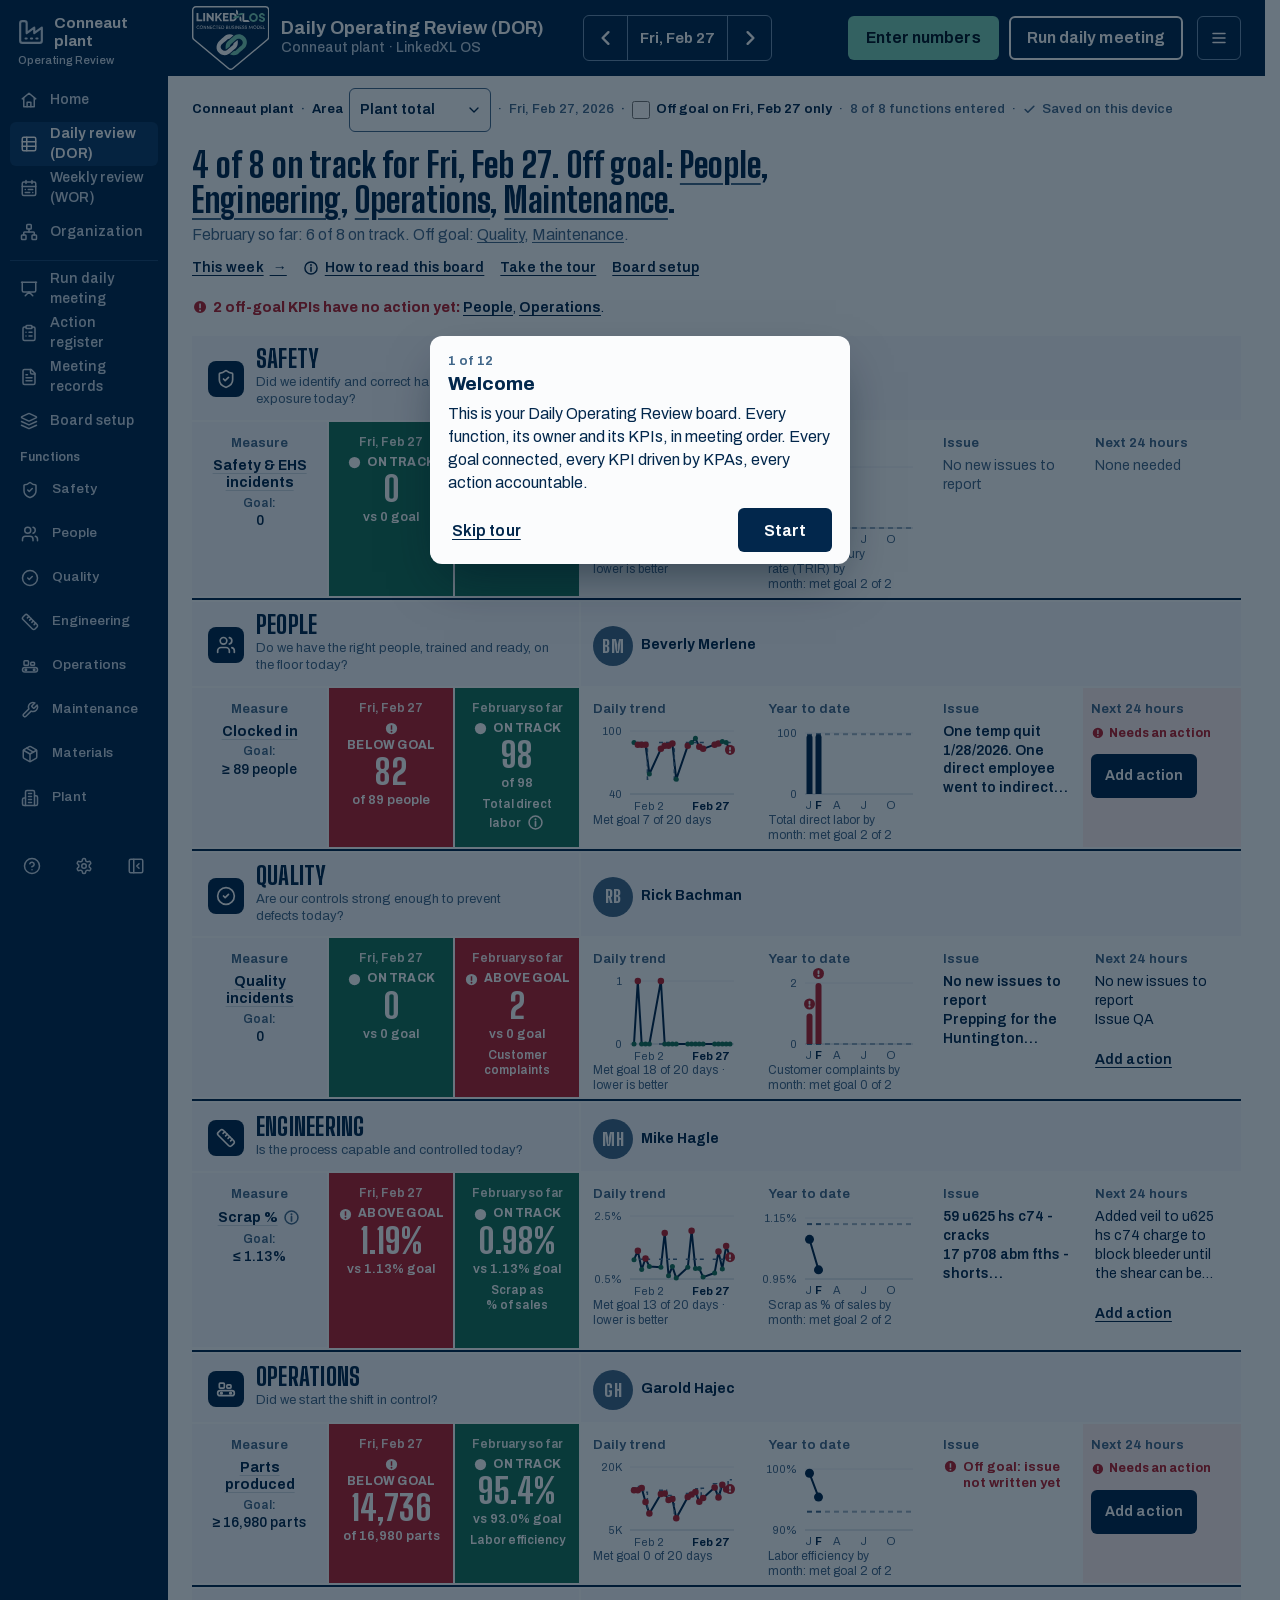
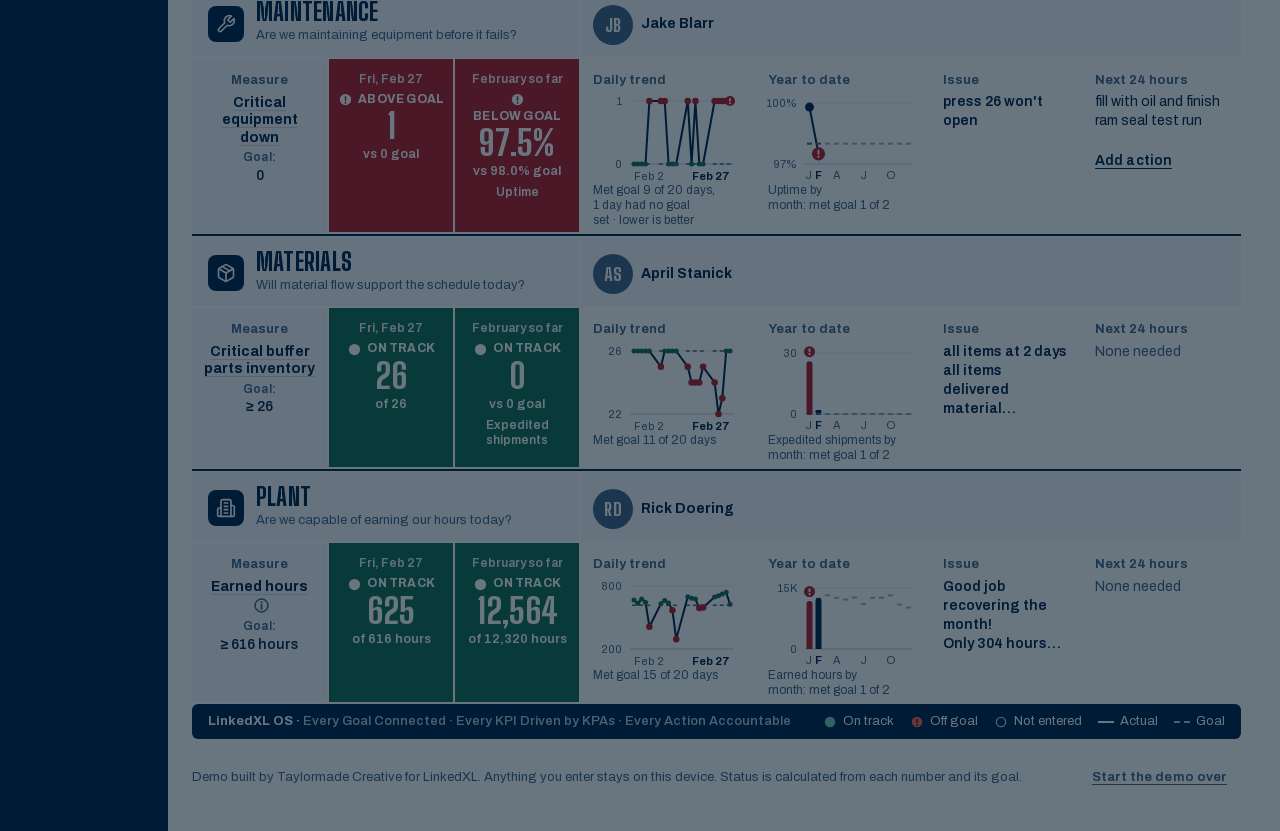
<file: dor/index.html>
<!doctype html>
<html lang="en">
<head>
  <meta charset="utf-8">
  <base href="../">
  <script>(function(){var q=new URLSearchParams(location.search);if(!q.has('view')){q.set('view','dor');history.replaceState(null,'','./?'+q.toString()+location.hash);}})();</script>
  <script>window.DOR_BUILD='20261123-135808'</script><script>window.DOR_COPY='main'</script>
  <meta name="robots" content="noindex, nofollow">
  <meta name="viewport" content="width=device-width, initial-scale=1, viewport-fit=cover">
  <title>Daily Operating Review board · LinkedXL OS</title>
  <meta name="description" content="Every KPI against its goal, every miss with an owner and a next-24-hour action, on one screen. Try the demo with a real plant's February numbers.">
  <meta property="og:type" content="website">
  <meta property="og:site_name" content="LinkedXL OS">
  <meta property="og:title" content="Daily Operating Review board · LinkedXL OS">
  <meta property="og:description" content="Every KPI against its goal, every miss with an owner and a next-24-hour action, on one screen. Try the demo with a real plant's February numbers.">
  <meta property="og:url" content="https://taylormadecreative.github.io/daily-operating-review/dor/">
  <meta property="og:image" content="https://taylormadecreative.github.io/daily-operating-review/og-image-dor.jpg">
  <meta property="og:image:width" content="1200">
  <meta property="og:image:height" content="630">
  <meta property="og:image:alt" content="DOR board preview">
  <meta name="twitter:card" content="summary_large_image">
  <meta name="twitter:image" content="https://taylormadecreative.github.io/daily-operating-review/og-image-dor.jpg">
  <link rel="icon" href="assets/brand/linkedxl-os-logo.svg" type="image/svg+xml">
  <script>
    // Home (dashboard) by default; ?view=dor the DOR board, ?view=wor the Weekly review, ?view=org the
    // Organization. All four share one sidebar shell. Set before first paint.
    var pageView = new URLSearchParams(location.search).get('view');
    document.documentElement.dataset.view = ['dor', 'wor', 'org'].indexOf(pageView) >= 0 ? pageView : 'home';
    // The sidebar as an icon rail, when this device chose it (js/shell.js keeps it). Before first paint, so it never jumps.
    try { if (localStorage.getItem('dor.side.v1') === 'rail') document.documentElement.dataset.side = 'rail'; } catch (e) { /* storage blocked: full sidebar */ }
    // DOR board layout: the client's v2 (10/12) by default; ?layout=classic keeps the v1 ledger for rollback.
    document.documentElement.dataset.layout = new URLSearchParams(location.search).get('layout') === 'classic' ? 'classic' : 'v2';
    // Customize: paint the saved look before first paint. js/customize.js keeps this cache. Only its own
    // switches (the data-cz-* keys, each one of its known words) and its --cz-* colors (hex values) are
    // read from it; anything else in the cache is ignored, so it can't set the view, the layout or other CSS.
    try {
      var cz = JSON.parse(localStorage.getItem('dor.customize.paint.v1') || 'null');
      if (cz && typeof cz === 'object') {
        var czOk = { czPlace: 'cell row words', czStrength: 'solid soft strong', czSize: 'standard large', czTrend: 'on off', czNotes: 'on off', czQuestion: 'on off', czHeader: 'light dark', czHeaderRule: 'on off' };
        var czAttrs = cz.attrs && typeof cz.attrs === 'object' ? cz.attrs : {};
        Object.keys(czOk).forEach(function (k) {
          var v = Object.prototype.hasOwnProperty.call(czAttrs, k) ? czAttrs[k] : null;
          if (typeof v === 'string' && czOk[k].split(' ').indexOf(v) >= 0) document.documentElement.dataset[k] = v;
        });
        var czDecl = typeof cz.css === 'string' ? cz.css.match(/--cz-[a-z0-9-]{1,24}:\s*#[0-9a-fA-F]{3,8}(?![0-9a-zA-Z])/g) : null;
        if (czDecl) { var st = document.createElement('style'); st.id = 'cz-vars'; st.textContent = ':root[data-view="dor"] {\n  ' + czDecl.join(';\n  ') + ';\n}'; document.head.appendChild(st); }
      }
    } catch (e) { /* storage blocked: defaults */ }
  </script>
  <link rel="preload" href="assets/fonts/BigShouldersDisplay-var.woff2" as="font" type="font/woff2" crossorigin>
  <link rel="preload" href="assets/fonts/Archivo-var.woff2" as="font" type="font/woff2" crossorigin>
  <link rel="stylesheet" href="css/fonts.css?v=20261123-135808">
  <link rel="stylesheet" href="css/tokens.css?v=20261123-135808">
  <link rel="stylesheet" href="css/base.css?v=20261123-135808">
  <link rel="stylesheet" href="css/board.css?v=20261123-135808">
  <link rel="stylesheet" href="css/board-v2.css?v=20261123-135808">
  <link rel="stylesheet" href="css/components.css?v=20261123-135808">
  <link rel="stylesheet" href="css/detail.css?v=20261123-135808">
  <link rel="stylesheet" href="css/enter.css?v=20261123-135808">
  <link rel="stylesheet" href="css/meeting.css?v=20261123-135808">
  <link rel="stylesheet" href="css/home.css?v=20261123-135808">
  <link rel="stylesheet" href="css/customize.css?v=20261123-135808">
  <link rel="stylesheet" href="css/tour.css?v=20261123-135808">
  <link rel="stylesheet" href="css/actions.css?v=20261123-135808">
  <link rel="stylesheet" href="css/recorder.css?v=20261123-135808">
  <link rel="stylesheet" href="css/setup.css?v=20261123-135808">
  <link rel="stylesheet" href="css/shell.css?v=20261123-135808">
  <link rel="stylesheet" href="css/org.css?v=20261123-135808">
  <link rel="stylesheet" href="css/wor.css?v=20261123-135808">
  <link rel="stylesheet" href="css/header.css?v=20261123-135808">
  <link rel="stylesheet" href="css/pilot.css?v=20261123-135808">
  <script type="module" src="js/app.js?v=20261123-135808"></script>
</head>
<body>
  <svg class="sprite" aria-hidden="true" focusable="false">
    <symbol id="g-on" viewBox="0 0 20 20">
      <circle cx="10" cy="10" r="7.5" fill="currentColor"/>
    </symbol>
    <symbol id="g-off" viewBox="0 0 20 20">
      <path fill="currentColor" fill-rule="evenodd" d="M10 2.5a7.5 7.5 0 1 1 0 15a7.5 7.5 0 1 1 0-15Z M9 5.6h2v6H9Z M10 13a1.25 1.25 0 1 1 0 2.5a1.25 1.25 0 1 1 0-2.5Z"/>
    </symbol>
    <symbol id="g-missing" viewBox="0 0 20 20">
      <circle cx="10" cy="10" r="6.6" fill="none" stroke="currentColor" stroke-width="2"/>
    </symbol>
    <symbol id="g-untracked" viewBox="0 0 20 20">
      <circle cx="10" cy="10" r="6.6" fill="none" stroke="currentColor" stroke-width="2" stroke-dasharray="2.6 2.6"/>
    </symbol>
    <symbol id="g-nogoal" viewBox="0 0 20 20">
      <path d="M10 3.2 16.8 10 10 16.8 3.2 10Z" fill="none" stroke="currentColor" stroke-width="2" stroke-linejoin="round"/>
    </symbol>
    <symbol id="g-idle" viewBox="0 0 20 20">
      <rect x="4.8" y="4" width="3.6" height="12" rx="1.1" fill="currentColor"/>
      <rect x="11.6" y="4" width="3.6" height="12" rx="1.1" fill="currentColor"/>
    </symbol>
    <symbol id="g-prev" viewBox="0 0 20 20">
      <path d="M12.4 4.2L6.6 10l5.8 5.8" fill="none" stroke="currentColor" stroke-width="2.4" stroke-linecap="round" stroke-linejoin="round"/>
    </symbol>
    <symbol id="g-next" viewBox="0 0 20 20">
      <path d="M7.6 4.2l5.8 5.8-5.8 5.8" fill="none" stroke="currentColor" stroke-width="2.4" stroke-linecap="round" stroke-linejoin="round"/>
    </symbol>
    <symbol id="g-close" viewBox="0 0 20 20">
      <path d="M5 5l10 10M15 5L5 15" fill="none" stroke="currentColor" stroke-width="2.2" stroke-linecap="round"/>
    </symbol>
    <symbol id="g-external" viewBox="0 0 20 20">
      <path d="M8 4.5H4.5v11h11V12M11 4.5h4.5V9M15.2 4.8L9 11" fill="none" stroke="currentColor" stroke-width="2" stroke-linecap="round" stroke-linejoin="round"/>
    </symbol>
    <symbol id="g-info" viewBox="0 0 20 20">
      <circle cx="10" cy="10" r="7.6" fill="none" stroke="currentColor" stroke-width="1.8"/>
      <path d="M10 9v5" stroke="currentColor" stroke-width="2" stroke-linecap="round"/>
      <circle cx="10" cy="6.3" r="1.2" fill="currentColor"/>
    </symbol>
    <symbol id="lx-badge" viewBox="0 0 153.85 127.21"> <g> <path style="fill:var(--logo-mint)" d="M67.31,86.68s-2.75-10.9,4.46-16.97,11.76-10.05,11.76-10.05c0,0,9.48-7.87,19.72.47,9.37,7.63,6.08,19.46.3,24.55-3.17,2.79-11.39,10.14-11.39,10.14,0,0-6.54,5.88-16.78,1.33l7.96-6.92s1.71.57,4.17-1.42,11.28-9.76,11.28-9.76c0,0,5.08-5.24-.19-10.52-4.82-4.83-9.86-1.23-9.86-1.23l-11.05,9.39s-2.31,1.8-2.5,4.65l-7.87,6.35Z"/> <path style="fill:var(--logo-navy)" d="M90.66,67.51s2.75,10.9-4.46,16.97c-7.21,6.07-11.76,10.05-11.76,10.05,0,0-9.48,7.87-19.72-.47-9.37-7.63-6.08-19.46-.3-24.55,3.17-2.79,11.39-10.14,11.39-10.14,0,0,6.54-5.88,16.78-1.33l-7.96,6.92s-1.71-.57-4.17,1.42-11.28,9.76-11.28,9.76c0,0-5.08,5.24.19,10.52,4.82,4.83,9.86,1.23,9.86,1.23l11.05-9.39s2.31-1.8,2.5-4.65l7.87-6.35Z"/> <path style="fill:var(--logo-navy)" d="M76.92,127.21c-1.77,0-3.55-.6-4.99-1.81L2.8,67.77c-1.78-1.49-2.8-3.67-2.8-5.99V7.8C0,3.5,3.5,0,7.8,0h138.25c4.3,0,7.8,3.5,7.8,7.8v53.98c0,2.32-1.02,4.5-2.8,5.99l-69.13,57.63c-1.45,1.21-3.22,1.81-4.99,1.81ZM7.8,2.85c-2.73,0-4.95,2.22-4.95,4.95v53.98c0,1.47.65,2.86,1.78,3.8l69.13,57.63c1.83,1.53,4.5,1.53,6.33,0l69.13-57.63.91,1.1-.91-1.1c1.13-.94,1.78-2.33,1.78-3.8V7.8c0-2.73-2.22-4.95-4.95-4.95H7.8Z"/> <g> <path style="fill:var(--logo-navy)" d="M9,30.19V14.14h3.71v12.79h7.78v3.26h-11.48Z"/> <path style="fill:var(--logo-navy)" d="M22.32,30.19V14.14h3.71v16.05h-3.71Z"/> <path style="fill:var(--logo-navy)" d="M32.81,21.01v9.18h-3.71V14.14h2.89l7.48,9.43v-9.43h3.71v16.05h-2.98l-7.39-9.18Z"/> <path style="fill:var(--logo-navy)" d="M46.25,30.19V14.14h3.71v7.23l6.19-7.23h3.84l-6.01,7.17,6.42,8.88h-3.91l-4.7-6.8-1.83,1.99v4.81h-3.71Z"/> <path style="fill:var(--logo-navy)" d="M72.84,26.93v3.26h-11.28V14.14h11.08v3.26h-7.37v3.12h6.33v3.01h-6.33v3.41h7.57Z"/> <path style="fill:var(--logo-navy)" d="M75.14,30.19V14.14h5.99c1.33,0,2.49.21,3.48.63.99.42,1.83.99,2.5,1.72.67.72,1.18,1.57,1.51,2.54.34.97.51,2.01.51,3.11,0,1.22-.19,2.32-.57,3.31-.38.99-.92,1.83-1.62,2.53-.7.7-1.54,1.24-2.53,1.63-.99.38-2.08.58-3.29.58h-5.99ZM85.36,22.14c0-.71-.09-1.35-.28-1.93-.19-.58-.46-1.08-.83-1.5-.36-.42-.81-.75-1.33-.97-.53-.23-1.12-.34-1.79-.34h-2.28v9.54h2.28c.68,0,1.28-.12,1.81-.36.53-.24.97-.58,1.32-1.01.35-.43.62-.93.81-1.51.19-.58.28-1.22.28-1.91Z"/> </g> <path style="fill:var(--logo-mint)" d="M97.78,17.64l2.74-.1,3.33-3.84c-1.03.03-3.32.09-6.43.13-4.29.06-6.46,4.69-6.46,4.69l4.6.03c.89-.95,2.22-.91,2.22-.91Z"/> <path style="fill:var(--logo-mint)" d="M95.06,19.64l-4.6-.03c-.89.95-2.22.91-2.22.91l-3.99.07-3.16,3.85c.29.03.47.03.47.03,0,0,2.75-.09,7.04-.14,4.29-.06,6.46-4.69,6.46-4.69Z"/> <path style="fill:var(--logo-navy)" d="M92.29,15.15c-.95-.89-.91-2.22-.91-2.22l-.05-2.89-3.89-3.19c.03,1.03.09,3.32.13,6.43.03,2.29,1.26,3.89,2.49,4.96.65-1.86,2.23-3.1,2.23-3.1Z"/> <path style="fill:var(--logo-navy)" d="M93.5,23.29c.95.89.91,2.22.91,2.22l.05,2.89,3.89,3.19c-.03-1.03-.09-3.32-.13-6.43-.03-2.29-1.07-3.91-2.31-4.98-.65,1.86-2.41,3.12-2.41,3.12Z"/> <path style="fill:var(--logo-navy)" d="M111.77,28.07h-7.92v-14.37l-3.69,3.84v11.45h.03c.13,1.45,1.34,2.6,2.83,2.6h11.95l-3.2-3.52Z"/> <g> <path style="fill:var(--logo-mint)" d="M117.91,30.47c-1.33-.79-2.37-1.86-3.13-3.21-.76-1.34-1.14-2.8-1.14-4.37s.38-3.03,1.15-4.37c.77-1.34,1.81-2.41,3.12-3.19,1.31-.79,2.76-1.18,4.35-1.18s3,.39,4.32,1.18,2.37,1.85,3.13,3.19,1.14,2.8,1.14,4.37-.38,3.03-1.14,4.37c-.76,1.34-1.81,2.41-3.13,3.21s-2.77,1.19-4.32,1.19-3.02-.4-4.35-1.19ZM124.73,27.34c.73-.46,1.29-1.08,1.68-1.85s.59-1.63.59-2.57-.2-1.81-.59-2.59c-.39-.78-.95-1.4-1.68-1.85-.73-.46-1.56-.69-2.49-.69s-1.76.23-2.47.69c-.71.46-1.27,1.08-1.67,1.85-.4.78-.6,1.64-.6,2.59s.2,1.79.6,2.57c.4.78.96,1.4,1.67,1.85.71.46,1.54.69,2.47.69s1.76-.23,2.49-.69Z"/> <path style="fill:var(--logo-mint)" d="M135.84,31c-.93-.44-1.65-1.06-2.16-1.85-.52-.79-.77-1.71-.77-2.74h3.86c0,.36.11.69.32.99.21.3.51.54.88.7s.78.25,1.2.25.81-.07,1.14-.21c.34-.14.6-.34.79-.6.19-.26.28-.57.28-.93s-.14-.71-.4-1.01c-.27-.29-.76-.54-1.46-.74l-2.01-.64c-1.67-.46-2.83-1.13-3.48-2.03s-.97-1.84-.97-2.84.26-1.9.79-2.69c.52-.79,1.24-1.41,2.14-1.85.9-.44,1.91-.66,3.02-.66s2.08.21,2.95.63,1.55,1.02,2.05,1.82c.5.8.75,1.72.75,2.79h-3.83c0-.52-.17-.97-.5-1.33-.34-.36-.82-.54-1.46-.54-.39,0-.74.08-1.04.23-.3.16-.54.36-.71.63-.17.26-.26.55-.26.86,0,.28.11.56.34.85.23.29.68.54,1.35.75l1.77.54c1.47.48,2.65,1.09,3.54,1.84.88.75,1.33,1.82,1.33,3.19,0,1.16-.29,2.14-.88,2.92-.59.79-1.36,1.37-2.3,1.76-.94.38-1.96.58-3.06.58-1.2,0-2.26-.22-3.18-.66Z"/> </g> <g> <path style="fill:var(--logo-ink)" d="M10.65,45.19c-.5-.3-.9-.71-1.2-1.22-.3-.51-.45-1.07-.45-1.68s.15-1.17.45-1.68c.3-.52.7-.93,1.2-1.24s1.05-.46,1.66-.46c.51,0,.98.1,1.41.3s.79.48,1.09.85l-.69.57c-.22-.26-.49-.46-.8-.61-.31-.15-.64-.23-1-.23-.43,0-.82.11-1.19.34-.36.23-.65.53-.86.92-.21.39-.32.8-.32,1.24s.11.85.32,1.23c.21.38.5.68.85.91.36.22.76.34,1.2.34.35,0,.68-.08,1-.23.31-.15.58-.36.8-.61l.69.57c-.3.36-.66.65-1.09.85-.43.2-.9.3-1.41.3-.6,0-1.16-.15-1.66-.45Z"/> <path style="fill:var(--logo-ink)" d="M17.06,45.19c-.51-.3-.91-.71-1.19-1.22s-.43-1.07-.43-1.68.14-1.17.43-1.69c.29-.52.69-.93,1.19-1.23.51-.31,1.06-.46,1.67-.46s1.16.15,1.66.46.9.72,1.19,1.23c.29.52.44,1.08.44,1.69s-.15,1.16-.44,1.68c-.29.51-.69.92-1.19,1.22-.5.3-1.06.45-1.66.45s-1.16-.15-1.67-.45ZM19.91,44.43c.36-.22.64-.53.85-.91s.31-.79.31-1.23-.1-.85-.31-1.24c-.21-.39-.49-.69-.85-.92-.36-.23-.75-.34-1.19-.34s-.83.11-1.19.34c-.36.23-.64.53-.85.92-.21.39-.31.8-.31,1.24s.1.85.31,1.23.49.68.85.91c.36.22.75.34,1.19.34s.83-.11,1.19-.34Z"/> <path style="fill:var(--logo-ink)" d="M23.34,39.03h.93l3.06,5.11h-.21v-5.11h.94v6.5h-.9l-3.1-5.14h.22v5.14h-.95v-6.5Z"/> <path style="fill:var(--logo-ink)" d="M29.83,39.03h.93l3.06,5.11h-.21v-5.11h.94v6.5h-.9l-3.1-5.14h.22v5.14h-.95v-6.5Z"/> <path style="fill:var(--logo-ink)" d="M36.31,39.03h3.88v.87h-3.32l.39-.39v5.54l-.39-.39h3.43v.87h-3.98v-6.5ZM36.9,41.9h2.92v.87h-2.92v-.87Z"/> <path style="fill:var(--logo-ink)" d="M42.7,45.19c-.5-.3-.9-.71-1.2-1.22-.3-.51-.45-1.07-.45-1.68s.15-1.17.45-1.68c.3-.52.7-.93,1.2-1.24s1.05-.46,1.66-.46c.51,0,.98.1,1.41.3s.79.48,1.09.85l-.69.57c-.22-.26-.49-.46-.8-.61-.31-.15-.64-.23-1-.23-.43,0-.82.11-1.19.34-.36.23-.65.53-.86.92-.21.39-.32.8-.32,1.24s.11.85.32,1.23c.21.38.5.68.85.91.36.22.76.34,1.2.34.35,0,.68-.08,1-.23.31-.15.58-.36.8-.61l.69.57c-.3.36-.66.65-1.09.85-.43.2-.9.3-1.41.3-.6,0-1.16-.15-1.66-.45Z"/> <path style="fill:var(--logo-ink)" d="M47.32,39.03h4.84v.87h-4.84v-.87ZM49.27,39.73h.95v5.8h-.95v-5.8Z"/> <path style="fill:var(--logo-ink)" d="M53.23,39.03h3.88v.87h-3.32l.39-.39v5.54l-.39-.39h3.43v.87h-3.98v-6.5ZM53.83,41.9h2.92v.87h-2.92v-.87Z"/> <path style="fill:var(--logo-ink)" d="M58.58,39.03h2.54c.6,0,1.13.14,1.57.42.44.28.78.67,1.01,1.17s.35,1.05.35,1.68-.12,1.17-.35,1.66-.58.88-1.01,1.16c-.44.28-.96.42-1.57.42h-2.54v-6.5ZM59.14,44.66h1.97c.41,0,.77-.1,1.08-.31.3-.2.53-.49.68-.84.15-.36.23-.76.23-1.22s-.08-.86-.23-1.22c-.15-.36-.38-.65-.68-.86-.3-.21-.66-.32-1.08-.32h-1.97l.39-.39v5.54l-.39-.39Z"/> <path style="fill:var(--logo-ink)" d="M67.77,39.03h2.47c.36,0,.68.07.95.2.27.14.48.33.62.58s.22.55.22.88c0,.36-.09.68-.28.95-.19.27-.49.44-.91.5l.04-.11c.3,0,.57.07.8.23s.4.37.52.62.18.52.18.81c0,.31-.08.61-.23.89-.15.28-.38.51-.67.68-.29.17-.64.26-1.03.26h-2.68v-6.5ZM68.34,44.66h1.93c.25,0,.46-.05.63-.14.17-.09.3-.22.39-.39s.14-.34.14-.53-.04-.36-.12-.53-.2-.3-.37-.4c-.17-.1-.38-.15-.63-.15h-1.87v-.82h1.8c.27,0,.48-.08.62-.25s.22-.39.22-.66-.08-.5-.23-.66-.36-.25-.63-.25h-1.89l.39-.39v5.54l-.39-.39Z"/> <path style="fill:var(--logo-ink)" d="M74.85,45.36c-.36-.19-.66-.46-.87-.82-.22-.36-.33-.77-.33-1.24v-4.28h.95v4.27c0,.32.06.59.19.81.13.22.3.38.52.48.22.1.46.16.73.16s.51-.05.73-.16c.22-.1.39-.26.52-.48s.19-.49.19-.81v-4.27h.95v4.28c0,.47-.11.89-.33,1.24-.22.36-.51.63-.87.82-.36.19-.76.28-1.2.28s-.83-.09-1.2-.28Z"/> <path style="fill:var(--logo-ink)" d="M80.83,45.37c-.35-.18-.62-.42-.82-.73s-.29-.63-.29-.97h.93c.01.18.08.36.19.53.12.17.28.31.48.42.2.11.44.16.7.16s.48-.05.67-.15c.19-.1.33-.23.43-.39.1-.16.15-.33.15-.51,0-.27-.1-.48-.3-.64-.2-.16-.46-.28-.77-.37l-.82-.21c-.62-.16-1.04-.39-1.26-.7-.23-.31-.34-.64-.34-1s.1-.69.29-.98c.19-.29.46-.51.79-.67s.69-.25,1.07-.25.74.08,1.06.24c.31.16.57.38.75.67s.28.63.27,1.01h-.93c0-.31-.11-.56-.33-.75s-.5-.29-.85-.29c-.2,0-.39.04-.58.13-.18.08-.33.21-.43.37-.11.16-.16.34-.16.52,0,.16.06.32.18.48.12.15.36.28.72.38l.83.23c.57.15,1.01.37,1.32.67s.46.67.46,1.12c0,.36-.09.69-.27.99-.18.3-.44.54-.77.71s-.71.26-1.15.26-.85-.09-1.2-.27Z"/> <path style="fill:var(--logo-ink)" d="M85.52,39.03h.95v6.5h-.95v-6.5Z"/> <path style="fill:var(--logo-ink)" d="M88.23,39.03h.93l3.06,5.11h-.21v-5.11h.94v6.5h-.9l-3.1-5.14h.22v5.14h-.95v-6.5Z"/> <path style="fill:var(--logo-ink)" d="M94.71,39.03h3.88v.87h-3.32l.39-.39v5.54l-.39-.39h3.43v.87h-3.98v-6.5ZM95.31,41.9h2.92v.87h-2.92v-.87Z"/> <path style="fill:var(--logo-ink)" d="M100.76,45.37c-.35-.18-.62-.42-.82-.73s-.29-.63-.29-.97h.93c.01.18.08.36.19.53.12.17.28.31.48.42.2.11.44.16.7.16s.48-.05.67-.15c.19-.1.33-.23.43-.39.1-.16.15-.33.15-.51,0-.27-.1-.48-.3-.64-.2-.16-.46-.28-.77-.37l-.82-.21c-.62-.16-1.04-.39-1.26-.7-.23-.31-.34-.64-.34-1s.1-.69.29-.98c.19-.29.46-.51.79-.67s.69-.25,1.07-.25.74.08,1.06.24c.31.16.57.38.75.67s.28.63.27,1.01h-.93c0-.31-.11-.56-.33-.75s-.5-.29-.85-.29c-.2,0-.39.04-.58.13-.18.08-.33.21-.43.37-.11.16-.16.34-.16.52,0,.16.06.32.18.48.12.15.36.28.72.38l.83.23c.57.15,1.01.37,1.32.67s.46.67.46,1.12c0,.36-.09.69-.27.99-.18.3-.44.54-.77.71s-.71.26-1.15.26-.85-.09-1.2-.27Z"/> <path style="fill:var(--logo-ink)" d="M106.16,45.37c-.35-.18-.62-.42-.82-.73s-.29-.63-.29-.97h.93c.01.18.08.36.19.53.12.17.28.31.48.42.2.11.44.16.7.16s.48-.05.67-.15c.19-.1.33-.23.43-.39.1-.16.15-.33.15-.51,0-.27-.1-.48-.3-.64-.2-.16-.46-.28-.77-.37l-.82-.21c-.62-.16-1.04-.39-1.26-.7-.23-.31-.34-.64-.34-1s.1-.69.29-.98c.19-.29.46-.51.79-.67s.69-.25,1.07-.25.74.08,1.06.24c.31.16.57.38.75.67s.28.63.27,1.01h-.93c0-.31-.11-.56-.33-.75s-.5-.29-.85-.29c-.2,0-.39.04-.58.13-.18.08-.33.21-.43.37-.11.16-.16.34-.16.52,0,.16.06.32.18.48.12.15.36.28.72.38l.83.23c.57.15,1.01.37,1.32.67s.46.67.46,1.12c0,.36-.09.69-.27.99-.18.3-.44.54-.77.71s-.71.26-1.15.26-.85-.09-1.2-.27Z"/> <path style="fill:var(--logo-ink)" d="M113.64,39.03h.86l2.43,5.09h-.36l2.43-5.09h.86l.79,6.5h-.93l-.63-5.19.24.05-2.15,4.43h-.81l-2.17-4.43.24-.05-.62,5.19h-.93l.78-6.5Z"/> <path style="fill:var(--logo-ink)" d="M123.22,45.19c-.51-.3-.91-.71-1.19-1.22s-.43-1.07-.43-1.68.14-1.17.43-1.69c.29-.52.69-.93,1.19-1.23.51-.31,1.06-.46,1.67-.46s1.16.15,1.66.46.9.72,1.19,1.23c.29.52.44,1.08.44,1.69s-.15,1.16-.44,1.68c-.29.51-.69.92-1.19,1.22-.5.3-1.06.45-1.66.45s-1.16-.15-1.67-.45ZM126.08,44.43c.36-.22.64-.53.85-.91s.31-.79.31-1.23-.1-.85-.31-1.24c-.21-.39-.49-.69-.85-.92-.36-.23-.75-.34-1.19-.34s-.83.11-1.19.34c-.36.23-.64.53-.85.92-.21.39-.31.8-.31,1.24s.1.85.31,1.23.49.68.85.91c.36.22.75.34,1.19.34s.83-.11,1.19-.34Z"/> <path style="fill:var(--logo-ink)" d="M129.5,39.03h2.54c.6,0,1.13.14,1.57.42.44.28.78.67,1.01,1.17s.35,1.05.35,1.68-.12,1.17-.35,1.66-.58.88-1.01,1.16c-.44.28-.96.42-1.57.42h-2.54v-6.5ZM130.07,44.66h1.97c.41,0,.77-.1,1.08-.31.3-.2.53-.49.68-.84.15-.36.23-.76.23-1.22s-.08-.86-.23-1.22c-.15-.36-.38-.65-.68-.86-.3-.21-.66-.32-1.08-.32h-1.97l.39-.39v5.54l-.39-.39Z"/> <path style="fill:var(--logo-ink)" d="M136.34,39.03h3.88v.87h-3.32l.39-.39v5.54l-.39-.39h3.43v.87h-3.98v-6.5ZM136.93,41.9h2.92v.87h-2.92v-.87Z"/> <path style="fill:var(--logo-ink)" d="M141.68,39.03h.95v6.02l-.39-.39h3.01v.87h-3.58v-6.5Z"/> </g> </g> </symbol>
    </svg>

  <!-- One shell for every page: the navy sidebar (a top bar and drawer on a phone) beside Home, the DOR board,
       the Weekly review and the Organization. css/shell.css lays it out; html[data-view] says which page shows. -->
  <div class="shell">
    <a class="skip-link" href="#home" data-skip>Skip to Home</a>
    <aside class="side" aria-label="Plant navigation">
      <div class="side-brand">
        <svg class="i side-brand-icon" viewBox="0 0 24 24" fill="none" stroke="currentColor" stroke-width="2" stroke-linecap="round" stroke-linejoin="round" aria-hidden="true"><path d="M2 20a2 2 0 0 0 2 2h16a2 2 0 0 0 2-2V8l-7 5V8l-7 5V4a2 2 0 0 0-2-2H4a2 2 0 0 0-2 2Z"/><path d="M17 18h1M12 18h1M7 18h1"/></svg>
        <span class="side-lx"><svg class="side-badge" viewBox="0 0 153.85 127.21" aria-hidden="true" focusable="false"><use href="#lx-badge"></use></svg><span class="sr-only">Powered by LinkedXL OS</span></span>
        <span class="side-brand-text"><span class="side-brand-name" data-plant-name>Conneaut plant</span><span class="side-brand-sub">Operating Review</span></span>
        <button class="side-menu-btn" type="button" data-open-drawer aria-label="Open menu" aria-haspopup="dialog">
          <svg class="i" viewBox="0 0 24 24" fill="none" stroke="currentColor" stroke-width="2" stroke-linecap="round" aria-hidden="true"><path d="M4 6h16M4 12h16M4 18h16"/></svg>
        </button>
      </div>
      <nav class="side-nav" data-side-nav aria-label="Pages and functions"></nav>
      <div class="side-bottom">
        <button class="side-link side-tour" type="button" data-start-tour title="How it works">
          <svg class="i" viewBox="0 0 24 24" fill="none" stroke="currentColor" stroke-width="2" stroke-linecap="round" stroke-linejoin="round" aria-hidden="true"><circle cx="12" cy="12" r="10"/><path d="M9.09 9a3 3 0 0 1 5.83 1c0 2-3 3-3 3"/><path d="M12 17h.01"/></svg>
          <span class="side-text">How it works</span>
        </button>
        <button class="side-link side-settings" type="button" data-settings aria-haspopup="dialog" aria-expanded="false" title="Settings">
          <svg class="i" viewBox="0 0 24 24" fill="none" stroke="currentColor" stroke-width="2" stroke-linecap="round" stroke-linejoin="round" aria-hidden="true"><path d="M12.22 2h-.44a2 2 0 0 0-2 2v.18a2 2 0 0 1-1 1.73l-.43.25a2 2 0 0 1-2 0l-.15-.08a2 2 0 0 0-2.73.73l-.22.38a2 2 0 0 0 .73 2.73l.15.1a2 2 0 0 1 1 1.72v.51a2 2 0 0 1-1 1.74l-.15.09a2 2 0 0 0-.73 2.73l.22.38a2 2 0 0 0 2.73.73l.15-.08a2 2 0 0 1 2 0l.43.25a2 2 0 0 1 1 1.73V20a2 2 0 0 0 2 2h.44a2 2 0 0 0 2-2v-.18a2 2 0 0 1 1-1.73l.43-.25a2 2 0 0 1 2 0l.15.08a2 2 0 0 0 2.73-.73l.22-.39a2 2 0 0 0-.73-2.73l-.15-.08a2 2 0 0 1-1-1.74v-.5a2 2 0 0 1 1-1.74l.15-.09a2 2 0 0 0 .73-2.73l-.22-.38a2 2 0 0 0-2.73-.73l-.15.08a2 2 0 0 1-2 0l-.43-.25a2 2 0 0 1-1-1.73V4a2 2 0 0 0-2-2z"/><circle cx="12" cy="12" r="3"/></svg>
          <span class="side-text">Settings</span>
        </button>
        <!-- Icon rail or full sidebar, remembered on this device (js/shell.js). Shown where both fit: 1280 and wider. -->
        <button class="side-link side-collapse" type="button" data-side-toggle aria-label="Collapse menu" title="Collapse menu">
          <svg class="i side-collapse-shut" viewBox="0 0 24 24" fill="none" stroke="currentColor" stroke-width="2" stroke-linecap="round" stroke-linejoin="round" aria-hidden="true"><rect x="3" y="3" width="18" height="18" rx="2"/><path d="M9 3v18"/><path d="m16 15-3-3 3-3"/></svg>
          <svg class="i side-collapse-open" viewBox="0 0 24 24" fill="none" stroke="currentColor" stroke-width="2" stroke-linecap="round" stroke-linejoin="round" aria-hidden="true"><rect x="3" y="3" width="18" height="18" rx="2"/><path d="M9 3v18"/><path d="m14 9 3 3-3 3"/></svg>
          <span class="side-text" aria-hidden="true">Collapse menu</span>
        </button>
        <a class="side-powered" href="https://cbm.linkedxl.com/login" target="_blank" rel="noopener noreferrer">
          <span class="side-powered-text">Powered by</span>
          <svg class="side-badge" viewBox="0 0 153.85 127.21" aria-hidden="true" focusable="false"><use href="#lx-badge"></use></svg>
          <span class="sr-only">LinkedXL OS (opens in a new tab)</span>
        </a>
      </div>
    </aside>

  <div class="home-app">
    <!-- One page header on every page (Home, DOR board, Weekly review, Organization): the navy band with the
         LinkedXL OS badge, the page's name and plant, its day or week control, then its main and second button. -->
    <header class="h-header pghead">
      <div class="h-head-inner pghead-inner">
        <div class="pg-brand">
          <svg class="brand-badge pg-badge" viewBox="0 0 153.85 127.21" aria-hidden="true" focusable="false"><use href="#lx-badge"></use></svg>
          <div class="pg-titles h-titles">
            <h1 class="pg-title h-title" data-home-title>Home</h1>
            <p class="pg-sub" data-home-plant>Conneaut plant · LinkedXL OS</p>
          </div>
        </div>
        <nav class="h-date period" aria-label="Production day">
          <button class="h-date-btn period-step" type="button" data-home-prev aria-label="Previous day">
            <svg class="i" viewBox="0 0 24 24" fill="none" stroke="currentColor" stroke-width="2" stroke-linecap="round" stroke-linejoin="round" aria-hidden="true"><path d="m15 18-6-6 6-6"/></svg>
          </button>
          <span class="h-date-pick">
            <button class="h-date-label period-label" type="button" data-date-pick aria-describedby="date-pick-hint">
              <svg class="i" viewBox="0 0 24 24" fill="none" stroke="currentColor" stroke-width="2" stroke-linecap="round" stroke-linejoin="round" aria-hidden="true"><rect x="3" y="4" width="18" height="18" rx="2"/><path d="M16 2v4M8 2v4M3 10h18"/></svg>
              <time data-home-date datetime=""></time>
            </button>
            <span class="sr-only" id="date-pick-hint">Choose a production day</span>
            <!-- Native picker, limited to the month's data. On touch screens it sits over the button so a tap opens it directly.
                 Hidden from screen readers: the button above is the one "Production day" control they hear. -->
            <input class="h-date-input" type="date" data-date-input tabindex="-1" aria-hidden="true">
          </span>
          <button class="h-date-btn period-step" type="button" data-home-next aria-label="Next day">
            <svg class="i" viewBox="0 0 24 24" fill="none" stroke="currentColor" stroke-width="2" stroke-linecap="round" stroke-linejoin="round" aria-hidden="true"><path d="m9 18 6-6-6-6"/></svg>
          </button>
        </nav>
        <div class="h-actions pg-actions">
          <a class="btn btn--mint h-enter" href="#enter" data-enter>Enter numbers</a>
          <button class="btn btn--outline-light h-export" type="button" data-export-toggle aria-haspopup="menu" aria-expanded="false" aria-controls="export-menu">
            <span>Export</span>
            <svg class="i i--chev" viewBox="0 0 24 24" fill="none" stroke="currentColor" stroke-width="2" stroke-linecap="round" stroke-linejoin="round" aria-hidden="true"><path d="m6 9 6 6 6-6"/></svg>
          </button>
        </div>
        <button class="h-chip pghead-menu" type="button" data-chip aria-haspopup="dialog" aria-expanded="false"></button>
      </div>
    </header>
    <div class="h-wrap">
      <main id="home" class="h-main" tabindex="-1">
        <div class="scope" data-scope></div>
        <section class="h-answer" aria-label="The day in one line">
          <p class="h-summary" data-home-summary aria-live="polite"></p>
          <p class="h-needs" data-home-needs hidden></p>
          <p class="h-week" data-home-week></p>
        </section>
        <p class="print-meta" data-print-meta></p>
        <p class="date-note h-date-note" data-date-note role="status" hidden></p>
        <section class="h-kpis" data-kpis></section>
        <div class="h-row h-row--2" data-row2></div>
        <div class="h-row h-row--3" data-row3></div>
        <footer class="h-foot">
          <p>Demo built by Taylormade Creative for LinkedXL. Anything you enter stays on this device. Status is calculated from each number and its goal.</p>
        </footer>
      </main>
    </div>

    <div class="h-mobilebar">
      <a class="btn btn--mint" href="#enter" data-enter>Enter numbers</a>
    </div>
  </div>

  <div class="app">
    <header class="topbar pghead">
      <div class="topbar-inner pghead-inner">
        <a class="brand pg-brand" href="./" data-nav-home aria-label="Daily Operating Review (DOR), LinkedXL OS. Go to Home">
          <svg class="brand-badge pg-badge" viewBox="0 0 153.85 127.21" aria-hidden="true" focusable="false"><use href="#lx-badge"></use></svg>
          <span class="brand-text pg-titles">
            <span class="brand-title pg-title">Daily Operating Review (DOR)</span>
            <span class="brand-plant pg-sub" data-plant>Conneaut plant</span>
          </span>
        </a>

        <nav class="datebar period" aria-label="Production day">
          <button class="icon-btn period-step" type="button" data-prev aria-label="Previous day">
            <svg class="icon" aria-hidden="true" focusable="false"><use href="#g-prev"></use></svg>
          </button>
          <span class="date-pick">
            <button class="date-label date-pick-btn period-label" type="button" data-board-date-pick aria-describedby="board-date-hint">
              <svg class="icon" viewBox="0 0 24 24" fill="none" stroke="currentColor" stroke-width="2" stroke-linecap="round" stroke-linejoin="round" aria-hidden="true" focusable="false"><rect x="3" y="4" width="18" height="18" rx="2"/><path d="M16 2v4M8 2v4M3 10h18"/></svg>
              <time data-board-date datetime=""></time>
            </button>
            <span class="sr-only" id="board-date-hint">Choose a production day</span>
            <!-- Native picker, limited to the month's data. On touch screens it sits over the button so a tap opens it directly. -->
            <input class="date-input" type="date" data-board-date-input tabindex="-1" aria-hidden="true">
          </span>
          <button class="icon-btn period-step" type="button" data-next aria-label="Next day">
            <svg class="icon" aria-hidden="true" focusable="false"><use href="#g-next"></use></svg>
          </button>
        </nav>

        <a class="topbar-home topbar-home--icon" href="./" data-nav-home aria-label="Home" title="Home">
          <svg class="icon" viewBox="0 0 24 24" fill="none" stroke="currentColor" stroke-width="2" stroke-linecap="round" stroke-linejoin="round" aria-hidden="true" focusable="false"><path d="M3 10.5 12 3l9 7.5"/><path d="M5 9.5V21h14V9.5"/><path d="M9.5 21v-6h5v6"/></svg>
        </a>
        <button class="topbar-home topbar-customize" type="button" data-customize>
          <svg class="icon" viewBox="0 0 24 24" fill="none" stroke="currentColor" stroke-width="2" stroke-linecap="round" stroke-linejoin="round" aria-hidden="true" focusable="false"><path d="M4 7h10M18 7h2M4 17h4M12 17h8"/><circle cx="16" cy="7" r="2"/><circle cx="10" cy="17" r="2"/></svg>Customize
        </button>
        <button class="topbar-home topbar-actions" type="button" data-open-actions>
          <svg class="icon" viewBox="0 0 24 24" fill="none" stroke="currentColor" stroke-width="2" stroke-linecap="round" stroke-linejoin="round" aria-hidden="true" focusable="false"><rect x="8" y="2" width="8" height="4" rx="1"/><path d="M16 4h2a2 2 0 0 1 2 2v14a2 2 0 0 1-2 2H6a2 2 0 0 1-2-2V6a2 2 0 0 1 2-2h2"/><path d="m9 14 2 2 4-4"/></svg>Action register
        </button>
        <button class="topbar-more pghead-menu" type="button" data-topbar-more aria-haspopup="menu" aria-expanded="false" aria-controls="dor-menu">
          <svg class="icon" viewBox="0 0 24 24" fill="none" stroke="currentColor" stroke-width="2" stroke-linecap="round" aria-hidden="true" focusable="false"><path d="M4 6h16M4 12h16M4 18h16"/></svg><span class="topbar-more-text">Menu</span>
        </button>
        <div class="actions pg-actions">
          <a class="btn btn--mint" href="#enter" data-enter>Enter numbers</a>
          <a class="btn btn--outline-light" href="#meeting/0" data-run-meeting>Run daily meeting</a>
        </div>
      </div>
    </header>

    <main id="board" class="board-page" tabindex="-1">
      <div class="scope" data-scope></div>
      <section class="summary" aria-label="Summary">
        <h1 class="summary-lead" data-summary-lead aria-live="polite"></h1>
        <div class="summary-line">
          <p class="summary-month" data-summary-month></p>
          <!-- The board's week on the Weekly review (js/board.js sets the link and its words). -->
          <a class="btn btn--text howto-btn week-link" href="./?view=wor" data-week-link>This week<span aria-hidden="true">&nbsp;→</span><span class="sr-only" data-week-link-sr></span></a>
          <button class="btn btn--text howto-btn" type="button" popovertarget="how-to-read">
            <svg class="icon" aria-hidden="true" focusable="false"><use href="#g-info"></use></svg>How to read this board
          </button>
          <!-- Take the tour and Board setup wrap as a pair, so neither is left alone on a line. -->
          <span class="howto-pair">
            <button class="btn btn--text howto-btn" type="button" data-start-tour>Take the tour</button>
            <button class="btn btn--text howto-btn" type="button" data-open-setup>Board setup</button>
          </span>
          <p class="your-row" data-your-row hidden></p>
        </div>
        <p class="date-note" data-date-note role="status" hidden></p>
        <div class="board-notes" data-board-notes></div>
      </section>

      <div class="board">
        <div class="board-head" aria-hidden="true">
          <span class="head head--fn">Function</span>
          <span class="head head--day" data-head-day></span>
          <span class="head head--month" data-head-month></span>
          <span class="head head--trend">Trend, day by day
            <span class="legend"><span class="key key--actual"></span>Actual<span class="key key--goal"></span>Goal</span>
          </span>
          <span class="head head--notes">Problem → Next 24 hours</span>
        </div>
        <ol class="rows" data-rows aria-label="Functions in meeting order"></ol>
      </div>

      <div class="board2">
        <div class="board2-head" aria-hidden="true">
          <span class="h2c h2c--fn">Function</span>
          <span class="h2c">Owner</span>
          <span class="h2c">Measure<small>and goal</small></span>
          <span class="h2c">Status<small data-head-day2></small></span>
          <span class="h2c">Month to date<small data-head-month2></small></span>
          <span class="h2c h2c--trend">Daily trend<small data-head-trend></small></span>
          <span class="h2c h2c--ytd">Year to date<small data-head-ytd2>Jan &ndash; Dec vs goal</small></span>
          <span class="h2c h2c--issue">Issue</span>
          <span class="h2c h2c--action">Action<small>Next 24 hours</small></span>
        </div>
        <ol class="rows2" data-rows2 aria-label="Functions in meeting order"></ol>
        <div class="board2-foot">
          <p class="b2-brand">LinkedXL OS<span class="b2-sep" aria-hidden="true">&nbsp;·</span> <span class="b2-tagline">Every Goal Connected<span aria-hidden="true">&nbsp;·</span> Every KPI Driven by KPAs<span aria-hidden="true">&nbsp;·</span> Every Action Accountable</span></p>
          <ul class="b2-key" aria-label="Key">
            <li><svg class="glyph b2-key-on" aria-hidden="true" focusable="false"><use href="#g-on"></use></svg>On track</li>
            <li><svg class="glyph b2-key-off" aria-hidden="true" focusable="false"><use href="#g-off"></use></svg>Off goal</li>
            <li><svg class="glyph b2-key-na" aria-hidden="true" focusable="false"><use href="#g-missing"></use></svg>Not entered</li>
            <li class="b2-key-chart"><span class="key key--actual" aria-hidden="true"></span>Actual</li>
            <li class="b2-key-chart"><span class="key key--goal" aria-hidden="true"></span>Goal</li>
          </ul>
          <p class="b2-updated" data-last-updated></p>
        </div>
      </div>

      <footer class="board-foot">
        <p>Demo built by Taylormade Creative for LinkedXL. Anything you enter stays on this device. Status is calculated from each number and its goal.</p>
        <button class="btn btn--quiet" type="button" data-reset>Start the demo over</button>
      </footer>
    </main>

    <div class="mobile-bar">
      <a class="btn btn--mint" href="#enter" data-enter>Enter numbers</a>
    </div>
  </div>

  <!-- Organization (?view=org): the org chart and each person's sheet (js/org.js). -->
  <div class="page-app" data-page="org">
    <header class="pg-head pghead">
      <div class="pg-head-inner pghead-inner">
        <div class="pg-brand">
          <svg class="brand-badge pg-badge" viewBox="0 0 153.85 127.21" aria-hidden="true" focusable="false"><use href="#lx-badge"></use></svg>
          <div class="pg-titles">
            <h1 class="pg-title">Organization</h1>
            <p class="pg-sub" data-org-sub>Conneaut plant · LinkedXL OS</p>
          </div>
        </div>
        <!-- The day the chart reads ("today's status") and its week ("This week"), in the same control as every page's. -->
        <nav class="period org-period" aria-label="Production day">
          <button class="period-step" type="button" data-org-prev aria-label="Previous day">
            <svg class="i" viewBox="0 0 24 24" fill="none" stroke="currentColor" stroke-width="2" stroke-linecap="round" stroke-linejoin="round" aria-hidden="true"><path d="m15 18-6-6 6-6"/></svg>
          </button>
          <span class="date-pick">
            <button class="period-label" type="button" data-org-date-pick aria-describedby="org-date-hint">
              <svg class="i" viewBox="0 0 24 24" fill="none" stroke="currentColor" stroke-width="2" stroke-linecap="round" stroke-linejoin="round" aria-hidden="true"><rect x="3" y="4" width="18" height="18" rx="2"/><path d="M16 2v4M8 2v4M3 10h18"/></svg>
              <time data-org-date datetime=""></time><span class="period-week" data-org-week></span>
            </button>
            <span class="sr-only" id="org-date-hint">Choose a production day</span>
            <input class="date-input" type="date" data-org-date-input tabindex="-1" aria-hidden="true">
          </span>
          <button class="period-step" type="button" data-org-next aria-label="Next day">
            <svg class="i" viewBox="0 0 24 24" fill="none" stroke="currentColor" stroke-width="2" stroke-linecap="round" stroke-linejoin="round" aria-hidden="true"><path d="m9 18 6-6-6-6"/></svg>
          </button>
        </nav>
        <div class="pg-actions">
          <button class="btn btn--outline-light pg-action" type="button" data-open-setup data-setup-section="org">Edit in Board setup</button>
        </div>
      </div>
    </header>
    <main id="org" class="pg-main" tabindex="-1">
      <div class="scope" data-scope></div>
      <div data-org></div>
    </main>
  </div>

  <!-- Weekly review (?view=wor&week=…): the week picker, Prepare review and Run weekly meeting in its navy header;
       the page and its tabs below (js/wor.js). -->
  <div class="page-app" data-page="wor">
    <header class="pg-head wk-pg-head pghead">
      <div class="pg-head-inner pghead-inner">
        <div class="pg-brand">
          <svg class="brand-badge pg-badge" viewBox="0 0 153.85 127.21" aria-hidden="true" focusable="false"><use href="#lx-badge"></use></svg>
          <div class="pg-titles">
            <h1 class="pg-title">Weekly Operating Review (WOR)</h1>
            <p class="pg-sub" data-wor-sub>Conneaut plant · LinkedXL OS</p>
          </div>
        </div>
        <div class="wk-headtools" data-wor-head></div>
      </div>
    </header>
    <main id="wor" class="pg-main" tabindex="-1">
      <div class="scope" data-scope></div>
      <div data-wor></div>
    </main>
  </div>
  </div>

  <!-- A dialog (js/app.js wireHowTo): focus goes to its title when it opens; it sits under its button's line, never over it. -->
  <div class="popover howto" id="how-to-read" popover role="dialog" aria-labelledby="howto-title">
    <h2 class="popover-title" id="howto-title" tabindex="-1">How to read this board</h2>
    <p class="popover-lead">Status is calculated from the numbers. A number that meets its goal is On track.</p>
    <ul class="howto-states" data-states></ul>
    <p class="popover-note">Each row tracks a daily measure and a separate monthly measure, so a row can be off goal for the day and on track for the month.</p>
    <h3 class="popover-sub">Words on the board</h3>
    <dl class="howto-glossary" data-glossary>
      <div><dt>KPI</dt><dd>A result the plant tracks against a goal.</dd></div>
      <div><dt>KPAs</dt><dd>The activities that drive a KPI.</dd></div>
      <div><dt>Done</dt><dd>An action that was closed. It still counts for the day it was closed.</dd></div>
      <div><dt>Nothing recorded</dt><dd>No issue or action was written for that day.</dd></div>
      <div><dt>None needed</dt><dd>On goal, so no action is required.</dd></div>
    </dl>
    <div class="popover-foot">
      <button class="btn btn--secondary popover-close" type="button" popovertarget="how-to-read" popovertargetaction="hide">Got it</button>
    </div>
  </div>

  <!-- Opens right after its ⓘ button (js/app.js wireTerms), so a screen reader reaches it next; focus goes to its title. -->
  <div class="popover term-pop" id="term-pop" popover role="dialog" aria-labelledby="term-pop-title" aria-describedby="term-pop-text">
    <p class="term-pop-title" id="term-pop-title" tabindex="-1" data-term-title></p>
    <p class="term-pop-text" id="term-pop-text" data-term-text></p>
  </div>

  <div class="hmenu" id="export-menu" popover role="menu" aria-label="Export">
    <button class="menu-item" type="button" role="menuitem" data-export="csv"><svg class="i" viewBox="0 0 24 24" fill="none" stroke="currentColor" stroke-width="2" stroke-linecap="round" stroke-linejoin="round" aria-hidden="true"><path d="M15 2H6a2 2 0 0 0-2 2v16a2 2 0 0 0 2 2h12a2 2 0 0 0 2-2V7Z"/><path d="M14 2v4a2 2 0 0 0 2 2h4"/><path d="M8 13h2M14 13h2M8 17h2M14 17h2"/></svg><span>Download this day (CSV)</span></button>
    <button class="menu-item" type="button" role="menuitem" data-export="print"><svg class="i" viewBox="0 0 24 24" fill="none" stroke="currentColor" stroke-width="2" stroke-linecap="round" stroke-linejoin="round" aria-hidden="true"><path d="M6 9V2h12v7"/><path d="M6 18H4a2 2 0 0 1-2-2v-5a2 2 0 0 1 2-2h16a2 2 0 0 1 2 2v5a2 2 0 0 1-2 2h-2"/><rect x="6" y="14" width="12" height="8"/></svg><span>Print or save as PDF</span></button>
  </div>
  <div class="hmenu" id="settings-pop" popover role="dialog" aria-label="Settings"></div>
  <div class="mx-tip" id="mx-tip" role="tooltip" hidden></div>

  <dialog class="drawer" id="drawer" aria-label="Menu">
    <div class="drawer-head">
      <span class="side-brand-text"><span class="side-brand-name" data-plant-name>Conneaut plant</span><span class="side-brand-sub">Operating Review</span></span>
      <button class="drawer-close" type="button" data-close-drawer aria-label="Close menu">
        <svg class="i" viewBox="0 0 24 24" fill="none" stroke="currentColor" stroke-width="2" stroke-linecap="round" aria-hidden="true"><path d="M18 6 6 18M6 6l12 12"/></svg>
      </button>
    </div>
    <nav class="side-nav" data-side-nav aria-label="Pages and functions"></nav>
    <div class="side-bottom">
      <button class="side-link side-tour" type="button" data-start-tour>
        <svg class="i" viewBox="0 0 24 24" fill="none" stroke="currentColor" stroke-width="2" stroke-linecap="round" stroke-linejoin="round" aria-hidden="true"><circle cx="12" cy="12" r="10"/><path d="M9.09 9a3 3 0 0 1 5.83 1c0 2-3 3-3 3"/><path d="M12 17h.01"/></svg>
        <span class="side-text">How it works</span>
      </button>
      <button class="side-link side-settings" type="button" data-settings aria-haspopup="dialog" aria-expanded="false">
        <svg class="i" viewBox="0 0 24 24" fill="none" stroke="currentColor" stroke-width="2" stroke-linecap="round" stroke-linejoin="round" aria-hidden="true"><path d="M12.22 2h-.44a2 2 0 0 0-2 2v.18a2 2 0 0 1-1 1.73l-.43.25a2 2 0 0 1-2 0l-.15-.08a2 2 0 0 0-2.73.73l-.22.38a2 2 0 0 0 .73 2.73l.15.1a2 2 0 0 1 1 1.72v.51a2 2 0 0 1-1 1.74l-.15.09a2 2 0 0 0-.73 2.73l.22.38a2 2 0 0 0 2.73.73l.15-.08a2 2 0 0 1 2 0l.43.25a2 2 0 0 1 1 1.73V20a2 2 0 0 0 2 2h.44a2 2 0 0 0 2-2v-.18a2 2 0 0 1 1-1.73l.43-.25a2 2 0 0 1 2 0l.15.08a2 2 0 0 0 2.73-.73l.22-.39a2 2 0 0 0-.73-2.73l-.15-.08a2 2 0 0 1-1-1.74v-.5a2 2 0 0 1 1-1.74l.15-.09a2 2 0 0 0 .73-2.73l-.22-.38a2 2 0 0 0-2.73-.73l-.15.08a2 2 0 0 1-2 0l-.43-.25a2 2 0 0 1-1-1.73V4a2 2 0 0 0-2-2z"/><circle cx="12" cy="12" r="3"/></svg>
        <span class="side-text">Settings</span>
      </button>
      <p class="side-powered side-powered--static"><span class="side-powered-text">Powered by</span><svg class="side-badge" viewBox="0 0 153.85 127.21" aria-hidden="true" focusable="false"><use href="#lx-badge"></use></svg><span class="sr-only">LinkedXL OS</span></p>
    </div>
  </dialog>

  <div class="hmenu dor-menu" id="dor-menu" popover role="menu" aria-label="Menu">
    <a class="menu-item" role="menuitem" href="./" data-nav-home>Home</a>
    <!-- The TV board hides the sidebar: its pages are here too. -->
    <a class="menu-item" role="menuitem" href="./?view=wor" data-nav-page="wor">Weekly review (WOR)</a>
    <a class="menu-item" role="menuitem" href="./?view=org" data-nav-page="org">Organization</a>
    <button class="menu-item" type="button" role="menuitem" data-run-meeting>Run daily meeting</button>
    <button class="menu-item" type="button" role="menuitem" data-open-actions>Action register</button>
    <button class="menu-item" type="button" role="menuitem" data-open-minutes>Meeting records</button>
    <button class="menu-item" type="button" role="menuitem" data-open-setup>Board setup</button>
    <button class="menu-item" type="button" role="menuitemcheckbox" aria-checked="false" data-off-only-menu>Off goal only</button>
    <button class="menu-item" type="button" role="menuitem" data-customize>Customize this board</button>
    <button class="menu-item" type="button" role="menuitem" data-start-tour>Take the tour</button>
    <button class="menu-item" type="button" role="menuitem" data-reset>Start the demo over</button>
  </div>
  <dialog class="cz-sheet" id="customize" aria-labelledby="cz-title"></dialog>

  <dialog class="sheet" id="detail" aria-labelledby="detail-title"></dialog>

  <dialog class="enter" id="enter" aria-labelledby="enter-title"></dialog>

  <section class="meeting" id="meeting" data-theme="meeting" hidden aria-label="Meeting">
    <header class="meeting-top">
      <div class="meeting-progress">
        <p class="meeting-progress-text" data-progress-text aria-live="polite"></p>
        <div class="meeting-progress-line" aria-hidden="true"><span data-progress-fill></span></div>
      </div>
      <p class="meeting-added" data-actions-added role="status" hidden></p>
      <div class="meeting-rec" data-rec data-state="idle" hidden>
        <p class="rec-live" data-rec-live hidden><span class="rec-dot" aria-hidden="true"></span><span class="rec-word" data-rec-word>Recording</span><span class="rec-time" data-rec-time></span></p>
        <button class="btn btn--secondary rec-btn" type="button" data-rec-toggle aria-label="Record the meeting">
          <svg class="icon rec-icon rec-icon--mic" viewBox="0 0 20 20" aria-hidden="true" focusable="false"><rect x="7" y="2.5" width="6" height="10" rx="3" fill="none" stroke="currentColor" stroke-width="2"/><path d="M4.5 9.5a5.5 5.5 0 0 0 11 0M10 15v2.6" fill="none" stroke="currentColor" stroke-width="2" stroke-linecap="round"/></svg>
          <svg class="icon rec-icon rec-icon--stop" viewBox="0 0 20 20" aria-hidden="true" focusable="false"><rect x="5" y="5" width="10" height="10" rx="1.5" fill="currentColor"/></svg>
          <span data-rec-label>Record</span>
        </button>
        <p class="rec-why" id="rec-why" data-rec-why hidden>Recording works in Chrome, Edge and Safari.</p>
        <p class="sr-only" data-rec-announce role="status"></p>
      </div>
      <p class="meeting-timer"><span class="sr-only">Meeting time </span><span data-timer>0:00</span></p>
      <button class="btn btn--secondary meeting-exit" type="button" data-exit>Exit <span class="kbd" aria-hidden="true">Esc</span></button>
    </header>
    <div class="meeting-body">
      <div class="meeting-stage" data-stage></div>
      <div class="meeting-captions" data-captions role="region" aria-label="Live captions" hidden>
        <p class="captions-label" aria-hidden="true">Live captions</p>
        <p class="captions-box"><span class="captions-inner"><span class="captions-final" data-captions-final></span> <span class="captions-interim" data-captions-interim></span></span></p>
      </div>
    </div>
    <footer class="meeting-controls">
      <button class="btn btn--secondary meeting-nav" type="button" data-prev-slide>
        <svg class="icon" aria-hidden="true" focusable="false"><use href="#g-prev"></use></svg>Previous
      </button>
      <div class="meeting-mid">
        <p class="meeting-hint">Arrow keys or a presenter clicker move between functions.</p>
        <button class="btn btn--secondary wm-decide-btn" type="button" data-wm-decide hidden>Add a decision</button>
        <button class="btn btn--text captions-toggle" type="button" data-captions-toggle hidden>Hide captions</button>
      </div>
      <button class="btn btn--primary meeting-nav" type="button" data-next-slide>
        <span data-next-label>Next</span><svg class="icon" data-next-icon aria-hidden="true" focusable="false"><use href="#g-next"></use></svg>
      </button>
    </footer>
  </section>

  <div class="toasts" data-toasts aria-live="polite"></div>
</body>
</html>
</file>
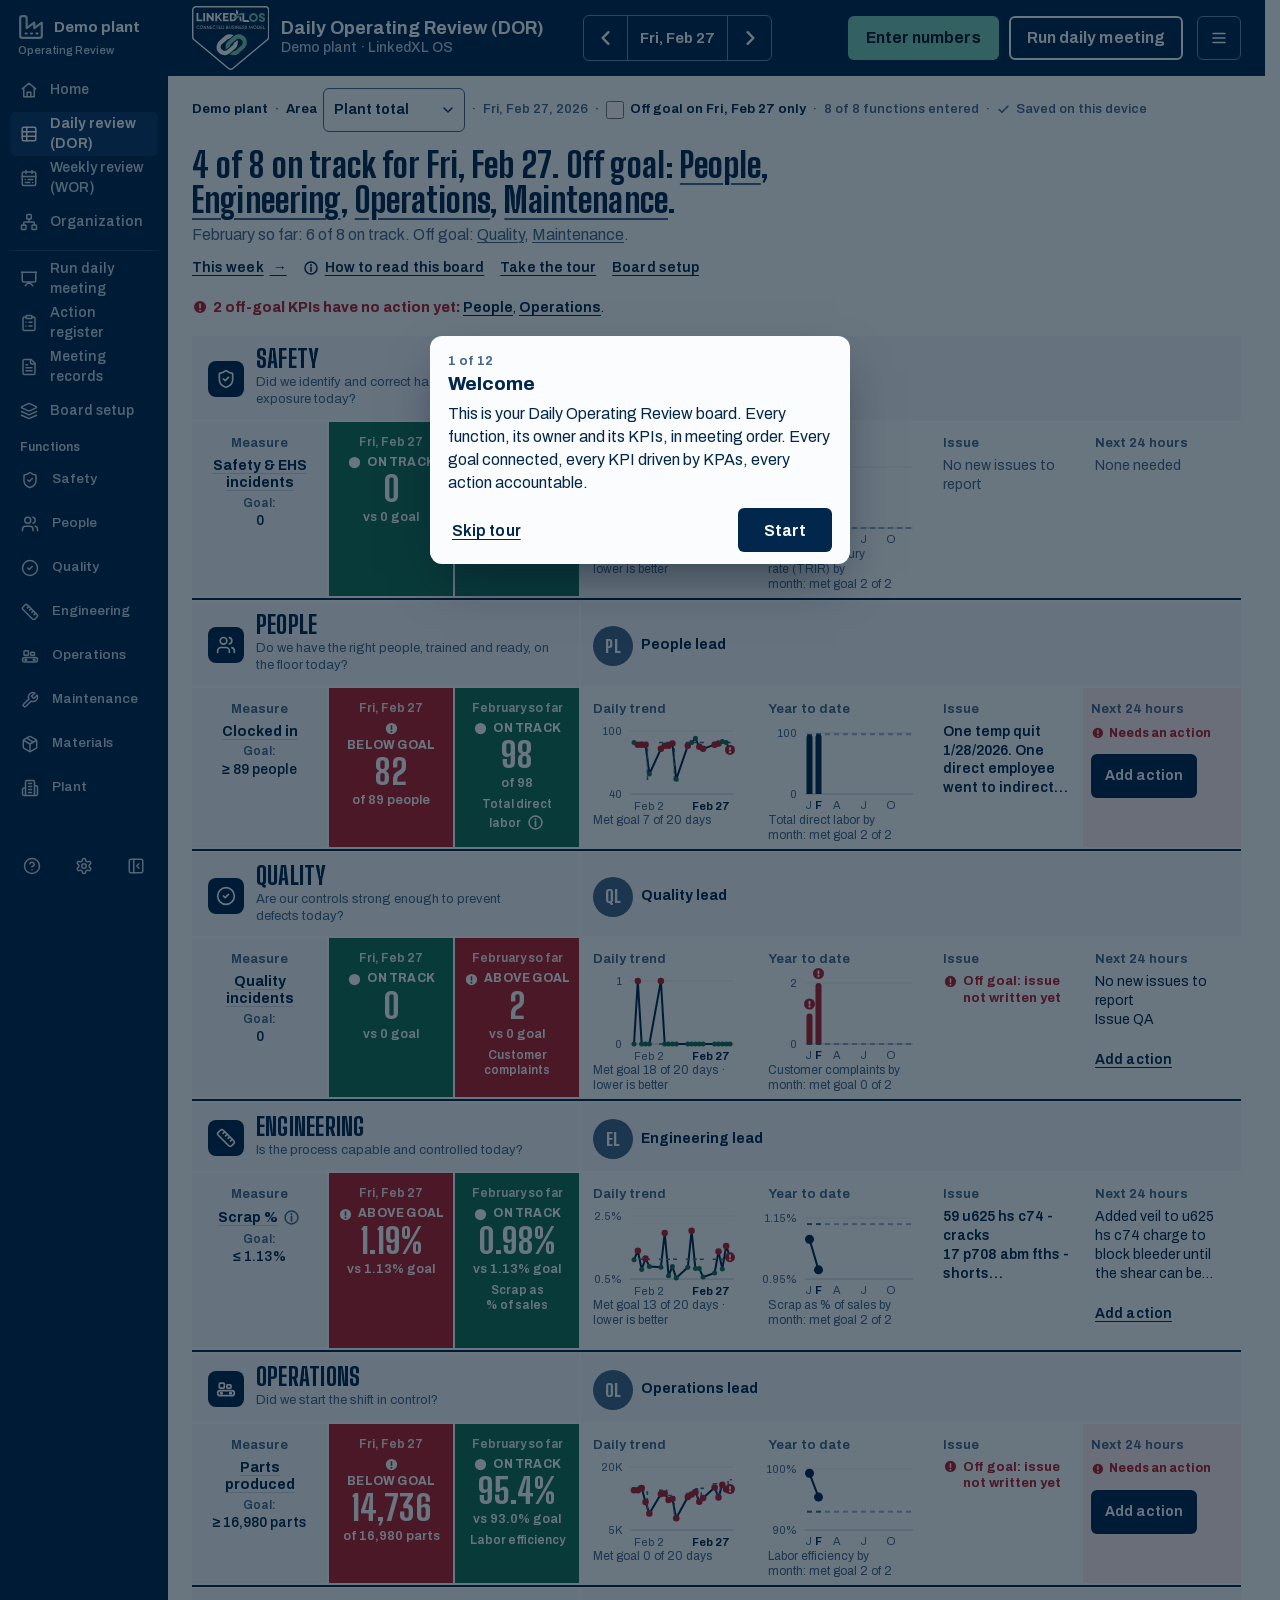
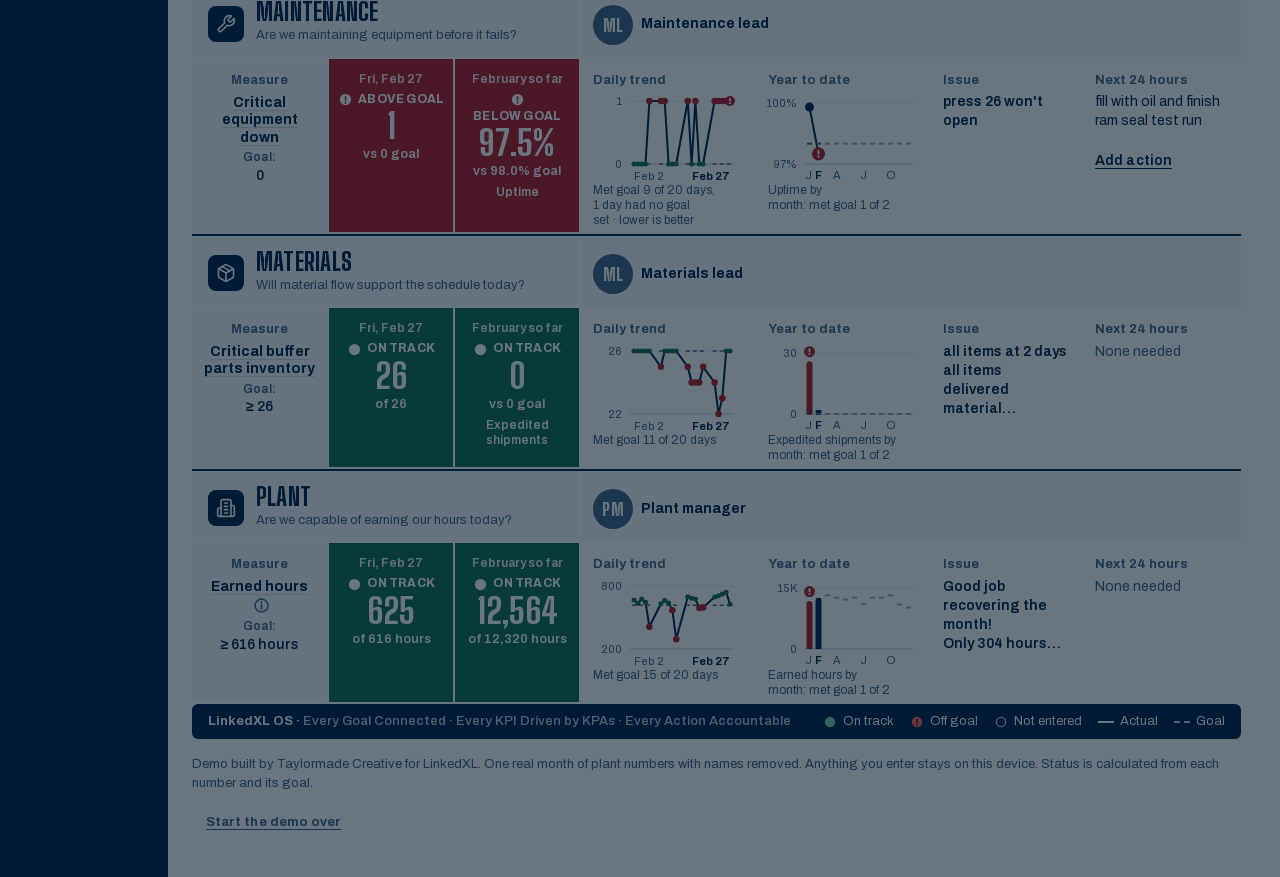
<file: demo/dor/index.html>
<!doctype html>
<html lang="en">
<head>
  <meta charset="utf-8">
  <base href="../">
  <script>(function(){var q=new URLSearchParams(location.search);if(!q.has('view')){q.set('view','dor');history.replaceState(null,'','./?'+q.toString()+location.hash);}})();</script>
  <script>window.DOR_BUILD='20261123-135808'</script><script>window.DOR_COPY='demo'</script>
  <meta name="robots" content="noindex, nofollow">
  <meta name="viewport" content="width=device-width, initial-scale=1, viewport-fit=cover">
  <title>Daily Operating Review board · LinkedXL OS</title>
  <meta name="description" content="Every KPI against its goal, every miss with an owner and a next-24-hour action, on one screen. Try the demo with a real plant's February numbers.">
  <meta property="og:type" content="website">
  <meta property="og:site_name" content="LinkedXL OS">
  <meta property="og:title" content="Daily Operating Review board · LinkedXL OS">
  <meta property="og:description" content="Every KPI against its goal, every miss with an owner and a next-24-hour action, on one screen. Try the demo with a real plant's February numbers.">
  <meta property="og:url" content="https://taylormadecreative.github.io/daily-operating-review/demo/dor/">
  <meta name="twitter:card" content="summary">
  <link rel="icon" href="assets/brand/linkedxl-os-logo.svg" type="image/svg+xml">
  <script>
    // Home (dashboard) by default; ?view=dor the DOR board, ?view=wor the Weekly review, ?view=org the
    // Organization. All four share one sidebar shell. Set before first paint.
    var pageView = new URLSearchParams(location.search).get('view');
    document.documentElement.dataset.view = ['dor', 'wor', 'org'].indexOf(pageView) >= 0 ? pageView : 'home';
    // The sidebar as an icon rail, when this device chose it (js/shell.js keeps it). Before first paint, so it never jumps.
    try { if (localStorage.getItem('demo.side.v1') === 'rail') document.documentElement.dataset.side = 'rail'; } catch (e) { /* storage blocked: full sidebar */ }
    // DOR board layout: the client's v2 (10/12) by default; ?layout=classic keeps the v1 ledger for rollback.
    document.documentElement.dataset.layout = new URLSearchParams(location.search).get('layout') === 'classic' ? 'classic' : 'v2';
    // Customize: paint the saved look before first paint. js/customize.js keeps this cache. Only its own
    // switches (the data-cz-* keys, each one of its known words) and its --cz-* colors (hex values) are
    // read from it; anything else in the cache is ignored, so it can't set the view, the layout or other CSS.
    try {
      var cz = JSON.parse(localStorage.getItem('demo.customize.paint.v1') || 'null');
      if (cz && typeof cz === 'object') {
        var czOk = { czPlace: 'cell row words', czStrength: 'solid soft strong', czSize: 'standard large', czTrend: 'on off', czNotes: 'on off', czQuestion: 'on off', czHeader: 'light dark', czHeaderRule: 'on off' };
        var czAttrs = cz.attrs && typeof cz.attrs === 'object' ? cz.attrs : {};
        Object.keys(czOk).forEach(function (k) {
          var v = Object.prototype.hasOwnProperty.call(czAttrs, k) ? czAttrs[k] : null;
          if (typeof v === 'string' && czOk[k].split(' ').indexOf(v) >= 0) document.documentElement.dataset[k] = v;
        });
        var czDecl = typeof cz.css === 'string' ? cz.css.match(/--cz-[a-z0-9-]{1,24}:\s*#[0-9a-fA-F]{3,8}(?![0-9a-zA-Z])/g) : null;
        if (czDecl) { var st = document.createElement('style'); st.id = 'cz-vars'; st.textContent = ':root[data-view="dor"] {\n  ' + czDecl.join(';\n  ') + ';\n}'; document.head.appendChild(st); }
      }
    } catch (e) { /* storage blocked: defaults */ }
  </script>
  <link rel="preload" href="assets/fonts/BigShouldersDisplay-var.woff2" as="font" type="font/woff2" crossorigin>
  <link rel="preload" href="assets/fonts/Archivo-var.woff2" as="font" type="font/woff2" crossorigin>
  <link rel="stylesheet" href="css/fonts.css?v=20261123-135808">
  <link rel="stylesheet" href="css/tokens.css?v=20261123-135808">
  <link rel="stylesheet" href="css/base.css?v=20261123-135808">
  <link rel="stylesheet" href="css/board.css?v=20261123-135808">
  <link rel="stylesheet" href="css/board-v2.css?v=20261123-135808">
  <link rel="stylesheet" href="css/components.css?v=20261123-135808">
  <link rel="stylesheet" href="css/detail.css?v=20261123-135808">
  <link rel="stylesheet" href="css/enter.css?v=20261123-135808">
  <link rel="stylesheet" href="css/meeting.css?v=20261123-135808">
  <link rel="stylesheet" href="css/home.css?v=20261123-135808">
  <link rel="stylesheet" href="css/customize.css?v=20261123-135808">
  <link rel="stylesheet" href="css/tour.css?v=20261123-135808">
  <link rel="stylesheet" href="css/actions.css?v=20261123-135808">
  <link rel="stylesheet" href="css/recorder.css?v=20261123-135808">
  <link rel="stylesheet" href="css/setup.css?v=20261123-135808">
  <link rel="stylesheet" href="css/shell.css?v=20261123-135808">
  <link rel="stylesheet" href="css/org.css?v=20261123-135808">
  <link rel="stylesheet" href="css/wor.css?v=20261123-135808">
  <link rel="stylesheet" href="css/header.css?v=20261123-135808">
  <link rel="stylesheet" href="css/pilot.css?v=20261123-135808">
  <script type="module" src="js/app.js?v=20261123-135808"></script>
</head>
<body>
  <svg class="sprite" aria-hidden="true" focusable="false">
    <symbol id="g-on" viewBox="0 0 20 20">
      <circle cx="10" cy="10" r="7.5" fill="currentColor"/>
    </symbol>
    <symbol id="g-off" viewBox="0 0 20 20">
      <path fill="currentColor" fill-rule="evenodd" d="M10 2.5a7.5 7.5 0 1 1 0 15a7.5 7.5 0 1 1 0-15Z M9 5.6h2v6H9Z M10 13a1.25 1.25 0 1 1 0 2.5a1.25 1.25 0 1 1 0-2.5Z"/>
    </symbol>
    <symbol id="g-missing" viewBox="0 0 20 20">
      <circle cx="10" cy="10" r="6.6" fill="none" stroke="currentColor" stroke-width="2"/>
    </symbol>
    <symbol id="g-untracked" viewBox="0 0 20 20">
      <circle cx="10" cy="10" r="6.6" fill="none" stroke="currentColor" stroke-width="2" stroke-dasharray="2.6 2.6"/>
    </symbol>
    <symbol id="g-nogoal" viewBox="0 0 20 20">
      <path d="M10 3.2 16.8 10 10 16.8 3.2 10Z" fill="none" stroke="currentColor" stroke-width="2" stroke-linejoin="round"/>
    </symbol>
    <symbol id="g-idle" viewBox="0 0 20 20">
      <rect x="4.8" y="4" width="3.6" height="12" rx="1.1" fill="currentColor"/>
      <rect x="11.6" y="4" width="3.6" height="12" rx="1.1" fill="currentColor"/>
    </symbol>
    <symbol id="g-prev" viewBox="0 0 20 20">
      <path d="M12.4 4.2L6.6 10l5.8 5.8" fill="none" stroke="currentColor" stroke-width="2.4" stroke-linecap="round" stroke-linejoin="round"/>
    </symbol>
    <symbol id="g-next" viewBox="0 0 20 20">
      <path d="M7.6 4.2l5.8 5.8-5.8 5.8" fill="none" stroke="currentColor" stroke-width="2.4" stroke-linecap="round" stroke-linejoin="round"/>
    </symbol>
    <symbol id="g-close" viewBox="0 0 20 20">
      <path d="M5 5l10 10M15 5L5 15" fill="none" stroke="currentColor" stroke-width="2.2" stroke-linecap="round"/>
    </symbol>
    <symbol id="g-external" viewBox="0 0 20 20">
      <path d="M8 4.5H4.5v11h11V12M11 4.5h4.5V9M15.2 4.8L9 11" fill="none" stroke="currentColor" stroke-width="2" stroke-linecap="round" stroke-linejoin="round"/>
    </symbol>
    <symbol id="g-info" viewBox="0 0 20 20">
      <circle cx="10" cy="10" r="7.6" fill="none" stroke="currentColor" stroke-width="1.8"/>
      <path d="M10 9v5" stroke="currentColor" stroke-width="2" stroke-linecap="round"/>
      <circle cx="10" cy="6.3" r="1.2" fill="currentColor"/>
    </symbol>
    <symbol id="lx-badge" viewBox="0 0 153.85 127.21"> <g> <path style="fill:var(--logo-mint)" d="M67.31,86.68s-2.75-10.9,4.46-16.97,11.76-10.05,11.76-10.05c0,0,9.48-7.87,19.72.47,9.37,7.63,6.08,19.46.3,24.55-3.17,2.79-11.39,10.14-11.39,10.14,0,0-6.54,5.88-16.78,1.33l7.96-6.92s1.71.57,4.17-1.42,11.28-9.76,11.28-9.76c0,0,5.08-5.24-.19-10.52-4.82-4.83-9.86-1.23-9.86-1.23l-11.05,9.39s-2.31,1.8-2.5,4.65l-7.87,6.35Z"/> <path style="fill:var(--logo-navy)" d="M90.66,67.51s2.75,10.9-4.46,16.97c-7.21,6.07-11.76,10.05-11.76,10.05,0,0-9.48,7.87-19.72-.47-9.37-7.63-6.08-19.46-.3-24.55,3.17-2.79,11.39-10.14,11.39-10.14,0,0,6.54-5.88,16.78-1.33l-7.96,6.92s-1.71-.57-4.17,1.42-11.28,9.76-11.28,9.76c0,0-5.08,5.24.19,10.52,4.82,4.83,9.86,1.23,9.86,1.23l11.05-9.39s2.31-1.8,2.5-4.65l7.87-6.35Z"/> <path style="fill:var(--logo-navy)" d="M76.92,127.21c-1.77,0-3.55-.6-4.99-1.81L2.8,67.77c-1.78-1.49-2.8-3.67-2.8-5.99V7.8C0,3.5,3.5,0,7.8,0h138.25c4.3,0,7.8,3.5,7.8,7.8v53.98c0,2.32-1.02,4.5-2.8,5.99l-69.13,57.63c-1.45,1.21-3.22,1.81-4.99,1.81ZM7.8,2.85c-2.73,0-4.95,2.22-4.95,4.95v53.98c0,1.47.65,2.86,1.78,3.8l69.13,57.63c1.83,1.53,4.5,1.53,6.33,0l69.13-57.63.91,1.1-.91-1.1c1.13-.94,1.78-2.33,1.78-3.8V7.8c0-2.73-2.22-4.95-4.95-4.95H7.8Z"/> <g> <path style="fill:var(--logo-navy)" d="M9,30.19V14.14h3.71v12.79h7.78v3.26h-11.48Z"/> <path style="fill:var(--logo-navy)" d="M22.32,30.19V14.14h3.71v16.05h-3.71Z"/> <path style="fill:var(--logo-navy)" d="M32.81,21.01v9.18h-3.71V14.14h2.89l7.48,9.43v-9.43h3.71v16.05h-2.98l-7.39-9.18Z"/> <path style="fill:var(--logo-navy)" d="M46.25,30.19V14.14h3.71v7.23l6.19-7.23h3.84l-6.01,7.17,6.42,8.88h-3.91l-4.7-6.8-1.83,1.99v4.81h-3.71Z"/> <path style="fill:var(--logo-navy)" d="M72.84,26.93v3.26h-11.28V14.14h11.08v3.26h-7.37v3.12h6.33v3.01h-6.33v3.41h7.57Z"/> <path style="fill:var(--logo-navy)" d="M75.14,30.19V14.14h5.99c1.33,0,2.49.21,3.48.63.99.42,1.83.99,2.5,1.72.67.72,1.18,1.57,1.51,2.54.34.97.51,2.01.51,3.11,0,1.22-.19,2.32-.57,3.31-.38.99-.92,1.83-1.62,2.53-.7.7-1.54,1.24-2.53,1.63-.99.38-2.08.58-3.29.58h-5.99ZM85.36,22.14c0-.71-.09-1.35-.28-1.93-.19-.58-.46-1.08-.83-1.5-.36-.42-.81-.75-1.33-.97-.53-.23-1.12-.34-1.79-.34h-2.28v9.54h2.28c.68,0,1.28-.12,1.81-.36.53-.24.97-.58,1.32-1.01.35-.43.62-.93.81-1.51.19-.58.28-1.22.28-1.91Z"/> </g> <path style="fill:var(--logo-mint)" d="M97.78,17.64l2.74-.1,3.33-3.84c-1.03.03-3.32.09-6.43.13-4.29.06-6.46,4.69-6.46,4.69l4.6.03c.89-.95,2.22-.91,2.22-.91Z"/> <path style="fill:var(--logo-mint)" d="M95.06,19.64l-4.6-.03c-.89.95-2.22.91-2.22.91l-3.99.07-3.16,3.85c.29.03.47.03.47.03,0,0,2.75-.09,7.04-.14,4.29-.06,6.46-4.69,6.46-4.69Z"/> <path style="fill:var(--logo-navy)" d="M92.29,15.15c-.95-.89-.91-2.22-.91-2.22l-.05-2.89-3.89-3.19c.03,1.03.09,3.32.13,6.43.03,2.29,1.26,3.89,2.49,4.96.65-1.86,2.23-3.1,2.23-3.1Z"/> <path style="fill:var(--logo-navy)" d="M93.5,23.29c.95.89.91,2.22.91,2.22l.05,2.89,3.89,3.19c-.03-1.03-.09-3.32-.13-6.43-.03-2.29-1.07-3.91-2.31-4.98-.65,1.86-2.41,3.12-2.41,3.12Z"/> <path style="fill:var(--logo-navy)" d="M111.77,28.07h-7.92v-14.37l-3.69,3.84v11.45h.03c.13,1.45,1.34,2.6,2.83,2.6h11.95l-3.2-3.52Z"/> <g> <path style="fill:var(--logo-mint)" d="M117.91,30.47c-1.33-.79-2.37-1.86-3.13-3.21-.76-1.34-1.14-2.8-1.14-4.37s.38-3.03,1.15-4.37c.77-1.34,1.81-2.41,3.12-3.19,1.31-.79,2.76-1.18,4.35-1.18s3,.39,4.32,1.18,2.37,1.85,3.13,3.19,1.14,2.8,1.14,4.37-.38,3.03-1.14,4.37c-.76,1.34-1.81,2.41-3.13,3.21s-2.77,1.19-4.32,1.19-3.02-.4-4.35-1.19ZM124.73,27.34c.73-.46,1.29-1.08,1.68-1.85s.59-1.63.59-2.57-.2-1.81-.59-2.59c-.39-.78-.95-1.4-1.68-1.85-.73-.46-1.56-.69-2.49-.69s-1.76.23-2.47.69c-.71.46-1.27,1.08-1.67,1.85-.4.78-.6,1.64-.6,2.59s.2,1.79.6,2.57c.4.78.96,1.4,1.67,1.85.71.46,1.54.69,2.47.69s1.76-.23,2.49-.69Z"/> <path style="fill:var(--logo-mint)" d="M135.84,31c-.93-.44-1.65-1.06-2.16-1.85-.52-.79-.77-1.71-.77-2.74h3.86c0,.36.11.69.32.99.21.3.51.54.88.7s.78.25,1.2.25.81-.07,1.14-.21c.34-.14.6-.34.79-.6.19-.26.28-.57.28-.93s-.14-.71-.4-1.01c-.27-.29-.76-.54-1.46-.74l-2.01-.64c-1.67-.46-2.83-1.13-3.48-2.03s-.97-1.84-.97-2.84.26-1.9.79-2.69c.52-.79,1.24-1.41,2.14-1.85.9-.44,1.91-.66,3.02-.66s2.08.21,2.95.63,1.55,1.02,2.05,1.82c.5.8.75,1.72.75,2.79h-3.83c0-.52-.17-.97-.5-1.33-.34-.36-.82-.54-1.46-.54-.39,0-.74.08-1.04.23-.3.16-.54.36-.71.63-.17.26-.26.55-.26.86,0,.28.11.56.34.85.23.29.68.54,1.35.75l1.77.54c1.47.48,2.65,1.09,3.54,1.84.88.75,1.33,1.82,1.33,3.19,0,1.16-.29,2.14-.88,2.92-.59.79-1.36,1.37-2.3,1.76-.94.38-1.96.58-3.06.58-1.2,0-2.26-.22-3.18-.66Z"/> </g> <g> <path style="fill:var(--logo-ink)" d="M10.65,45.19c-.5-.3-.9-.71-1.2-1.22-.3-.51-.45-1.07-.45-1.68s.15-1.17.45-1.68c.3-.52.7-.93,1.2-1.24s1.05-.46,1.66-.46c.51,0,.98.1,1.41.3s.79.48,1.09.85l-.69.57c-.22-.26-.49-.46-.8-.61-.31-.15-.64-.23-1-.23-.43,0-.82.11-1.19.34-.36.23-.65.53-.86.92-.21.39-.32.8-.32,1.24s.11.85.32,1.23c.21.38.5.68.85.91.36.22.76.34,1.2.34.35,0,.68-.08,1-.23.31-.15.58-.36.8-.61l.69.57c-.3.36-.66.65-1.09.85-.43.2-.9.3-1.41.3-.6,0-1.16-.15-1.66-.45Z"/> <path style="fill:var(--logo-ink)" d="M17.06,45.19c-.51-.3-.91-.71-1.19-1.22s-.43-1.07-.43-1.68.14-1.17.43-1.69c.29-.52.69-.93,1.19-1.23.51-.31,1.06-.46,1.67-.46s1.16.15,1.66.46.9.72,1.19,1.23c.29.52.44,1.08.44,1.69s-.15,1.16-.44,1.68c-.29.51-.69.92-1.19,1.22-.5.3-1.06.45-1.66.45s-1.16-.15-1.67-.45ZM19.91,44.43c.36-.22.64-.53.85-.91s.31-.79.31-1.23-.1-.85-.31-1.24c-.21-.39-.49-.69-.85-.92-.36-.23-.75-.34-1.19-.34s-.83.11-1.19.34c-.36.23-.64.53-.85.92-.21.39-.31.8-.31,1.24s.1.85.31,1.23.49.68.85.91c.36.22.75.34,1.19.34s.83-.11,1.19-.34Z"/> <path style="fill:var(--logo-ink)" d="M23.34,39.03h.93l3.06,5.11h-.21v-5.11h.94v6.5h-.9l-3.1-5.14h.22v5.14h-.95v-6.5Z"/> <path style="fill:var(--logo-ink)" d="M29.83,39.03h.93l3.06,5.11h-.21v-5.11h.94v6.5h-.9l-3.1-5.14h.22v5.14h-.95v-6.5Z"/> <path style="fill:var(--logo-ink)" d="M36.31,39.03h3.88v.87h-3.32l.39-.39v5.54l-.39-.39h3.43v.87h-3.98v-6.5ZM36.9,41.9h2.92v.87h-2.92v-.87Z"/> <path style="fill:var(--logo-ink)" d="M42.7,45.19c-.5-.3-.9-.71-1.2-1.22-.3-.51-.45-1.07-.45-1.68s.15-1.17.45-1.68c.3-.52.7-.93,1.2-1.24s1.05-.46,1.66-.46c.51,0,.98.1,1.41.3s.79.48,1.09.85l-.69.57c-.22-.26-.49-.46-.8-.61-.31-.15-.64-.23-1-.23-.43,0-.82.11-1.19.34-.36.23-.65.53-.86.92-.21.39-.32.8-.32,1.24s.11.85.32,1.23c.21.38.5.68.85.91.36.22.76.34,1.2.34.35,0,.68-.08,1-.23.31-.15.58-.36.8-.61l.69.57c-.3.36-.66.65-1.09.85-.43.2-.9.3-1.41.3-.6,0-1.16-.15-1.66-.45Z"/> <path style="fill:var(--logo-ink)" d="M47.32,39.03h4.84v.87h-4.84v-.87ZM49.27,39.73h.95v5.8h-.95v-5.8Z"/> <path style="fill:var(--logo-ink)" d="M53.23,39.03h3.88v.87h-3.32l.39-.39v5.54l-.39-.39h3.43v.87h-3.98v-6.5ZM53.83,41.9h2.92v.87h-2.92v-.87Z"/> <path style="fill:var(--logo-ink)" d="M58.58,39.03h2.54c.6,0,1.13.14,1.57.42.44.28.78.67,1.01,1.17s.35,1.05.35,1.68-.12,1.17-.35,1.66-.58.88-1.01,1.16c-.44.28-.96.42-1.57.42h-2.54v-6.5ZM59.14,44.66h1.97c.41,0,.77-.1,1.08-.31.3-.2.53-.49.68-.84.15-.36.23-.76.23-1.22s-.08-.86-.23-1.22c-.15-.36-.38-.65-.68-.86-.3-.21-.66-.32-1.08-.32h-1.97l.39-.39v5.54l-.39-.39Z"/> <path style="fill:var(--logo-ink)" d="M67.77,39.03h2.47c.36,0,.68.07.95.2.27.14.48.33.62.58s.22.55.22.88c0,.36-.09.68-.28.95-.19.27-.49.44-.91.5l.04-.11c.3,0,.57.07.8.23s.4.37.52.62.18.52.18.81c0,.31-.08.61-.23.89-.15.28-.38.51-.67.68-.29.17-.64.26-1.03.26h-2.68v-6.5ZM68.34,44.66h1.93c.25,0,.46-.05.63-.14.17-.09.3-.22.39-.39s.14-.34.14-.53-.04-.36-.12-.53-.2-.3-.37-.4c-.17-.1-.38-.15-.63-.15h-1.87v-.82h1.8c.27,0,.48-.08.62-.25s.22-.39.22-.66-.08-.5-.23-.66-.36-.25-.63-.25h-1.89l.39-.39v5.54l-.39-.39Z"/> <path style="fill:var(--logo-ink)" d="M74.85,45.36c-.36-.19-.66-.46-.87-.82-.22-.36-.33-.77-.33-1.24v-4.28h.95v4.27c0,.32.06.59.19.81.13.22.3.38.52.48.22.1.46.16.73.16s.51-.05.73-.16c.22-.1.39-.26.52-.48s.19-.49.19-.81v-4.27h.95v4.28c0,.47-.11.89-.33,1.24-.22.36-.51.63-.87.82-.36.19-.76.28-1.2.28s-.83-.09-1.2-.28Z"/> <path style="fill:var(--logo-ink)" d="M80.83,45.37c-.35-.18-.62-.42-.82-.73s-.29-.63-.29-.97h.93c.01.18.08.36.19.53.12.17.28.31.48.42.2.11.44.16.7.16s.48-.05.67-.15c.19-.1.33-.23.43-.39.1-.16.15-.33.15-.51,0-.27-.1-.48-.3-.64-.2-.16-.46-.28-.77-.37l-.82-.21c-.62-.16-1.04-.39-1.26-.7-.23-.31-.34-.64-.34-1s.1-.69.29-.98c.19-.29.46-.51.79-.67s.69-.25,1.07-.25.74.08,1.06.24c.31.16.57.38.75.67s.28.63.27,1.01h-.93c0-.31-.11-.56-.33-.75s-.5-.29-.85-.29c-.2,0-.39.04-.58.13-.18.08-.33.21-.43.37-.11.16-.16.34-.16.52,0,.16.06.32.18.48.12.15.36.28.72.38l.83.23c.57.15,1.01.37,1.32.67s.46.67.46,1.12c0,.36-.09.69-.27.99-.18.3-.44.54-.77.71s-.71.26-1.15.26-.85-.09-1.2-.27Z"/> <path style="fill:var(--logo-ink)" d="M85.52,39.03h.95v6.5h-.95v-6.5Z"/> <path style="fill:var(--logo-ink)" d="M88.23,39.03h.93l3.06,5.11h-.21v-5.11h.94v6.5h-.9l-3.1-5.14h.22v5.14h-.95v-6.5Z"/> <path style="fill:var(--logo-ink)" d="M94.71,39.03h3.88v.87h-3.32l.39-.39v5.54l-.39-.39h3.43v.87h-3.98v-6.5ZM95.31,41.9h2.92v.87h-2.92v-.87Z"/> <path style="fill:var(--logo-ink)" d="M100.76,45.37c-.35-.18-.62-.42-.82-.73s-.29-.63-.29-.97h.93c.01.18.08.36.19.53.12.17.28.31.48.42.2.11.44.16.7.16s.48-.05.67-.15c.19-.1.33-.23.43-.39.1-.16.15-.33.15-.51,0-.27-.1-.48-.3-.64-.2-.16-.46-.28-.77-.37l-.82-.21c-.62-.16-1.04-.39-1.26-.7-.23-.31-.34-.64-.34-1s.1-.69.29-.98c.19-.29.46-.51.79-.67s.69-.25,1.07-.25.74.08,1.06.24c.31.16.57.38.75.67s.28.63.27,1.01h-.93c0-.31-.11-.56-.33-.75s-.5-.29-.85-.29c-.2,0-.39.04-.58.13-.18.08-.33.21-.43.37-.11.16-.16.34-.16.52,0,.16.06.32.18.48.12.15.36.28.72.38l.83.23c.57.15,1.01.37,1.32.67s.46.67.46,1.12c0,.36-.09.69-.27.99-.18.3-.44.54-.77.71s-.71.26-1.15.26-.85-.09-1.2-.27Z"/> <path style="fill:var(--logo-ink)" d="M106.16,45.37c-.35-.18-.62-.42-.82-.73s-.29-.63-.29-.97h.93c.01.18.08.36.19.53.12.17.28.31.48.42.2.11.44.16.7.16s.48-.05.67-.15c.19-.1.33-.23.43-.39.1-.16.15-.33.15-.51,0-.27-.1-.48-.3-.64-.2-.16-.46-.28-.77-.37l-.82-.21c-.62-.16-1.04-.39-1.26-.7-.23-.31-.34-.64-.34-1s.1-.69.29-.98c.19-.29.46-.51.79-.67s.69-.25,1.07-.25.74.08,1.06.24c.31.16.57.38.75.67s.28.63.27,1.01h-.93c0-.31-.11-.56-.33-.75s-.5-.29-.85-.29c-.2,0-.39.04-.58.13-.18.08-.33.21-.43.37-.11.16-.16.34-.16.52,0,.16.06.32.18.48.12.15.36.28.72.38l.83.23c.57.15,1.01.37,1.32.67s.46.67.46,1.12c0,.36-.09.69-.27.99-.18.3-.44.54-.77.71s-.71.26-1.15.26-.85-.09-1.2-.27Z"/> <path style="fill:var(--logo-ink)" d="M113.64,39.03h.86l2.43,5.09h-.36l2.43-5.09h.86l.79,6.5h-.93l-.63-5.19.24.05-2.15,4.43h-.81l-2.17-4.43.24-.05-.62,5.19h-.93l.78-6.5Z"/> <path style="fill:var(--logo-ink)" d="M123.22,45.19c-.51-.3-.91-.71-1.19-1.22s-.43-1.07-.43-1.68.14-1.17.43-1.69c.29-.52.69-.93,1.19-1.23.51-.31,1.06-.46,1.67-.46s1.16.15,1.66.46.9.72,1.19,1.23c.29.52.44,1.08.44,1.69s-.15,1.16-.44,1.68c-.29.51-.69.92-1.19,1.22-.5.3-1.06.45-1.66.45s-1.16-.15-1.67-.45ZM126.08,44.43c.36-.22.64-.53.85-.91s.31-.79.31-1.23-.1-.85-.31-1.24c-.21-.39-.49-.69-.85-.92-.36-.23-.75-.34-1.19-.34s-.83.11-1.19.34c-.36.23-.64.53-.85.92-.21.39-.31.8-.31,1.24s.1.85.31,1.23.49.68.85.91c.36.22.75.34,1.19.34s.83-.11,1.19-.34Z"/> <path style="fill:var(--logo-ink)" d="M129.5,39.03h2.54c.6,0,1.13.14,1.57.42.44.28.78.67,1.01,1.17s.35,1.05.35,1.68-.12,1.17-.35,1.66-.58.88-1.01,1.16c-.44.28-.96.42-1.57.42h-2.54v-6.5ZM130.07,44.66h1.97c.41,0,.77-.1,1.08-.31.3-.2.53-.49.68-.84.15-.36.23-.76.23-1.22s-.08-.86-.23-1.22c-.15-.36-.38-.65-.68-.86-.3-.21-.66-.32-1.08-.32h-1.97l.39-.39v5.54l-.39-.39Z"/> <path style="fill:var(--logo-ink)" d="M136.34,39.03h3.88v.87h-3.32l.39-.39v5.54l-.39-.39h3.43v.87h-3.98v-6.5ZM136.93,41.9h2.92v.87h-2.92v-.87Z"/> <path style="fill:var(--logo-ink)" d="M141.68,39.03h.95v6.02l-.39-.39h3.01v.87h-3.58v-6.5Z"/> </g> </g> </symbol>
    </svg>

  <!-- One shell for every page: the navy sidebar (a top bar and drawer on a phone) beside Home, the DOR board,
       the Weekly review and the Organization. css/shell.css lays it out; html[data-view] says which page shows. -->
  <div class="shell">
    <a class="skip-link" href="#home" data-skip>Skip to Home</a>
    <aside class="side" aria-label="Plant navigation">
      <div class="side-brand">
        <svg class="i side-brand-icon" viewBox="0 0 24 24" fill="none" stroke="currentColor" stroke-width="2" stroke-linecap="round" stroke-linejoin="round" aria-hidden="true"><path d="M2 20a2 2 0 0 0 2 2h16a2 2 0 0 0 2-2V8l-7 5V8l-7 5V4a2 2 0 0 0-2-2H4a2 2 0 0 0-2 2Z"/><path d="M17 18h1M12 18h1M7 18h1"/></svg>
        <span class="side-lx"><svg class="side-badge" viewBox="0 0 153.85 127.21" aria-hidden="true" focusable="false"><use href="#lx-badge"></use></svg><span class="sr-only">Powered by LinkedXL OS</span></span>
        <span class="side-brand-text"><span class="side-brand-name" data-plant-name>Demo plant</span><span class="side-brand-sub">Operating Review</span></span>
        <button class="side-menu-btn" type="button" data-open-drawer aria-label="Open menu" aria-haspopup="dialog">
          <svg class="i" viewBox="0 0 24 24" fill="none" stroke="currentColor" stroke-width="2" stroke-linecap="round" aria-hidden="true"><path d="M4 6h16M4 12h16M4 18h16"/></svg>
        </button>
      </div>
      <nav class="side-nav" data-side-nav aria-label="Pages and functions"></nav>
      <div class="side-bottom">
        <button class="side-link side-tour" type="button" data-start-tour title="How it works">
          <svg class="i" viewBox="0 0 24 24" fill="none" stroke="currentColor" stroke-width="2" stroke-linecap="round" stroke-linejoin="round" aria-hidden="true"><circle cx="12" cy="12" r="10"/><path d="M9.09 9a3 3 0 0 1 5.83 1c0 2-3 3-3 3"/><path d="M12 17h.01"/></svg>
          <span class="side-text">How it works</span>
        </button>
        <button class="side-link side-settings" type="button" data-settings aria-haspopup="dialog" aria-expanded="false" title="Settings">
          <svg class="i" viewBox="0 0 24 24" fill="none" stroke="currentColor" stroke-width="2" stroke-linecap="round" stroke-linejoin="round" aria-hidden="true"><path d="M12.22 2h-.44a2 2 0 0 0-2 2v.18a2 2 0 0 1-1 1.73l-.43.25a2 2 0 0 1-2 0l-.15-.08a2 2 0 0 0-2.73.73l-.22.38a2 2 0 0 0 .73 2.73l.15.1a2 2 0 0 1 1 1.72v.51a2 2 0 0 1-1 1.74l-.15.09a2 2 0 0 0-.73 2.73l.22.38a2 2 0 0 0 2.73.73l.15-.08a2 2 0 0 1 2 0l.43.25a2 2 0 0 1 1 1.73V20a2 2 0 0 0 2 2h.44a2 2 0 0 0 2-2v-.18a2 2 0 0 1 1-1.73l.43-.25a2 2 0 0 1 2 0l.15.08a2 2 0 0 0 2.73-.73l.22-.39a2 2 0 0 0-.73-2.73l-.15-.08a2 2 0 0 1-1-1.74v-.5a2 2 0 0 1 1-1.74l.15-.09a2 2 0 0 0 .73-2.73l-.22-.38a2 2 0 0 0-2.73-.73l-.15.08a2 2 0 0 1-2 0l-.43-.25a2 2 0 0 1-1-1.73V4a2 2 0 0 0-2-2z"/><circle cx="12" cy="12" r="3"/></svg>
          <span class="side-text">Settings</span>
        </button>
        <!-- Icon rail or full sidebar, remembered on this device (js/shell.js). Shown where both fit: 1280 and wider. -->
        <button class="side-link side-collapse" type="button" data-side-toggle aria-label="Collapse menu" title="Collapse menu">
          <svg class="i side-collapse-shut" viewBox="0 0 24 24" fill="none" stroke="currentColor" stroke-width="2" stroke-linecap="round" stroke-linejoin="round" aria-hidden="true"><rect x="3" y="3" width="18" height="18" rx="2"/><path d="M9 3v18"/><path d="m16 15-3-3 3-3"/></svg>
          <svg class="i side-collapse-open" viewBox="0 0 24 24" fill="none" stroke="currentColor" stroke-width="2" stroke-linecap="round" stroke-linejoin="round" aria-hidden="true"><rect x="3" y="3" width="18" height="18" rx="2"/><path d="M9 3v18"/><path d="m14 9 3 3-3 3"/></svg>
          <span class="side-text" aria-hidden="true">Collapse menu</span>
        </button>
        <a class="side-powered" href="https://cbm.linkedxl.com/login" target="_blank" rel="noopener noreferrer">
          <span class="side-powered-text">Powered by</span>
          <svg class="side-badge" viewBox="0 0 153.85 127.21" aria-hidden="true" focusable="false"><use href="#lx-badge"></use></svg>
          <span class="sr-only">LinkedXL OS (opens in a new tab)</span>
        </a>
      </div>
    </aside>

  <div class="home-app">
    <!-- One page header on every page (Home, DOR board, Weekly review, Organization): the navy band with the
         LinkedXL OS badge, the page's name and plant, its day or week control, then its main and second button. -->
    <header class="h-header pghead">
      <div class="h-head-inner pghead-inner">
        <div class="pg-brand">
          <svg class="brand-badge pg-badge" viewBox="0 0 153.85 127.21" aria-hidden="true" focusable="false"><use href="#lx-badge"></use></svg>
          <div class="pg-titles h-titles">
            <h1 class="pg-title h-title" data-home-title>Home</h1>
            <p class="pg-sub" data-home-plant>Demo plant · LinkedXL OS</p>
          </div>
        </div>
        <nav class="h-date period" aria-label="Production day">
          <button class="h-date-btn period-step" type="button" data-home-prev aria-label="Previous day">
            <svg class="i" viewBox="0 0 24 24" fill="none" stroke="currentColor" stroke-width="2" stroke-linecap="round" stroke-linejoin="round" aria-hidden="true"><path d="m15 18-6-6 6-6"/></svg>
          </button>
          <span class="h-date-pick">
            <button class="h-date-label period-label" type="button" data-date-pick aria-describedby="date-pick-hint">
              <svg class="i" viewBox="0 0 24 24" fill="none" stroke="currentColor" stroke-width="2" stroke-linecap="round" stroke-linejoin="round" aria-hidden="true"><rect x="3" y="4" width="18" height="18" rx="2"/><path d="M16 2v4M8 2v4M3 10h18"/></svg>
              <time data-home-date datetime=""></time>
            </button>
            <span class="sr-only" id="date-pick-hint">Choose a production day</span>
            <!-- Native picker, limited to the month's data. On touch screens it sits over the button so a tap opens it directly.
                 Hidden from screen readers: the button above is the one "Production day" control they hear. -->
            <input class="h-date-input" type="date" data-date-input tabindex="-1" aria-hidden="true">
          </span>
          <button class="h-date-btn period-step" type="button" data-home-next aria-label="Next day">
            <svg class="i" viewBox="0 0 24 24" fill="none" stroke="currentColor" stroke-width="2" stroke-linecap="round" stroke-linejoin="round" aria-hidden="true"><path d="m9 18 6-6-6-6"/></svg>
          </button>
        </nav>
        <div class="h-actions pg-actions">
          <a class="btn btn--mint h-enter" href="#enter" data-enter>Enter numbers</a>
          <button class="btn btn--outline-light h-export" type="button" data-export-toggle aria-haspopup="menu" aria-expanded="false" aria-controls="export-menu">
            <span>Export</span>
            <svg class="i i--chev" viewBox="0 0 24 24" fill="none" stroke="currentColor" stroke-width="2" stroke-linecap="round" stroke-linejoin="round" aria-hidden="true"><path d="m6 9 6 6 6-6"/></svg>
          </button>
        </div>
        <button class="h-chip pghead-menu" type="button" data-chip aria-haspopup="dialog" aria-expanded="false"></button>
      </div>
    </header>
    <div class="h-wrap">
      <main id="home" class="h-main" tabindex="-1">
        <div class="scope" data-scope></div>
        <section class="h-answer" aria-label="The day in one line">
          <p class="h-summary" data-home-summary aria-live="polite"></p>
          <p class="h-needs" data-home-needs hidden></p>
          <p class="h-week" data-home-week></p>
        </section>
        <p class="print-meta" data-print-meta></p>
        <p class="date-note h-date-note" data-date-note role="status" hidden></p>
        <section class="h-kpis" data-kpis></section>
        <div class="h-row h-row--2" data-row2></div>
        <div class="h-row h-row--3" data-row3></div>
        <footer class="h-foot">
          <p>Demo built by Taylormade Creative for LinkedXL. One real month of plant numbers with names removed. Anything you enter stays on this device. Status is calculated from each number and its goal.</p>
        </footer>
      </main>
    </div>

    <div class="h-mobilebar">
      <a class="btn btn--mint" href="#enter" data-enter>Enter numbers</a>
    </div>
  </div>

  <div class="app">
    <header class="topbar pghead">
      <div class="topbar-inner pghead-inner">
        <a class="brand pg-brand" href="./" data-nav-home aria-label="Daily Operating Review (DOR), LinkedXL OS. Go to Home">
          <svg class="brand-badge pg-badge" viewBox="0 0 153.85 127.21" aria-hidden="true" focusable="false"><use href="#lx-badge"></use></svg>
          <span class="brand-text pg-titles">
            <span class="brand-title pg-title">Daily Operating Review (DOR)</span>
            <span class="brand-plant pg-sub" data-plant>Demo plant</span>
          </span>
        </a>

        <nav class="datebar period" aria-label="Production day">
          <button class="icon-btn period-step" type="button" data-prev aria-label="Previous day">
            <svg class="icon" aria-hidden="true" focusable="false"><use href="#g-prev"></use></svg>
          </button>
          <span class="date-pick">
            <button class="date-label date-pick-btn period-label" type="button" data-board-date-pick aria-describedby="board-date-hint">
              <svg class="icon" viewBox="0 0 24 24" fill="none" stroke="currentColor" stroke-width="2" stroke-linecap="round" stroke-linejoin="round" aria-hidden="true" focusable="false"><rect x="3" y="4" width="18" height="18" rx="2"/><path d="M16 2v4M8 2v4M3 10h18"/></svg>
              <time data-board-date datetime=""></time>
            </button>
            <span class="sr-only" id="board-date-hint">Choose a production day</span>
            <!-- Native picker, limited to the month's data. On touch screens it sits over the button so a tap opens it directly. -->
            <input class="date-input" type="date" data-board-date-input tabindex="-1" aria-hidden="true">
          </span>
          <button class="icon-btn period-step" type="button" data-next aria-label="Next day">
            <svg class="icon" aria-hidden="true" focusable="false"><use href="#g-next"></use></svg>
          </button>
        </nav>

        <a class="topbar-home topbar-home--icon" href="./" data-nav-home aria-label="Home" title="Home">
          <svg class="icon" viewBox="0 0 24 24" fill="none" stroke="currentColor" stroke-width="2" stroke-linecap="round" stroke-linejoin="round" aria-hidden="true" focusable="false"><path d="M3 10.5 12 3l9 7.5"/><path d="M5 9.5V21h14V9.5"/><path d="M9.5 21v-6h5v6"/></svg>
        </a>
        <button class="topbar-home topbar-customize" type="button" data-customize>
          <svg class="icon" viewBox="0 0 24 24" fill="none" stroke="currentColor" stroke-width="2" stroke-linecap="round" stroke-linejoin="round" aria-hidden="true" focusable="false"><path d="M4 7h10M18 7h2M4 17h4M12 17h8"/><circle cx="16" cy="7" r="2"/><circle cx="10" cy="17" r="2"/></svg>Customize
        </button>
        <button class="topbar-home topbar-actions" type="button" data-open-actions>
          <svg class="icon" viewBox="0 0 24 24" fill="none" stroke="currentColor" stroke-width="2" stroke-linecap="round" stroke-linejoin="round" aria-hidden="true" focusable="false"><rect x="8" y="2" width="8" height="4" rx="1"/><path d="M16 4h2a2 2 0 0 1 2 2v14a2 2 0 0 1-2 2H6a2 2 0 0 1-2-2V6a2 2 0 0 1 2-2h2"/><path d="m9 14 2 2 4-4"/></svg>Action register
        </button>
        <button class="topbar-more pghead-menu" type="button" data-topbar-more aria-haspopup="menu" aria-expanded="false" aria-controls="dor-menu">
          <svg class="icon" viewBox="0 0 24 24" fill="none" stroke="currentColor" stroke-width="2" stroke-linecap="round" aria-hidden="true" focusable="false"><path d="M4 6h16M4 12h16M4 18h16"/></svg><span class="topbar-more-text">Menu</span>
        </button>
        <div class="actions pg-actions">
          <a class="btn btn--mint" href="#enter" data-enter>Enter numbers</a>
          <a class="btn btn--outline-light" href="#meeting/0" data-run-meeting>Run daily meeting</a>
        </div>
      </div>
    </header>

    <main id="board" class="board-page" tabindex="-1">
      <div class="scope" data-scope></div>
      <section class="summary" aria-label="Summary">
        <h1 class="summary-lead" data-summary-lead aria-live="polite"></h1>
        <div class="summary-line">
          <p class="summary-month" data-summary-month></p>
          <!-- The board's week on the Weekly review (js/board.js sets the link and its words). -->
          <a class="btn btn--text howto-btn week-link" href="./?view=wor" data-week-link>This week<span aria-hidden="true">&nbsp;→</span><span class="sr-only" data-week-link-sr></span></a>
          <button class="btn btn--text howto-btn" type="button" popovertarget="how-to-read">
            <svg class="icon" aria-hidden="true" focusable="false"><use href="#g-info"></use></svg>How to read this board
          </button>
          <!-- Take the tour and Board setup wrap as a pair, so neither is left alone on a line. -->
          <span class="howto-pair">
            <button class="btn btn--text howto-btn" type="button" data-start-tour>Take the tour</button>
            <button class="btn btn--text howto-btn" type="button" data-open-setup>Board setup</button>
          </span>
          <p class="your-row" data-your-row hidden></p>
        </div>
        <p class="date-note" data-date-note role="status" hidden></p>
        <div class="board-notes" data-board-notes></div>
      </section>

      <div class="board">
        <div class="board-head" aria-hidden="true">
          <span class="head head--fn">Function</span>
          <span class="head head--day" data-head-day></span>
          <span class="head head--month" data-head-month></span>
          <span class="head head--trend">Trend, day by day
            <span class="legend"><span class="key key--actual"></span>Actual<span class="key key--goal"></span>Goal</span>
          </span>
          <span class="head head--notes">Problem → Next 24 hours</span>
        </div>
        <ol class="rows" data-rows aria-label="Functions in meeting order"></ol>
      </div>

      <div class="board2">
        <div class="board2-head" aria-hidden="true">
          <span class="h2c h2c--fn">Function</span>
          <span class="h2c">Owner</span>
          <span class="h2c">Measure<small>and goal</small></span>
          <span class="h2c">Status<small data-head-day2></small></span>
          <span class="h2c">Month to date<small data-head-month2></small></span>
          <span class="h2c h2c--trend">Daily trend<small data-head-trend></small></span>
          <span class="h2c h2c--ytd">Year to date<small data-head-ytd2>Jan &ndash; Dec vs goal</small></span>
          <span class="h2c h2c--issue">Issue</span>
          <span class="h2c h2c--action">Action<small>Next 24 hours</small></span>
        </div>
        <ol class="rows2" data-rows2 aria-label="Functions in meeting order"></ol>
        <div class="board2-foot">
          <p class="b2-brand">LinkedXL OS<span class="b2-sep" aria-hidden="true">&nbsp;·</span> <span class="b2-tagline">Every Goal Connected<span aria-hidden="true">&nbsp;·</span> Every KPI Driven by KPAs<span aria-hidden="true">&nbsp;·</span> Every Action Accountable</span></p>
          <ul class="b2-key" aria-label="Key">
            <li><svg class="glyph b2-key-on" aria-hidden="true" focusable="false"><use href="#g-on"></use></svg>On track</li>
            <li><svg class="glyph b2-key-off" aria-hidden="true" focusable="false"><use href="#g-off"></use></svg>Off goal</li>
            <li><svg class="glyph b2-key-na" aria-hidden="true" focusable="false"><use href="#g-missing"></use></svg>Not entered</li>
            <li class="b2-key-chart"><span class="key key--actual" aria-hidden="true"></span>Actual</li>
            <li class="b2-key-chart"><span class="key key--goal" aria-hidden="true"></span>Goal</li>
          </ul>
          <p class="b2-updated" data-last-updated></p>
        </div>
      </div>

      <footer class="board-foot">
        <p>Demo built by Taylormade Creative for LinkedXL. One real month of plant numbers with names removed. Anything you enter stays on this device. Status is calculated from each number and its goal.</p>
        <button class="btn btn--quiet" type="button" data-reset>Start the demo over</button>
      </footer>
    </main>

    <div class="mobile-bar">
      <a class="btn btn--mint" href="#enter" data-enter>Enter numbers</a>
    </div>
  </div>

  <!-- Organization (?view=org): the org chart and each person's sheet (js/org.js). -->
  <div class="page-app" data-page="org">
    <header class="pg-head pghead">
      <div class="pg-head-inner pghead-inner">
        <div class="pg-brand">
          <svg class="brand-badge pg-badge" viewBox="0 0 153.85 127.21" aria-hidden="true" focusable="false"><use href="#lx-badge"></use></svg>
          <div class="pg-titles">
            <h1 class="pg-title">Organization</h1>
            <p class="pg-sub" data-org-sub>Demo plant · LinkedXL OS</p>
          </div>
        </div>
        <!-- The day the chart reads ("today's status") and its week ("This week"), in the same control as every page's. -->
        <nav class="period org-period" aria-label="Production day">
          <button class="period-step" type="button" data-org-prev aria-label="Previous day">
            <svg class="i" viewBox="0 0 24 24" fill="none" stroke="currentColor" stroke-width="2" stroke-linecap="round" stroke-linejoin="round" aria-hidden="true"><path d="m15 18-6-6 6-6"/></svg>
          </button>
          <span class="date-pick">
            <button class="period-label" type="button" data-org-date-pick aria-describedby="org-date-hint">
              <svg class="i" viewBox="0 0 24 24" fill="none" stroke="currentColor" stroke-width="2" stroke-linecap="round" stroke-linejoin="round" aria-hidden="true"><rect x="3" y="4" width="18" height="18" rx="2"/><path d="M16 2v4M8 2v4M3 10h18"/></svg>
              <time data-org-date datetime=""></time><span class="period-week" data-org-week></span>
            </button>
            <span class="sr-only" id="org-date-hint">Choose a production day</span>
            <input class="date-input" type="date" data-org-date-input tabindex="-1" aria-hidden="true">
          </span>
          <button class="period-step" type="button" data-org-next aria-label="Next day">
            <svg class="i" viewBox="0 0 24 24" fill="none" stroke="currentColor" stroke-width="2" stroke-linecap="round" stroke-linejoin="round" aria-hidden="true"><path d="m9 18 6-6-6-6"/></svg>
          </button>
        </nav>
        <div class="pg-actions">
          <button class="btn btn--outline-light pg-action" type="button" data-open-setup data-setup-section="org">Edit in Board setup</button>
        </div>
      </div>
    </header>
    <main id="org" class="pg-main" tabindex="-1">
      <div class="scope" data-scope></div>
      <div data-org></div>
    </main>
  </div>

  <!-- Weekly review (?view=wor&week=…): the week picker, Prepare review and Run weekly meeting in its navy header;
       the page and its tabs below (js/wor.js). -->
  <div class="page-app" data-page="wor">
    <header class="pg-head wk-pg-head pghead">
      <div class="pg-head-inner pghead-inner">
        <div class="pg-brand">
          <svg class="brand-badge pg-badge" viewBox="0 0 153.85 127.21" aria-hidden="true" focusable="false"><use href="#lx-badge"></use></svg>
          <div class="pg-titles">
            <h1 class="pg-title">Weekly Operating Review (WOR)</h1>
            <p class="pg-sub" data-wor-sub>Demo plant · LinkedXL OS</p>
          </div>
        </div>
        <div class="wk-headtools" data-wor-head></div>
      </div>
    </header>
    <main id="wor" class="pg-main" tabindex="-1">
      <div class="scope" data-scope></div>
      <div data-wor></div>
    </main>
  </div>
  </div>

  <!-- A dialog (js/app.js wireHowTo): focus goes to its title when it opens; it sits under its button's line, never over it. -->
  <div class="popover howto" id="how-to-read" popover role="dialog" aria-labelledby="howto-title">
    <h2 class="popover-title" id="howto-title" tabindex="-1">How to read this board</h2>
    <p class="popover-lead">Status is calculated from the numbers. A number that meets its goal is On track.</p>
    <ul class="howto-states" data-states></ul>
    <p class="popover-note">Each row tracks a daily measure and a separate monthly measure, so a row can be off goal for the day and on track for the month.</p>
    <h3 class="popover-sub">Words on the board</h3>
    <dl class="howto-glossary" data-glossary>
      <div><dt>KPI</dt><dd>A result the plant tracks against a goal.</dd></div>
      <div><dt>KPAs</dt><dd>The activities that drive a KPI.</dd></div>
      <div><dt>Done</dt><dd>An action that was closed. It still counts for the day it was closed.</dd></div>
      <div><dt>Nothing recorded</dt><dd>No issue or action was written for that day.</dd></div>
      <div><dt>None needed</dt><dd>On goal, so no action is required.</dd></div>
    </dl>
    <div class="popover-foot">
      <button class="btn btn--secondary popover-close" type="button" popovertarget="how-to-read" popovertargetaction="hide">Got it</button>
    </div>
  </div>

  <!-- Opens right after its ⓘ button (js/app.js wireTerms), so a screen reader reaches it next; focus goes to its title. -->
  <div class="popover term-pop" id="term-pop" popover role="dialog" aria-labelledby="term-pop-title" aria-describedby="term-pop-text">
    <p class="term-pop-title" id="term-pop-title" tabindex="-1" data-term-title></p>
    <p class="term-pop-text" id="term-pop-text" data-term-text></p>
  </div>

  <div class="hmenu" id="export-menu" popover role="menu" aria-label="Export">
    <button class="menu-item" type="button" role="menuitem" data-export="csv"><svg class="i" viewBox="0 0 24 24" fill="none" stroke="currentColor" stroke-width="2" stroke-linecap="round" stroke-linejoin="round" aria-hidden="true"><path d="M15 2H6a2 2 0 0 0-2 2v16a2 2 0 0 0 2 2h12a2 2 0 0 0 2-2V7Z"/><path d="M14 2v4a2 2 0 0 0 2 2h4"/><path d="M8 13h2M14 13h2M8 17h2M14 17h2"/></svg><span>Download this day (CSV)</span></button>
    <button class="menu-item" type="button" role="menuitem" data-export="print"><svg class="i" viewBox="0 0 24 24" fill="none" stroke="currentColor" stroke-width="2" stroke-linecap="round" stroke-linejoin="round" aria-hidden="true"><path d="M6 9V2h12v7"/><path d="M6 18H4a2 2 0 0 1-2-2v-5a2 2 0 0 1 2-2h16a2 2 0 0 1 2 2v5a2 2 0 0 1-2 2h-2"/><rect x="6" y="14" width="12" height="8"/></svg><span>Print or save as PDF</span></button>
  </div>
  <div class="hmenu" id="settings-pop" popover role="dialog" aria-label="Settings"></div>
  <div class="mx-tip" id="mx-tip" role="tooltip" hidden></div>

  <dialog class="drawer" id="drawer" aria-label="Menu">
    <div class="drawer-head">
      <span class="side-brand-text"><span class="side-brand-name" data-plant-name>Demo plant</span><span class="side-brand-sub">Operating Review</span></span>
      <button class="drawer-close" type="button" data-close-drawer aria-label="Close menu">
        <svg class="i" viewBox="0 0 24 24" fill="none" stroke="currentColor" stroke-width="2" stroke-linecap="round" aria-hidden="true"><path d="M18 6 6 18M6 6l12 12"/></svg>
      </button>
    </div>
    <nav class="side-nav" data-side-nav aria-label="Pages and functions"></nav>
    <div class="side-bottom">
      <button class="side-link side-tour" type="button" data-start-tour>
        <svg class="i" viewBox="0 0 24 24" fill="none" stroke="currentColor" stroke-width="2" stroke-linecap="round" stroke-linejoin="round" aria-hidden="true"><circle cx="12" cy="12" r="10"/><path d="M9.09 9a3 3 0 0 1 5.83 1c0 2-3 3-3 3"/><path d="M12 17h.01"/></svg>
        <span class="side-text">How it works</span>
      </button>
      <button class="side-link side-settings" type="button" data-settings aria-haspopup="dialog" aria-expanded="false">
        <svg class="i" viewBox="0 0 24 24" fill="none" stroke="currentColor" stroke-width="2" stroke-linecap="round" stroke-linejoin="round" aria-hidden="true"><path d="M12.22 2h-.44a2 2 0 0 0-2 2v.18a2 2 0 0 1-1 1.73l-.43.25a2 2 0 0 1-2 0l-.15-.08a2 2 0 0 0-2.73.73l-.22.38a2 2 0 0 0 .73 2.73l.15.1a2 2 0 0 1 1 1.72v.51a2 2 0 0 1-1 1.74l-.15.09a2 2 0 0 0-.73 2.73l.22.38a2 2 0 0 0 2.73.73l.15-.08a2 2 0 0 1 2 0l.43.25a2 2 0 0 1 1 1.73V20a2 2 0 0 0 2 2h.44a2 2 0 0 0 2-2v-.18a2 2 0 0 1 1-1.73l.43-.25a2 2 0 0 1 2 0l.15.08a2 2 0 0 0 2.73-.73l.22-.39a2 2 0 0 0-.73-2.73l-.15-.08a2 2 0 0 1-1-1.74v-.5a2 2 0 0 1 1-1.74l.15-.09a2 2 0 0 0 .73-2.73l-.22-.38a2 2 0 0 0-2.73-.73l-.15.08a2 2 0 0 1-2 0l-.43-.25a2 2 0 0 1-1-1.73V4a2 2 0 0 0-2-2z"/><circle cx="12" cy="12" r="3"/></svg>
        <span class="side-text">Settings</span>
      </button>
      <p class="side-powered side-powered--static"><span class="side-powered-text">Powered by</span><svg class="side-badge" viewBox="0 0 153.85 127.21" aria-hidden="true" focusable="false"><use href="#lx-badge"></use></svg><span class="sr-only">LinkedXL OS</span></p>
    </div>
  </dialog>

  <div class="hmenu dor-menu" id="dor-menu" popover role="menu" aria-label="Menu">
    <a class="menu-item" role="menuitem" href="./" data-nav-home>Home</a>
    <!-- The TV board hides the sidebar: its pages are here too. -->
    <a class="menu-item" role="menuitem" href="./?view=wor" data-nav-page="wor">Weekly review (WOR)</a>
    <a class="menu-item" role="menuitem" href="./?view=org" data-nav-page="org">Organization</a>
    <button class="menu-item" type="button" role="menuitem" data-run-meeting>Run daily meeting</button>
    <button class="menu-item" type="button" role="menuitem" data-open-actions>Action register</button>
    <button class="menu-item" type="button" role="menuitem" data-open-minutes>Meeting records</button>
    <button class="menu-item" type="button" role="menuitem" data-open-setup>Board setup</button>
    <button class="menu-item" type="button" role="menuitemcheckbox" aria-checked="false" data-off-only-menu>Off goal only</button>
    <button class="menu-item" type="button" role="menuitem" data-customize>Customize this board</button>
    <button class="menu-item" type="button" role="menuitem" data-start-tour>Take the tour</button>
    <button class="menu-item" type="button" role="menuitem" data-reset>Start the demo over</button>
  </div>
  <dialog class="cz-sheet" id="customize" aria-labelledby="cz-title"></dialog>

  <dialog class="sheet" id="detail" aria-labelledby="detail-title"></dialog>

  <dialog class="enter" id="enter" aria-labelledby="enter-title"></dialog>

  <section class="meeting" id="meeting" data-theme="meeting" hidden aria-label="Meeting">
    <header class="meeting-top">
      <div class="meeting-progress">
        <p class="meeting-progress-text" data-progress-text aria-live="polite"></p>
        <div class="meeting-progress-line" aria-hidden="true"><span data-progress-fill></span></div>
      </div>
      <p class="meeting-added" data-actions-added role="status" hidden></p>
      <div class="meeting-rec" data-rec data-state="idle" hidden>
        <p class="rec-live" data-rec-live hidden><span class="rec-dot" aria-hidden="true"></span><span class="rec-word" data-rec-word>Recording</span><span class="rec-time" data-rec-time></span></p>
        <button class="btn btn--secondary rec-btn" type="button" data-rec-toggle aria-label="Record the meeting">
          <svg class="icon rec-icon rec-icon--mic" viewBox="0 0 20 20" aria-hidden="true" focusable="false"><rect x="7" y="2.5" width="6" height="10" rx="3" fill="none" stroke="currentColor" stroke-width="2"/><path d="M4.5 9.5a5.5 5.5 0 0 0 11 0M10 15v2.6" fill="none" stroke="currentColor" stroke-width="2" stroke-linecap="round"/></svg>
          <svg class="icon rec-icon rec-icon--stop" viewBox="0 0 20 20" aria-hidden="true" focusable="false"><rect x="5" y="5" width="10" height="10" rx="1.5" fill="currentColor"/></svg>
          <span data-rec-label>Record</span>
        </button>
        <p class="rec-why" id="rec-why" data-rec-why hidden>Recording works in Chrome, Edge and Safari.</p>
        <p class="sr-only" data-rec-announce role="status"></p>
      </div>
      <p class="meeting-timer"><span class="sr-only">Meeting time </span><span data-timer>0:00</span></p>
      <button class="btn btn--secondary meeting-exit" type="button" data-exit>Exit <span class="kbd" aria-hidden="true">Esc</span></button>
    </header>
    <div class="meeting-body">
      <div class="meeting-stage" data-stage></div>
      <div class="meeting-captions" data-captions role="region" aria-label="Live captions" hidden>
        <p class="captions-label" aria-hidden="true">Live captions</p>
        <p class="captions-box"><span class="captions-inner"><span class="captions-final" data-captions-final></span> <span class="captions-interim" data-captions-interim></span></span></p>
      </div>
    </div>
    <footer class="meeting-controls">
      <button class="btn btn--secondary meeting-nav" type="button" data-prev-slide>
        <svg class="icon" aria-hidden="true" focusable="false"><use href="#g-prev"></use></svg>Previous
      </button>
      <div class="meeting-mid">
        <p class="meeting-hint">Arrow keys or a presenter clicker move between functions.</p>
        <button class="btn btn--secondary wm-decide-btn" type="button" data-wm-decide hidden>Add a decision</button>
        <button class="btn btn--text captions-toggle" type="button" data-captions-toggle hidden>Hide captions</button>
      </div>
      <button class="btn btn--primary meeting-nav" type="button" data-next-slide>
        <span data-next-label>Next</span><svg class="icon" data-next-icon aria-hidden="true" focusable="false"><use href="#g-next"></use></svg>
      </button>
    </footer>
  </section>

  <div class="toasts" data-toasts aria-live="polite"></div>
</body>
</html>
</file>
<file: css/fonts.css>
/* Self-hosted variable fonts. Variable fonts default to 400: set weights explicitly. */
@font-face {
  font-family: "Big Shoulders Display";
  src: url("../assets/fonts/BigShouldersDisplay-var.woff2") format("woff2");
  font-weight: 100 900;
  font-style: normal;
  font-display: swap;
}

@font-face {
  font-family: "Archivo";
  src: url("../assets/fonts/Archivo-var.woff2") format("woff2");
  font-weight: 100 900;
  font-stretch: 62% 125%;
  font-style: normal;
  font-display: swap;
}
</file>
<file: css/tokens.css>
/* Tokens. Primitives come from LinkedXL OS. The light theme (desk and phone)
   is the default; [data-theme="meeting"] is the dark TV theme. Contrast ratios
   are noted where text uses a pair. */

:root {
  /* LinkedXL OS primitives */
  --lx-navy-950: #011425;
  --lx-navy-900: #02274c;
  --lx-navy-800: #003366;
  --lx-steel-600: #406689;
  --lx-mint-400: #79cdb5;
  --lx-mint-700: #17705a;   /* text-safe mint on light: 5.8:1 on --n-0 */
  --lx-red-700: #b3202e;    /* off track on light: 6.6:1 on white */
  --lx-red-300: #ff6159;    /* off track on dark: 6.3:1 on navy-950 */

  /* Neutrals tinted toward the navy hue */
  --n-0: #fbfcfd;
  --n-50: #f3f6f9;
  --n-100: #e6ecf2;
  --n-200: #cbd6e1;
  --ink-mid-700: #2a4a6c;   /* measure names: 9.0:1 on n-0, 8.2:1 on the off wash */
  --d-raise: #0a2238;
  --d-rule: #1c3653;
  --d-rule-strong: #2a4766;
  --d-text: #e8eef4;        /* 15.9:1 on navy-950 */
  --d-text-2: #9db4cc;      /* 8.7:1 on navy-950 */
  --bar-text-2: #b9cadb;    /* 9.0:1 on navy-900 */

  /* Type */
  --font-display: "Big Shoulders Display", "Arial Narrow", sans-serif;
  --font-ui: "Archivo", "Helvetica Neue", Arial, sans-serif;
  --fs-caption: 0.8125rem;
  --fs-small: 0.875rem;
  --fs-body: 1rem;
  --fs-lead: 1.25rem;
  --fs-sub: 1.5625rem;

  /* Space (4px base) */
  --s-1: 0.25rem;
  --s-2: 0.5rem;
  --s-3: 0.75rem;
  --s-4: 1rem;
  --s-5: 1.5rem;
  --s-6: 2rem;
  --s-7: 3rem;
  --s-8: 4rem;

  --gutter: 2.5rem;
  --radius: 6px;
  --tap: 44px;
  --topbar-h: 76px;
  --mobilebar-h: 0px;

  /* Motion (emil-design-eng): strong ease-out, drawer curve, short */
  --ease-out: cubic-bezier(0.23, 1, 0.32, 1);
  --ease-drawer: cubic-bezier(0.32, 0.72, 0, 1);
  --dur-fast: 140ms;
  --dur-sheet-in: 260ms;
  --dur-sheet-out: 180ms;

  /* ---------- Light theme (default) ---------- */
  color-scheme: light;
  --surface: var(--n-0);
  --surface-quiet: var(--n-50);
  --ink: var(--lx-navy-900);        /* 15:1 */
  --ink-2: var(--lx-steel-600);     /* 5.9:1 on n-0, 5.6:1 on n-50 */
  --ink-mid: var(--ink-mid-700);
  --rule: var(--n-200);
  --rule-quiet: var(--n-100);
  --rule-strong: var(--lx-navy-900);
  /* --cz-* come from Customize (classic board only; js/customize.js); unset = these defaults. */
  --on: var(--cz-on, var(--lx-mint-700));
  --off: var(--cz-off, var(--lx-red-700));         /* 5.8:1 on the off wash */
  --off-wash: var(--cz-off-wash, #fbeced);
  --saved-wash: #dff3ed;
  --neutral: var(--lx-steel-600);
  --progress: #9a5b00;              /* problem "In progress": 5.4:1 on white */
  --focus: var(--lx-navy-900);
  --error: var(--lx-red-700);

  --bar-bg: var(--cz-bar-bg, var(--lx-navy-900));
  --bar-ink: var(--cz-bar-ink, var(--n-0));            /* 14.6:1 */
  --bar-ink-2: var(--cz-bar-ink-2, var(--bar-text-2));
  --bar-focus: var(--cz-bar-focus, var(--lx-mint-400));
  --bar-line: var(--cz-bar-line, #6f8fb0);        /* 4.0:1 on navy-900: control edges on the bar */

  --btn-primary-bg: var(--lx-navy-900);
  --btn-primary-ink: var(--n-0);
  --btn-mint-bg: var(--lx-mint-400);
  --btn-mint-ink: var(--lx-navy-950); /* 9.9:1 */
  --btn-line: var(--lx-navy-900);

  --logo-ink: var(--cz-logo-ink, var(--n-0));
  --logo-navy: var(--cz-logo-navy, var(--n-0));
  --logo-mint: var(--cz-logo-mint, var(--lx-mint-400));

  --chart-bar: var(--lx-navy-900);
  --chart-off: var(--cz-off, var(--lx-red-700));
  --chart-goal: var(--lx-steel-600);
  --chart-grid: var(--n-100);
  --chart-label: var(--lx-steel-600);
  --chart-ring: var(--n-0);

  --tip-bg: var(--lx-navy-950);
  --tip-ink: var(--n-0);
  --tip-ink-2: var(--d-text-2);
  --tip-on: var(--cz-on-light, var(--lx-mint-400));     /* 9.9:1 on the dark tooltip */
  --tip-off: var(--cz-off-light, var(--lx-red-300));     /* 6.3:1 on the dark tooltip */

  --backdrop: rgb(1 20 37 / 0.42);   /* dimming layer behind the sheet */
}

@media (max-width: 759px) {
  :root { --gutter: 1rem; --topbar-h: 60px; }
}
@media (max-width: 599px) {
  :root { --mobilebar-h: calc(68px + env(safe-area-inset-bottom, 0px)); }
}

/* ---------- Meeting theme (TV, dark) ---------- */
[data-theme="meeting"] {
  color-scheme: dark;
  --surface: var(--lx-navy-950);
  --surface-quiet: var(--d-raise);
  --ink: var(--d-text);
  --ink-2: var(--d-text-2);
  --ink-mid: var(--d-text-2);
  --rule: var(--d-rule);
  --rule-quiet: var(--d-rule);
  --rule-strong: var(--d-rule-strong);
  --on: var(--cz-on-light, var(--lx-mint-400));         /* 9.9:1 */
  --off: var(--cz-off-light, var(--lx-red-300));         /* 6.3:1 */
  --neutral: var(--d-text-2);
  --progress: #f2b14c;              /* 9.6:1 on navy-950 */
  --focus: var(--lx-mint-400);

  --btn-primary-bg: var(--lx-mint-400);
  --btn-primary-ink: var(--lx-navy-950);
  --btn-line: var(--d-text-2);

  --chart-bar: var(--d-text);
  --chart-off: var(--cz-off-light, var(--lx-red-300));
  --chart-goal: var(--d-text-2);
  --chart-grid: var(--d-rule);
  --chart-label: var(--d-text-2);
  --chart-ring: var(--lx-navy-950);

  --tip-bg: var(--d-text);
  --tip-ink: var(--lx-navy-950);
  --tip-ink-2: var(--lx-steel-600);
  --tip-on: var(--cz-on, var(--lx-mint-700));     /* 5.1:1 on the light tooltip */
  --tip-off: var(--cz-off, var(--lx-red-700));     /* 5.7:1 on the light tooltip */

  background: var(--surface);
  color: var(--ink);
}
</file>
<file: css/base.css>
/* Base: reset, type defaults, controls shared by every screen. */

*, *::before, *::after { box-sizing: border-box; }

html {
  -webkit-text-size-adjust: 100%;
  text-size-adjust: 100%;
  background: var(--surface);
}

body {
  margin: 0;
  min-height: 100vh;
  background: var(--surface);
  color: var(--ink);
  font-family: var(--font-ui);
  font-size: var(--fs-body);
  font-weight: 400;
  line-height: 1.45;
  font-kerning: normal;
  -webkit-font-smoothing: antialiased;
}

h1, h2, h3, h4, p, ol, ul, dl, dd, figure { margin: 0; padding: 0; }
ol, ul { list-style: none; }
button, input, select, textarea { font: inherit; color: inherit; }
a { color: inherit; }
abbr[title] { text-decoration: none; cursor: help; }
table { border-collapse: collapse; }

.sprite { position: absolute; width: 0; height: 0; overflow: hidden; }

.sr-only {
  position: absolute !important;
  width: 1px; height: 1px;
  margin: -1px; padding: 0; border: 0;
  overflow: hidden; clip: rect(0 0 0 0); white-space: nowrap;
}

:focus-visible {
  outline: 3px solid var(--focus);
  outline-offset: 2px;
  border-radius: 2px;
}

.skip-link {
  position: absolute;
  left: var(--s-4);
  top: -100px;
  z-index: 50;
  padding: var(--s-3) var(--s-4);
  background: var(--lx-navy-950);
  color: var(--n-0);
  font-weight: 600;
  border-radius: var(--radius);
}
.skip-link:focus { top: var(--s-4); }

/* ---------- Buttons ---------- */

.btn {
  display: inline-flex;
  align-items: center;
  justify-content: center;
  gap: var(--s-2);
  min-height: var(--tap);
  padding: 0 var(--s-5);
  border-radius: var(--radius);
  border: 2px solid transparent;
  background: transparent;
  font-family: var(--font-ui);
  font-size: var(--fs-body);
  font-weight: 650;
  letter-spacing: 0.005em;
  line-height: 1.1;
  text-decoration: none;
  white-space: nowrap;
  cursor: pointer;
  transition: transform 140ms var(--ease-out), background-color 150ms ease, border-color 150ms ease, color 150ms ease;
}
.btn:active { transform: scale(0.97); }
.btn .icon { width: 18px; height: 18px; flex: none; }

.btn--primary { background: var(--btn-primary-bg); color: var(--btn-primary-ink); }
.btn--mint { background: var(--btn-mint-bg); color: var(--btn-mint-ink); }
.btn--secondary { color: var(--ink); border-color: var(--btn-line); }
.btn--outline-light { color: var(--bar-ink); border-color: var(--bar-ink); }
.btn--quiet {
  min-height: var(--tap);
  padding: 0 var(--s-3);
  color: var(--ink);
  text-decoration: underline;
  text-underline-offset: 0.2em;
  text-decoration-thickness: 1px;
}
.btn--text {
  min-height: var(--tap);
  padding: 0;
  border: 0;
  color: inherit;
  font-weight: 600;
  text-decoration: underline;
  text-decoration-thickness: 1px;
  text-underline-offset: 0.2em;
}

@media (hover: hover) and (pointer: fine) {
  .btn--primary:hover, .btn--mint:hover { filter: brightness(1.07); }
  .btn--secondary:hover { background: var(--surface-quiet); }
  .btn--outline-light:hover { background: var(--lx-navy-800); }
  .btn--quiet:hover, .btn--text:hover { text-decoration-thickness: 2px; }
}

.icon-btn {
  display: inline-grid;
  place-items: center;
  width: var(--tap);
  height: var(--tap);
  padding: 0;
  border-radius: var(--radius);
  border: 1.5px solid var(--ink-2);
  background: transparent;
  color: inherit;
  cursor: pointer;
  transition: transform 140ms var(--ease-out), border-color 150ms ease, background-color 150ms ease;
}
.icon-btn:active:not(:disabled) { transform: scale(0.95); }
.icon-btn:disabled { opacity: 0.35; cursor: not-allowed; }
.icon-btn .icon { width: 20px; height: 20px; }
@media (hover: hover) and (pointer: fine) {
  .icon-btn:hover:not(:disabled) { border-color: currentColor; }
}

/* ---------- Status: word + glyph + color, never color alone ---------- */

.status {
  display: inline-flex;
  align-items: center;
  gap: 0.4em;
  font-weight: 650;
  line-height: 1.2;
}
.status .glyph { width: 1.15em; height: 1.15em; flex: none; }
.status--on { color: var(--on); }
.status--off { color: var(--off); }
.status--not-entered,
.status--not-tracked,
.status--no-production,
.status--no-goal { color: var(--neutral); font-weight: 550; }

@media (prefers-reduced-motion: reduce) {
  *, *::before, *::after {
    transition-duration: 1ms !important;
    animation-duration: 1ms !important;
    scroll-behavior: auto !important;
  }
}

.nowrap { white-space: nowrap; }

/* "What does this mean?" buttons for glossary terms. Small to see, 44px to
   hit, and above the row's stretched link so they never open the row. */
.term-btn {
  position: relative;
  z-index: 2;
  display: inline-grid;
  place-items: center;
  width: 20px;
  height: 20px;
  margin: 0 0 0 2px;
  padding: 0;
  border: 0;
  border-radius: 50%;
  background: none;
  color: var(--ink-2);
  vertical-align: -4px;
  cursor: pointer;
}
.term-btn::before { content: ""; position: absolute; inset: -12px; }
.term-btn .icon { width: 17px; height: 17px; }
.term-btn[aria-expanded="true"] { color: var(--ink); }
@media (hover: hover) and (pointer: fine) {
  .term-btn:hover { color: var(--ink); }
}
</file>
<file: css/board.css>
/* Board screen ("Plant Ledger"): navy top bar, summary on the light ground,
   then a ruled ledger with one row per function in meeting order. */

/* ---------- Top bar ---------- */

.topbar {
  position: relative;
  z-index: 5;
  background: var(--bar-bg);
  color: var(--bar-ink);
}
.topbar :focus-visible { outline-color: var(--bar-focus); }
.topbar-inner {
  display: flex;
  align-items: center;
  gap: var(--s-4) var(--s-5);
  min-height: var(--topbar-h);
  padding: var(--s-2) var(--gutter);
}

.brand {
  display: flex;
  align-items: center;
  gap: var(--s-3);
  min-width: 0;
  color: inherit;
  text-decoration: none;
}
.brand-badge { display: block; height: 64px; width: auto; flex: none; }
/* The words can shrink (a flex item won't go under its text's width otherwise), so a long plant
   name ends in the phone masthead's ellipsis instead of pushing the page sideways. */
.brand-text { min-width: 0; }
.brand-badge .lx-ink { fill: var(--logo-ink); }
.brand-badge .lx-navy { fill: var(--logo-navy); }
.brand-badge .lx-mint { fill: var(--logo-mint); }
.brand-title {
  font-size: 1.125rem;
  font-weight: 700;
  line-height: 1.15;
}
.brand-plant {
  display: block;
  color: var(--bar-ink-2);
  font-size: var(--fs-small);
  font-weight: 500;
}

.datebar {
  display: flex;
  align-items: center;
  gap: var(--s-2);
  margin-left: auto;
}
.datebar .icon-btn { border-color: var(--bar-line); }
.date-label {
  min-width: 10.5em;
  text-align: center;
  font-size: 1.125rem;
  font-weight: 650;
  font-variant-numeric: tabular-nums;
  white-space: nowrap;
}
.topbar .actions { display: flex; gap: var(--s-3); }
/* Back to the dashboard on the same day and area. */
.topbar-home {
  display: inline-flex;
  align-items: center;
  gap: var(--s-2);
  min-height: var(--tap);
  padding: 0 var(--s-3);
  border: 1px solid var(--bar-line);
  border-radius: var(--radius);
  background: none;
  color: inherit;
  font: inherit;
  font-weight: 650;
  cursor: pointer;
  text-decoration: none;
  white-space: nowrap;
}
.topbar-home .icon { width: 18px; height: 18px; }
@media (hover: hover) and (pointer: fine) {
  .topbar-home:hover { background: rgb(255 255 255 / 0.08); }
}

/* ---------- Summary (light ground) ---------- */

.board-page { padding: 0 var(--gutter) var(--s-6); }

.summary {
  padding: var(--s-4) 0 var(--s-4);
}
.summary-lead {
  max-width: 34em;
  font-family: var(--font-display);
  font-size: 2.125rem;
  font-weight: 800;
  line-height: 1.04;
  letter-spacing: 0.004em;
  text-wrap: balance;
}
.summary-lead a,
.summary-month a {
  color: inherit;
  text-decoration-line: underline;
  text-decoration-color: var(--ink-2);
  text-decoration-thickness: 0.045em;
  text-underline-offset: 0.14em;
}
.summary-month a {
  text-decoration-thickness: 1px;
  /* Inline padding grows the tap area to 44px without moving the line */
  padding: 13.5px 0;
}
@media (hover: hover) and (pointer: fine) {
  .summary a:hover { text-decoration-color: currentColor; }
}
.summary-line {
  display: flex;
  flex-wrap: wrap;
  align-items: center;
  gap: 0 var(--s-4);
  margin-top: var(--s-1);
}
.summary-month { color: var(--ink-2); }
.howto-btn { min-height: var(--tap); gap: 6px; color: var(--ink); font-size: var(--fs-small); }
/* When the line wraps (tablet, phone), short rows: the links are 30px tall, and a
   pseudo-element keeps each tap area 44px without opening a gap between rows. */
@container dorpage (max-width: 820px) {
  .summary-line { row-gap: 0; }
  .summary-line :is(.howto-btn, .your-row-link) { position: relative; min-height: 30px; }
  .summary-line :is(.howto-btn, .your-row-link)::before { content: ""; position: absolute; inset: -7px 0; }
}
.howto-btn .icon { width: 16px; height: 16px; }
.your-row { display: inline-flex; flex-wrap: wrap; align-items: center; gap: 0 var(--s-3); font-size: var(--fs-small); }
.your-row[hidden] { display: none; }
.your-row-link { display: inline-flex; align-items: center; min-height: var(--tap); font-weight: 650; text-decoration-thickness: 1px; text-underline-offset: 0.2em; }
.your-row .status { font-size: var(--fs-small); }
.date-note { margin-top: var(--s-2); color: var(--ink); font-size: var(--fs-small); }
.date-note[hidden] { display: none; }

/* ---------- Ledger ---------- */

.board {
  --cols-desktop:
    minmax(270px, 1.25fr)
    minmax(190px, 0.9fr)
    minmax(190px, 0.9fr)
    minmax(180px, 0.85fr)
    minmax(260px, 1.5fr);
  outline: none;
}

.board-head { display: none; }

.row {
  --cols: 1fr;
  position: relative;
  display: grid;
  grid-template-columns: var(--cols);
  grid-template-areas: "fn" "day" "month" "trend" "notes";
  border-bottom: 2px solid var(--rule-strong);
  scroll-margin-top: var(--s-4);
}
.row:has(.fn-link:focus-visible) {
  z-index: 2;
  outline: 3px solid var(--focus);
  outline-offset: 3px;
}
@media (hover: hover) and (pointer: fine) {
  .row:hover .cell--fn { background: var(--surface-quiet); }
}

.cell { min-width: 0; padding: var(--s-3) var(--s-4); }
.cell--fn { grid-area: fn; padding-left: 0; }
.cell--day { grid-area: day; }
.cell--month { grid-area: month; }
.cell--trend { grid-area: trend; }
.cell--notes { grid-area: notes; }
.cell[data-status="off"] { background: var(--off-wash); }

.cell-label {
  display: flex;
  flex-wrap: wrap;
  align-items: center;
  gap: var(--s-1) var(--s-3);
  margin-bottom: var(--s-2);
  color: var(--ink-2);
  font-size: var(--fs-caption);
  font-weight: 650;
}
.cell--notes .cell-label { position: absolute; width: 1px; height: 1px; overflow: hidden; clip: rect(0 0 0 0); white-space: nowrap; }

/* Function: painted-signage name */
.fn-name {
  font-family: var(--font-display);
  font-size: 2.75rem;
  font-weight: 800;
  line-height: 0.86;
  letter-spacing: 0.01em;
  text-transform: uppercase;
}
.fn-link { color: inherit; text-decoration: none; }
.fn-link::after { content: ""; position: absolute; inset: 0; }
.fn-link:focus-visible { outline: none; }
.fn-owner {
  margin-top: var(--s-2);
  font-size: var(--fs-small);
  font-weight: 650;
  line-height: 1.25;
}
.fn-question {
  margin-top: 2px;
  max-width: 40ch;
  color: var(--ink-2);
  font-size: var(--fs-small);
  line-height: 1.3;
  overflow-wrap: anywhere; /* a pasted link never widens the row */
}

/* Day / month figures */
.cell--day .status,
.cell--month .status { font-size: var(--fs-body); font-weight: 700; }
.figure {
  margin-top: var(--s-2);
  font-size: var(--fs-body);
  font-variant-numeric: tabular-nums;
  line-height: 1.25;
}
.figure-actual { font-size: 1.25rem; font-weight: 700; }
.figure-rest { white-space: nowrap; }
.figure--empty { color: var(--ink-2); }
.measure {
  margin-top: 2px;
  color: var(--ink-mid);
  font-size: var(--fs-small);
  font-weight: 500;
  line-height: 1.3;
}
.measure-note { display: block; color: var(--ink-2); }

/* Trend */
.legend {
  display: inline-flex;
  align-items: center;
  gap: 6px;
  color: var(--ink-2);
  font-weight: 500;
  font-size: var(--fs-caption);
}
.key { display: inline-block; width: 16px; height: 0; }
.key--actual { border-top: 2px solid var(--chart-bar); }
.key--goal { margin-left: 8px; border-top: 2px dashed var(--chart-goal); }

.spark { position: relative; z-index: 1; height: 48px; }
.spark svg { display: block; width: 100%; height: 100%; overflow: visible; }
.spark-actual { fill: none; stroke: var(--chart-bar); stroke-width: 2; stroke-linecap: round; stroke-linejoin: round; }
.spark-goal { fill: none; stroke: var(--chart-goal); stroke-width: 1.5; stroke-dasharray: 4 3; }
.spark-end { position: absolute; width: 14px; height: 14px; transform: translate(-50%, -50%); pointer-events: none; border-radius: 50%; background: var(--chart-ring); }
.spark-end svg { display: block; width: 100%; height: 100%; }
.spark-end--on { color: var(--on); }
.spark-end--off { color: var(--off); }
.spark-end--not-entered, .spark-end--no-goal { color: var(--neutral); }
.spark-cross { position: absolute; top: -4px; bottom: -4px; width: 1px; background: var(--ink-2); opacity: 0; pointer-events: none; }
.spark-tip {
  position: absolute;
  bottom: calc(100% + 8px);
  z-index: 5;
  padding: 6px 10px;
  border-radius: 4px;
  background: var(--tip-bg);
  color: var(--tip-ink);
  font-size: var(--fs-small);
  line-height: 1.3;
  white-space: nowrap;
  opacity: 0;
  pointer-events: none;
  transform: translateX(-12px);
}
.spark-tip[data-side="left"] { transform: translateX(calc(-100% + 12px)); }
.spark-tip strong { display: block; font-weight: 700; font-variant-numeric: tabular-nums; }
.spark-tip span { color: var(--tip-ink-2); font-size: var(--fs-caption); }
.spark.is-hover .spark-cross { opacity: 0.7; }
.spark.is-hover .spark-tip { opacity: 1; }
.spark.is-hover .spark-end { opacity: 0.35; }
.spark-caption { margin-top: var(--s-1); color: var(--ink-2); font-size: var(--fs-caption); font-variant-numeric: tabular-nums; }

/* Problem → Next 24 hours */
.notes { display: grid; gap: var(--s-1); }
.note-label { margin-right: 0.5em; color: var(--ink-2); font-size: var(--fs-caption); font-weight: 650; white-space: nowrap; }
.note-text {
  max-width: 62ch;
  font-size: 0.9375rem;
  line-height: 1.33;
  white-space: pre-line;
  overflow-wrap: anywhere;
  display: -webkit-box;
  -webkit-box-orient: vertical;
  -webkit-line-clamp: 2;
  line-clamp: 2;
  overflow: hidden;
}
.note-text.is-empty { color: var(--ink-2); }
.entered-by { margin-top: var(--s-1); color: var(--ink-2); font-size: var(--fs-caption); }
.undo-link {
  position: relative;
  z-index: 2;
  margin-left: var(--s-2);
  border: 0;
  background: none;
  color: var(--ink);
  font-size: var(--fs-caption);
  font-weight: 650;
  text-decoration: underline;
  text-underline-offset: 0.2em;
  cursor: pointer;
}
.undo-link::before { content: ""; position: absolute; inset: -14px -8px; }

/* Saved highlight is driven from JS (Web Animations) so it can respect
   reduced motion and stay color-only. */

.board-foot {
  display: flex;
  flex-wrap: wrap;
  align-items: center;
  justify-content: space-between;
  gap: var(--s-2) var(--s-5);
  margin-top: var(--s-4);
  color: var(--ink-2);
  font-size: var(--fs-caption);
}
.board-foot .btn--quiet { font-size: var(--fs-caption); color: var(--ink-2); }

/* ---------- Phone sticky action bar ---------- */

.mobile-bar { display: none; }

/* ---------- Responsive structure ---------- */

@container dorpage (max-width: 1179px) {
  .board { border-top: 2px solid var(--rule-strong); }
  .row {
    --cols: repeat(3, minmax(0, 1fr));
    grid-template-areas:
      "fn fn fn"
      "day month trend"
      "notes notes notes";
  }
  .cell--fn { padding: var(--s-4) 0 var(--s-2); }
  .cell--day, .cell--month, .cell--trend { border-top: 1px solid var(--rule); }
  .cell--month, .cell--trend { border-left: 1px solid var(--rule); }
  .cell--day { padding-left: var(--s-3); }
  .cell--notes { border-top: 1px solid var(--rule); padding: var(--s-3) 0 var(--s-4); }
}

/* Tablet: two rows on the navy bar (brand + Home + Customize, then the day and the actions). The classic
   layout only: the board v2 and the other pages share css/header.css. */
@container dorpage (min-width: 760px) and (max-width: 1339px) {
  :root[data-layout="classic"] .topbar-inner { flex-wrap: wrap; row-gap: var(--s-2); }
  :root[data-layout="classic"] .brand { flex: 1 1 calc(100% - 300px); }
  :root[data-layout="classic"] .topbar-home { order: 1; }
  :root[data-layout="classic"] .datebar { order: 2; margin-left: 0; }
  :root[data-layout="classic"] .topbar .actions { order: 3; margin-left: auto; }
}

@container dorpage (max-width: 759px) {
  .topbar-inner { flex-wrap: wrap; padding: 0; gap: 0; }
  .brand { width: 100%; padding: var(--s-2) var(--gutter); padding-right: calc(var(--gutter) + 92px); }
  .topbar-home { position: absolute; top: var(--s-2); right: var(--gutter); margin-top: 2px; }
  .brand-badge { height: 48px; }
  .brand-title { font-size: 1.0625rem; }
  /* The day and the buttons stay in the navy band, as on every page (css/header.css). */
  .summary-lead { font-size: 1.875rem; line-height: 1.14; }
  /* 44px tap area on the summary's links; the type does not move. */
  .summary-lead a { padding-block: 0.22em; }
  .row {
    --cols: minmax(0, 1fr) minmax(0, 1fr);
    grid-template-areas:
      "fn fn"
      "day month"
      "trend trend"
      "notes notes";
  }
  .cell { padding: var(--s-3); }
  .cell--fn { padding: var(--s-4) 0 var(--s-2); }
  .cell--trend { border-left: 0; padding-left: 0; padding-right: 0; }
  .cell--notes { padding: var(--s-3) 0 var(--s-4); }
  .fn-name { font-size: 2.5rem; }
  .spark { height: 56px; }
  .note-text { -webkit-line-clamp: 3; line-clamp: 3; }
}

@media (max-width: 599px) {
  .topbar .actions { display: none; }
  /* Room for the board's fixed bottom bar; the dashboard's bar is sticky and needs none. */
  [data-view="dor"] body { padding-bottom: var(--mobilebar-h); }
  .mobile-bar {
    position: fixed;
    inset: auto 0 0 0;
    z-index: 20;
    display: flex;
    padding: var(--s-3) var(--gutter) calc(var(--s-3) + env(safe-area-inset-bottom, 0px));
    background: var(--bar-bg);
  }
  .mobile-bar .btn { flex: 1; min-height: 48px; }
  .mobile-bar :focus-visible { outline-color: var(--bar-focus); }
}

@container dorpage (min-width: 1180px) {
  .board-head {
    display: grid;
    grid-template-columns: var(--cols-desktop);
    align-items: stretch;
    background: var(--surface-quiet);
    border-top: 2px solid var(--rule-strong);
    border-bottom: 2px solid var(--rule-strong);
    font-weight: 700;
    position: sticky;
    top: 0;
    z-index: 3;
  }
  .head {
    display: flex;
    flex-direction: column;
    justify-content: flex-end;
    padding: var(--s-2) var(--s-4);
  }
  .head + .head { border-left: 1px solid var(--rule); }
  .head--fn { padding-left: 0; }
  .head .legend { font-size: var(--fs-caption); }
  .row {
    --cols: var(--cols-desktop);
    grid-template-areas: "fn day month trend notes";
  }
  .cell + .cell { border-left: 1px solid var(--rule); }
  .row .cell-label { position: absolute; width: 1px; height: 1px; overflow: hidden; clip: rect(0 0 0 0); white-space: nowrap; }
}
</file>
<file: css/board-v2.css>
/* DOR board v2 (the client's layout, 10/12): one group per function in meeting
   order. Function and owner span the function's KPI rows; each KPI row has its
   goal, the day's status and the month so far as solid status blocks, a daily
   trend, the year by month, and Issue / Action. ?layout=classic keeps v1. */

:root[data-layout="classic"] .v2-only,
:root[data-layout="classic"] .board2,
:root[data-layout="v2"] .board { display: none; }

/* ---------- Date picker in the top bar (both layouts) ---------- */

.date-pick { position: relative; display: flex; align-self: stretch; }
.date-pick-btn {
  display: inline-flex;
  align-items: center;
  justify-content: center;
  gap: var(--s-2);
  min-height: var(--tap);
  padding: 0 var(--s-3);
  border: 0;
  border-radius: var(--radius);
  background: none;
  color: inherit;
  font-family: inherit;
  cursor: pointer;
}
.date-pick-btn .icon { width: 18px; height: 18px; flex: none; opacity: 0.85; }
@media (hover: hover) and (pointer: fine) {
  .date-pick-btn:hover { background: rgb(255 255 255 / 0.08); }
}
.date-input {
  position: absolute;
  inset: 0;
  width: 100%;
  height: 100%;
  opacity: 0;
  pointer-events: none;
  border: 0;
}
@media (pointer: coarse) { .date-input { pointer-events: auto; opacity: 0.011; } }
/* Only a tap target, as on the home: no native text ("02/27/2026"), segment highlight, caret or
   calendar glyph shows through behind the control's own date (a ghost in a 3x touch screenshot).
   The invisible calendar indicator covers the whole box, so a tap anywhere on it opens the picker. */
.date-input { background: transparent; color: transparent; caret-color: transparent; -webkit-text-fill-color: transparent; }
.date-input::-webkit-datetime-edit,
.date-input::-webkit-datetime-edit-fields-wrapper,
.date-input::-webkit-datetime-edit-text,
.date-input::-webkit-datetime-edit-month-field,
.date-input::-webkit-datetime-edit-day-field,
.date-input::-webkit-datetime-edit-year-field { background: transparent; color: transparent; }
.date-input::-webkit-calendar-picker-indicator { position: absolute; inset: 0; width: auto; height: auto; margin: 0; padding: 0; opacity: 0; cursor: pointer; }

/* ---------- Grid ---------- */

.board2 {
  /* Minimums add up to 1,176px, so the full table fits a 1280 laptop (24px gutters). */
  --c-fn: minmax(168px, 1.1fr);
  --c-owner: minmax(96px, 0.5fr);
  --c-kpi: minmax(120px, 0.8fr);
  --c-status: minmax(136px, 0.8fr);
  --c-mtd: minmax(136px, 0.8fr);
  --c-trend: minmax(140px, 1.1fr);
  --c-ytd: minmax(140px, 1.1fr);
  --c-issue: minmax(120px, 1fr);
  --c-action: minmax(120px, 1fr);
  --v2-cols: var(--c-fn) var(--c-owner) var(--c-kpi) var(--c-status) var(--c-mtd) var(--c-trend) var(--c-ytd) var(--c-issue) var(--c-action);
  --v2-kpi-cols: var(--c-kpi) var(--c-status) var(--c-mtd) var(--c-trend) var(--c-ytd) var(--c-issue) var(--c-action);
  --gap: 2px;
}

.board2-head {
  position: sticky;
  top: 0;
  z-index: 4;
  display: grid;
  grid-template-columns: var(--v2-cols);
  gap: 0 var(--gap);
  background: var(--bar-bg);
  color: var(--bar-ink);
  border-radius: var(--radius) var(--radius) 0 0;
}
.h2c {
  display: flex;
  flex-direction: column;
  justify-content: center;
  padding: var(--s-2) var(--s-3);
  text-align: center;
  font-size: var(--fs-small);
  font-weight: 700;
  line-height: 1.2;
}
.h2c small { color: var(--bar-ink-2); font-size: var(--fs-caption); font-weight: 550; font-variant-numeric: tabular-nums; }
.h2c--fn { text-align: left; padding-left: var(--s-4); }

.rows2 { display: grid; gap: var(--gap); margin-top: var(--gap); }

.fgroup {
  position: relative;
  display: grid;
  grid-template-columns: var(--v2-cols);
  grid-template-rows: repeat(var(--kpis, 1), auto);
  gap: var(--gap);
  scroll-margin-top: var(--s-6);
}
.fgroup + .fgroup { padding-top: var(--gap); border-top: 2px solid var(--rule-strong); }
.v2cell--fn { grid-column: 1; grid-row: 1 / -1; }
.v2cell--owner { grid-column: 2; grid-row: 1 / -1; }
.kpirow {
  grid-column: 3 / -1;
  display: grid;
  grid-template-columns: subgrid;
  gap: var(--gap);
}

.v2cell {
  min-width: 0;
  padding: var(--s-3);
  background: var(--surface-quiet);
}

/* Each cell carries its own label for screen readers; it shows where the header row doesn't. */
.v2-label {
  margin-bottom: var(--s-1);
  color: var(--ink-2);
  font-size: var(--fs-caption);
  font-weight: 650;
}

/* ---------- Function ---------- */

.v2cell--fn {
  display: flex;
  align-items: flex-start;
  gap: var(--s-3);
  padding: var(--s-3) var(--s-3) var(--s-3) var(--s-4);
}
.fn-icon {
  display: grid;
  place-items: center;
  width: 36px;
  height: 36px;
  flex: none;
  margin-top: 2px;
  border-radius: 8px;
  background: var(--ink);
  color: var(--surface);
}
.fn-icon .i { width: 20px; height: 20px; }
.fn-text { min-width: 0; }
.board2 .fn-name { font-size: 1.5rem; line-height: 0.92; }
/* Under 1240 the question sits in a wide band: 52ch keeps it a comfortable measure without
   leaving "today?" alone on a line; pretty wrapping evens the last line everywhere. */
/* A pasted link or a long part number breaks anywhere rather than widening the cell (and a phone's page). */
.board2 .fn-question { margin-top: var(--s-1); max-width: 52ch; font-size: var(--fs-caption); text-wrap: pretty; overflow-wrap: anywhere; }
/* With the full table (1240 and up) the question takes its whole column: it's the row's reason to exist. */
@container dorpage (min-width: 1240px) { .board2 .fn-question { max-width: none; } }
/* The function name opens its Detail from anywhere in the function cell; each KPI
   row opens that KPI's Detail from anywhere in the row. Charts, info and undo
   buttons sit above those links so they keep working. */
.v2cell--fn { position: relative; }
.kpirow { position: relative; }
.kpi-link { color: inherit; text-decoration-line: underline; text-decoration-color: var(--rule); text-decoration-thickness: 1px; text-underline-offset: 0.18em; }
.kpi-link::after { content: ""; position: absolute; inset: 0; }
.kpi-link:focus-visible { outline: none; }
.kpirow { cursor: pointer; }
.kpi-link::after { z-index: 1; }
/* Above the row's link: hover on charts (a click on them opens Detail from app.js), info, undo, add. */
.kpirow :is(.mini, .term-btn, .undo-link, .v2-pstatus, .v2-add, .v2-first) { position: relative; z-index: 2; }
@media (hover: hover) and (pointer: fine) {
  .v2cell--fn:hover { background: var(--n-100); }
  .kpirow:hover .v2cell--kpi { background: var(--n-100); }
  .kpirow:hover .kpi-link { text-decoration-color: currentColor; }
}
.v2cell--fn:has(.fn-link:focus-visible),
.kpirow:has(.kpi-link:focus-visible) {
  z-index: 2;
  outline: 3px solid var(--focus);
  outline-offset: 2px;
}
.sheet-kpi { display: block; margin-top: var(--s-2); font-family: var(--font-ui); font-size: 1.125rem; font-weight: 650; letter-spacing: 0; line-height: 1.2; text-transform: none; }

/* ---------- Owner ---------- */

.v2cell--owner {
  display: flex;
  flex-direction: column;
  align-items: center;
  justify-content: flex-start;
  padding-top: var(--s-4);
  gap: var(--s-2);
  text-align: center;
}
.avatar {
  display: grid;
  place-items: center;
  width: 56px;
  height: 56px;
  flex: none;
  border-radius: 50%;
  object-fit: cover;
}
.avatar--initials {
  background: var(--lx-steel-600);
  color: var(--n-0);
  font-family: var(--font-display);
  font-size: 1.5rem;
  font-weight: 800;
  letter-spacing: 0.02em;
}
/* A name never splits mid-word: when its longest word is wider than the column (96px on laptops),
   fitOwnerNames (board.js) steps it down one or two sizes ("Christopher", "Konstantinos"). Only a word
   too long even at the smallest step ("Papadopoulos", "Venkatasubramanian") breaks, at a hyphen with three
   letters on each side (soft hyphens from the pass, since browsers don't hyphenate capitalized words), never
   clipped: the box stops at the cell's width (a centered flex item otherwise grows to its longest word).
   The pass measures with words held whole (--measure). */
.owner-name { max-width: 100%; font-size: var(--fs-caption); font-weight: 700; line-height: 1.2; overflow-wrap: break-word; text-wrap: balance; }
.board2 .owner-name.owner-name--measure { overflow-wrap: normal; hyphens: manual; }
.board2 .owner-name.owner-name--s { font-size: 0.75rem; }
.board2 .owner-name.owner-name--xs { font-size: 0.6875rem; }
.board2 .owner-name.owner-name--break { hyphens: auto; }
/* No owner named yet (Board setup's "Owner name"): a neutral person glyph on a navy-tinted circle,
   the size of the initials avatar at every width (it takes .avatar's sizes). */
.board2 .avatar--none { background: var(--n-100); color: var(--lx-steel-600); box-shadow: inset 0 0 0 1px var(--n-200); }
.board2 .avatar--none .i { width: 55%; height: 55%; }

/* ---------- KPI ---------- */

.v2cell--kpi { display: flex; flex-direction: column; justify-content: flex-start; text-align: center; }
.kpi-month { margin-top: var(--s-2); padding-top: var(--s-2); border-top: 1px solid var(--rule-quiet); color: var(--ink-mid); font-size: var(--fs-caption); line-height: 1.3; }
.kpi-month span { color: var(--ink-2); font-weight: 650; }
.kpi-name { font-size: var(--fs-small); font-weight: 700; line-height: 1.25; }
/* The name's last word and its info button stay together ("Earned / hours ⓘ", never a lone ⓘ):
   the link's words wrap; a word joiner (board.js) glues the button to the last word. */
.kpi-name { white-space: nowrap; }
.kpi-name .kpi-link { white-space: normal; }
.kpi-name .term-btn { margin-left: 4px; }
/* The info button's 44px hit area reaches right of the button, not back over the name, and the
   words sit above it anyway: a click on "Earned hours" always opens Detail. */
.kpi-name .term-btn::before { inset: -12px -22px -12px -2px; }
.kpi-link-text { position: relative; z-index: 3; }
.kpi-goal { margin-top: var(--s-1); color: var(--ink); font-size: var(--fs-small); font-weight: 550; font-variant-numeric: tabular-nums; }
/* "≥ 89 people" is one unit. Where "Goal: ≥ 16,980 parts" can't fit a line, every KPI puts
   its value on its own line under a quiet "Goal:", so no row shows "Goal:" stranded by chance. */
.kpi-goal-value { white-space: nowrap; }
.v2cell--kpi { container: kpicell / inline-size; }
@container kpicell (max-width: 135px) {
  .kpi-goal-label { display: block; color: var(--ink-2); font-size: 0.75rem; font-weight: 600; line-height: 1.3; }
  .kpi-goal-value { display: block; }
}

/* ---------- Status blocks (solid, as in the client's design) ---------- */

.v2cell--block {
  display: flex;
  flex-direction: column;
  align-items: center;
  justify-content: flex-start;
  padding: var(--s-3) var(--s-2);
  text-align: center;
  color: var(--ink-2);
}
.v2cell--block .v2-label { color: inherit; opacity: 0.9; }
.block-status { justify-content: center; gap: 5px; font-size: 0.75rem; font-weight: 750; letter-spacing: 0.02em; line-height: 1.15; text-transform: uppercase; white-space: nowrap; }
/* A word too long to sit beside its glyph goes under it, never past the block's edge
   ("No production" in a laptop's block); "Tracked from Fri, Feb 20" takes two balanced lines. */
.block-status { flex-wrap: wrap; row-gap: 3px; }
.block-status.status--not-tracked .status-word { white-space: normal; text-wrap: balance; }
.block-status .glyph { width: 15px; height: 15px; flex: none; }
.block-figure {
  margin-top: 2px;
  font-family: var(--font-display);
  font-size: 2.125rem;
  font-weight: 800;
  line-height: 1;
  font-variant-numeric: tabular-nums;
}
.block-rest { margin-top: 2px; font-size: var(--fs-caption); font-weight: 600; font-variant-numeric: tabular-nums; }
.block-measure { margin-top: 4px; font-size: 0.75rem; font-weight: 600; line-height: 1.25; text-wrap: balance; }

.v2cell--block[data-status="on"] { background: var(--on); color: var(--n-0); }
.v2cell--block[data-status="off"] { background: var(--off); color: var(--n-0); }
.v2cell--block[data-status="on"] .status,
.v2cell--block[data-status="off"] .status { color: inherit; }
.v2cell--block[data-status="on"] .term-btn,
.v2cell--block[data-status="off"] .term-btn { color: inherit; }
.v2cell--block[data-status="on"] :focus-visible,
.v2cell--block[data-status="off"] :focus-visible { outline-color: var(--n-0); }

/* Customize: a softer look. Soft / Strong put the red as a wash (on-track words stay green);
   "Just the words" drops the fills; "The whole row" washes the KPI row that's off for the day. */
:root[data-cz-strength="soft"] .v2cell--block[data-status],
:root[data-cz-strength="strong"] .v2cell--block[data-status],
:root[data-cz-place="words"] .v2cell--block[data-status] { background: var(--surface-quiet); color: var(--ink); }
:root[data-cz-strength="soft"] .v2cell--block[data-status="off"],
:root[data-cz-strength="strong"] .v2cell--block[data-status="off"] { background: var(--off-wash); }
:root[data-cz-place="words"] .v2cell--block[data-status="off"] { background: var(--surface-quiet); }
:root[data-cz-strength="soft"] .v2cell--block .status--on,
:root[data-cz-strength="strong"] .v2cell--block .status--on,
:root[data-cz-place="words"] .v2cell--block .status--on { color: var(--on); }
:root[data-cz-strength="soft"] .v2cell--block .status--off,
:root[data-cz-strength="strong"] .v2cell--block .status--off,
:root[data-cz-place="words"] .v2cell--block .status--off { color: var(--off); }
:root[data-cz-place="row"] .kpirow:has(.v2cell--status[data-status="off"]) > .v2cell:not(.v2cell--block) { background: var(--off-wash); }
:root[data-cz-question="off"] .board2 .fn-question { display: none; }
/* Customize can hide the charts or Issue / Action: the columns and their headers go too. */
:root[data-cz-trend="off"] .board2 :is(.v2cell--trend, .v2cell--ytd, .h2c--trend, .h2c--ytd),
:root[data-cz-notes="off"] .board2 :is(.v2cell--issue, .v2cell--action, .h2c--issue, .h2c--action) { display: none; }
:root[data-cz-trend="off"] .board2 {
  --v2-cols: var(--c-fn) var(--c-owner) var(--c-kpi) var(--c-status) var(--c-mtd) var(--c-issue) var(--c-action);
  --v2-kpi-cols: var(--c-kpi) var(--c-status) var(--c-mtd) var(--c-issue) var(--c-action);
}
:root[data-cz-notes="off"] .board2 {
  --v2-cols: var(--c-fn) var(--c-owner) var(--c-kpi) var(--c-status) var(--c-mtd) var(--c-trend) var(--c-ytd);
  --v2-kpi-cols: var(--c-kpi) var(--c-status) var(--c-mtd) var(--c-trend) var(--c-ytd);
}
:root[data-cz-trend="off"][data-cz-notes="off"] .board2 {
  --v2-cols: var(--c-fn) var(--c-owner) var(--c-kpi) var(--c-status) var(--c-mtd);
  --v2-kpi-cols: var(--c-kpi) var(--c-status) var(--c-mtd);
}

/* ---------- Charts ---------- */

.v2cell--trend, .v2cell--ytd { padding: var(--s-2) var(--s-2) var(--s-1); background: var(--surface); }
.board2 .mini { height: 88px; }
.board2 .mini .chart-svg svg { overflow: visible; }
.board2 .mini-caption { text-wrap: balance; }
.board2 .mini-caption { margin-top: 2px; color: var(--ink-2); font-size: 0.75rem; line-height: 1.25; font-variant-numeric: tabular-nums; }
.board2 .mini-empty { color: var(--ink-2); font-size: var(--fs-caption); line-height: 1.4; }
.v2cell--fresh { display: flex; flex-direction: column; }
.v2-first { position: relative; z-index: 3; min-height: 0; padding: 0; border: 0; background: none; color: var(--ink); font: inherit; font-weight: 650; text-decoration: underline; text-underline-offset: 0.2em; cursor: pointer; }
/* Inline in its sentence, so the line keeps its height (and lines up with the cells beside it);
   the hit area still reaches 44px. */
.board2 .v2-first { display: inline; line-height: inherit; }
.v2-first::before { content: ""; position: absolute; inset: -13px -4px; }
.board2 .chart-dot { stroke: none; }
.board2 .chart-dot--on { fill: var(--on); }
.board2 .chart-dot--off { fill: var(--chart-off); }
.board2 .chart-dot--no-goal, .board2 .chart-dot--not-entered { fill: var(--neutral); }
.board2 .chart-missing { stroke-width: 1.5; }
.board2 .mini .chart-tip { font-size: var(--fs-caption); }

/* ---------- Issue / Action ---------- */

.v2cell--issue, .v2cell--action { background: var(--surface); }
.v2-note {
  font-size: var(--fs-small);
  line-height: 1.35;
  white-space: pre-line;
  overflow-wrap: anywhere;
  display: -webkit-box;
  -webkit-box-orient: vertical;
  -webkit-line-clamp: 4;
  line-clamp: 4;
  overflow: hidden;
}
.v2-note.is-empty { color: var(--ink-2); }
.v2cell--issue .v2-note:not(.is-empty) { font-weight: 600; }
.v2-pstatus { font-size: var(--fs-caption); }
.v2-pstatus .problem-status-label { font-size: var(--fs-caption); }
.board2 .entered-by { font-size: 0.75rem; }

/* ---------- Footer strip ---------- */

.board2-foot {
  display: flex;
  flex-wrap: wrap;
  align-items: center;
  justify-content: space-between;
  gap: var(--s-2) var(--s-5);
  margin-top: var(--gap);
  padding: var(--s-2) var(--s-4);
  border-radius: 0 0 var(--radius) var(--radius);
  background: var(--bar-bg);
  color: var(--bar-ink);
  font-size: var(--fs-caption);
}
.b2-brand { font-weight: 700; }
.b2-tagline { color: var(--bar-ink-2); font-weight: 550; }
.b2-key { display: flex; flex-wrap: wrap; gap: var(--s-1) var(--s-4); list-style: none; padding: 0; margin: 0; }
.b2-key li { display: inline-flex; align-items: center; gap: 6px; }
.b2-key .glyph { width: 14px; height: 14px; }
.b2-key-on { color: var(--lx-mint-400); }
.b2-key-off { color: var(--lx-red-300); }
.b2-key-na { color: var(--bar-ink-2); }
.board2-foot .key--actual { border-top-color: var(--bar-ink); }
.board2-foot .key--goal { margin-left: 0; border-top-color: var(--bar-ink-2); }
.b2-updated { color: var(--bar-ink-2); }
/* Actual and Goal key the charts: gone when Customize hides both chart columns. */
:root[data-cz-trend="off"] .b2-key-chart { display: none; }

/* ---------- Wide: the header row names the columns ---------- */

@container dorpage (min-width: 1240px) {
  .board2 .v2-label { position: absolute; width: 1px; height: 1px; overflow: hidden; clip: rect(0 0 0 0); white-space: nowrap; }
}

/* ---------- Narrow laptop and tablet: the function and owner become a band over their KPI rows ---------- */

@container dorpage (max-width: 1239px) {
  .board2 {
    --c-kpi: minmax(120px, 0.9fr);
    /* 124px: "No production" and "Tracked from" fit a block with room to spare. */
    --c-status: minmax(124px, 0.8fr);
    --c-mtd: minmax(124px, 0.8fr);
    --c-trend: minmax(140px, 1.15fr);
    --c-ytd: minmax(140px, 1.15fr);
    --c-issue: minmax(130px, 1fr);
    --c-action: minmax(130px, 1.05fr);
  }
  .board2-head { display: none; }
  .board2-foot { border-radius: var(--radius); }
  .fgroup { grid-template-columns: var(--v2-kpi-cols); grid-template-rows: none; }
  .v2cell--fn { grid-column: 1 / 4; grid-row: auto; align-items: center; }
  .v2cell--owner { grid-column: 4 / -1; grid-row: auto; flex-direction: row; justify-content: flex-start; }
  .avatar { width: 40px; height: 40px; }
  .avatar--initials { font-size: 1.125rem; }
  .owner-name { font-size: var(--fs-small); }
  .kpirow { grid-column: 1 / -1; }
  .board2 .v2-label { position: static; }
  .v2cell--block .v2-label { font-size: 0.75rem; }
}

/* ---------- Tablet ---------- */

@container dorpage (max-width: 1023px) {
  .fgroup { grid-template-columns: repeat(6, minmax(0, 1fr)); }
  .v2cell--fn { grid-column: 1 / 5; }
  .v2cell--owner { grid-column: 5 / -1; }
  .kpirow {
    grid-template-columns: repeat(6, minmax(0, 1fr));
    grid-template-areas:
      "kpi kpi status status mtd mtd"
      "trend trend trend ytd ytd ytd"
      "issue issue issue action action action";
  }
  .v2cell--kpi { grid-area: kpi; }
  .v2cell--status { grid-area: status; }
  .v2cell--mtd { grid-area: mtd; }
  .v2cell--trend { grid-area: trend; }
  .v2cell--ytd { grid-area: ytd; }
  .v2cell--issue { grid-area: issue; }
  .v2cell--action { grid-area: action; }
}

/* ---------- Phone ---------- */

@container dorpage (max-width: 759px) {
  .board2 { margin-inline: calc(var(--gutter) * -1 + 4px); }
  .fgroup { grid-template-columns: minmax(0, 1fr) minmax(0, 1fr); }
  .v2cell--fn { grid-column: 1 / -1; }
  .v2cell--owner { grid-column: 1 / -1; padding-top: var(--s-2); padding-bottom: var(--s-2); }
  .kpirow {
    grid-template-columns: minmax(0, 1fr) minmax(0, 1fr);
    grid-template-areas:
      "kpi kpi"
      "status mtd"
      "trend trend"
      "ytd ytd"
      "issue issue"
      "action action";
  }
  .v2cell--kpi { text-align: left; }
  .board2 .fn-name { font-size: 2rem; }
  .block-figure { font-size: 1.875rem; }
  .b2-tagline, .b2-sep { display: none; }
}

/* ---------- Top bar: Home as an icon (room for the Action register) ---------- */
.topbar-home--icon { width: var(--tap); padding: 0; justify-content: center; }

/* ---------- Issue and action: the action is accountable ---------- */

.v2-assigned-list { display: grid; gap: var(--s-2); margin: var(--s-1) 0 0; padding: 0; list-style: none; }
.v2-note + .v2-assigned-list { margin-top: var(--s-2); padding-top: var(--s-2); border-top: 1px solid var(--rule-quiet); }
.v2-assigned { display: grid; gap: 2px; }
.v2-assigned-text { font-size: var(--fs-small); font-weight: 600; line-height: 1.35; overflow-wrap: anywhere; }
.v2-assigned-meta { color: var(--ink-2); font-size: 0.75rem; font-variant-numeric: tabular-nums; }
.v2-more { margin-top: var(--s-1); color: var(--ink-2); font-size: 0.75rem; }
/* A verified fix that didn't hold: why the row needs an action again (the response rule, board.js). */
.v2-lapsed {
  margin-top: var(--s-2);
  color: var(--ink);
  font-size: 0.8125rem;
  line-height: 1.35;
  overflow-wrap: anywhere;
  display: -webkit-box; -webkit-box-orient: vertical; -webkit-line-clamp: 3; line-clamp: 3; overflow: hidden;
}
.v2-lapsed-when { font-weight: 700; }
.v2-needs .status { font-size: var(--fs-small); font-weight: 750; }
.v2cell--needs { background: var(--off-wash); }
.v2-add { margin-top: var(--s-2); min-height: var(--tap); padding: 0 var(--s-3); font-size: var(--fs-small); }
.v2-add.btn--text { min-height: var(--tap); padding: 0; }
.board2 .entered-by { margin-top: var(--s-2); }
.board2 .entered-by .nowrap { white-space: nowrap; }

/* Notes under the summary */
.board-notes { display: grid; gap: var(--s-1); margin-top: var(--s-2); }
.board-notes:empty { display: none; }
.board-note { color: var(--ink); font-size: var(--fs-small); line-height: 1.45; }
.board-note a { color: inherit; font-weight: 650; text-underline-offset: 0.2em; }
.board-note--needs .status,
.board-note--clear .status { display: inline; font-size: var(--fs-small); font-weight: 750; }
.board-note--needs .status .glyph,
.board-note--clear .status .glyph { margin-right: 0.35em; vertical-align: -0.2em; }

/* Owner inside the function cell: only where the owner column folds away (phone). */
.fn-owner-inline { display: none; }
.avatar--sm { width: 28px; height: 28px; font-size: 0.875rem; }

/* ---------- Top bar: one row on laptops; Customize and the register move into the Menu as it narrows ---------- */

.brand-title { white-space: nowrap; }
.topbar-home--icon { width: var(--tap); min-width: var(--tap); }
@container dorpage (min-width: 760px) {
  :root[data-layout="v2"] .topbar-more {
    display: inline-flex;
    align-items: center;
    gap: var(--s-2);
    min-height: var(--tap);
    min-width: var(--tap);
    padding: 0 var(--s-3);
    border: 1px solid var(--bar-line);
    border-radius: var(--radius);
    background: none;
    color: var(--bar-ink);
    font: inherit;
    font-weight: 650;
    cursor: pointer;
  }
  :root[data-layout="v2"] .topbar-more .icon { width: 18px; height: 18px; }
  @media (hover: hover) and (pointer: fine) { :root[data-layout="v2"] .topbar-more:hover { background: rgb(255 255 255 / 0.08); } }
}
@container dorpage (max-width: 1599px) {
  :root[data-layout="v2"] .topbar-customize { display: none; }
}
@container dorpage (max-width: 1439px) {
  :root[data-layout="v2"] .topbar-actions { display: none; }
  /* The board's own column (beside the sidebar) sets its gutter; the sheets keep the window's (below). */
  :root[data-layout="v2"] :is(.topbar, .board-page, .mobile-bar) { --gutter: 1.5rem; }
}
@media (max-width: 1439px) {
  :root[data-layout="v2"] { --gutter: 1.5rem; }
}
/* Large text from 1240 to 1339 takes the two-row masthead it has from 1340 up (css/customize.css): on one
   row the bigger "Daily Operating Review" ran 22 to 71px over the day's ‹ button. */
@container dorpage (min-width: 1240px) and (max-width: 1339px) {
  :root[data-layout="v2"][data-view="dor"][data-cz-size="large"] .topbar-inner { flex-wrap: wrap; row-gap: var(--s-2); }
  :root[data-layout="v2"][data-view="dor"][data-cz-size="large"] .brand { flex: 1 1 calc(100% - 340px); }
  :root[data-layout="v2"][data-view="dor"][data-cz-size="large"] .topbar-home { order: 1; }
  :root[data-layout="v2"][data-view="dor"][data-cz-size="large"] .datebar { order: 2; margin-left: 0; }
  :root[data-layout="v2"][data-view="dor"][data-cz-size="large"] .topbar .actions { order: 3; margin-left: auto; }
}
/* One row, or brand and Menu over the day and the buttons: css/header.css, for every page alike. */

/* ---------- Phone: owner folds into the function; the KPI is one line ---------- */

@container dorpage (max-width: 759px) {
  .board2 .v2cell--owner { display: none; }
  .board2 .fn-owner-inline { display: flex; align-items: center; gap: var(--s-2); margin-top: var(--s-2); font-size: var(--fs-small); font-weight: 650; }
  .board2 .v2cell--kpi .v2-label { position: absolute; width: 1px; height: 1px; overflow: hidden; clip: rect(0 0 0 0); white-space: nowrap; }
  .board2 .v2cell--kpi { padding-block: var(--s-2); }
  .board2 .kpi-name { display: inline; }
  .board2 .kpi-goal { display: inline; margin-left: var(--s-2); }
  .board2 .kpi-goal::before { content: "· "; color: var(--ink-2); }
}

/* ---------- A TV (1080p): all eight functions on one screen ---------- */

/* Large text keeps the one-row masthead on a TV where it fits (1920 wide): its forced second row
   (customize.css, for laptops) would cost the board a function's worth of height. Narrower, it wraps. */
@media (min-width: 1800px) and (max-height: 1200px) {
  :root[data-layout="v2"][data-view="dor"][data-cz-size="large"] .brand { flex: 0 1 auto; }
  :root[data-layout="v2"][data-view="dor"][data-cz-size="large"] :is(.topbar-home, .datebar, .topbar .actions) { order: 0; }
  :root[data-layout="v2"][data-view="dor"][data-cz-size="large"] .datebar { margin-left: auto; }
}

@media (min-width: 1800px) and (max-height: 1200px) {
  /* The count, the month line and the notes flow on as few rows as they fit. */
  :root[data-layout="v2"] .summary { display: flex; flex-wrap: wrap; align-items: center; column-gap: var(--s-6); padding-block: var(--s-2) var(--s-1); }
  :root[data-layout="v2"] .summary .date-note { flex-basis: 100%; }
  :root[data-layout="v2"] .summary-lead { font-size: 1.5rem; }
  :root[data-layout="v2"] .summary-line { margin-top: 0; }
  :root[data-layout="v2"] .board-notes { margin-top: 0; }
  :root[data-layout="v2"] .board2 .v2cell { padding: 4px 8px; }
  :root[data-layout="v2"] .board2 .v2cell--fn { padding-left: var(--s-3); }
  :root[data-layout="v2"] .board2 .mini { height: 52px; }
  /* The name sits beside its icon and the question runs under both, the cell's whole width: a question of
     Board setup's 140 characters shows whole in four lines (five with Large text). The clamp only guards
     an older, longer question, which ends on a clean "…" with its full text as a title. */
  :root[data-layout="v2"] .board2 .v2cell--fn { display: grid; grid-template-columns: auto minmax(0, 1fr); align-items: center; align-content: start; column-gap: var(--s-2); row-gap: 2px; }
  :root[data-layout="v2"] .board2 .fn-text { display: contents; }
  :root[data-layout="v2"] .board2 .fn-icon { margin-top: 0; }
  :root[data-layout="v2"] .board2 .fn-question { grid-column: 1 / -1; margin-top: 0; display: -webkit-box; -webkit-box-orient: vertical; -webkit-line-clamp: 4; line-clamp: 4; overflow: hidden; }
  :root[data-layout="v2"][data-cz-size="large"] .board2 .fn-question { -webkit-line-clamp: 5; line-clamp: 5; }
  /* Issue, action and register actions get two lines. */
  :root[data-layout="v2"] .board2 :is(.v2-note, .v2-assigned-text) { display: -webkit-box; -webkit-box-orient: vertical; -webkit-line-clamp: 2; line-clamp: 2; overflow: hidden; }
  /* A weekend's "as of Fri, Feb 20" shows once, in the column head, not on every row (screen readers keep it per row). */
  :root[data-layout="v2"] .board2 .block-asof { position: absolute; width: 1px; height: 1px; overflow: hidden; clip: rect(0 0 0 0); white-space: nowrap; }
  :root[data-layout="v2"] .board2-head .h2c-asof { display: inline; }
  :root[data-layout="v2"] .board2-head small:has(.h2c-asof) .h2c-month { display: none; }
  :root[data-layout="v2"] .board2 .avatar { width: 40px; height: 40px; font-size: 1.125rem; }
  :root[data-layout="v2"] .board2 .v2cell--owner { padding-top: var(--s-2); gap: 4px; }
  :root[data-layout="v2"] .block-status { font-size: 0.8125rem; }
  :root[data-layout="v2"] .block-figure { font-size: 2.125rem; }
  :root[data-layout="v2"] .board2 .kpi-goal { margin-top: 2px; }
  :root[data-layout="v2"] .cap-lower,
  :root[data-layout="v2"] .cap-full { display: none; }
  :root[data-layout="v2"] .cap-short { display: inline; }
  :root[data-layout="v2"] .board2 .entered-by { display: none; }
  /* 12px at the least (it was 11px); 2px under the goal line instead of 4 keeps the rows at their height. */
  :root[data-layout="v2"] .board2 .block-measure { margin-top: 2px; font-size: 0.75rem; }
  :root[data-layout="v2"] .board2 .block-measure .term-btn { display: none; }
  :root[data-layout="v2"] .board2 .mini { height: 48px; }
  :root[data-layout="v2"] .board2 .mini-caption { margin-top: 0; }
  /* Add action under a note or a register action: a 20px line, so the row stays one row tall.
     Its hit area is exactly 44px (20 + 16 above + 8 below), reaching up over the owner line rather than into the next row. */
  :root[data-layout="v2"] .board2 .v2cell--action .v2-add.btn--text { min-height: 0; height: 20px; margin-top: 4px; }
  :root[data-layout="v2"] .board2 .v2cell--action .v2-add.btn--text::before { content: ""; position: absolute; left: -4px; right: -4px; top: -16px; bottom: -8px; }
  /* Every function is at least one full row tall (Plant, with one measure and no action, was shorter). */
  :root[data-layout="v2"] .board2 .v2cell--owner + .kpirow { min-height: 98px; }
}

/* ---------- Chrome maximized on a 1080p screen (1920×945): all eight functions, one added KPI and the footer, no scroll ---------- */

/* data-tv-dense (js/app.js): a short 1920 window, or a 1080p TV with added rows. */
@media (min-width: 1800px) and (max-height: 1200px) {
  /* A smaller badge; the controls keep their 44px. */
  :root[data-layout="v2"][data-tv-dense] .topbar-inner { min-height: 60px; padding-block: 6px; }
  :root[data-layout="v2"][data-tv-dense] .brand-badge { height: 48px; }
  :root[data-layout="v2"][data-tv-dense] .summary { padding-block: 6px 2px; }
  :root[data-layout="v2"][data-tv-dense] .h2c { padding-block: 3px; line-height: 1.05; }
  :root[data-layout="v2"][data-tv-dense] .board2-foot { --foot-pad: 4px; }
  :root[data-layout="v2"][data-tv-dense] .board2 .v2cell { padding: 3px 8px; }
  :root[data-layout="v2"][data-tv-dense] .board2 .v2cell--fn { padding-left: var(--s-3); }
  /* The question is the row's reason to exist: never cut. Four lines across the cell, as on the TV (five
     with Large text), a smaller icon (as on a short laptop) and slightly tighter leading. */
  :root[data-layout="v2"][data-tv-dense] .board2 .fn-question { -webkit-line-clamp: 4; line-clamp: 4; line-height: 1.2; }
  :root[data-layout="v2"][data-tv-dense][data-cz-size="large"] .board2 .fn-question { -webkit-line-clamp: 5; line-clamp: 5; line-height: 1.15; }
  /* Large text on a short TV window: the masthead's controls keep their 44px, with a little less around them. */
  :root[data-layout="v2"][data-tv-dense][data-cz-size="large"] .topbar-inner { padding-block: 4px; }
  :root[data-layout="v2"][data-tv-dense] .board2 .v2cell--fn { column-gap: var(--s-2); }
  :root[data-layout="v2"][data-tv-dense] .board2 .fn-icon { width: 28px; height: 28px; border-radius: 6px; }
  :root[data-layout="v2"][data-tv-dense] .board2 .fn-icon .i { width: 16px; height: 16px; }
  :root[data-layout="v2"][data-tv-dense] .board2 .avatar { width: 32px; height: 32px; font-size: 0.9375rem; }
  :root[data-layout="v2"][data-tv-dense] .board2 .v2cell--owner { padding-top: 6px; gap: 2px; }
  :root[data-layout="v2"][data-tv-dense] .board2 .owner-name { line-height: 1.15; }
  /* Every block is one column (status, figure, "of 16,980 parts", measure), centered across and packed
     from the top, as on the 1080p TV: no block puts its goal beside the figure while its neighbor stacks
     it, and a row's Status and Month words share one line even when the month block has a measure line
     under its figure (centered, each block sat on its own and the two words were 7 to 16px apart).
     4px over the word sets it level with the KPI name and the Issue beside it (6px set it 2px lower and,
     with Large text, pushed the 945px window's page 39px past the screen). */
  :root[data-layout="v2"][data-tv-dense] .board2 .v2cell--block { flex-flow: column nowrap; align-items: center; justify-content: flex-start; padding-block: 4px 2px; }
  /* Set solid (one line each), so the stack costs the rows as little height as it can. */
  :root[data-layout="v2"][data-tv-dense] .board2 .block-status { line-height: 1.1; }
  :root[data-layout="v2"][data-tv-dense] .block-figure { margin-top: 0; font-size: 1.875rem; line-height: 0.9; }
  :root[data-layout="v2"][data-tv-dense] .board2 .block-rest { margin-top: 0; line-height: 1.1; }
  /* Large text: the figure keeps the dense board's 1.875rem, so it reads larger than the standard TV's
     34px (1.625rem made it 30.9px, smaller than standard), set solid so all eight functions keep
     fitting the TV. Long figures keep their steps. */
  :root[data-layout="v2"][data-tv-dense][data-cz-size="large"] .block-figure:where(:not(.block-figure--l, .block-figure--m, .block-figure--s, .block-figure--xs)) { font-size: 1.875rem; line-height: 0.88; }
  :root[data-layout="v2"][data-tv-dense] .board2 .block-measure { margin-top: 1px; line-height: 1.1; }
  :root[data-layout="v2"][data-tv-dense] .board2 .mini { height: 44px; }
  /* Add action stays 44px to hit; its outline is smaller so the row stays one row tall. */
  :root[data-layout="v2"][data-tv-dense] .board2 .v2cell--action .v2-add { margin-top: 4px; }
  :root[data-layout="v2"][data-tv-dense] .board2 .v2cell--action .v2-add.btn--text { margin-top: 2px; }
  :root[data-layout="v2"][data-tv-dense] .board2 .v2-needs-row { row-gap: 4px; }
  :root[data-layout="v2"][data-tv-dense] .board2 .v2-needs-row .v2-add { min-height: 36px; }
  /* The hit area is measured from the padding box, so it reaches past the 2px border: 44px tall, centered. */
  :root[data-layout="v2"][data-tv-dense] .board2 .v2-needs-row .v2-add::before { content: ""; position: absolute; left: -2px; right: -2px; top: 50%; height: 44px; margin-top: -22px; }
  :root[data-layout="v2"][data-tv-dense] .board2 .v2cell--owner + .kpirow { min-height: 72px; }
}

/* Large text in a short TV window (Chrome maximized on a 1080p screen, 945px; or 1000px tall): the figure
   keeps 1.625rem (30.9px, still larger than the standard board's 30px on the same screen), since the
   1080 TV's 1.875rem doesn't leave eight functions room to fit, and the block's other lines are set
   solid, so the page stays exactly the screen's height. */
@media (min-width: 1800px) and (max-height: 1000px) {
  :root[data-layout="v2"][data-tv-dense][data-cz-size="large"] .block-figure:where(:not(.block-figure--l, .block-figure--m, .block-figure--s, .block-figure--xs)) { font-size: 1.625rem; line-height: 0.9; }
  :root[data-layout="v2"][data-tv-dense][data-cz-size="large"] .board2 :is(.block-status, .block-rest) { line-height: 1; }
  :root[data-layout="v2"][data-tv-dense][data-cz-size="large"] .board2 .block-measure { line-height: 1.05; }
  /* Standard text: the fill (fillTv) leaves the blocks 13 to 45px to spare under their lines, so the
     word, the figure and the goal line get a little air (they touched) and the stack starts 7px down
     (4 + 3, then 3px and 2px between the lines). The 8px comes out of each row's share of the fill
     (--tv-fill), so a full board (an added KPI, no fill left) keeps the tight stack and never scrolls.
     Large text keeps the tight stack: its page grew past the 945px window with this spacing. Both
     blocks of a row take the same spacing, so their words stay level. */
  :root[data-layout="v2"][data-tv-dense]:not([data-cz-size="large"]) .board2 .v2cell--block { padding-top: calc(4px + min(3px, var(--tv-fill, 0px) * 0.375)); }
  :root[data-layout="v2"][data-tv-dense]:not([data-cz-size="large"]) .board2 .block-figure { margin-top: min(3px, var(--tv-fill, 0px) * 0.375); }
  :root[data-layout="v2"][data-tv-dense]:not([data-cz-size="large"]) .board2 .block-rest { margin-top: min(2px, var(--tv-fill, 0px) * 0.25); }
}
/* Large text on the TV: the goal line clears the figure's comma ("14,736" crossed into "of 16,980 parts"
   by 0.4px at 1080) and the status word gets its air. In a short window (945, 1000) the figure rises 1px
   and the goal line drops 3px, so the page keeps the screen's height. On a 1080 TV the space comes out of
   the row's fill (--tv-fill, which left 16 to 48px of empty color under the stack): up to 3px over the
   figure and 3 + 3px over the goal line; a full board (no fill left) keeps the 3px the comma needs. */
@media (min-width: 1800px) and (max-height: 1000px) {
  :root[data-layout="v2"][data-tv-dense][data-cz-size="large"] .board2 .block-figure { margin-top: -1px; }
  :root[data-layout="v2"][data-tv-dense][data-cz-size="large"] .board2 .block-rest { margin-top: 3px; }
}
@media (min-width: 1800px) and (min-height: 1001px) and (max-height: 1200px) {
  :root[data-layout="v2"][data-tv-dense][data-cz-size="large"] .board2 .block-figure { margin-top: min(3px, var(--tv-fill, 0px) * 0.375); }
  :root[data-layout="v2"][data-tv-dense][data-cz-size="large"] .board2 .block-rest { margin-top: calc(3px + min(3px, var(--tv-fill, 0px) * 0.375)); }
}
/* Large text on a TV narrower than 1920: the masthead keeps one row (its second row pushed the page past
   the screen). Customize and the Action register are in the Menu, as on a laptop. */
/* Large text in a short window under 1920 (1800×945): the narrower function column gives the questions their
   five lines in every row, so they're set a touch tighter (the page ran 3px past the screen). */
@media (min-width: 1800px) and (max-width: 1919px) and (max-height: 1000px) {
  :root[data-layout="v2"][data-tv-dense][data-cz-size="large"] .board2 .fn-question { line-height: 1.12; }
}
@media (min-width: 1800px) and (max-width: 1919px) and (max-height: 1200px) {
  :root[data-layout="v2"][data-view="dor"][data-cz-size="large"] :is(.topbar-customize, .topbar-actions) { display: none; }
  /* The navy strip stays one row (at 1800 to 1830 "Start the demo over" wrapped to a second row). */
  :root[data-layout="v2"][data-cz-size="large"] .board2-foot { column-gap: 16px; }
  :root[data-layout="v2"][data-cz-size="large"] .b2-key { column-gap: 12px; }
}

/* The TV board fills the screen: after the dense decision js/app.js (fillTv) measures the space left
   under the footer and shares it out as --tv-fill on every KPI row, over each row's own measured
   height (--row-h, which already includes the 72px / 98px floors above). Written once after the
   decision, so it can't loop; on a screen only. (.fgroup > lifts it over the floors' specificity.) */
@media screen and (min-width: 1800px) and (max-height: 1200px) {
  :root[data-layout="v2"] .board2 .fgroup > .kpirow.kpirow--fill { min-height: calc(var(--row-h, 0px) + var(--tv-fill, 0px)); }
  /* The row's extra height goes to its two charts (they redraw at their host's height), not to blank
     space under the text. Each chart cell stays within its row: it was no taller than the row before. */
  :root[data-layout="v2"] .board2 .kpirow--fill .mini { height: calc(48px + var(--tv-fill, 0px)); }
  :root[data-layout="v2"][data-tv-dense] .board2 .kpirow--fill .mini { height: calc(44px + var(--tv-fill, 0px)); }
}

/* ---------- A short laptop (1366×768): about four functions above the fold ---------- */

@media (max-height: 820px) { @container dorpage (min-width: 1240px) and (max-width: 1599px) {
  :root[data-layout="v2"] .summary { display: flex; flex-wrap: wrap; align-items: center; column-gap: var(--s-5); padding-block: var(--s-2) var(--s-1); }
  :root[data-layout="v2"] .summary-lead { font-size: 1.75rem; }
  :root[data-layout="v2"] .summary .date-note { flex-basis: 100%; }
  :root[data-layout="v2"] .summary-line { margin-top: 0; }
  :root[data-layout="v2"] .board-notes { margin-top: 0; }
  :root[data-layout="v2"] .h2c { padding-block: 4px; }
  :root[data-layout="v2"] .board2 .v2cell { padding: var(--s-2); }
  :root[data-layout="v2"] .board2 .v2cell--fn { gap: 6px; padding-left: var(--s-3); }
  :root[data-layout="v2"] .board2 .fn-icon { width: 28px; height: 28px; border-radius: 6px; }
  :root[data-layout="v2"] .board2 .fn-icon .i { width: 16px; height: 16px; }
  :root[data-layout="v2"] .board2 .avatar { width: 40px; height: 40px; font-size: 1.125rem; }
  :root[data-layout="v2"] .board2 .v2cell--owner { padding-top: var(--s-3); gap: 6px; }
  :root[data-layout="v2"] .board2 .v2cell--block { padding: 6px; }
  :root[data-layout="v2"] .block-figure { font-size: 1.875rem; }
  :root[data-layout="v2"] .board2 .mini { height: 56px; }
  :root[data-layout="v2"] .board2 .mini-caption { margin-top: 0; }
  :root[data-layout="v2"] .board2 .v2-note { -webkit-line-clamp: 3; line-clamp: 3; }
  :root[data-layout="v2"] .cap-lower,
  :root[data-layout="v2"] .cap-full { display: none; }
  :root[data-layout="v2"] .cap-short { display: inline; }
} }

/* Detail's day and month cards match the board's solid blocks (unless Customize asks for a wash or words). */
:root[data-layout="v2"]:not([data-cz-strength="soft"]):not([data-cz-strength="strong"]):not([data-cz-place="words"]) .sheet .kpi:is([data-status="on"], [data-status="off"]) {
  padding-left: var(--s-4);
  color: var(--n-0);
}
:root[data-layout="v2"]:not([data-cz-strength="soft"]):not([data-cz-strength="strong"]):not([data-cz-place="words"]) .sheet .kpi[data-status="on"] { background: var(--on); }
:root[data-layout="v2"]:not([data-cz-strength="soft"]):not([data-cz-strength="strong"]):not([data-cz-place="words"]) .sheet .kpi[data-status="off"] { background: var(--off); }
:root[data-layout="v2"]:not([data-cz-strength="soft"]):not([data-cz-strength="strong"]):not([data-cz-place="words"]) .sheet .kpi:is([data-status="on"], [data-status="off"]) :is(.kpi-label, .kpi-measure, .status, .kpi-figure, .kpi-num, .kpi-rest, .term-btn, .measure) { color: inherit; }
:root[data-layout="v2"]:not([data-cz-strength="soft"]):not([data-cz-strength="strong"]):not([data-cz-place="words"]) .sheet .kpi:is([data-status="on"], [data-status="off"]) :focus-visible { outline-color: var(--n-0); }

/* Touch targets: the phone Menu button never drops under 44px. */
.topbar-more { min-width: var(--tap); justify-content: center; }

/* ---------- The TV board ends at the navy strip ----------
   On a TV (1800+ wide, up to 1200 tall) the source line and its button under the board are gone, so the
   page is never taller than the screen (no scrollbar gutter, no wheel scrolling the header away); the
   strip sits 8px above the screen's edge (fillTv in js/app.js). "Start the demo over" is in the Menu there
   (the room's screen never offers to wipe the demo); elsewhere the button stays under the board. */
@media (min-width: 1800px) and (max-height: 1200px) {
  :root[data-layout="v2"] .board-foot { display: none; }
  :root[data-layout="v2"] .board-page { padding-bottom: 8px; }
  :root[data-layout="v2"] .board2-foot { --foot-pad: var(--s-2); padding-block: var(--foot-pad); }
  /* The key stays centered between the brand and the source line; the button follows the source line. */
  :root[data-layout="v2"] .b2-key { margin-inline: auto; }
}

/* Caption forms: full on desks, short on a 1080p TV (see the TV pass). */
.cap-short { display: none; }

/* Laptops and wide desks (1240 to 1799, short of the TV): the icon sits above the name, so long names
   and the daily question get the column's whole width (beside the icon at 1700 they wrapped to four lines). */
@container dorpage (min-width: 1240px) and (max-width: 1799px) {
  .board2 .v2cell--fn { flex-direction: column; gap: var(--s-2); }
  .board2 .fn-icon { width: 32px; height: 32px; margin-top: 0; }
  .board2 .fn-icon .i { width: 18px; height: 18px; }
  /* The question is never cut here: no clamp, so one of Board setup's 140 characters takes the lines it
     needs (up to seven in the 1240 to 1440 column) and its row grows to fit. */
}
/* Tablet and phone: chart cells line up with the cells around them. */
@container dorpage (max-width: 1239px) {
  .board2 .v2cell--trend, .board2 .v2cell--ytd { padding-inline: var(--s-3); }
}
@container dorpage (max-width: 759px) {
  .board2 .v2cell--fn { align-items: flex-start; }
  .board2 .v2cell--kpi { display: block; }
  .board2 .kpi-goal::before { content: none; }
  .board2 .kpi-goal { display: block; margin-left: 0; margin-top: 2px; }
  .board2 .kpi-name { display: block; }
}

/* ---------- Round 4 ---------- */

/* A weekend's month block: "as of Fri, Feb 20" is its own line under the measure ("Total direct labor ⓘ"),
   so a long measure never pushes the date past the block's edges; it breaks only between "as of" and
   the date, in a very narrow block. From 1240 up it moves to the column head (the TV pass and round 8). */
.block-asof { display: block; text-wrap: balance; }
.h2c-asof { display: none; }

/* Every function hidden in Board setup: no column heads over an empty list (the summary says so). */
.board2[data-empty] :is(.board2-head, .rows2, .b2-key) { display: none; }
:root[data-layout="v2"] .summary-month:empty { display: none; }
.board2[data-empty] .board2-foot { margin-top: var(--s-4); border-radius: var(--radius); }
.board-note--empty .btn { margin-top: var(--s-1); }

/* Off goal with no issue written: one red line says what's missing (board.js issueCell). */
.v2-gap { display: flex; align-items: flex-start; margin-top: var(--s-1); font-size: var(--fs-caption); font-weight: 700; line-height: 1.3; }
/* It is the whole Issue cell (the owner's "No new issues" would contradict it): it starts at the top. */
.v2-label + .v2-gap { margin-top: 0; }
.v2-gap .glyph { margin-top: 0.05em; }

/* The needs line when Customize hides Issue and action: it opens the Action register. */
.needs-register,
:root[data-cz-notes="off"] .needs-rows { display: none; }
:root[data-cz-notes="off"] .needs-register { display: inline; }
.board-note-link {
  padding: 0;
  border: 0;
  background: none;
  color: inherit;
  font: inherit;
  font-weight: 650;
  text-decoration: underline;
  text-underline-offset: 0.2em;
  cursor: pointer;
}

/* 1240 to 1365: "Needs an action" stays on one line beside its glyph (a step smaller). The Action
   column takes 8px from the two chart columns (the minimums still add to 1,176px) and the cell
   gives its sides back, so the line fits even at 1240. */
@container dorpage (min-width: 1240px) and (max-width: 1365px) {
  .board2 { --c-trend: minmax(136px, 1.1fr); --c-ytd: minmax(136px, 1.1fr); --c-action: minmax(128px, 1fr); }
  .board2 .v2cell--needs { padding-inline: var(--s-2); }
  .board2 .v2-needs .status { gap: 4px; font-size: 0.75rem; white-space: nowrap; }
  /* Large text: it takes two lines beside its glyph, as from 1366 up (one line ran 10 to 23px past the cell). */
  :root[data-cz-size="large"] .board2 .v2-needs .status { white-space: normal; }
}

/* 1024 to 1239 (the band layout): "Needs an action" stays on one line beside its glyph, a step smaller,
   in a cell that gives its sides back, as from 1240 to 1365. */
@container dorpage (min-width: 1024px) and (max-width: 1239px) {
  .board2 .v2cell--needs { padding-inline: var(--s-2); }
  .board2 .v2-needs .status { gap: 4px; font-size: 0.75rem; white-space: nowrap; }
  :root[data-cz-size="large"] .board2 .v2-needs .status { white-space: normal; }
}

/* Long figures step down so they fit the narrowest block (board.js figureStep). */
:root[data-layout] .board2 .block-figure.block-figure--l { font-size: 1.75rem; }
:root[data-layout] .board2 .block-figure.block-figure--m { font-size: 1.375rem; }
:root[data-layout] .board2 .block-figure.block-figure--s { font-size: 1.25rem; }
:root[data-layout] .board2 .block-figure.block-figure--xs { font-size: 1.0625rem; }
.board2 .block-figure { max-width: 100%; overflow-wrap: anywhere; }

/* ---------- Round 7 ---------- */

/* Large text on laptops and the band layout (760 to 1599): "Below goal" stays beside its "!" in the
   narrowest blocks (1440 to 1599 and 1024 to 1239 dropped it under the glyph, so a row's figures
   didn't line up). Set tight, no tracking, a 4px gap and a 13px glyph, and never smaller than
   Standard's 12px: 0.75rem (14.25px) on laptops, 0.65rem (12.35px) in the band layout's narrower
   blocks. Phones keep standard type; the TV has its own size. */
/* Large text on laptops (1240 to 1799, a 96px owner column): the owner cell gives its sides back
   (77px for the name instead of 67.5px), so typical names keep whole words ("Jane Doe", "Sam Smith"). */
@container dorpage (min-width: 1240px) and (max-width: 1799px) {
  :root[data-layout="v2"][data-cz-size="large"] .board2 .v2cell--owner { padding-inline: var(--s-2); }
}
@container dorpage (min-width: 1240px) and (max-width: 1599px) {
  :root[data-cz-size="large"] .board2 .block-status { font-size: 0.75rem; letter-spacing: 0; gap: 4px; }
  :root[data-cz-size="large"] .board2 .block-status .glyph { width: 13px; height: 13px; }
  /* The blocks give their sides back (their lines are centered), so a weekend's "No production" (125px
     at this size) sits whole inside the narrowest 136px block, under its glyph as at Standard. */
  :root[data-layout="v2"][data-cz-size="large"] .board2 .v2cell--block { padding-inline: 4px; }
  /* The column heads, a little tighter at the sides, so "Month to date" and a weekend's "as of Fri, Feb 20"
     (round 8: shown once here, not in every block) each keep one line and the sticky heads don't grow. */
  :root[data-layout="v2"][data-cz-size="large"] .board2-head .h2c:not(.h2c--fn) { padding-inline: 8px; }
}
@container dorpage (min-width: 760px) and (max-width: 1239px) {
  :root[data-cz-size="large"] .board2 .block-status { font-size: 0.65rem; letter-spacing: 0; gap: 4px; }
  :root[data-cz-size="large"] .board2 .block-status .glyph { width: 13px; height: 13px; }
  :root[data-layout="v2"][data-cz-size="large"] .board2 .v2cell--block { padding-inline: 4px; }
}

/* Focus never hides under the sticky column heads (WCAG 2.4.11): from 1240 the heads stick to the top
   of the window, so the window keeps their height (measured into --board2-head-h by board.js) plus 8px
   clear when Tab or Shift+Tab scrolls a control into view. */
@media (min-width: 1240px) {
  :root[data-view="dor"][data-layout="v2"] { scroll-padding-top: calc(var(--board2-head-h, 0px) + 8px); }
}

/* 1024 to 1239 (the band layout): the chart cells' labels sit level with KPI, Issue and Action
   (12px from the cell's top, not 8), and the Action label is "Next 24 hours" so it stays on one line.
   Screen readers keep "Action, next 24 hours" (board.js) at every width. */
.v2-label-short { display: none; }
@container dorpage (max-width: 1239px) {
  .board2 :is(.v2cell--trend, .v2cell--ytd) { padding-top: var(--s-3); }
}
@container dorpage (min-width: 1024px) and (max-width: 1239px) {
  .board2 .v2-label-long { position: absolute; width: 1px; height: 1px; overflow: hidden; clip: rect(0 0 0 0); white-space: nowrap; }
  .board2 .v2-label-short { display: inline; }
}

/* The year caption on a short laptop under 1340 (and at any short-laptop width with Large text): "By month ·"
   broke onto its own line, and the J F A J O axis already says it, so the caption is just "Met goal 2 of 2" (board.js). */
.cap-tiny { display: none; }
@media (max-height: 820px) { @container dorpage (min-width: 1240px) and (max-width: 1339px) {
  :root[data-layout="v2"] .cap-short { display: none; }
  :root[data-layout="v2"] .cap-tiny { display: inline; }
} }
@media (max-height: 820px) { @container dorpage (min-width: 1240px) and (max-width: 1599px) {
  :root[data-layout="v2"][data-cz-size="large"] .cap-short { display: none; }
  :root[data-layout="v2"][data-cz-size="large"] .cap-tiny { display: inline; }
} }

/* Every function hidden: the summary's "Board setup" link would sit beside the "Open Board setup"
   button under it, two ways to the same place. Only the button shows. */
.board-page:has(.board2[data-empty]) .summary-line [data-open-setup] { display: none; }

/* ---------- Round 8 ---------- */

/* The strip under the board on a phone: the key is three short columns ("Goal" never sits alone on a
   second line). Below the TV the source line under the board already says where the numbers come from,
   so the strip doesn't say it a second time. */
@container dorpage (max-width: 759px) {
  .board2 .b2-key { display: grid; grid-template-columns: repeat(3, max-content); column-gap: 16px; }
}
@container dorpage (max-width: 1799px) {
  .board2 .b2-updated { display: none; }
}

/* 760 to 1239: How to read this board, Take the tour and Board setup start their own row, so they read
   as one set (at 820 "Board setup" sat alone under the other two). */
@container dorpage (min-width: 760px) and (max-width: 1239px) {
  :root[data-layout="v2"] .summary-line .summary-month { flex-basis: 100%; }
}

/* A weekend on laptops and wide desks (1240 to 1799), as on the TV: "as of Fri, Feb 20" shows once, in
   the Month to date column head, not in every month block (screen readers keep it per row). */
@container dorpage (min-width: 1240px) and (max-width: 1799px) {
  :root[data-layout="v2"] .board2 .block-asof { position: absolute; width: 1px; height: 1px; overflow: hidden; clip: rect(0 0 0 0); white-space: nowrap; }
  :root[data-layout="v2"] .board2-head .h2c-asof { display: inline; }
  :root[data-layout="v2"] .board2-head small:has(.h2c-asof) .h2c-month { display: none; }
}

/* "Entered by Jane Doe at 10:27 AM Undo" keeps an even line: the inline Undo is as tall as its
   text (its 44px tap area is the ::before in css/board.css), so it no longer opens a gap under the name. */
.board2 .entered-by .undo-link { min-height: 0; }

/* Shift+Tab to a function or KPI link: the focus ring is drawn on its cell (or KPI row), 5px outside it,
   so the link keeps its offset inside that cell (measured by board.js) plus 6px clear of the sticky
   column heads, not just its own top. */
.board2 .fn-link { scroll-margin-top: calc(var(--fn-link-off, 0px) + 6px); }
.board2 .kpi-link { scroll-margin-top: calc(var(--kpi-link-off, 0px) + 6px); }
/* Under 1240 nothing sticks over the board, but a link scrolled into view keeps 12px off the window's
   top edge (the summary's links and How to read this board were flush with it on a phone). */
@media (max-width: 1239px) {
  :root[data-view="dor"][data-layout="v2"] { scroll-padding-top: 12px; }
}
/* Take the tour and Board setup are a pair (index.html): where all three links don't fit one line (a phone),
   How to read this board takes the first and the pair the next, never Board setup alone. */
.summary-line .howto-pair { display: flex; flex-wrap: nowrap; align-items: center; column-gap: var(--s-4); }
/* The first function sits 2px under the column heads even unscrolled, so a ring drawn 5px outside its cell
   would lose its top edge behind them: from 1240 up, its rings are drawn just inside the cell instead. */
@container dorpage (min-width: 1240px) {
  .rows2 > .fgroup:first-child > .v2cell--fn:has(.fn-link:focus-visible),
  .rows2 > .fgroup:first-child > .v2cell--owner + .kpirow:has(.kpi-link:focus-visible) { outline-offset: -3px; }
}

/* ---------- Off goal only (spec §4: exceptions only), beside the date on the scope line ---------- */
.scope-filter { gap: 8px; min-height: var(--tap); color: var(--ink); font-weight: 650; cursor: pointer; }
.scope-filter input { width: 18px; height: 18px; margin: 0; flex: none; accent-color: var(--lx-navy-900); cursor: pointer; }
.scope-filter input:focus-visible { outline: 3px solid var(--focus); outline-offset: 2px; }
.scope-filter:has(input:checked) { font-weight: 750; }
/* The Menu's item (the TV board's way to it): a check after the words when it's on. */
.dor-menu [data-off-only-menu] { justify-content: space-between; }
.dor-menu [data-off-only-menu][aria-checked="true"]::after {
  content: "";
  width: 6px;
  height: 11px;
  margin: -3px 4px 0 12px;
  border: solid currentColor;
  border-width: 0 2.5px 2.5px 0;
  transform: rotate(45deg);
}
/* Rows filtered away and nothing off goal: one honest line where the rows would be. */
.board2[data-filter-empty] :is(.board2-head, .rows2) { display: none; }
.off-empty { display: grid; justify-items: start; gap: var(--s-2); padding: var(--s-6) var(--s-5); border-top: 2px solid var(--rule-strong); border-bottom: 1px solid var(--rule); }
.off-empty-lead { font-family: var(--font-display); font-size: 2rem; font-weight: 800; line-height: 1.05; color: var(--ink); }
.off-empty-lead.status { display: flex; align-items: center; gap: 0.3em; color: var(--on); }
.off-empty-lead .glyph { width: 0.8em; height: 0.8em; flex: none; }
.off-empty-rest { color: var(--ink-2); font-size: var(--fs-small); }
.off-empty-tools { margin-top: var(--s-2); }
.board > .off-empty { margin-bottom: var(--s-4); }
.board-note--filter { color: var(--ink-mid); }
</file>
<file: css/components.css>
/* Shared components: popover, toast, charts, data tables. */

/* ---------- How to read this board (popover) ---------- */

.popover {
  position: fixed;
  inset: auto;
  margin: 0;
  max-height: calc(100vh - 32px);
  overflow: auto;
  padding: var(--s-5);
  border: 1px solid var(--rule);
  border-radius: 8px;
  background: var(--surface);
  color: var(--ink);
  box-shadow: 0 12px 32px -12px rgb(1 20 37 / 0.35);
  opacity: 1;
  transform: scale(1);
  transition: opacity 160ms var(--ease-out), transform 160ms var(--ease-out), overlay 160ms allow-discrete, display 160ms allow-discrete;
}
.popover:not(:popover-open) { opacity: 0; transform: scale(0.97); transition-duration: 110ms; }
@starting-style {
  .popover:popover-open { opacity: 0; transform: scale(0.97); }
}
.popover-title { font-size: var(--fs-lead); font-weight: 700; line-height: 1.2; }
.popover-lead { margin-top: var(--s-2); color: var(--ink); }
.popover-sub { margin-top: var(--s-5); font-size: var(--fs-small); font-weight: 700; }
.howto-states { display: grid; gap: var(--s-3); margin-top: var(--s-4); }
.howto-states { grid-template-columns: max-content 1fr; column-gap: var(--s-4); }
.howto-states li { display: grid; grid-column: 1 / -1; grid-template-columns: subgrid; font-size: var(--fs-small); }
.howto-states li > span:last-child { font-size: var(--fs-small); align-self: center; }
.howto-states .status { font-size: var(--fs-small); }
.howto-glossary { display: grid; gap: var(--s-2); margin-top: var(--s-2); font-size: var(--fs-small); }
.howto-glossary dt { display: inline; font-weight: 700; }
.howto-glossary dt::after { content: ": "; }
.howto-glossary dd { display: inline; margin: 0; color: var(--ink); }
.popover-close { margin-top: var(--s-5); }
/* Got it stays in view at the bottom of the panel while its content scrolls (How to read is taller
   than a 1080p or 900px window). The bar runs edge to edge over the panel's padding. */
.popover-foot {
  position: sticky;
  bottom: calc(-1 * var(--s-5));
  z-index: 1;
  margin: var(--s-4) calc(-1 * var(--s-5)) calc(-1 * var(--s-5));
  padding: var(--s-3) var(--s-5) var(--s-5);
  border-top: 1px solid var(--rule);
  background: var(--surface);
}
.popover-foot .popover-close { margin-top: 0; }
.popover-note { margin-top: var(--s-4); padding-top: var(--s-3); border-top: 1px solid var(--rule); font-size: var(--fs-small); }

/* Phones: How to read becomes a bottom sheet that scrolls inside itself. */
@media (max-width: 599px) {
  .howto {
    inset: auto 0 0 0;
    width: 100%;
    max-width: 100%;
    max-height: 78vh;
    overflow-y: auto;
    overscroll-behavior: contain;
    padding: var(--s-5) var(--gutter) calc(var(--s-5) + env(safe-area-inset-bottom, 0px));
    border-radius: 14px 14px 0 0;
    border-width: 1px 0 0;
    transform: translateY(0);
    transform-origin: bottom center;
    transition: transform 240ms var(--ease-drawer), opacity 200ms ease, overlay 240ms allow-discrete, display 240ms allow-discrete;
  }
  .howto:not(:popover-open) { opacity: 1; transform: translateY(100%); transition-duration: 180ms; }
  @starting-style {
    .howto:popover-open { opacity: 1; transform: translateY(100%); }
  }
  .howto .popover-close { width: 100%; }
  /* The sheet's sides are the page gutter, and its bottom keeps clear of the home indicator. */
  .howto .popover-foot {
    bottom: calc(-1 * (var(--s-5) + env(safe-area-inset-bottom, 0px)));
    margin: var(--s-4) calc(-1 * var(--gutter)) calc(-1 * (var(--s-5) + env(safe-area-inset-bottom, 0px)));
    padding: var(--s-3) var(--gutter) calc(var(--s-5) + env(safe-area-inset-bottom, 0px));
  }
}

/* Term definitions */
.term-pop { padding: var(--s-3) var(--s-4); }
.term-pop-title { font-weight: 700; }
.term-pop-text { margin-top: var(--s-1); font-size: var(--fs-small); line-height: 1.4; }

@media (max-width: 599px) {
  .howto-states { grid-template-columns: 1fr; row-gap: 2px; }
  .howto-states li > span:last-child { margin-bottom: var(--s-2); }
}

/* ---------- Toast ---------- */

.toasts {
  position: fixed;
  left: 50%;
  bottom: calc(var(--mobilebar-h) + var(--s-5));
  z-index: 60;
  width: min(560px, calc(100vw - 2 * var(--gutter)));
  transform: translateX(-50%);
  pointer-events: none;
}
.toast {
  display: flex;
  align-items: center;
  gap: var(--s-3);
  padding: var(--s-2) var(--s-2) var(--s-2) var(--s-4);
  border-radius: 8px;
  background: var(--lx-navy-950);
  color: var(--n-0);
  box-shadow: 0 10px 30px -12px rgb(1 20 37 / 0.45);
  pointer-events: auto;
  transform: translateY(0);
  opacity: 1;
  transition: transform 220ms var(--ease-out), opacity 220ms var(--ease-out);
}
@starting-style {
  .toast { transform: translateY(12px); opacity: 0; }
}
.toast.is-leaving { transform: translateY(12px); opacity: 0; transition-duration: 150ms; }
/* Pretty wrapping keeps the last line from being one stranded word or date part ("Fri, Feb / 27"). */
.toast-text { flex: 1; font-weight: 550; line-height: 1.35; text-wrap: pretty; }
.toast-action { min-height: var(--tap); padding: 0 var(--s-4); color: var(--lx-mint-400); border-color: var(--lx-mint-400); }
.toast-close { color: var(--n-0); border-color: transparent; }
/* "Undo ⌘Z": the shortcut in a small chip, like the meeting's "Exit Esc". Touch screens have no keys to press. */
.toast-kbd {
  margin-left: 0.5em;
  padding: 0.05em 0.35em;
  border: 1px solid color-mix(in srgb, currentColor 55%, transparent);
  border-radius: 3px;
  font-size: max(0.8em, 11px);
  font-weight: 600;
  line-height: 1.3;
  white-space: nowrap;
}
@media (hover: none), (pointer: coarse) {
  .toast-kbd { display: none; }
}
.toast :focus-visible { outline-color: var(--lx-mint-400); }
@media (hover: hover) and (pointer: fine) {
  .toast-action:hover { background: var(--lx-navy-900); }
}

/* ---------- Charts ---------- */

.chart { position: relative; outline: none; border-radius: 4px; }
.chart:focus-visible { outline: 3px solid var(--focus); outline-offset: 4px; }
.chart-svg svg { display: block; overflow: visible; }
.chart-grid { stroke: var(--chart-grid); stroke-width: 1; }
.chart-axis { stroke: var(--rule); stroke-width: 1; }
.chart-label { fill: var(--chart-label); font-family: var(--font-ui); font-variant-numeric: tabular-nums; }
.chart-label.is-strong { fill: var(--ink); font-weight: 700; }
.chart-value { fill: var(--ink); font-family: var(--font-ui); font-weight: 700; }
.chart-bar { fill: var(--chart-bar); }
.chart-bar--off { fill: var(--chart-off); }
.chart-flag { fill: var(--chart-off); }
.chart-missing { fill: var(--surface); stroke: var(--neutral); stroke-width: 2; }
.chart-goal { stroke: var(--chart-goal); stroke-width: 2; stroke-dasharray: 4 3; }
.chart-goal-line { fill: none; stroke: var(--chart-goal); stroke-width: 1.5; stroke-dasharray: 4 3; }
.chart-line { fill: none; stroke: var(--chart-bar); stroke-width: 2; stroke-linecap: round; stroke-linejoin: round; }
.chart-end { fill: var(--chart-bar); stroke: var(--chart-ring); stroke-width: 2; }
.chart-hit { fill: transparent; }
.chart-hit.is-cursor { fill: var(--chart-bar); stroke: var(--chart-ring); stroke-width: 2; }
.chart-selected { fill: none; stroke: var(--ink); stroke-width: 2; }
.chart-bar.is-cursor { filter: brightness(1.35); }
[data-theme="meeting"] .chart-bar.is-cursor { filter: brightness(0.8); }

.chart-tip {
  position: absolute;
  z-index: 5;
  padding: 6px 10px;
  border-radius: 4px;
  background: var(--tip-bg);
  color: var(--tip-ink);
  font-size: var(--fs-small);
  line-height: 1.3;
  white-space: nowrap;
  pointer-events: none;
  opacity: 0;
  transform: translate(-14px, calc(-100% - 6px));
  transition: opacity 120ms ease;
}
.chart-tip[data-side="left"] { transform: translate(calc(-100% + 14px), calc(-100% - 6px)); }
.chart.is-active .chart-tip { opacity: 1; }
.chart-tip strong { display: block; font-weight: 700; font-variant-numeric: tabular-nums; }
.chart-tip span { display: inline-flex; align-items: center; gap: 4px; color: var(--tip-ink-2); font-size: var(--fs-caption); }
.chart-tip .glyph { width: 13px; height: 13px; }
.chart-tip[data-status="off"] .glyph { color: var(--tip-off); }
.chart-tip[data-status="on"] .glyph { color: var(--tip-on); }

.key--bar { width: 10px; height: 10px; border-radius: 2px; background: var(--chart-bar); }
/* The off-goal key is the same glyph as everywhere else: red dot with a "!". */
.key-glyph { width: max(12px, 0.85em); height: max(12px, 0.85em); margin-left: 8px; flex: none; color: var(--chart-off); vertical-align: -0.1em; }
.chart-dot { fill: var(--chart-bar); stroke: var(--chart-ring); stroke-width: 2; }
.chart-point.is-cursor { stroke: var(--ink); stroke-width: 2; }
.chart-flag.is-cursor > circle:first-child { stroke: var(--ink); stroke-width: 2; }
.chart-flag .chart-flag-mark { fill: var(--chart-ring); }

/* ---------- Problem status (Open · In progress · Closed) ---------- */
.ist { display: inline-flex; align-items: center; gap: 6px; font-weight: 650; white-space: nowrap; }
.ist-dot { width: 0.6em; height: 0.6em; flex: none; border-radius: 50%; background: currentColor; }
.ist--open { color: var(--off); }
.ist--in-progress { color: var(--progress); }
.ist--closed { color: var(--on); }
.ist--unset { color: var(--neutral); font-weight: 550; }
.ist--unset .ist-dot { background: none; border: 1.5px solid currentColor; }
.problem-status { display: flex; align-items: center; gap: var(--s-2); margin-top: var(--s-1); }
.problem-status-label { color: var(--ink-2); font-size: var(--fs-small); font-weight: 600; }

/* ---------- Data tables ---------- */

.table-wrap { margin-top: var(--s-2); overflow-x: auto; }
.data-table { width: 100%; font-size: var(--fs-small); font-variant-numeric: tabular-nums; }
.data-table th, .data-table td { padding: 6px var(--s-3) 6px 0; border-bottom: 1px solid var(--rule-quiet); text-align: left; font-weight: 400; }
.data-table thead th { color: var(--ink-2); font-weight: 650; border-bottom-color: var(--rule); }
.data-table tbody th { font-weight: 600; }
.data-table .num { text-align: right; }
.data-table .status { font-size: var(--fs-small); }

/* Day-by-day goal: one stepped line over the bars, in ink so it reads across them (no halo). */
.chart-goal-step { fill: none; stroke: var(--ink); stroke-width: 2; stroke-dasharray: 6 4; stroke-linejoin: miter; }
[data-theme="meeting"] .chart-goal-step { stroke: var(--d-text); stroke-width: 3; }
/* The bar charts' key draws its goal in the same ink as the step. */
.legend:has(.key--bar) .key--goal { border-top-color: var(--ink); }
[data-theme="meeting"] .legend:has(.key--bar) .key--goal { border-top-color: var(--d-text); }
/* A zero is a 4px stub in the Actual color (the key lists Actual and Off goal), so a clean day still shows a mark. */
.chart-bar--zero { fill: var(--chart-bar); }
/* "Goal 616" at the right end of a Detail or Meeting chart's goal line. */
.chart-goal-label { fill: var(--chart-goal); font-family: var(--font-ui); font-weight: 600; font-variant-numeric: tabular-nums; }
/* Narrow year charts: one solid tick per month (dashes would break into specks). */
.chart-goal--solid { stroke-dasharray: none; stroke-width: 2; }
/* Year charts: months still to come keep their goal at half strength (no jitter beside real results). */
.chart-goal--future { opacity: 0.5; }

/* ---------- Selects (Board setup, Enter numbers, Action register, Add action) ---------- */

/* One drawn chevron, 14px in from the right edge, in place of the browser's arrow
   (which sat about 6px from the border). Navy on light, light on the meeting's dark ground. */
:root {
  --select-chevron: url("data:image/svg+xml,%3Csvg xmlns='http://www.w3.org/2000/svg' width='12' height='8' viewBox='0 0 12 8'%3E%3Cpath d='M1 1.5l5 5 5-5' fill='none' stroke='%2302274C' stroke-width='2' stroke-linecap='round' stroke-linejoin='round'/%3E%3C/svg%3E");
}
[data-theme="meeting"] {
  --select-chevron: url("data:image/svg+xml,%3Csvg xmlns='http://www.w3.org/2000/svg' width='12' height='8' viewBox='0 0 12 8'%3E%3Cpath d='M1 1.5l5 5 5-5' fill='none' stroke='%23E8EEF4' stroke-width='2' stroke-linecap='round' stroke-linejoin='round'/%3E%3C/svg%3E");
}
/* One select for every form box (Board setup's fields and its Organization tables, the Weekly review's
   sheets, the minutes): the same height, border, type and chevron as the text boxes beside it. */
:is(.wc-field, .org-table, .ff-final, .mn-final) select:not([multiple]),
.su-field select:not([multiple]) {
  width: 100%;
  min-height: var(--tap);
  padding: 0 40px 0 var(--s-3);
  border: 1px solid var(--ink-2);
  border-radius: var(--radius);
  background-color: var(--surface);
  color: var(--ink);
  font: inherit;
  font-size: var(--fs-body);
  font-weight: 600;
}
:is(.wc-field, .org-table, .ff-final, .mn-final) select:not([multiple]):focus-visible,
.su-field select:not([multiple]):focus-visible { outline: 3px solid var(--focus); outline-offset: 1px; border-color: var(--ink); }
:is(.wc-field, .org-table, .ff-final, .mn-final) select[aria-invalid="true"] { border-color: var(--error); }
@media (hover: hover) and (pointer: fine) {
  :is(.wc-field, .org-table, .ff-final, .mn-final, .su-field) select:not([multiple]):hover { border-color: var(--ink); }
}
:is(.su-field, .ar-pick, .wc-field, .org-table, .ff-final, .mn-final) select:not([multiple]),
select:is(.day-select, .ma-select):not([multiple]) {
  -webkit-appearance: none;
  appearance: none;
  padding-right: 40px;
  background-image: var(--select-chevron);
  background-repeat: no-repeat;
  background-position: right 14px center;
  background-size: 12px 8px;
  cursor: pointer;
}
/* The Action register drew its own chevron after the box; the shared one replaces it. */
span.ar-pick::after { content: none; }

/* The term definition opens right after its ⓘ button, wherever that sits (a nowrap name, a status
   block's light text, a heading): it keeps its own type and wraps, never the look around it. */
.term-pop { font: 400 var(--fs-body)/1.45 var(--font-ui); font-variant-numeric: normal; letter-spacing: normal; word-spacing: normal; text-align: start; text-indent: 0; text-transform: none; white-space: normal; text-wrap: wrap; cursor: auto; pointer-events: auto; }
.term-pop .term-pop-title:focus { outline: none; } /* it takes focus only so a screen reader starts there */
</file>
<file: css/detail.css>
/* Function detail: right-side sheet (full screen on phone). */

.sheet {
  position: fixed;
  inset: 0 0 0 auto;
  width: min(760px, 100vw);
  max-width: 100vw;
  height: 100dvh;
  max-height: 100dvh;
  margin: 0;
  padding: 0;
  border: 0;
  border-left: 1px solid var(--rule);
  background: var(--surface);
  color: var(--ink);
  overflow: hidden;
  transform: translateX(0);
  transition:
    transform var(--dur-sheet-in) var(--ease-drawer),
    overlay var(--dur-sheet-in) allow-discrete,
    display var(--dur-sheet-in) allow-discrete;
}
.sheet:not([open]) { transform: translateX(100%); transition-duration: var(--dur-sheet-out); transition-timing-function: var(--ease-out); }
@starting-style {
  .sheet[open] { transform: translateX(100%); }
}
.sheet::backdrop {
  background: transparent;
  transition: background-color var(--dur-sheet-in) ease, overlay var(--dur-sheet-in) allow-discrete, display var(--dur-sheet-in) allow-discrete;
}
.sheet[open]::backdrop { background: var(--backdrop); }
@starting-style {
  .sheet[open]::backdrop { background: transparent; }
}
@media (prefers-reduced-motion: reduce) {
  .sheet, .sheet:not([open]) { transform: none; }
}

/* A box scrolled to lands clear of the sticky title bar (its height is measured into
   --sheet-head-h by js/detail.js fitSheetHead; the fallback is the usual one-line head).
   These sheets have no sticky footer, so the bottom needs no padding. */
.sheet-panel { height: 100%; overflow-y: auto; overscroll-behavior: contain; scroll-padding-top: calc(var(--sheet-head-h, 72px) + 8px); }

.sheet-head {
  position: sticky;
  top: 0;
  z-index: 3;
  display: flex;
  align-items: center;
  justify-content: space-between;
  gap: var(--s-4);
  padding: var(--s-4) var(--s-6) var(--s-3);
  background: var(--surface);
  border-bottom: 2px solid var(--rule-strong);
}
.sheet-tools { display: flex; align-items: center; gap: var(--s-2); flex: none; }
.sheet-id { padding: var(--s-4) 0 var(--s-2); }
.sheet-title {
  font-family: var(--font-display);
  font-size: 3rem;
  font-weight: 800;
  line-height: 0.88;
  letter-spacing: 0.01em;
  text-transform: uppercase;
  outline: none;
}
/* Focus lands here when the sheet opens (so screen readers hear the name);
   it is not interactive, so no ring. */
.sheet-title:focus { outline: none; }
.sheet-owner { font-weight: 650; }
.sheet-question { margin-top: 2px; color: var(--ink-2); max-width: 48ch; }
.sheet-close { flex: none; }

.sheet-body { padding: 0 var(--s-6) var(--s-7); }

.kpis {
  display: grid;
  grid-template-columns: 1fr 1fr;
  grid-template-rows: repeat(4, auto);
  border-bottom: 1px solid var(--rule);
}
/* Each card shares the row's lines (label, status, figure, measure), so the two
   figures line up even when one card's status or measure name wraps. The
   figure comes before the measure name, as on the board's blocks. */
.kpi {
  display: grid;
  grid-row: span 4;
  grid-template-rows: subgrid;
  align-content: start;
  align-items: start;
  row-gap: 0;
  padding: var(--s-4) var(--s-4) var(--s-4) 0;
}
.kpi + .kpi { padding-left: var(--s-4); border-left: 1px solid var(--rule); }
.kpi[data-status="off"] { background: var(--off-wash); padding-left: var(--s-4); }
.kpi-label { margin-bottom: var(--s-1); color: var(--ink-2); font-size: var(--fs-small); font-weight: 650; }
/* Each card names its own measure, under its figure: the month's is often a different KPI from the day's. */
.kpi-measure { margin-top: var(--s-2); color: var(--ink); font-size: var(--fs-lead); font-weight: 750; line-height: 1.2; }
.kpi .status { font-size: 1.125rem; font-weight: 700; }
.kpi-figure { margin-top: var(--s-2); line-height: 1.1; }
.kpi-num {
  display: block;
  font-family: var(--font-display);
  font-size: 3.5rem;
  font-weight: 800;
  line-height: 0.95;
  letter-spacing: 0.005em;
}
.kpi-rest { display: block; margin-top: var(--s-1); font-size: var(--fs-body); font-variant-numeric: tabular-nums; }
.kpi-figure--empty { color: var(--ink-2); font-size: var(--fs-lead); }

.sheet-section { padding-top: var(--s-6); }
.section-head { display: flex; align-items: center; justify-content: space-between; gap: var(--s-4); }
.section-title { font-size: var(--fs-lead); font-weight: 700; line-height: 1.2; }
.section-measure { color: var(--ink-2); font-weight: 650; }
.section-sub {
  display: flex;
  flex-wrap: wrap;
  align-items: center;
  gap: var(--s-1) var(--s-4);
  margin-top: var(--s-1);
  margin-bottom: var(--s-3);
  color: var(--ink-2);
  font-size: var(--fs-small);
}
.section-note { margin-top: var(--s-2); color: var(--ink-2); font-size: var(--fs-caption); }
.chart-host { min-height: 140px; }
.table-toggle { margin-top: var(--s-2); font-size: var(--fs-small); }

.area-table { width: 100%; margin-top: var(--s-3); font-variant-numeric: tabular-nums; }
.area-table th, .area-table td {
  padding: var(--s-2) var(--s-3) var(--s-2) 0;
  border-bottom: 1px solid var(--rule-quiet);
  text-align: left;
  vertical-align: baseline;
}
.area-table thead th { color: var(--ink-2); font-size: var(--fs-caption); font-weight: 650; border-bottom: 1px solid var(--rule); }
.area-table tbody th { font-weight: 600; }
.area-table .num { text-align: right; padding-right: 0; }
.area-table .status { font-size: var(--fs-small); }
.area-table tr.is-total th, .area-table tr.is-total td {
  border-top: 2px solid var(--rule-strong);
  border-bottom: 0;
  font-weight: 700;
}

.full-notes { display: grid; gap: var(--s-4); margin-top: var(--s-3); }
.full-notes dt { color: var(--ink-2); font-size: var(--fs-small); font-weight: 650; }
.full-notes dd { margin: var(--s-1) 0 0; font-size: 1.0625rem; line-height: 1.45; white-space: pre-line; max-width: 62ch; }
.full-notes dd.is-empty { color: var(--ink-2); }
/* Off goal with no action yet: the board's "Needs an action", word + glyph + red. */
.full-notes .note-needs .status { font-size: 1.0625rem; font-weight: 750; }
/* Off goal, something recorded, no issue written: this red line is the answer, on its own
   (the same size and weight as "Needs an action" under the next question). */
.full-notes dd.issue-gap { display: flex; align-items: flex-start; width: fit-content; margin-top: var(--s-1); font-size: 1.0625rem; font-weight: 750; line-height: 1.35; white-space: normal; }
.full-notes dd.issue-gap .glyph { margin-top: 0.1em; }
.table-empty { margin-top: var(--s-2); color: var(--ink-2); font-size: var(--fs-small); }

/* Open actions from the Action register, under the day's action. */
.reg { margin-top: var(--s-4); padding-top: var(--s-3); border-top: 1px solid var(--rule-quiet); }
.reg-head { display: flex; flex-wrap: wrap; align-items: center; justify-content: space-between; gap: var(--s-2) var(--s-4); }
.reg-title { color: var(--ink-2); font-size: var(--fs-small); font-weight: 650; }
.reg-add { padding: 0 var(--s-4); font-size: var(--fs-small); }
.reg-list { display: grid; gap: var(--s-3); margin-top: var(--s-2); }
.reg-item { max-width: 62ch; }
.reg-text { font-size: 1.0625rem; line-height: 1.45; }
.reg-meta { display: flex; flex-wrap: wrap; align-items: center; column-gap: 0.25em; margin-top: 2px; color: var(--ink-2); font-size: var(--fs-small); }
.reg-meta .ist { font-size: var(--fs-small); }
/* An action's own status is neutral (status colors mean on or off goal): Open is a
   hollow ring, In progress half filled. Problem status keeps its colors elsewhere. */
.reg-meta .ist--open, .reg-meta .ist--in-progress { color: var(--ink); }
.reg-meta .ist--open .ist-dot,
.reg-meta .ist--in-progress .ist-dot { position: relative; box-sizing: border-box; overflow: hidden; border: 1.5px solid currentColor; background: none; }
.reg-meta .ist--in-progress .ist-dot::after { content: ""; position: absolute; inset: 0 50% 0 0; background: currentColor; }
.reg-over { display: inline-flex; align-items: center; gap: 0.3em; color: var(--off); font-weight: 650; }
.reg-over .glyph { width: 1em; height: 1em; }
.reg-empty { margin-top: var(--s-1); color: var(--ink-2); font-size: var(--fs-small); }
/* Closed on this day or later: still this KPI's action for the day, and done. */
.reg-list--done { margin-top: var(--s-3); padding-top: var(--s-3); border-top: 1px dashed var(--rule-quiet); }
.reg-done { color: var(--on); font-weight: 700; white-space: nowrap; }
.reg-done .glyph { display: inline-block; width: 1em; height: 1em; margin-right: 0.3em; vertical-align: -0.15em; }

.kbi-list { display: grid; gap: var(--s-2); margin-top: var(--s-2); counter-reset: none; }
.kbi-list li { display: grid; grid-template-columns: 5.5em 1fr; gap: var(--s-3); align-items: baseline; }
.kbi-level { color: var(--ink-2); font-size: var(--fs-small); font-weight: 650; }
.kbi-lagging { margin-top: var(--s-3); color: var(--ink); font-size: var(--fs-small); }
.kbi-lagging span { color: var(--ink-2); font-weight: 650; }

.escalate { padding-top: var(--s-6); }
.escalate--top { padding-top: var(--s-4); }
.chart-caption { margin-top: var(--s-1); color: var(--ink-2); font-size: var(--fs-small); }
/* No area numbers for the day: one quiet line instead of a table. */
.areas-empty { padding-top: var(--s-5); color: var(--ink-2); font-size: var(--fs-small); }
.escalate .btn { gap: var(--s-2); }
.escalate-note { margin-top: var(--s-1); color: var(--ink-2); font-size: var(--fs-small); }
/* A KPI with no numbers yet: the board's line and its "Enter the first one". */
.detail-fresh { display: flex; flex-wrap: wrap; align-items: center; gap: var(--s-2) var(--s-3); margin-top: var(--s-2); }
.detail-fresh .table-empty { margin-top: 0; font-size: 1rem; }

@media (max-width: 759px) {
  .sheet { width: 100vw; border-left: 0; }
  .sheet-head { padding: var(--s-2) var(--gutter); }
  .sheet-title { font-size: 2.125rem; }
  .sheet-edit { padding: 0 var(--s-3); }
  .sheet-edit .wide-only { position: absolute; width: 1px; height: 1px; overflow: hidden; clip: rect(0 0 0 0); white-space: nowrap; }
  .sheet-body { padding: 0 var(--gutter) calc(var(--s-7) + env(safe-area-inset-bottom, 0px)); }
  .kpis { grid-template-columns: 1fr 1fr; }
  .kpi-num { font-size: 2.75rem; }
  .kpi .status { font-size: var(--fs-body); }
  .kpi-measure { font-size: 1.0625rem; }
  .area-table thead { position: absolute; width: 1px; height: 1px; overflow: hidden; clip: rect(0 0 0 0); }
  .area-table tr { display: grid; grid-template-columns: 1fr auto; column-gap: var(--s-3); padding: var(--s-2) 0; border-bottom: 1px solid var(--rule-quiet); }
  .area-table th, .area-table td { padding: 0; border: 0; }
  .area-table td.num { grid-column: 1 / -1; text-align: left; margin-top: 2px; color: var(--ink); }
  .area-table tr.is-total { border-top: 2px solid var(--rule-strong); border-bottom: 0; }
  .area-table tr.is-total th, .area-table tr.is-total td { border: 0; }
  .section-head { flex-wrap: wrap; }
}

/* Off goal in the day-by-day key is what the chart draws: a plain red bar, the Actual swatch's shape (only the
   selected day carries the "!"), as in the meeting. */
.sheet .key--bar.m-key-off { margin-left: 8px; background: var(--chart-off); }
</file>
<file: css/enter.css>
/* Enter numbers: full-screen flow with a centered column and a sticky Save bar. */

.enter {
  position: fixed;
  inset: 0;
  width: 100vw;
  max-width: 100vw;
  height: 100dvh;
  max-height: 100dvh;
  margin: 0;
  padding: 0;
  border: 0;
  background: var(--surface);
  color: var(--ink);
  overflow: hidden;
  opacity: 1;
  transform: translateY(0);
  transition: opacity 200ms var(--ease-out), transform 220ms var(--ease-out), overlay 220ms allow-discrete, display 220ms allow-discrete;
}
.enter:not([open]) { opacity: 0; transform: translateY(12px); transition-duration: 150ms; }
@starting-style {
  .enter[open] { opacity: 0; transform: translateY(16px); }
}
.enter::backdrop { background: var(--surface); }
@media (prefers-reduced-motion: reduce) {
  .enter, .enter:not([open]) { transform: none; }
}

.enter-scroll {
  display: flex;
  flex-direction: column;
  height: 100%;
  overflow-y: auto;
  overscroll-behavior: contain;
  /* A box that takes focus scrolls clear of the sticky top and the sticky Save bar
     (their heights are measured in enter.js; these are the usual sizes). */
  scroll-padding-top: calc(var(--enter-top-h, 64px) + 8px);
  scroll-padding-bottom: calc(var(--enter-bar-h, 77px) + 16px);
}

.enter-top {
  position: sticky;
  top: 0;
  z-index: 3;
  display: flex;
  align-items: center;
  justify-content: space-between;
  gap: var(--s-4);
  min-height: 64px;
  padding: var(--s-2) max(var(--gutter), calc((100vw - 680px) / 2));
  background: var(--bar-bg);
  color: var(--bar-ink);
}
.enter-top :focus-visible { outline-color: var(--bar-focus); }
.enter-top .icon-btn { border-color: var(--bar-line); color: var(--bar-ink); }
.enter-kicker { font-weight: 700; }
.enter-as { display: flex; flex-wrap: wrap; align-items: center; gap: 0 6px; color: var(--bar-ink-2); }
.enter-as-switch { display: inline-flex; align-items: center; gap: 6px; }
.enter-as strong { color: var(--bar-ink); font-weight: 700; }
.not-you { min-height: var(--tap); padding: 0; border: 0; background: none; color: var(--bar-ink); font-weight: 650; text-decoration: underline; text-underline-offset: 0.2em; cursor: pointer; }
/* Narrow phones: the name on one line, "Not you?" on its own line under it (no dot to start a line). */
@media (max-width: 480px) {
  .enter-as { display: grid; justify-items: start; gap: 0; padding-block: 8px; line-height: 1.3; }
  .enter-as-dot { display: none; }
  .enter-as .not-you { min-height: 32px; position: relative; }
  /* The tap area stays 44px tall. */
  .enter-as .not-you::before { content: ""; position: absolute; inset: -6px 0; }
}

.enter-body {
  flex: 1;
  width: 100%;
  max-width: calc(680px + 2 * var(--gutter));
  margin: 0 auto;
  padding: var(--s-5) var(--gutter) var(--s-6);
}
.enter-title {
  font-family: var(--font-display);
  font-size: 2.5rem;
  font-weight: 800;
  line-height: 1;
  letter-spacing: 0.005em;
  text-wrap: balance;
  outline: none;
}
.enter-title:focus { outline: none; }
.enter-sub { margin-top: var(--s-2); color: var(--ink-2); }
/* After a reload: the unsaved numbers are back (sessionStorage), said once in ink with the info mark. */
.enter-restored { display: flex; align-items: flex-start; gap: var(--s-2); margin-top: var(--s-2); color: var(--ink); font-size: var(--fs-small); font-weight: 600; line-height: 1.4; }
.enter-restored[hidden] { display: none; }
.enter-restored .glyph { width: 16px; height: 16px; flex: none; margin-top: 2px; color: var(--ink-2); }

/* Step 1: who's entering */
.who-list { display: grid; gap: var(--s-2); margin-top: var(--s-5); }
/* Nobody to pick (every function hidden): one line and the way to fix it. */
.enter-none { color: var(--ink); font-weight: 600; }
.enter-none-tools { margin-top: var(--s-4); }
.who-btn {
  display: flex;
  align-items: baseline;
  justify-content: space-between;
  gap: var(--s-4);
  width: 100%;
  min-height: 60px;
  padding: var(--s-3) var(--s-4);
  border: 1.5px solid var(--ink-2);
  border-radius: 8px;
  background: var(--surface);
  text-align: left;
  cursor: pointer;
  transition: transform 140ms var(--ease-out), border-color 150ms ease, background-color 150ms ease;
}
.who-btn:active { transform: scale(0.98); }
.who-btn.is-current { border-color: var(--ink); }
.who-name { font-size: 1.125rem; font-weight: 700; }
.who-fn {
  font-family: var(--font-display);
  font-size: 1.375rem;
  font-weight: 800;
  letter-spacing: 0.02em;
  text-transform: uppercase;
  color: var(--ink-2);
}
@media (hover: hover) and (pointer: fine) {
  .who-btn:hover { border-color: var(--ink); background: var(--surface-quiet); }
}

/* Step 2: the form */
.day-pick { display: flex; flex-wrap: wrap; align-items: center; gap: var(--s-2) var(--s-3); margin-top: var(--s-3); }
.day-pick label { color: var(--ink-2); font-weight: 650; font-size: var(--fs-small); }
.day-select {
  min-height: var(--tap);
  padding: 0 var(--s-6) 0 var(--s-3);
  border: 2px solid var(--ink-2);
  border-radius: var(--radius);
  background: var(--surface);
  font-weight: 650;
}
/* After a day switch: what came along, what it replaced on that day, and one tap back to that day's number. */
.day-kept-row { display: flex; flex: 1 0 100%; flex-wrap: wrap; align-items: center; gap: var(--s-2) var(--s-3); }
.day-kept-row[hidden], .day-kept-row [hidden] { display: none; }
.day-kept { color: var(--ink); font-size: var(--fs-small); font-weight: 600; }

.group { margin: var(--s-5) 0 0; padding: 0; border: 0; min-width: 0; }
.group legend { display: flex; flex-wrap: wrap; align-items: baseline; gap: 0 var(--s-3); padding: 0; margin-bottom: var(--s-3); }
.group-name { font-size: var(--fs-lead); font-weight: 700; }
.group-note { color: var(--ink-2); font-size: var(--fs-small); }
.group--primary {
  padding: var(--s-4);
  border: 2px solid var(--rule-strong);
  border-radius: 8px;
}
.group--primary legend { float: left; width: 100%; }
.group--primary legend + * { clear: both; }
/* The chevron in its own column, the words in the next: a note that wraps (a phone) lines up
   under "By area", never under the chevron. */
.group--areas summary {
  display: grid;
  grid-template-columns: auto 1fr;
  align-items: center;
  gap: 0 var(--s-3);
  min-height: var(--tap);
  padding: var(--s-2) 0;
  border-top: 1px solid var(--rule);
  border-bottom: 1px solid var(--rule);
  cursor: pointer;
  list-style: none;
}
.group--areas summary::-webkit-details-marker { display: none; }
.group-sum { display: flex; flex-wrap: wrap; align-items: baseline; gap: 0 var(--s-3); min-width: 0; }
.group--areas summary::before {
  content: "";
  grid-column: 1;
  align-self: center;
  width: 0.55em;
  height: 0.55em;
  margin: 0 2px;
  border-right: 2px solid var(--ink);
  border-bottom: 2px solid var(--ink);
  transform: rotate(-45deg);
  transition: transform 150ms var(--ease-out);
}
.group--areas[open] summary::before { transform: rotate(45deg); }
.group--areas[open] summary { margin-bottom: var(--s-4); border-bottom-color: transparent; }
.area-grid { display: grid; gap: var(--s-4) var(--s-5); }
@media (min-width: 600px) {
  .area-grid { grid-template-columns: 1fr 1fr; }
}

.field-label { display: block; font-weight: 650; }
.field-label-row { display: flex; align-items: center; gap: var(--s-2); }
.field-label-row .field-label { display: inline; }
.field-nudge {
  display: flex;
  flex-wrap: wrap;
  align-items: center;
  gap: var(--s-2) var(--s-3);
  margin-top: var(--s-2);
  font-weight: 600;
}
.field-nudge[hidden] { display: none; }
.nudge-btn { min-height: var(--tap); padding: 0 var(--s-4); }
.field--primary .field-label { font-size: var(--fs-lead); }
.field-row { display: flex; flex-wrap: wrap; align-items: center; gap: var(--s-2) var(--s-4); margin-top: var(--s-2); }
.input-wrap { position: relative; flex: 0 1 15rem; min-width: 9rem; }
.field-input {
  width: 100%;
  min-height: 52px;
  padding: 0 var(--s-3);
  border: 2px solid var(--ink-2);
  border-radius: var(--radius);
  background: var(--surface);
  font-size: 1.375rem;
  font-weight: 650;
  font-variant-numeric: tabular-nums;
}
.field--primary .field-input { min-height: 60px; font-size: 1.75rem; }
.has-suffix .field-input { padding-right: 2.2em; }
.suffix {
  position: absolute;
  right: var(--s-3);
  top: 50%;
  transform: translateY(-50%);
  color: var(--ink-2);
  font-size: 1.25rem;
  font-weight: 650;
  pointer-events: none;
}
.field-input:focus-visible { outline: 3px solid var(--focus); outline-offset: 1px; border-color: var(--ink); }
.field-input[aria-invalid="true"] { border-color: var(--error); }
.field-goal { color: var(--ink-mid); font-weight: 600; font-variant-numeric: tabular-nums; }
.field-status { min-height: 1.6em; margin-top: var(--s-2); }
.field-status .status { font-size: var(--fs-body); }
/* A number with a question under it isn't judged yet: neutral words and the info glyph. */
.status--check { color: var(--neutral); }
.field--primary .field-status .status { font-size: var(--fs-lead); }
.field-error { margin-top: var(--s-1); color: var(--error); font-weight: 650; }
/* A box's own rule, under its label (the month box keeps its number when left empty). */
.field-hint--box { margin-top: 2px; }

.group--text { display: grid; gap: var(--s-4); }

/* Problem status: one segmented control (Open · In progress · Closed). The picked
   segment fills; keyboard focus outlines the whole control and underlines the segment. */
.field--status { min-width: 0; margin: 0; padding: 0; border: 0; }
.field--status legend { padding: 0; }
.segmented {
  display: inline-flex;
  max-width: 100%;
  margin-top: var(--s-2);
  border: 2px solid var(--ink-2);
  border-radius: var(--radius);
  background: var(--surface);
  overflow: hidden;
}
.segmented label { position: relative; display: flex; }
.segmented label + label { border-left: 2px solid var(--ink-2); }
.segmented input { position: absolute; inset: 0; width: 100%; height: 100%; margin: 0; opacity: 0; cursor: pointer; }
.segmented span {
  display: flex;
  align-items: center;
  min-height: var(--tap);
  padding: 0 var(--s-4);
  font-weight: 650;
  white-space: nowrap;
  transition: background-color 120ms var(--ease-out), color 120ms var(--ease-out);
}
.segmented input:checked + span { background: var(--ink); color: var(--surface); }
.segmented:has(input:focus-visible), .field--status.is-landed .segmented { outline: 3px solid var(--focus); outline-offset: 2px; }
.segmented input:focus-visible + span { text-decoration: underline; text-decoration-thickness: 2px; text-underline-offset: 4px; }
.field-hint { margin-top: var(--s-2); color: var(--ink-2); font-size: var(--fs-small); }
/* Off until a problem is typed: dashed and quiet, with the reason in the hint. */
.field--status.is-disabled .segmented { border-style: dashed; background: var(--surface-quiet, transparent); }
.field--status.is-disabled .segmented span { color: var(--ink-2); font-weight: 550; cursor: not-allowed; }
.field--status.is-disabled .segmented input { cursor: not-allowed; }
.field--status.is-disabled .segmented label + label { border-left-style: dashed; }
@media (prefers-reduced-motion: reduce) { .segmented span { transition: none; } }
.field-textarea {
  display: block;
  width: 100%;
  min-height: 6.5em;
  margin-top: var(--s-2);
  padding: var(--s-2) var(--s-3);
  border: 2px solid var(--ink-2);
  border-radius: var(--radius);
  background: var(--surface);
  font-size: var(--fs-body);
  line-height: 1.45;
  resize: vertical;
}
.field-textarea:focus-visible { outline: 3px solid var(--focus); outline-offset: 1px; border-color: var(--ink); }

/* A message shown over the form sits above the Save bar, never on it. */
.enter .toasts { bottom: calc(var(--enter-bar-h, 77px) + 12px); }

/* Sticky Save bar */
.enter-bar {
  position: sticky;
  bottom: 0;
  z-index: 3;
  border-top: 1px solid var(--rule);
  background: var(--surface);
  padding: var(--s-3) var(--gutter) calc(var(--s-3) + env(safe-area-inset-bottom, 0px));
}
.enter-bar-inner { max-width: 680px; margin: 0 auto; }
.bar-actions { display: flex; justify-content: flex-end; gap: var(--s-3); }
.btn--save { min-width: 9rem; min-height: 52px; font-size: var(--fs-lead); }
.form-error { margin-bottom: var(--s-2); color: var(--error); font-weight: 650; }
.leave-warning { display: flex; flex-wrap: wrap; align-items: center; justify-content: space-between; gap: var(--s-2) var(--s-4); }
.leave-warning[hidden], .bar-actions[hidden] { display: none; }
.leave-text { font-weight: 700; }
.leave-actions { display: flex; flex-wrap: wrap; gap: var(--s-2); }

@media (max-width: 599px) {
  .enter-title { font-size: 2.125rem; }
  .bar-actions .btn--save { flex: 1; }
  .input-wrap { flex: 1 1 9rem; }
}
</file>
<file: css/meeting.css>
/* Meeting mode (TV). Everything is sized in em of one base that tracks the
   screen: 30px at 1920x1080, 20px at 1280x720. Issue text = 1em (30px). */

.meeting {
  position: fixed;
  inset: 0;
  z-index: 100;
  display: grid;
  grid-template-rows: auto minmax(0, 1fr) auto;
  grid-template-columns: minmax(0, 1fr); /* never wider than the screen */
  gap: 0.6em;
  padding: 0.7em 1.6em 0.6em;
  font-size: min(calc(100vh / 36), calc(100vw / 64));
  background: var(--surface);
  color: var(--ink);
  overflow: hidden;
}
.meeting[hidden] { display: none; }
html.is-meeting, html.is-meeting body { overflow: hidden; }

/* Status reads from 15 ft: on track and off goal are solid fills, like the
   board's (its own shades, so Customize carries over), with light text
   (#E8EEF4: 5.7:1 on the red, 5.1:1 on the green), and still word + glyph.
   Met-goal bars step back to steel so the misses lead the chart. */
.meeting[data-theme="meeting"] {
  --m-fill-on: var(--cz-on, var(--lx-mint-700));
  --m-fill-off: var(--cz-off, var(--lx-red-700));
  --m-fill-ink: var(--d-text);
  --chart-bar: #6f8fb0;
}

.meeting .btn { font-size: max(0.6em, 15px); min-height: max(1.6em, 44px); }
.meeting .btn .icon { width: 1.1em; height: 1.1em; }
.meeting .btn--secondary { color: var(--ink); border-color: var(--btn-line); }

.meeting-top { display: flex; align-items: center; gap: 1em; }
.meeting-progress { flex: 1; min-width: 0; }
.meeting-progress-text { font-size: max(0.75em, 13px); font-weight: 650; color: var(--ink-2); font-variant-numeric: tabular-nums; }
.meeting-progress-line { position: relative; height: 4px; margin-top: 0.3em; border-radius: 2px; background: var(--rule); overflow: hidden; }
.meeting-progress-line span { position: absolute; inset: 0; background: var(--lx-mint-400); transform-origin: left center; transform: scaleX(0); transition: transform 200ms var(--ease-out); }
.meeting-timer { font-size: max(0.8em, 13px); font-weight: 650; color: var(--ink-2); font-variant-numeric: tabular-nums; }
.kbd { margin-left: 0.4em; padding: 0.05em 0.35em; border: 1px solid var(--rule-strong); border-radius: 3px; font-size: max(0.8em, 11px); color: var(--ink-2); }
/* A touch screen has no Esc key to point to. */
@media (hover: none) { .meeting-exit .kbd { display: none; } }

.meeting-stage { min-height: 0; }
/* The slide, then live captions under it while recording. */
.meeting-body { display: grid; grid-template-rows: minmax(0, 1fr) auto; min-height: 0; }

.meeting-controls { display: flex; align-items: center; justify-content: space-between; gap: 1em; }
.meeting-hint { font-size: max(0.55em, 12px); color: var(--ink-2); text-align: center; }
.meeting-mid { display: flex; flex-wrap: wrap; align-items: center; justify-content: center; gap: 0 1.2em; min-width: 0; }
.meeting-nav { min-width: 7.5em; }
/* Previous on the first slide: looks off, stays in the tab order, does nothing. */
.meeting-nav[aria-disabled="true"] { opacity: 0.45; cursor: not-allowed; }
.meeting-nav[aria-disabled="true"]:active { transform: none; }
.meeting-nav [data-next-icon][hidden] { display: none; }

/* ---------- Slide 0: summary and roadmap ---------- */

.m-summary {
  display: flex;
  flex-direction: column;
  justify-content: center;
  height: 100%;
}
.m-date { font-size: 1.1em; font-weight: 650; color: var(--ink-2); }
.m-headline {
  margin-top: 0.15em;
  font-family: var(--font-display);
  font-size: 5.6em;
  font-weight: 800;
  line-height: 0.9;
  letter-spacing: 0.005em;
}
/* "No production scheduled" has a descender (the "p"): room for it, so it never cuts into the line below.
   The weekday count ("3 of 8 on track") has none and keeps its tight spacing. */
.m-headline--words { padding-bottom: 0.16em; }
/* Every function removed in Board setup: one line in place of the count. */
.m-empty { max-width: 24em; margin-top: 0.3em; font-size: 2.2em; font-weight: 750; line-height: 1.2; text-wrap: balance; }
.m-sub { margin-top: 0.4em; font-size: 1em; color: var(--ink-2); }
/* What still needs an action: the off glyph and red lead, then the KPIs (or the all-clear in green). */
.m-needs {
  display: flex;
  align-items: baseline;
  gap: 0.45em;
  max-width: 52em;
  margin-top: 0.5em;
  font-size: 1.1em;
  font-weight: 650;
  line-height: 1.3;
}
.m-needs .glyph { width: 1.05em; height: 1.05em; flex: none; align-self: center; color: var(--off); }
.m-needs-lead { color: var(--off); font-weight: 750; }
.m-needs--clear .glyph, .m-needs--clear .m-needs-lead { color: var(--on); }
.m-needs + .m-sub { margin-top: 0.3em; }
.m-grid {
  display: grid;
  grid-template-columns: repeat(4, minmax(0, 1fr));
  gap: 0.6em;
  margin-top: 1.2em;
}
.m-tile {
  display: grid;
  gap: 0.25em;
  padding: 0.6em 0.75em 0.7em;
  border: 1px solid var(--rule-strong);
  border-radius: 8px;
}
.m-tile:is([data-status="on"], [data-status="off"]) { border-color: transparent; color: var(--m-fill-ink); }
.m-tile[data-status="on"] { background: var(--m-fill-on); }
.m-tile[data-status="off"] { background: var(--m-fill-off); }
.m-tile:is([data-status="on"], [data-status="off"]) :is(.m-tile-num, .status) { color: inherit; }
.m-tile-num { font-size: max(0.65em, 12px); font-weight: 650; color: var(--ink-2); }
.m-tile-name {
  font-family: var(--font-display);
  font-size: 2em;
  font-weight: 800;
  line-height: 0.9;
  letter-spacing: 0.015em;
  text-transform: uppercase;
}
.m-tile-status { font-size: 0.85em; font-weight: 700; }

/* ---------- Slides 1-8: one function ---------- */

.m-fn {
  display: grid;
  grid-template-columns: minmax(0, 1.05fr) minmax(0, 0.95fr);
  gap: 0 1.6em;
  height: 100%;
}
.m-col { display: flex; flex-direction: column; gap: 0.7em; min-height: 0; }
.m-col--right { padding-top: 0.2em; overflow: hidden; }
/* The chart takes the column; KPIs added in Board setup sit under it at their own height. */
/* It never shrinks below its key, its 9em plot and its caption: a long list of measures then
   overflows the column and folds ("2 more measures on the board") instead of drawing over the chart. */
.m-col--right > .m-chart { flex: 1 0 auto; }
.m-col--right > .m-extras { flex: none; }
.m-col--left { overflow: hidden; }
.m-col--left .m-notes { flex: 1 1 auto; overflow: hidden; }
.m-name {
  font-family: var(--font-display);
  font-size: 3.4em;
  font-weight: 800;
  line-height: 0.86;
  letter-spacing: 0.012em;
  text-transform: uppercase;
}
/* Name, owner and question on the left; Add action on the right. */
.m-head { display: grid; grid-template-columns: minmax(0, 1fr) auto; align-items: start; gap: 0 1em; }
.m-head-text { min-width: 0; }
.m-add-wrap { display: grid; justify-items: end; gap: 0.3em; margin-top: 0.1em; }
/* "Draft kept for People.": a typed action waiting under its Add action button
   (beside it when the button sits beside a "Needs an action"). */
.m-draft { max-width: 14em; color: var(--ink-2); font-size: max(0.6em, 13px); font-weight: 600; line-height: 1.3; text-align: right; }
.m-draft--beside { align-self: center; text-align: left; }
.m-owner { margin-top: 0.35em; font-size: 0.9em; font-weight: 650; }
.m-question { margin-top: 0.1em; font-size: 0.9em; color: var(--ink-2); max-width: 34em; }

.m-kpis {
  display: grid;
  grid-template-columns: minmax(0, 1fr) minmax(0, 1fr);
  align-content: start;
  gap: 0.5em;
}
.m-kpi {
  min-width: 0;
  padding: 0.4em 0.7em 0.5em;
  border: 1px solid var(--rule-strong);
  border-radius: 8px;
}
.m-kpi:is([data-status="on"], [data-status="off"]) { border-color: transparent; color: var(--m-fill-ink); }
.m-kpi[data-status="on"] { background: var(--m-fill-on); }
.m-kpi[data-status="off"] { background: var(--m-fill-off); }
.m-kpi:is([data-status="on"], [data-status="off"]) :is(.m-kpi-label, .status, .m-num--empty, .m-measure) { color: inherit; }
.m-kpi-label { font-size: max(0.9em, 13px); font-weight: 650; color: var(--ink-2); }
.m-status { margin-top: 0.2em; font-size: 1.05em; font-weight: 700; }
.m-num {
  margin-top: 0.15em;
  font-family: var(--font-display);
  font-size: 3.6em;
  font-weight: 800;
  line-height: 0.92;
  letter-spacing: 0.005em;
}
.m-num--empty { font-family: var(--font-ui); font-size: 1em; font-weight: 600; color: var(--ink-2); }
.m-rest { font-size: 0.9em; font-variant-numeric: tabular-nums; }
.m-measure { margin-top: 0.25em; font-size: max(0.85em, 13px); font-weight: 600; color: var(--ink); }

.m-chart { display: flex; flex-direction: column; min-height: 0; }
.m-record { margin-top: 0.4em; font-size: max(0.8em, 13px); color: var(--ink-2); font-variant-numeric: tabular-nums; }
.m-section-title {
  display: flex;
  flex-wrap: wrap;
  align-items: center;
  gap: 0.2em 0.8em;
  font-size: max(0.8em, 13px);
  font-weight: 650;
  color: var(--ink-2);
}
.m-section-title .legend { font-size: 0.9em; }
/* Issue heading with its status (Open · In progress · Closed) on the same line. */
.m-note-head { display: flex; flex-wrap: wrap; align-items: baseline; gap: 0 1em; }
.m-problem-status { margin-top: 0; font-size: 0.85em; }
.m-problem-status .problem-status-label { font-size: 1em; }
.m-chart .chart-host { flex: 1; min-height: 9em; margin-top: 0.4em; }
.m-chart .chart-label { font-weight: 500; }

.m-notes {
  display: grid;
  align-content: start;
  gap: 0.5em;
  min-height: 0;
  padding-top: 0.5em;
  border-top: 1px solid var(--rule-strong);
}
.m-note-text {
  margin-top: 0.15em;
  font-size: 1em;
  line-height: 1.28;
  white-space: pre-line;
  display: -webkit-box;
  -webkit-box-orient: vertical;
  -webkit-line-clamp: var(--clamp, 5);
  line-clamp: var(--clamp, 5);
  overflow: hidden;
}
.m-note-text--problem { -webkit-line-clamp: var(--clamp, 8); line-clamp: var(--clamp, 8); }
.m-note-text.is-empty { color: var(--ink-2); }

/* Action, next 24 hours: the board's note, then the Action register's open actions. */
.m-actions { display: grid; gap: 0.3em; margin-top: 0.2em; }
.m-note-text--action + .m-actions { margin-top: 0.45em; }
.m-action[hidden] { display: none; }
/* A rule between shown actions only (some may give way to the "more" line). */
.m-action:not([hidden]) ~ .m-action:not([hidden]) { padding-top: 0.3em; border-top: 1px solid var(--rule); }
.m-action-text {
  font-size: 1em;
  line-height: 1.28;
  white-space: pre-line;
  display: -webkit-box;
  -webkit-box-orient: vertical;
  -webkit-line-clamp: var(--clamp, 3);
  line-clamp: var(--clamp, 3);
  overflow: hidden;
}
.m-action-meta { margin-top: 0.1em; font-size: max(0.75em, 13px); font-weight: 600; color: var(--ink-2); font-variant-numeric: tabular-nums; }
.m-dot { white-space: pre; }
.m-from { color: var(--ink); font-weight: 700; white-space: nowrap; }
.m-over { color: var(--off); font-weight: 700; white-space: nowrap; }
.m-over .glyph { display: inline-block; width: 1.1em; height: 1.1em; margin-right: 0.25em; vertical-align: -0.2em; }
.m-actions-more { padding-top: 0.2em; font-size: max(0.7em, 12px); color: var(--ink-2); }
.m-actions-more[hidden] { display: none; }
/* "Needs an action": the off glyph and the words in red, on the slide's main KPI. */
.m-action-needs { display: flex; flex-wrap: wrap; align-items: center; gap: 0.4em 0.9em; margin-top: 0.2em; }
/* Add action beside the red line it answers. */
.m-add--needs { flex: none; }
.m-needs-status { font-size: 1.1em; font-weight: 750; }
/* Off goal, something recorded, no problem written: the issue stays muted and this red line says it's owed. */
.m-issue-gap { margin-top: 0.25em; }
.m-gap-status { font-weight: 750; }
.m-issue-gap--extra { display: block; margin-top: 0.2em; color: var(--ink); }

/* Short screens (720p): the fixed 44px controls cost more, so the display
   type gives back a little room for the issue and the action. */
@media (max-height: 820px) and (min-aspect-ratio: 4/3) {
  .m-name { font-size: 3em; }
  .m-num { font-size: 3.2em; }
  .m-col { gap: 0.55em; }
}

/* Portrait or narrow screens: stack */
@media (max-aspect-ratio: 4/3) {
  .meeting { font-size: min(calc(100vh / 44), calc(100vw / 30)); }
  .m-fn { grid-template-columns: 1fr; gap: 0.9em; overflow-y: auto; }
  /* Stacked slides scroll, so each part keeps its natural height. */
  .m-fn { align-content: start; }
  .m-col { min-height: auto; }
  .m-col--left, .m-col--left .m-notes, .m-col--right { flex: none; overflow: visible; }
  .m-grid { grid-template-columns: repeat(2, minmax(0, 1fr)); }
}

/* Phones are not the meeting screen, but keep it tidy there too */
@media (max-width: 699px) {
  .meeting { padding-inline: 1em; }
  .meeting-hint { display: none; }
  .meeting .btn { padding: 0 var(--s-4); }
}

/* Goal dashes need more weight at 15 ft: 3px, 8px dashes. */
.meeting .chart-goal { stroke-width: 3; stroke-dasharray: 8 5; }
.meeting .key--goal { border-top-width: 3px; }
/* Off goal in the key is what the chart draws: a red bar, the Actual swatch's shape. */
.meeting .key--bar.m-key-off { margin-left: 8px; background: var(--chart-off); }

/* ---------- Extra measures (Board setup) under the main figures ---------- */

.m-extras { padding-top: 0.45em; border-top: 1px solid var(--rule-strong); }
.m-extras-title { margin-bottom: 0.15em; }
.m-extra {
  display: grid;
  grid-template-columns: minmax(0, 1fr) minmax(0, 1fr);
  padding: 0.3em 0 0.35em;
}
.m-extra[hidden] { display: none; }
.m-extra + .m-extra { border-top: 1px solid var(--rule); }
.m-extra-name { grid-column: 1 / -1; font-size: max(0.75em, 13px); font-weight: 650; }
/* Landscape: the name sits beside its two statuses, the notes under them, so an added KPI costs two short lines. */
@media (min-aspect-ratio: 4/3) {
  .m-extra { grid-template-columns: minmax(0, 0.7fr) minmax(0, 1fr) minmax(0, 1fr); align-items: baseline; }
  .m-extra-name { grid-column: auto; padding-right: 0.6em; }
}
/* Column heads over the list ("Fri, Feb 27" · "February so far"), on the same grid as each measure's two cells. */
.m-extra-head { display: grid; grid-template-columns: minmax(0, 1fr) minmax(0, 1fr); padding-top: 0.1em; }
.m-extra-head-name { display: none; }
.m-extra-head[hidden] { display: none; }
.m-extra-col { min-width: 0; padding-right: 0.48em; }
.m-extra-col + .m-extra-col { padding: 0 0 0 0.64em; }
.m-extra-col > span { display: block; font-size: max(0.9em, 13px); font-weight: 650; line-height: 1.25; color: var(--ink-2); overflow: hidden; text-overflow: ellipsis; white-space: nowrap; }
@media (min-aspect-ratio: 4/3) {
  .m-extra-head { grid-template-columns: minmax(0, 0.7fr) minmax(0, 1fr) minmax(0, 1fr); }
  .m-extra-head-name { display: block; }
  /* A KPI name that would wrap past two lines in its own column: every name gets the full width
     over the two columns instead (set in script, for the whole list so the columns line up). */
  .m-extras.is-stacked .m-extra, .m-extras.is-stacked .m-extra-head { grid-template-columns: minmax(0, 1fr) minmax(0, 1fr); }
  .m-extras.is-stacked .m-extra-name { grid-column: 1 / -1; padding-right: 0; }
  .m-extras.is-stacked .m-extra-head-name { display: none; }
}
.m-extra-notes { grid-column: 1 / -1; display: grid; grid-template-columns: minmax(0, 1fr) minmax(0, 1fr); }
.m-extra-cell { min-width: 0; padding-right: 0.6em; font-size: max(0.8em, 13px); line-height: 1.3; }
.m-extra-cell + .m-extra-cell { padding: 0 0 0 0.8em; border-left: 1px solid var(--rule); }
.m-extra-status { font-size: 1em; vertical-align: -0.1em; }
.m-extra-fig { margin-left: 0.2em; font-variant-numeric: tabular-nums; }
/* "Tracked from Fri, Feb 20" (before a KPI added in Board setup started): its own line under the status. */
.m-extra-fig--from { display: block; margin-left: 0; color: var(--ink-2); }
.m-extra-measure { color: var(--ink-2); }
.m-extra-more { padding-top: 0.25em; font-size: max(0.7em, 12px); color: var(--ink-2); }
/* Each extra measure's issue and action, in the same two columns as its figures. */
.m-extra-note {
  min-width: 0;
  margin-top: 0.2em;
  padding-right: 0.6em;
  font-size: max(0.75em, 13px);
  line-height: 1.3;
}
.m-extra-note + .m-extra-note { padding: 0 0 0 0.8em; border-left: 1px solid var(--rule); }
.m-extra-note--wide { grid-column: 1 / -1; padding-right: 0; }
.m-extra-note.is-empty { color: var(--ink-2); }
.m-extra-tag { display: block; color: var(--ink-2); font-size: 0.85em; font-weight: 650; }
.m-extra-note--wide .m-extra-tag { display: inline; margin-right: 0.5em; }
.m-extra-note .m-needs-status { font-size: 1em; }
/* Its own Add action beside the red line; the button and its draft note keep the slide's sizes. */
.m-extra-note .m-action-needs { gap: 0.3em 0.7em; margin-top: 0.15em; }
.meeting .m-extra-note .m-add { font-size: max(0.8em, 15px); }
/* The column is narrow: the draft note takes its own line under the button row, the cell's full width. */
.m-extra-note .m-draft { flex-basis: 100%; max-width: none; margin-top: -0.1em; font-size: max(0.8em, 13px); }
.m-extra-text {
  display: -webkit-box;
  -webkit-box-orient: vertical;
  -webkit-line-clamp: 2;
  line-clamp: 2;
  overflow: hidden;
  white-space: pre-line;
}
.m-extra-note > .m-extra-text:not(:last-child) { margin-bottom: 0.2em; }
.m-extra-actions { display: grid; gap: 0.2em; }
.m-extra-meta { display: block; color: var(--ink-2); font-size: 0.9em; font-weight: 600; font-variant-numeric: tabular-nums; }

/* When extra measures crowd the notes, the display type gives back room. */
.m-fn.is-compact .m-name { font-size: 2.5em; }
.m-fn.is-compact .m-num { font-size: 2.5em; }
.m-fn.is-compact .m-col { gap: 0.45em; }
/* Still too tall: a long name (stepped down in script) ends on an ellipsis after two lines,
   and the daily question keeps two lines, before the issue and the action give way. */
.m-name.is-clamped, .m-fn.is-tight .m-question {
  display: -webkit-box;
  -webkit-box-orient: vertical;
  -webkit-line-clamp: 2;
  line-clamp: 2;
  overflow: hidden;
}
.m-name.is-clamped { padding-block: 0.06em; }

/* ---------- Recorder: actions count, Record / Stop, the recording indicator ---------- */

.meeting-added { font-size: max(0.75em, 13px); font-weight: 650; white-space: nowrap; font-variant-numeric: tabular-nums; }
.meeting-rec { display: flex; align-items: center; gap: 0.4em 0.7em; }
.meeting-rec[hidden], .rec-live[hidden] { display: none; }
.rec-live {
  display: inline-flex;
  align-items: center;
  gap: 0.4em;
  font-size: max(0.8em, 13px);
  font-weight: 700;
  white-space: nowrap;
  font-variant-numeric: tabular-nums;
}
/* The recording dot: always next to the word "Recording" and its time. */
.rec-dot { width: 0.8em; height: 0.8em; flex: none; border-radius: 50%; background: var(--lx-red-300); }
.rec-time:empty { display: none; }
.meeting-rec[data-state="starting"] .rec-live { color: var(--ink-2); font-weight: 600; }
.meeting-rec[data-state="starting"] .rec-dot { display: none; }
.rec-btn .rec-icon--stop { display: none; }
.meeting-rec:not([data-state="idle"]) .rec-icon--mic { display: none; }
.meeting-rec:not([data-state="idle"]) .rec-icon--stop { display: block; }
.rec-btn:disabled { opacity: 0.45; cursor: not-allowed; }
.rec-btn:disabled:active { transform: none; }
.rec-why { max-width: 15em; font-size: max(0.6em, 12px); line-height: 1.25; color: var(--ink-2); }

/* ---------- Live captions ---------- */

.meeting-captions {
  display: grid;
  grid-template-columns: auto minmax(0, 1fr);
  align-items: end;
  gap: 0 0.9em;
  margin-top: 0.5em;
  padding: 0.35em 0.8em;
  border: 1px solid var(--rule-strong);
  border-radius: 6px;
  background: var(--surface-quiet);
}
.meeting-captions[hidden] { display: none; }
.captions-label { padding-bottom: 0.3em; font-size: max(0.55em, 12px); font-weight: 650; color: var(--ink-2); white-space: nowrap; }
/* Two lines, newest at the bottom; older words leave at the top. */
.captions-box {
  display: flex;
  flex-direction: column;
  justify-content: flex-end;
  height: calc(2 * 1.3em);
  overflow: hidden;
  font-size: max(0.85em, 15px);
  line-height: 1.3;
}
.captions-inner { display: block; }
.captions-interim { color: var(--ink-2); }
.captions-toggle[hidden] { display: none; }

/* The first recording's notice: its own line between the slide and the captions
   (the slide re-fits above it), so it covers nothing. */
.meeting-notice {
  display: flex;
  flex-wrap: wrap;
  align-items: center;
  justify-content: space-between;
  gap: 0 1em;
  margin-top: 0.5em;
  padding: 0.2em 0.4em 0.2em 0.8em;
  border: 1px solid var(--rule-strong);
  border-radius: 6px;
  background: var(--surface-quiet);
}
.meeting-notice[hidden] { display: none; }
.meeting-notice-text { flex: 1 1 24em; font-size: max(0.6em, 14px); line-height: 1.35; }
.meeting-notice-ok { min-height: 44px; font-size: max(0.6em, 14px); }

/* Toasts sit above the meeting and stand off its dark ground. */
html.is-meeting .toasts { z-index: 110; bottom: var(--meeting-toast-bottom, calc(var(--mobilebar-h) + var(--s-5))); }
html.is-meeting .toast { background: var(--d-raise); border: 1px solid var(--d-rule-strong); }
/* Wide screens: the message sits in the controls row, between Previous and
   Next over the key hint, so it never covers the slide or the chart caption. */
@media (min-width: 1000px) {
  html.is-meeting .toasts { bottom: var(--meeting-toast-bottom, 0.5rem); width: min(560px, calc(100vw - 440px)); }
}

@media (max-width: 699px) {
  .meeting-top { flex-wrap: wrap; gap: 0.5em 0.8em; }
  .meeting-progress { flex: 1 0 100%; }
  .meeting-rec { flex-wrap: wrap; }
  .rec-why { max-width: none; }
  .meeting-captions { grid-template-columns: minmax(0, 1fr); }
  .captions-label { display: none; }
  /* Hide captions gets its own row above Previous and Next. */
  .meeting-controls { flex-wrap: wrap; row-gap: 0.2em; }
  .meeting-mid { order: -1; flex: 1 0 100%; }
  .meeting-mid:has(.captions-toggle[hidden]) { display: none; }
}

/* A done action (closed that day or later): "Done:" in the on-track color with its glyph, word + glyph + color. */
.m-done { color: var(--on); font-weight: 700; white-space: nowrap; }
.m-done .glyph { display: inline-block; width: 1em; height: 1em; margin-right: 0.3em; vertical-align: -0.15em; }

/* ---------- The weekly meeting (js/weekly-meeting.js): the Weekly review's agenda, same room, same sizes ----------
   Everything is in em of the meeting's base (30px at 1920x1080). Status is the board's solid fill with
   word + glyph; readiness stays navy and steel, apart from performance. */

.wm { display: flex; flex-direction: column; gap: 0.55em; height: 100%; min-height: 0; overflow: hidden; }
.wm-head { flex: none; display: grid; gap: 0.25em; }
.wm-head-top { display: flex; flex-wrap: wrap; align-items: baseline; justify-content: space-between; gap: 0.2em 1.2em; }
.wm-week { font-size: max(0.75em, 13px); font-weight: 650; color: var(--ink-2); }
/* Where the meeting is in its six steps: the current one in full ink with a mint underline (not a side stripe). */
.wm-agenda { display: flex; flex-wrap: wrap; gap: 0.2em 1em; margin: 0; padding: 0; list-style: none; font-size: max(0.62em, 12px); font-weight: 650; color: var(--ink-2); }
.wm-agenda li { display: inline-flex; align-items: baseline; gap: 0.35em; padding-bottom: 0.15em; border-bottom: 3px solid transparent; }
.wm-agenda li.is-now { color: var(--ink); font-weight: 800; border-bottom-color: var(--lx-mint-400); }
.wm-agenda-n { font-variant-numeric: tabular-nums; }
.wm-head-title { display: flex; flex-wrap: wrap; align-items: baseline; gap: 0.15em 1em; }
.wm-title {
  font-family: var(--font-display);
  font-size: 3em;
  font-weight: 800;
  line-height: 0.9;
  letter-spacing: 0.012em;
  text-transform: uppercase;
}
.wm-sub { font-size: 0.9em; font-weight: 650; color: var(--ink-2); }
.wm--fn .wm-sub { color: var(--ink); }

.wm-cols { flex: 1; display: grid; grid-template-columns: minmax(0, 1.05fr) minmax(0, 0.95fr); gap: 0 1.4em; min-height: 0; }
.wm-col { display: flex; flex-direction: column; gap: 0.5em; min-height: 0; overflow: hidden; }
.wm-col--right { padding-left: 1.4em; border-left: 1px solid var(--rule-strong); margin-left: -0.7em; }

.wm-fnname {
  font-family: var(--font-display);
  font-size: 2em;
  font-weight: 800;
  line-height: 0.9;
  text-transform: uppercase;
}
.wm-pair, .wm-kpirow { display: grid; grid-template-columns: minmax(0, 0.85fr) minmax(0, 1.15fr); gap: 0.8em; align-items: start; }
/* Several measures: the last 4 weeks sit under days and repeat gap, beside the block. */
.wm-kpirow { grid-template-areas: "block stack" "block weeks"; row-gap: 0.45em; }
.wm-kpirow > .wm-block { grid-area: block; }
.wm-kpirow > .wm-stack { grid-area: stack; }
.wm-kpirow > .wm-weeks-box { grid-area: weeks; }
.wm-kpirow[hidden] { display: none; }
/* One measure (the usual slide): the last 4 weeks run the column's full width under the block, so
   each week's figure has room to be read from the back of the room. On a landscape screen with room
   to spare, js/weekly-meeting.js fillRoom grows the figures, the day marks and the tiles into it
   (--wm-grow, up to 1.5x); the words keep their size, so nothing wraps that didn't. */
.wm--solo .wm-kpirow { grid-template-areas: "block stack" "weeks weeks"; }
.wm--solo .wm-weeks { gap: 0.45em; }
.wm--solo .wm-wk { gap: calc(0.15em * var(--wm-grow-wk, var(--wm-grow, 1))); padding: calc(0.45em * var(--wm-grow-wk, var(--wm-grow, 1))) 0.6em calc(0.55em * var(--wm-grow-wk, var(--wm-grow, 1))); }
.wm--solo .wm-wk-d, .wm--solo .wm-wk-st { font-size: max(0.8em, 13px); }
.wm--solo .wm-wk-v { font-size: calc(2.2em * var(--wm-grow-wk, var(--wm-grow, 1))); }
.wm--solo .wm-block .m-num:not(.m-num--empty) { font-size: calc(3.6em * var(--wm-grow, 1)); }
.wm--solo .wm-day { font-size: max(0.8em, 13px); }
.wm--solo .wm-day .glyph { width: calc(2.1em * var(--wm-grow, 1)); height: calc(2.1em * var(--wm-grow, 1)); }
.wm--solo .wm-days { gap: calc(0.7em * var(--wm-grow, 1)); }
.wm--solo .wm-stack > .m-section-title:not(:first-child) { margin-top: calc(0.35em * var(--wm-grow, 1)); }
.wm--solo .wm-kpirow { row-gap: calc(0.9em * var(--wm-grow, 1)); }
/* The secondary words on a function's slide, sized for 15 ft: 25px and up at 1080p. */
.wm--fn .m-section-title { font-size: max(0.85em, 13px); }
.wm--fn .wm-cap { font-size: max(0.85em, 13px); }
.wm--fn .wm-quiet { font-size: max(0.82em, 13px); }
.wm--fn .wm-gap-word { font-size: 0.95em; }
.wm--fn .wm-col--right .wm-text { font-size: 1em; }
.wm--solo .wm-col--right .wm-text { -webkit-line-clamp: 4; line-clamp: 4; }
.wm--fn .wm-act-text { font-size: 0.95em; }
.wm--fn .wm-act-meta { font-size: max(0.78em, 12px); }
/* One track the block's width: a figure wider than the block shows as overflow (so fillRoom stops growing it). */
.wm-block { display: grid; grid-template-columns: minmax(0, 1fr); align-content: start; gap: 0.1em; }
.wm-block .m-num--empty { font-size: 0.95em; }
.wm-tag { margin-top: 0.2em; font-size: max(0.65em, 12px); font-weight: 700; }
.wm-stack { display: grid; align-content: start; gap: 0.25em; min-width: 0; }
.wm-stack > .m-section-title:not(:first-child) { margin-top: 0.35em; }

/* Days on goal: one big mark per production day with its letter. */
.wm-days { display: flex; gap: 0.55em; margin: 0; padding: 0; list-style: none; }
.wm-day { display: grid; justify-items: center; gap: 0.1em; font-size: max(0.7em, 12px); font-weight: 700; color: var(--ink-2); }
.wm-day .glyph { width: 1.9em; height: 1.9em; color: var(--neutral); }
.wm-day--on .glyph { color: var(--on); }
.wm-day--off .glyph { color: var(--off); }
.wm-cap { font-size: max(0.75em, 13px); font-weight: 600; color: var(--ink-2); font-variant-numeric: tabular-nums; }
.wm-cap strong { color: var(--off); font-weight: 750; }

/* The last 4 weeks: four cells, solid when judged, so the trend reads across the room. */
/* 3px of room on the right and below: this week's 2px ring is never cut by the column's edge. */
.wm-weeks { display: grid; grid-template-columns: repeat(4, minmax(0, 1fr)); gap: 0.3em; margin: 0; padding: 0 3px 3px 0; list-style: none; }
/* One track the tile's own width (not the figure's): a long figure can't widen the tile past its slot,
   so fitWeekFigures sees it and steps the row down. */
.wm-wk { display: grid; grid-template-columns: minmax(0, 1fr); gap: 0.05em; min-width: 0; padding: 0.25em 0.4em 0.3em; border: 1px solid var(--rule-strong); border-radius: 6px; }
.wm-wk:is([data-status="on"], [data-status="off"]) { border-color: transparent; color: var(--m-fill-ink); }
.wm-wk[data-status="on"] { background: var(--m-fill-on); }
.wm-wk[data-status="off"] { background: var(--m-fill-off); }
.wm-wk.is-this { box-shadow: 0 0 0 2px var(--ink); }
.wm-wk.is-none { color: var(--ink-2); border-style: dashed; }
.wm-wk-d { font-size: max(0.62em, 12px); font-weight: 650; opacity: 0.9; }
/* A status word or a figure is never cut short: the word wraps inside its tile, and js/weekly-meeting.js
   fitWeekFigures steps a row's four figures down together when the widest would run past its tile. */
.wm-wk-st { display: flex; align-items: flex-start; gap: 0.25em; font-size: max(0.62em, 12px); font-weight: 750; line-height: 1.15; overflow-wrap: anywhere; }
.wm-wk-st .glyph { width: 1.1em; height: 1.1em; flex: none; margin-top: 0.03em; }
.wm-wk-v { font-family: var(--font-display); font-size: 1.25em; font-weight: 800; line-height: 1; white-space: nowrap; }
.wm-gap-word { font-size: 0.85em; font-weight: 750; text-wrap: balance; }

.wm-note { display: grid; gap: 0.1em; min-width: 0; }
.wm-text {
  font-size: 0.9em;
  line-height: 1.28;
  white-space: pre-line;
  overflow-wrap: anywhere;
  display: -webkit-box;
  -webkit-box-orient: vertical;
  -webkit-line-clamp: 3;
  line-clamp: 3;
  overflow: hidden;
}
.wm-text.is-empty { color: var(--ink-2); }
.wm-note--acts { gap: 0.3em; }
.wm-quiet { font-size: max(0.72em, 13px); color: var(--ink-2); font-weight: 550; }
.wm-needs { font-size: 0.95em; }
.wm-acts { display: grid; gap: 0.35em; margin: 0; padding: 0; list-style: none; }
.wm-act[hidden] { display: none; }
.wm-act + .wm-act:not([hidden]) { padding-top: 0.3em; border-top: 1px solid var(--rule); }
.wm-act-text {
  font-size: 0.85em;
  line-height: 1.28;
  display: -webkit-box;
  -webkit-box-orient: vertical;
  -webkit-line-clamp: 2;
  line-clamp: 2;
  overflow: hidden;
}
.wm-act-text .ast { margin-right: 0.3em; font-size: 0.85em; vertical-align: 0.05em; }
.wm-act-meta { margin-top: 0.1em; font-size: max(0.68em, 12px); font-weight: 600; color: var(--ink-2); font-variant-numeric: tabular-nums; }
.wm-act-meta strong { color: var(--ink); }
.wm-btns { display: flex; flex-wrap: wrap; align-items: center; gap: 0.45em; margin-top: 0.15em; }
.meeting .wm-btns .btn { font-size: max(0.62em, 15px); }
.wm-more { font-size: max(0.68em, 12px); color: var(--ink-2); }
.wm-more[hidden] { display: none; }
.wm-label { display: block; font-size: max(0.62em, 12px); font-weight: 650; color: var(--ink-2); }

/* Safety & readiness */
.wm-lines { display: grid; gap: 0.2em; margin: 0.2em 0 0; padding: 0.45em 0 0; list-style: none; border-top: 1px solid var(--rule-strong); font-size: 0.8em; font-weight: 600; }
.wm-lines li { display: flex; align-items: baseline; gap: 0.45em; }
.wm-lines .glyph { width: 1em; height: 1em; flex: none; align-self: center; color: var(--neutral); }
.wm-lines .status--off .glyph, .wm-lines li:has(use[href="#g-off"]) .glyph { color: var(--off); }
.wm-lines li:has(use[href="#g-on"]) .glyph { color: var(--on); }
.wm-ready { align-self: start; padding: 0.7em 0.9em 0.8em; border: 1px solid var(--rule-strong); border-radius: 8px; }
.wm-ready-title { display: flex; flex-wrap: wrap; align-items: baseline; gap: 0.2em 0.7em; font-size: 1.15em; font-weight: 750; }
.wm-ready-n { font-size: 0.75em; color: var(--ink-2); font-weight: 650; }
.wm-ready-list { display: grid; gap: 0.5em; margin: 0.45em 0 0; padding: 0; list-style: none; }
.wm-ready-list li { display: grid; grid-template-columns: 1.3em minmax(0, 1fr); gap: 0.55em; align-items: start; }
.wm-ready-mark { display: grid; place-items: center; height: 1.3em; }
.wm-check { width: 1.15em; height: 1.15em; color: var(--lx-mint-400); }
.wm-ring { width: 0.95em; height: 0.95em; border: 2px solid var(--ink-2); border-radius: 50%; }
.wm-ready-text { display: grid; gap: 0.05em; min-width: 0; }
.wm-ready-name { font-size: 0.9em; font-weight: 700; }
.wm-ready-val { font-size: max(0.72em, 13px); color: var(--ink-2); font-variant-numeric: tabular-nums; }

/* Top gaps & cause evidence: one row per gap, worst first. */
.wm-gaps { flex: 1; min-height: 0; overflow: hidden; display: grid; align-content: start; margin: 0; padding: 0; list-style: none; border-top: 2px solid var(--rule-strong); }
/* Cause evidence gets the widest column: it's the slide's point, and the words the room reads. */
.wm-gap { display: grid; grid-template-columns: minmax(0, 0.68fr) minmax(0, 1.05fr) minmax(0, 1.37fr) minmax(0, 1.15fr); gap: 0.9em; padding: 0.4em 0; border-bottom: 1px solid var(--rule); }
.wm-gap[hidden] { display: none; }
.wm-gap-fn { font-family: var(--font-display); font-size: 1.6em; font-weight: 800; line-height: 0.95; text-transform: uppercase; }
.wm-gap-kpi { margin-top: 0.15em; font-size: max(0.72em, 13px); font-weight: 650; color: var(--ink-2); }
.wm-gap-st { font-size: 0.85em; font-weight: 750; }
.wm-gap-fig { margin-top: 0.1em; font-size: 1.05em; font-weight: 750; font-variant-numeric: tabular-nums; }
.wm-gap-fig span { font-size: 0.7em; font-weight: 600; color: var(--ink-2); }
.wm-gap-rep { margin-top: 0.1em; font-size: max(0.7em, 12px); font-weight: 750; color: var(--off); }
.wm-gap-cause .wm-text { font-size: 0.85em; }
.wm-gap-acts { font-size: 0.8em; line-height: 1.28; display: -webkit-box; -webkit-box-orient: vertical; -webkit-line-clamp: 2; line-clamp: 2; overflow: hidden; }
.wm-gap-acts .ast { font-size: 0.9em; margin-right: 0.2em; }
.wm-gap-act .m-needs-status { font-size: 0.85em; }

/* Actions, escalations, forward look */
.wm-h3 { display: flex; align-items: baseline; gap: 0.5em; font-size: 1.05em; font-weight: 750; }
.wm-n { color: var(--ink-2); font-weight: 650; font-variant-numeric: tabular-nums; }
.wm-h3-row { display: flex; flex-wrap: wrap; align-items: center; justify-content: space-between; gap: 0.3em 1em; }
.meeting .wm-h3-row .btn { font-size: max(0.62em, 15px); }
.wm-decisions { display: grid; gap: 0.25em; margin: 0; padding: 0; list-style: none; font-size: 0.85em; }
.wm-decisions--list { padding-left: 1.3em; list-style: decimal; font-size: 0.95em; line-height: 1.3; }
.wm-decisions li[hidden], .wm-risks li[hidden] { display: none; }
.wm-escs { display: grid; gap: 0; margin: 0; padding: 0; list-style: none; border-top: 1px solid var(--rule-strong); }
.wm-esc { padding: 0.4em 0; border-bottom: 1px solid var(--rule); }
.wm-esc[hidden] { display: none; }
.wm-esc-what { font-size: 0.9em; line-height: 1.28; }
.wm-esc-meta { margin-top: 0.1em; font-size: max(0.72em, 13px); color: var(--ink-2); font-weight: 600; }
.wm-esc--gap { display: grid; grid-template-columns: minmax(0, 1fr) auto; align-items: center; gap: 0.3em 1em; }
.meeting .wm-esc--gap .btn { font-size: max(0.62em, 15px); }
.wm-risks { display: grid; gap: 0.3em; margin: 0; padding: 0; list-style: none; font-size: 0.85em; line-height: 1.3; }
.wm-decide { display: grid; gap: 0.35em; margin-top: 0.3em; padding-top: 0.5em; border-top: 1px solid var(--rule-strong); }
.wm-decide .wm-label { font-size: max(0.75em, 14px); }
.wm-decide .ma-textarea { min-height: 3.2em; font-size: 0.9em; }
.meeting .wm-decide .btn { font-size: max(0.7em, 16px); }
.wm-unsaved { font-weight: 700; color: var(--ink); }
.wm-empty { margin-top: 1em; max-width: 30em; font-size: 1.4em; font-weight: 700; line-height: 1.25; }
.wm-empty--left { margin-top: 0.4em; font-size: 1em; }

/* The weekly agenda's Add a decision, in the controls row. */
.wm-decide-btn[hidden] { display: none; }

/* Room is short: the display type gives way first, then lists fold ("N more on the Weekly review page"). */
.wm.is-compact .wm-title { font-size: 2.4em; }
.wm.is-compact .m-num, .wm.is-compact .wm-block .m-num:not(.m-num--empty) { font-size: 2.6em; }
.wm.is-compact .wm-col { gap: 0.4em; }
.wm.is-compact .wm-text { -webkit-line-clamp: 2; line-clamp: 2; }

/* Portrait or narrow: one column that scrolls (the TV is the meeting screen; this keeps a laptop tidy).
   Stacked, every part keeps its natural height: the columns and lists stop flexing to the screen (flex: none,
   min-height: auto), so the last 4 weeks can never paint over the words under them. */
@media (max-aspect-ratio: 4/3) {
  .wm { overflow-y: auto; }
  .wm-cols { flex: none; grid-template-columns: minmax(0, 1fr); gap: 0.9em; }
  .wm-col { overflow: visible; min-height: auto; }
  .wm-col--right { padding-left: 0; margin-left: 0; border-left: 0; padding-top: 0.7em; border-top: 1px solid var(--rule-strong); }
  .wm-gap { grid-template-columns: minmax(0, 1fr) minmax(0, 1fr); }
  .wm-gaps { flex: none; overflow: visible; }
}

/* The slide's change: a 160ms fade on the new slide (js/meeting.js fadeIn); none with reduced motion. */
@keyframes m-slide-in { from { opacity: 0.25; } to { opacity: 1; } }
.meeting-stage > .is-entering { animation: m-slide-in 160ms cubic-bezier(0.23, 1, 0.32, 1); }
@media (prefers-reduced-motion: reduce) { .meeting-stage > .is-entering { animation: none; } }

/* A phone (or any narrow meeting window): the last 4 weeks as two rows of two, so each tile's week,
   status word and figure show whole (four across cut "Goal varies" and "Off goal" short at 390). */
@media (max-width: 700px) {
  .wm-weeks { grid-template-columns: repeat(2, minmax(0, 1fr)); }
}
</file>
<file: css/home.css>
/* Home dashboard, after Nelson's reference: navy sidebar, light gray page,
   white cards with a hairline and a very soft shadow, Archivo only.
   The DOR board (?view=dor) keeps its own look in board.css. */

/* Which page shows is css/shell.css's job (one shell, four pages). */
html[data-view="home"], html[data-view="home"] body { background: #f2f4f7; }

.home-app {
  --h-bg: #f2f4f7;
  --h-card: #ffffff;
  --h-line: #e2e7ee;
  --h-line-2: #edf0f4;
  --h-head: #f5f7fa;
  --h-ink: #14233a;          /* 14.3:1 on the page */
  --h-ink-2: #56657a;        /* 5.4:1 on the page, 5.9:1 on cards */
  --h-icon: #3b5a7e;
  --h-blue: #1d5baa;         /* white text 6.7:1 */
  --h-blue-hover: #174d92;
  --h-green: #1a7336;        /* text 5.9:1 */
  --h-green-dot: #22a04b;    /* marks 3.4:1 */
  --h-red: #c42b2b;          /* text and marks 5.6:1 */
  --h-amber: #9a5b00;        /* text 5.4:1 */
  --h-amber-dot: #d98b00;
  --h-gray: #5f6b7a;         /* text 5.4:1 */
  --h-gray-mark: #7a8696;    /* rings and diamonds 3.7:1 */
  --h-side: #02274c;
  --h-side-active: #0e3a66;
  --h-side-hover: #0a3159;
  --h-side-ink: #ffffff;
  --h-side-ink-2: #c5d3e2;   /* 9.9:1 on the sidebar */
  --h-shadow: 0 1px 2px rgb(16 24 40 / 0.04), 0 1px 3px rgb(16 24 40 / 0.06);
  --h-radius: 8px;
  --focus: var(--h-blue);

  position: relative;
  min-height: 100vh;
  background: var(--h-bg);
  color: var(--h-ink);
  font-family: var(--font-ui);
  font-size: 14px;
  line-height: 1.4;
}
.home-app .i { width: 18px; height: 18px; flex: none; }
.home-app :focus-visible { outline: 3px solid var(--focus); outline-offset: 2px; border-radius: 4px; }

/* ---------- Sidebar ---------- */

 /* The sidebar's navy runs the full page height (css/shell.css .shell::before); its contents stay sticky. */
.side {
  position: sticky;
  z-index: 1;
  top: 0;
  display: flex;
  flex-direction: column;
  height: 100vh;
  padding: 14px 10px 12px;
  overflow-y: auto;
  background: var(--h-side);
  color: var(--h-side-ink);
}
.side :focus-visible { outline-color: var(--lx-mint-400); }
.side-brand {
  display: grid;
  grid-template-columns: 26px minmax(0, 1fr) auto;
  align-items: center;
  gap: 4px 10px;
  padding: 4px 8px 14px;
  font-weight: 700;
  font-size: 15px;
  line-height: 1.2;
}
.side-brand-icon { width: 26px !important; height: 26px !important; color: var(--h-side-ink-2); }
/* Plant name beside the icon; the system name runs the full width below. */
.side-brand-text { display: contents; }
.side-brand-sub { grid-column: 1 / -1; color: var(--h-side-ink-2); font-size: 12px; font-weight: 550; line-height: 1.25; }
.side-menu-btn { display: none; }
.side-nav { display: grid; align-content: start; gap: 0; }
.side-list { display: grid; gap: 0; }
.side-link {
  display: flex;
  align-items: center;
  gap: 12px;
  width: 100%;
  min-height: 44px;
  padding: 0 10px;
  border: 0;
  border-radius: 6px;
  background: none;
  color: var(--h-side-ink-2);
  font: inherit;
  font-size: 14px;
  font-weight: 550;
  text-align: left;
  text-decoration: none;
  cursor: pointer;
  transition: background-color 120ms ease, color 120ms ease;
}
.side-link[aria-current="page"] { background: var(--h-side-active); color: var(--h-side-ink); font-weight: 650; }
.side-link--dept { min-height: 44px; font-size: 13.5px; }
/* Function icons draw at 16px inside the same 18px box as the page icons, so every label lines up. */
.side-link--dept .i { width: 16px; height: 16px; margin: 0 1px; }
@media (hover: hover) and (pointer: fine) {
  .side-link:hover { background: var(--h-side-hover); color: var(--h-side-ink); }
}
.side-group { margin: 10px 10px 2px; color: var(--h-side-ink-2); font-size: 12px; font-weight: 650; }
.side-bottom { display: grid; gap: 10px; margin-top: auto; padding-top: 12px; }
/* Mirrors the LinkedXL OS login page: a light panel with "Powered by" and the badge. */
.side-powered {
  --logo-ink: var(--lx-navy-950);
  --logo-navy: var(--lx-navy-800);
  --logo-mint: var(--lx-mint-400);
  display: grid;
  justify-items: center;
  gap: 4px;
  padding: 8px 8px 10px;
  border-radius: 8px;
  background: #fbfcfd;
  color: var(--lx-navy-900);
  text-decoration: none;
}
.side-powered-text { font-size: 11.5px; font-weight: 650; }
.side-badge { display: block; width: 74px; height: auto; }
/* Short laptop screens: the full sidebar (pages, tools, functions) fits without
   scrolling. Links stay 44px; only spacing, the subtitle and the badge panel tighten. */
@media (min-width: 1280px) and (max-height: 1000px) {
  .side { padding-top: 10px; }
  .side-brand { padding-bottom: 10px; }
  .side-brand-sub { font-size: 11px; white-space: nowrap; }
  .side-group { margin-top: 6px; }
  .side-bottom { gap: 4px; padding-top: 8px; }
  .side-powered { grid-auto-flow: column; justify-content: center; align-items: center; gap: 10px; padding: 6px 8px; }
  .side-powered .side-badge { width: 46px; }
}

/* Shorter still (1366x768, 1280x800): the links keep 44px, and the sidebar fits without
   scrolling. How it works and Settings sit side by side as icons (their names stay for
   screen readers and in the tooltip), so "Powered by LinkedXL OS" keeps one compact row
   under them. The spacing tightens and the plant name gets the room to stay on one line
   beside a smaller icon. */
@media (min-width: 1280px) and (max-height: 820px) {
  .side { padding-top: 6px; padding-bottom: 6px; }
  .side-brand { grid-template-columns: 22px minmax(0, 1fr); gap: 4px 10px; padding: 2px 4px 6px 8px; }
  .side-brand-icon { width: 22px !important; height: 22px !important; }
  .side-brand-name { font-size: 14px; } /* a longer plant name wraps rather than being cut */
  .side-group { margin: 4px 10px 2px; }
  .side-bottom { grid-template-columns: 44px 44px 44px minmax(0, 1fr); gap: 4px 8px; padding-top: 4px; }
  .side-bottom .side-link { justify-content: center; width: 44px; padding: 0; }
  .side-bottom .side-text { position: absolute; width: 1px; height: 1px; overflow: hidden; clip: rect(0 0 0 0); white-space: nowrap; }
  .side-powered { grid-column: 1 / -1; grid-auto-flow: column; justify-content: center; align-items: center; gap: 10px; padding: 4px 8px; }
  .side-powered .side-badge { width: 40px; }
}
/* 768px tall: the sidebar's subtitle repeats the page title beside it, and a rule
   takes the "Functions" label's place (screen readers still hear both). */
@media (min-width: 761px) and (max-height: 790px) {
  .side-brand-sub, .side-group { position: absolute; width: 1px; height: 1px; overflow: hidden; clip: rect(0 0 0 0); white-space: nowrap; }
  .side-group + .side-list { margin-top: 4px; padding-top: 4px; border-top: 1px solid #1c4570; }
}
/* The LinkedXL OS badge in the brand's place, for the icons-only sidebar on a short screen
   (below): hidden everywhere else. */
.side-lx {
  --logo-ink: var(--lx-navy-950);
  --logo-navy: var(--lx-navy-800);
  --logo-mint: var(--lx-mint-400);
  display: none;
  place-items: center;
  padding: 2px 3px;
  border-radius: 6px;
  background: #fbfcfd;
}
.side-lx .side-badge { width: 38px; }

/* Every function removed in Board setup: no empty "Functions" heading or list (sidebar and drawer). */
.side-group:not(:has(+ .side-list > li)), .side-list:not(:has(li)) { display: none; }

/* Functions added in Board setup can make the list longer than the screen (home.js fitSide):
   the "Powered by" panel goes first, then How it works and Settings sit side by side as icons.
   Links keep 44px. The icons-only sidebar (below 1280px) has no room for two in a row. */
.side.is-tight .side-powered { display: none; }
@media (min-width: 1280px) {
  .side.is-tighter .side-bottom { grid-template-columns: repeat(3, 44px); gap: 0 8px; padding-top: 4px; }
  .side.is-tighter .side-bottom .side-link { justify-content: center; width: 44px; padding: 0; }
  .side.is-tighter .side-bottom .side-text { position: absolute; width: 1px; height: 1px; overflow: hidden; clip: rect(0 0 0 0); white-space: nowrap; }
}

/* ---------- Header: the shared navy page header (css/shell.css .pg-brand), as on every page ---------- */

.h-header { background: var(--h-side); color: #fbfcfd; }
.h-header :focus-visible { outline-color: var(--lx-mint-400); }
.h-head-inner {
  display: flex;
  flex-wrap: wrap;
  align-items: center;
  gap: 10px 20px;
  min-height: 76px;
  padding: 6px 24px;
}
.h-wrap { min-width: 0; padding: 4px 24px 4px; }
.h-titles { min-width: 0; }
.h-header .h-title { font-size: 1.125rem; font-weight: 700; line-height: 1.15; letter-spacing: 0; }
/* No functions on the board: the one way back, under the line that says so. */
.h-needs .h-setup-btn { margin-top: 6px; }
.h-sub { color: var(--h-ink-2); font-size: 13.5px; }
/* The one-line answer, first in the page under the scope line: count first (ink), then who is off goal,
   each a link to Detail; the needs line and this week's line under it. */
.h-answer { display: grid; gap: 4px; padding: 6px 0 6px; }
/* The answer line in the headline type every page uses (the DOR board, the Weekly review, the Organization:
   Big Shoulders 800); the rest of Home keeps its Archivo. */
.h-summary { max-width: 40em; color: var(--h-ink); font-family: var(--font-display); font-size: 2.125rem; font-weight: 800; line-height: 1.04; letter-spacing: 0.004em; text-wrap: balance; }
.h-summary strong { color: var(--h-ink); font-weight: 800; }
.h-summary .h-sum-sep { color: var(--h-ink-2); }
.h-sum-link { color: var(--h-ink); font-weight: 800; text-decoration: underline; text-decoration-color: #b8c3d1; text-decoration-thickness: 2px; text-underline-offset: 4px; }
@media (hover: hover) and (pointer: fine) { .h-sum-link:hover { text-decoration-color: currentColor; } }
/* The board's needs line under the answer: red with the off glyph, or the green all-clear. */
.h-needs { line-height: 1.35; font-size: 14px; }
.h-needs[hidden] { display: none; }
.h-needs-lead { font-weight: 700; }
.h-needs .mdot { width: 13px; height: 13px; margin-right: 5px; vertical-align: -0.15em; }
/* This week so far, one line linking to the Weekly review. */
.h-week { color: var(--h-ink-2); font-size: 14px; line-height: 1.35; }
.h-week:empty { display: none; }
.h-week strong { color: var(--h-ink); font-weight: 700; }
.h-week a { color: var(--h-ink); font-weight: 650; text-decoration: underline; text-decoration-color: #b8c3d1; text-underline-offset: 3px; }
.h-week .mdot { width: 13px; height: 13px; margin-right: 5px; vertical-align: -0.15em; }
.h-date {
  display: flex;
  align-items: center;
  margin-left: auto;
  border: 1px solid var(--bar-line);
  border-radius: var(--h-radius);
  background: transparent;
  color: #fbfcfd;
}
.h-date-btn {
  display: grid;
  place-items: center;
  width: 42px;
  height: 44px;
  border: 0;
  background: none;
  color: #fbfcfd;
  cursor: pointer;
}
.h-date-btn:first-child { border-right: 1px solid var(--bar-line); border-radius: var(--h-radius) 0 0 var(--h-radius); }
.h-date-btn:last-child { border-left: 1px solid var(--bar-line); border-radius: 0 var(--h-radius) var(--h-radius) 0; }
.h-date-btn:disabled, .h-date-btn[aria-disabled="true"] { color: #8fa6bf; cursor: not-allowed; }
.h-date-pick { position: relative; display: flex; align-self: stretch; }
.h-date-label {
  display: flex;
  align-items: center;
  justify-content: center;
  gap: 8px;
  min-width: 196px;
  min-height: 44px;
  padding: 0 12px;
  border: 0;
  background: none;
  color: inherit;
  font: inherit;
  font-size: 15px;
  font-weight: 650;
  white-space: nowrap;
  cursor: pointer;
}
@media (hover: hover) and (pointer: fine) { .h-date-label:hover, .h-date-btn:hover:not([aria-disabled="true"]) { background: var(--h-side-hover); } }
/* The native picker sits under the button so it opens there; on touch screens it
   covers the button, so a tap opens the phone's own date wheel or calendar. */
.h-date-input {
  position: absolute;
  inset: 0;
  width: 100%;
  height: 100%;
  margin: 0;
  border: 0;
  opacity: 0;
  pointer-events: none;
}
@media (pointer: coarse) { .h-date-input { pointer-events: auto; opacity: 0.011; } }
/* Only a tap target: no native text ("02/27/2026"), segment highlight, caret or calendar
   glyph shows through behind the button's own date. The invisible calendar indicator
   covers the whole box, so a tap anywhere on it opens the picker. */
.h-date-input { background: transparent; color: transparent; caret-color: transparent; -webkit-text-fill-color: transparent; }
.h-date-input::-webkit-datetime-edit,
.h-date-input::-webkit-datetime-edit-fields-wrapper,
.h-date-input::-webkit-datetime-edit-text,
.h-date-input::-webkit-datetime-edit-month-field,
.h-date-input::-webkit-datetime-edit-day-field,
.h-date-input::-webkit-datetime-edit-year-field { background: transparent; color: transparent; }
.h-date-input::-webkit-calendar-picker-indicator { position: absolute; inset: 0; width: auto; height: auto; margin: 0; padding: 0; opacity: 0; cursor: pointer; }
.h-date-label .i { color: #c5d3e2; }
.h-actions { display: flex; flex-wrap: wrap; align-items: center; gap: 10px; }
.h-export .i--chev { width: 16px; height: 16px; margin-left: -2px; }
/* Buttons on the light page (Open Board setup when every function is hidden). */
.hbtn {
  display: inline-flex;
  align-items: center;
  gap: 8px;
  min-height: 44px;
  padding: 0 14px;
  border: 1px solid var(--h-line);
  border-radius: 6px;
  background: var(--h-card);
  color: var(--h-ink);
  font: inherit;
  font-size: 14px;
  font-weight: 650;
  text-decoration: none;
  white-space: nowrap;
  cursor: pointer;
  box-shadow: var(--h-shadow);
  transition: transform 140ms var(--ease-out), background-color 120ms ease, border-color 120ms ease;
}
.hbtn:active { transform: scale(0.97); }
.hbtn--primary { border-color: var(--h-blue); background: var(--h-blue); color: #fff; }
@media (hover: hover) and (pointer: fine) {
  .hbtn:hover { border-color: #c9d3df; }
  .hbtn--primary:hover { background: var(--h-blue-hover); border-color: var(--h-blue-hover); }
}
.h-chip {
  display: inline-flex;
  align-items: center;
  gap: 8px;
  min-height: 44px;
  padding: 0 6px 0 4px;
  border: 0;
  border-radius: 24px;
  background: none;
  color: #fbfcfd;
  font: inherit;
  font-weight: 650;
  cursor: pointer;
}
.chip-initials {
  display: grid;
  place-items: center;
  width: 34px;
  height: 34px;
  border-radius: 50%;
  background: var(--h-side);
  color: #fff;
  font-size: 13px;
  font-weight: 700;
}
.chip-initials .i { width: 18px; height: 18px; }
.h-chip .chip-initials { background: var(--lx-mint-400); color: var(--h-side); }
.chip-initials--none, .h-chip .chip-initials--none { background: var(--h-side-active); color: #c5d3e2; }
.chip-chev { width: 16px !important; height: 16px !important; color: #c5d3e2; }

/* ---------- Main ---------- */

.h-main { outline: none; }
.print-meta { display: none; }
.h-date-note { margin-top: 8px; }

.h-kpis {
  display: grid;
  /* One column per card: Board setup can hide a function, and its cards with it. */
  grid-template-columns: repeat(var(--kpi-n, 8), minmax(0, 1fr));
  /* Each card spans four rows (name, tag, number, status) shared across the row of
     cards, so every big number sits at the same height however its name wraps. */
  grid-template-rows: repeat(4, auto);
  gap: 8px;
  margin-top: 8px;
}
.kcard, .tile {
  position: relative;
  display: flex;
  flex-direction: column;
  gap: 1px;
  min-width: 0;
  padding: 9px 10px 8px;
  border: 1px solid var(--h-line);
  border-radius: var(--h-radius);
  background: var(--h-card);
  box-shadow: var(--h-shadow);
}
.kcard { display: grid; grid-row: span 4; grid-template-rows: subgrid; row-gap: 1px; min-height: 0; }
.kcard > .kc-tag, .kcard > .kc-value { align-self: end; }
/* "Goal 89" under the figure: only when the row of cards stacks its goals (below 1600px,
   or .is-stacked), where it replaces "/ 89". */
.kc-under { display: none; }
.kc-head, .tile-head { display: flex; align-items: center; gap: 6px; min-width: 0; }
.kc-icon .i, .tile-icon .i { width: 22px; height: 22px; }
.kc-icon, .tile-icon, .panel-icon { display: inline-flex; flex: none; } /* icon boxes are the icon's size, not a text line */
.kc-icon { color: var(--h-icon); }
.kc-icon--on { color: var(--h-green); }
.kc-icon--off { color: var(--h-red); }
.tile-icon { color: var(--h-icon); }
/* The name and its "What does it mean?" button share one text flow beside the icon (the button
   follows the last word), so the name has the card's whole width. A long name from Board setup
   wraps inside the card; a word longer than the card breaks rather than being cut off. */
.kc-name { flex: 1 1 auto; min-width: 0; font-size: 12.75px; font-weight: 650; line-height: 1.2; overflow-wrap: anywhere; }
.kc-label, .tile-label { display: inline; font: inherit; line-height: inherit; }
.kc-head .kc-icon .i, .tile-head .tile-icon .i { width: 22px; height: 22px; }
.kc-head, .tile-head { min-height: 24px; }
.kc-link { color: inherit; text-decoration: none; }
.kc-link::after { content: ""; position: absolute; inset: 0; border-radius: var(--h-radius); }
.kc-link:focus-visible { outline: none; }
.kcard:has(.kc-link:focus-visible), .tile:has(.kc-link:focus-visible) { outline: 3px solid var(--focus); outline-offset: 2px; }
.kcard .term-btn, .tile .term-btn { margin-left: 3px; color: var(--h-ink-2); vertical-align: -5px; }
@media (hover: hover) and (pointer: fine) {
  .kcard:hover, .tile:hover { border-color: #c9d3df; }
}
.kc-tag { min-width: 0; color: var(--h-ink-2); font-size: 11.75px; font-weight: 500; line-height: 1.3; overflow-wrap: anywhere; }
/* A card's one column is never wider than the card: a long name or tag wraps inside it
   (Board setup allows 80-character KPI names and 60-character function names). */
.kcard { grid-template-columns: minmax(0, 1fr); }
.kcard > * { min-width: 0; }
.kc-value { margin-top: 1px; font-size: 30px; font-weight: 750; line-height: 1.05; white-space: nowrap; }
.kc-value strong { font-weight: 750; }
.kc-of { color: var(--h-ink-2); font-size: 18px; font-weight: 550; white-space: nowrap; }
.kc-value:has(.kc-goal) { display: flex; flex-wrap: wrap; align-items: baseline; gap: 0 6px; }
/* Below 1600px (and on paper) the cards are too narrow for "1.19% Goal 1.13%" on one
   line: every card puts its goal on its own line under the figure, the same way.
   Wider, home.js adds .is-stacked when any one card's goal would wrap. */
@media (max-width: 1599px), print {
  .kcard .kc-value:not(.kc-value--empty) { display: grid; justify-items: start; gap: 1px; }
  .kcard .kc-value--of .kc-of { display: none; }
  .kcard .kc-under { display: block; }
}
.h-kpis.is-stacked .kcard .kc-value:not(.kc-value--empty) { display: grid; justify-items: start; gap: 1px; }
.h-kpis.is-stacked .kcard .kc-value--of .kc-of { display: none; }
.h-kpis.is-stacked .kcard .kc-under { display: block; }
.kc-under { color: var(--h-ink-2); font-size: 11.75px; font-weight: 500; }
/* Nothing entered: one honest line in the value's place, never a goal posing as a number. */
.home-app .kc-value.kc-value--empty { display: flex; flex-wrap: wrap; align-items: center; gap: 2px 6px; margin-top: auto; padding: 4px 0 2px; font-size: 13px; font-weight: 650; white-space: normal; }
.kc-value--empty .kc-goal { font-weight: 500; }
/* The glyph keeps to its words (they wrap beside it); the goal takes its own line, under the words.
   In a row of cards, the line starts where the figures start. */
.kc-value--empty .kc-empty { flex: 1 1 0; min-width: 0; }
.kc-value--empty .kc-goal { flex-basis: 100%; padding-left: 20px; }
.home-app .kcard > .kc-value.kc-value--empty { align-self: start; margin-top: 0; padding-top: 2px; }
.kc-goal { color: var(--h-ink-2); font-size: 11.75px; font-weight: 500; }
.hs-note { margin-left: 4px; color: var(--h-ink-2); font-weight: 500; }
.hs { display: inline-flex; align-items: center; gap: 6px; margin-top: auto; padding-top: 2px; font-size: 12.75px; font-weight: 650; }
.hs--on { color: var(--h-green); }
.hs--off { color: var(--h-red); }
.hs--not-entered, .hs--no-goal, .hs--no-production, .hs--not-tracked { color: var(--h-gray); }
.mdot { width: 14px; height: 14px; flex: none; }
.mdot--on { color: var(--h-green-dot); }
.mdot--off { color: var(--h-red); }
.mdot--not-entered, .mdot--no-goal, .mdot--no-production, .mdot--not-tracked { color: var(--h-gray-mark); }

.h-row { display: grid; gap: 8px; margin-top: 8px; }
.h-row--2 { grid-template-columns: minmax(0, 1.04fr) minmax(0, 0.96fr); }
.h-row--3 { grid-template-columns: minmax(0, 2.45fr) minmax(0, 1fr); }
.panel {
  min-width: 0;
  padding: 10px 12px;
  border: 1px solid var(--h-line);
  border-radius: var(--h-radius);
  background: var(--h-card);
  box-shadow: var(--h-shadow);
}
.panel-head { display: flex; flex-wrap: wrap; align-items: center; gap: 2px 10px; margin-bottom: 8px; }
.panel-icon { color: var(--h-icon); }
.panel-icon .i { width: 22px; height: 22px; }
.panel-title { font-size: 17px; font-weight: 700; line-height: 1.2; }
.panel-sub { color: var(--h-ink-2); font-size: 12.5px; }
.panel-aside { margin-left: auto; color: var(--h-ink-2); font-size: 12.5px; }
/* Narrower panels: the aside starts its own line under the title (past the 22px icon
   and its 10px gap), instead of floating right on a line of its own. */
@media (max-width: 1599px) { .panel-aside { margin-left: 0; width: 100%; padding-left: 32px; } }

/* Department × area matrix */
.mx-legend { display: flex; flex-wrap: wrap; gap: 6px 14px; margin-left: auto; font-size: 12.5px; }
.mx-legend li { display: inline-flex; align-items: center; gap: 6px; }
.mx-scroll { overflow-x: auto; container-type: inline-size; }
/* "Comp." and its screen-reader twin are hidden by default. This rule sits before the
   @container rule below on purpose: same specificity, so the later rule wins in a narrow grid. */
.mx .col-abbr, .mx .col-abbr-sr { display: none; }
/* A narrow grid (1280 with the full sidebar, small phones) shortens Compounding to "Comp."; screen readers still hear the full word. */
@container (max-width: 580px) {
  .mx .col-full { display: none; }
  .mx .col-abbr, .mx .col-abbr-sr { display: inline; }
}
@container (max-width: 340px) {
  .mx th, .mx td { padding-left: 2px !important; padding-right: 2px !important; }
}
.mx { width: 100%; border: 1px solid var(--h-line-2); border-radius: 6px; border-collapse: separate; border-spacing: 0; font-size: 13px; }
.mx th, .mx td { padding: 0 8px; border-bottom: 1px solid var(--h-line-2); }
.mx th + th, .mx td, .mx th + td { border-left: 1px solid var(--h-line-2); }
.mx thead th { padding: 5px 8px; background: var(--h-head); font-weight: 650; text-align: center; white-space: nowrap; }
.mx thead th:first-child, .mx thead th.mx-owner { text-align: left; }
.mx thead th.mx-wrap { white-space: normal; line-height: 1.2; } /* "Plant total" / "Month so far" may take two lines in a narrow grid */
.mx tbody tr:last-child > * { border-bottom: 0; }
.mx tbody th { text-align: left; font-weight: 650; }
.mx-link { color: inherit; text-decoration: none; }
/* Board setup allows long names (function 60, owner 80 characters). Each name keeps its own
   width up to about 14ch and wraps past it (a long word breaks anywhere); the workbook's names
   are all shorter, so they stay on one line. When the grid still wouldn't fit its panel,
   home.js adds .mx--fit: the names give way (they may wrap narrower), and the status columns
   keep their own width (width: 1px is the table idiom for "fit the content"), so Plant total
   and Month so far always show without scrolling. */
.mx tbody th, .mx td.mx-owner { padding-top: 3px; padding-bottom: 3px; line-height: 1.25; }
.mx-cap { display: inline-block; width: max-content; max-width: 14ch; overflow-wrap: anywhere; vertical-align: middle; }
.mx--fit .mx-cap { width: auto; }
.mx--fit thead th.mx-st { width: 1px; }
.mcell { text-align: center; }
.mcell-in { display: inline-grid; place-items: center; width: 24px; height: 29px; vertical-align: middle; }
.mx .mdot { width: 15px; height: 15px; }
/* A function added in Board setup has a plant total only: one quiet line across the area columns. */
.mx .mcell--untracked { color: var(--h-ink-2); font-size: 12px; font-style: normal; }
.mcell-none { display: inline-block; line-height: 1.2; }
/* No area numbers that day: one line in place of the four area columns, spanning every row. */
.mx thead th.mx-areas-gap-head { text-align: left; }
/* The areas line's own row (home.js areaGapRow): no height, so the grid looks the same;
   it only puts "See that day" before the function links in reading and Tab order. */
.mx tbody tr.mx-gaprow > td.mx-gaprow-pad { height: 0; padding: 0; border-bottom: 0; }
.mx tbody tr.mx-gaprow { cursor: default; }
.mx .mcell--areas-gap { padding: 8px 14px; text-align: left; vertical-align: middle; background: var(--h-head); cursor: default; }
.mx-gap { max-width: 34ch; color: var(--h-ink-2); font-size: 13px; line-height: 1.45; }
.mx-gap-link { display: inline-flex; align-items: center; min-height: 24px; color: var(--h-blue); font-weight: 600; text-decoration: underline; text-decoration-color: #b8c3d1; text-underline-offset: 3px; }
@media (hover: hover) and (pointer: fine) { .mx-gap-link:hover { text-decoration-color: currentColor; } }
/* A function with several KPIs is off goal when any of them is: the KPI that missed is named under the dot. */
.mcell-kpi { display: block; margin: -4px auto 3px; max-width: 8em; color: var(--h-red); font-size: 11px; font-weight: 600; line-height: 1.15; }
.mx tbody th, .mx tbody td { height: 29px; }
.mx .is-area { background: #eef4fb; }
.mx tbody tr { cursor: pointer; }
@media (hover: hover) and (pointer: fine) {
  .mx tbody tr:hover > * { background: #f6f8fb; }
  .mx tbody tr:hover > .is-area { background: #e6eef8; }
  .mx tbody tr:hover > .mcell--areas-gap { background: var(--h-head); } /* it spans every row: not part of the first row's hover */
}
.mx-tip {
  position: absolute;
  z-index: 70;
  max-width: 300px;
  padding: 6px 10px;
  border-radius: 6px;
  background: var(--lx-navy-950);
  color: #fff;
  font-family: var(--font-ui);
  font-size: 12.5px;
  line-height: 1.35;
  pointer-events: none;
}
.mx-tip[hidden] { display: none; }

/* Trends & key metrics */
.tiles { display: grid; grid-template-columns: repeat(3, minmax(0, 1fr)); gap: 8px; }
.tile { min-height: 0; padding: 8px 10px; box-shadow: none; }
/* "14,736 of 16,980": "of 16,980" wraps under the number when the tile is narrow. */
.tile .kc-value { display: flex; flex-wrap: wrap; align-items: baseline; column-gap: 6px; font-size: clamp(22px, 1.6vw, 28px); }
.buf { display: flex; flex-wrap: wrap; align-items: baseline; justify-content: space-between; gap: 0 8px; }
.buf-pct { color: var(--h-ink-2); font-size: 12.5px; white-space: nowrap; }
.buf-pct strong { color: var(--h-ink); font-weight: 700; }
.bar { height: 8px; margin-top: 6px; border-radius: 4px; background: #e6ebf1; overflow: hidden; }
.bar-fill { display: block; height: 100%; border-radius: 4px; background: var(--h-gray-mark); }
.bar-fill--on { background: var(--h-green-dot); }
.bar-fill--off { background: var(--h-red); }
/* About 80px of plot, plus the day labels under it. */
.mini { position: relative; height: 112px; margin: 2px 0 0; }
.mini-key { display: flex; align-items: center; gap: 6px; margin-top: auto; color: var(--h-ink-2); font-size: 11.75px; }
.mk { display: inline-block; width: 14px; height: 0; }
.mk--line { border-top: 2px solid var(--h-icon); }
.mk--goal { margin-left: 6px; border-top: 2px dashed var(--h-ink-2); }
.mini svg { display: block; overflow: visible; }
.mini-grid { stroke: var(--h-line-2); stroke-width: 1; }
.mini-goal { fill: none; stroke: var(--h-ink-2); stroke-width: 1.5; stroke-dasharray: 4 3; }
.mini-line { fill: none; stroke: var(--h-icon); stroke-width: 2; stroke-linejoin: round; stroke-linecap: round; }
.mini-pt--on { fill: var(--h-green-dot); stroke: #fff; stroke-width: 2; }
.mini-pt--off circle:first-child { fill: var(--h-red); stroke: #fff; stroke-width: 1.5; }
.mini-pt--off .mini-pt-mark { fill: #fff; }
.mini-pt--no-goal { fill: var(--h-gray-mark); }
.mini-label { fill: var(--h-ink-2); font-family: var(--font-ui); }
.mini-label.is-strong { fill: var(--h-ink); font-weight: 700; }
.mini-value { fill: var(--h-ink); font-family: var(--font-ui); font-weight: 700; }
.mini-empty { color: var(--h-ink-2); font-size: 13px; }

/* Issues and actions */
.iss-scroll { overflow-x: auto; }
.iss { width: 100%; border: 1px solid var(--h-line-2); border-radius: 6px; border-collapse: separate; border-spacing: 0; font-size: 12px; line-height: 1.34; }
.iss th, .iss td { height: 28px; padding: 2px 8px; border-bottom: 1px solid var(--h-line-2); vertical-align: middle; text-align: left; }
.iss thead th { padding: 5px 8px; background: var(--h-head); font-weight: 650; white-space: nowrap; }
.iss tbody tr:last-child > * { border-bottom: 0; }
.iss thead th:nth-child(1) { width: 104px; }
.iss thead th:nth-child(3) { width: 27%; }
.iss thead th:nth-child(4) { width: 104px; }
.iss thead th:nth-child(5) { width: 92px; }
/* A long name from Board setup (up to 60 characters) wraps in its column; it never pushes the table sideways. */
.iss-dept { position: relative; padding-left: 16px !important; font-weight: 650; overflow-wrap: anywhere; }
.iss-dept a { color: inherit; text-decoration: none; }
/* The bar runs the full height of the row, so a department's rows read as one block. */
.iss-bar { position: absolute; top: 0; bottom: 0; left: 5px; width: 4px; background: var(--h-gray-mark); }
.iss-row.is-first .iss-bar { top: 3px; border-radius: 2px 2px 0 0; }
.iss-row:not(:has(+ .iss-row:not(.is-first))) .iss-bar { bottom: 3px; border-radius: 0 0 2px 2px; }
.iss-row.is-first:not(:has(+ .iss-row:not(.is-first))) .iss-bar { border-radius: 2px; }
.iss-link { display: inline-flex; align-items: center; min-height: 24px; }
/* An issue with no status: one quiet "Set status" link (Enter numbers, on the status control). */
.set-status { position: relative; z-index: 1; display: inline-flex; align-items: center; min-height: 24px; color: var(--h-ink-2); font-size: 11.75px; font-weight: 550; white-space: nowrap; text-decoration: underline; text-decoration-color: #b8c3d1; text-underline-offset: 3px; }
@media (hover: hover) and (pointer: fine) { .set-status:hover { color: var(--h-blue); text-decoration-color: currentColor; } }
.iss-key { display: flex; flex-wrap: wrap; align-items: center; gap: 4px 12px; }
.iss-key-item { display: inline-flex; align-items: center; gap: 5px; }
.iss-key-bar { display: inline-block; width: 4px; height: 14px; border-radius: 2px; background: var(--h-gray-mark); }
.iss-bar--on { background: var(--h-green-dot); }
.iss-bar--off { background: var(--h-red); }
.iss .is-empty { color: var(--h-ink-2); }
/* A function with several KPIs names each row's KPI under the function. */
.iss-link--kpi { flex-direction: column; align-items: flex-start; justify-content: center; padding: 2px 0; }
.iss-kpi { display: block; max-width: 11em; color: var(--h-ink-2); font-size: 11.5px; font-weight: 550; line-height: 1.25; white-space: normal; }
/* Open actions from the Action register, when the note has no action of its own. */
.iss-reg { display: grid; gap: 4px; padding: 2px 0; }
.iss-reg-text { display: block; }
.iss-reg-meta { display: block; color: var(--h-ink-2); font-size: 11.5px; }
.iss-over { display: inline-flex; align-items: center; gap: 3px; color: var(--h-red); font-weight: 650; }
.iss-over .mdot { width: 11px; height: 11px; }
/* A register action closed that day or later: "Done:" with the on-track glyph. */
.iss-done { color: var(--h-green); font-weight: 700; white-space: nowrap; }
.iss-done .mdot { width: 11px; height: 11px; margin-right: 4px; vertical-align: -0.1em; }
/* Off goal with no action yet: the board's "Needs an action", word + glyph + red. */
.iss-needs { display: inline-flex; align-items: flex-start; gap: 5px; color: var(--h-red); font-weight: 700; }
.iss-needs .mdot { width: 13px; height: 13px; margin-top: 0.15em; }
.iss-needs-why { font-weight: 550; }
/* The board's Add action after "Needs an action": it opens the Action register on that KPI.
   Drawn 24px tall so the dense row keeps its height; the hit area is 44px. */
.iss-needs-row { display: flex; flex-wrap: wrap; align-items: center; gap: 2px 12px; }
.home-app .iss-add {
  position: relative;
  z-index: 1;
  display: inline-flex;
  align-items: center;
  min-height: 24px;
  padding: 0;
  border: 0;
  background: none;
  color: var(--h-blue);
  font: inherit;
  font-size: 12px;
  font-weight: 650;
  white-space: nowrap;
  cursor: pointer;
}
.home-app .iss-add::before { content: ""; position: absolute; inset: -10px -8px; }
.iss-entered { margin-top: 2px; color: var(--h-ink-2); font-size: 11.5px; }
/* Off goal, something recorded, no issue written: a red line under the owner's muted words. */
.iss-gap { display: flex; align-items: flex-start; gap: 5px; margin-top: 2px; color: var(--h-red); font-weight: 700; }
.iss-gap .mdot { width: 13px; height: 13px; margin-top: 0.1em; }
.is-gap > .iss-gap { margin-top: 0; }
.home-app .undo-link { margin-left: 4px; color: var(--h-blue); font-size: 11.5px; }
/* Problem status on the dashboard (the base look is in components.css). */
.home-app .ist-dot { width: 9px; height: 9px; }
.home-app .ist--open { color: var(--h-red); }
.home-app .ist--in-progress { color: var(--h-amber); }
.home-app .ist--in-progress .ist-dot { background: var(--h-amber-dot); }
.home-app .ist--closed { color: var(--h-green); }
.home-app .ist--closed .ist-dot { background: var(--h-green-dot); }
.home-app .ist--unset { color: var(--h-gray); }

/* Daily questions */
.kbi-q { display: grid; }
.kbi-q li + li { border-top: 1px solid var(--h-line-2); }
.kbi-link {
  display: flex;
  align-items: center;
  gap: 12px;
  min-height: 44px;
  padding: 2px 4px;
  border-radius: 6px;
  color: inherit;
  text-decoration: none;
}
@media (hover: hover) and (pointer: fine) {
  .kbi-link:hover { background: #f6f8fb; }
}
.kbi-n { display: grid; place-items: center; width: 26px; height: 26px; flex: none; border-radius: 50%; background: #e7ecf3; font-size: 13px; font-weight: 700; }
.kbi-question { flex: 1; min-width: 0; font-size: 13.5px; line-height: 1.3; }
.kbi-question.is-empty { color: var(--h-ink-2); }
/* The function and its status on the right. A long name from Board setup wraps here, within
   45% of the row, so the question beside it keeps its room and the page never scrolls sideways. */
.kbi-meta { display: grid; justify-items: end; flex: 0 1 auto; min-width: 0; max-width: 45%; gap: 1px; text-align: right; }
.kbi-dept { max-width: 100%; color: var(--h-ink-2); font-size: 11.75px; font-weight: 600; line-height: 1.25; overflow-wrap: anywhere; }
.kbi-st { display: inline-flex; align-items: center; gap: 5px; font-size: 12.5px; font-weight: 650; white-space: nowrap; }
.kbi-st .mdot { width: 12px; height: 12px; }
.kbi-which { max-width: 10em; color: var(--h-red); font-size: 11.5px; font-weight: 600; line-height: 1.2; }

.h-foot { margin-top: 4px; color: var(--h-ink-2); font-size: 11.5px; }

/* Menus: Export, Settings / identity */
.hmenu {
  position: fixed;
  inset: auto;
  margin: 0;
  padding: 6px;
  border: 1px solid var(--h-line, #e2e7ee);
  border-radius: 8px;
  background: #fff;
  color: #14233a;
  font-family: var(--font-ui);
  font-size: 14px;
  box-shadow: 0 10px 28px -8px rgb(16 24 40 / 0.22);
}
.menu-title { padding: 6px 10px 2px; font-weight: 700; }
.menu-text { padding: 0 10px 8px; color: #56657a; font-size: 13px; }
.menu-item {
  display: flex;
  align-items: center;
  gap: 10px;
  width: 100%;
  min-height: 44px;
  padding: 0 10px;
  border: 0;
  border-radius: 6px;
  background: none;
  color: inherit;
  font: inherit;
  font-weight: 550;
  text-align: left;
  cursor: pointer;
}
.menu-item .i { width: 18px; height: 18px; color: #3b5a7e; flex: none; }
.menu-item:hover, .menu-item:focus-visible { background: #f2f5f9; outline: none; }
.menu-item:focus-visible { box-shadow: inset 0 0 0 2px #1d5baa; }

/* Phone drawer */
.drawer {
  --h-side-ink-2: #c5d3e2;
  --h-side-active: #0e3a66;
  --h-side-hover: #0a3159;
  position: fixed;
  inset: 0 auto 0 0;
  width: min(300px, 86vw);
  height: 100dvh;
  max-height: 100dvh;
  margin: 0;
  padding: 12px 10px calc(12px + env(safe-area-inset-bottom, 0px));
  border: 0;
  background: #02274c;
  color: #fff;
  font-family: var(--font-ui);
  overflow-y: auto;
  transform: translateX(0);
  transition: transform 240ms var(--ease-drawer), overlay 240ms allow-discrete, display 240ms allow-discrete;
}
.drawer:not([open]) { transform: translateX(-100%); transition-duration: 180ms; }
@starting-style { .drawer[open] { transform: translateX(-100%); } }
.drawer::backdrop { background: rgb(1 20 37 / 0.45); }
.drawer[open] { display: flex; flex-direction: column; }
.drawer .i { width: 18px; height: 18px; flex: none; }
.drawer :focus-visible { outline: 3px solid var(--lx-mint-400); outline-offset: 2px; border-radius: 4px; }
.drawer-head { display: flex; align-items: center; justify-content: space-between; padding: 0 0 10px 8px; font-weight: 700; }
/* The menu has room for a long plant name (Board setup allows 60 characters): it wraps
   beside the close button instead of running under it. */
.drawer-head .side-brand-text { display: grid; gap: 2px; min-width: 0; white-space: normal; overflow-wrap: anywhere; }
.drawer-head .side-brand-sub { grid-column: auto; }
.drawer-head .drawer-close { flex: none; }
.drawer-close { display: grid; place-items: center; width: 44px; height: 44px; border: 0; background: none; color: #fff; cursor: pointer; }
@media (prefers-reduced-motion: reduce) { .drawer, .drawer:not([open]) { transform: none; } }

/* Shared overlays keep their structure; on the home they speak Archivo. */
[data-view="home"] .sheet-title,
[data-view="home"] .enter-title {
  font-family: var(--font-ui);
  font-size: 1.75rem;
  font-weight: 800;
  line-height: 1.1;
  letter-spacing: -0.01em;
  text-transform: none;
}
[data-view="home"] .kpi-num { font-family: var(--font-ui); font-size: 2.5rem; font-weight: 750; }
[data-view="home"] .who-fn { font-family: var(--font-ui); font-size: 0.875rem; font-weight: 650; letter-spacing: 0; text-transform: none; }
[data-view="home"] .btn--primary { background: #1d5baa; }

/* ---------- Responsive ---------- */

/* Medium: sidebar collapses to icons */
@media (max-width: 1279px) {
  .shell { --side-w: 68px; }
  .side { padding: 12px 8px; }
  .side-brand { display: flex; justify-content: center; padding: 4px 0 14px; }
  .side-brand-text { display: block; }
  .side-brand-text, .side-text, .side-group, .side-powered-text { position: absolute; width: 1px; height: 1px; overflow: hidden; clip: rect(0 0 0 0); white-space: nowrap; }
  .side-link { justify-content: center; padding: 0; min-height: 44px; }
  .side-link--dept { min-height: 44px; }
  .side-group + .side-list { margin-top: 10px; padding-top: 10px; border-top: 1px solid #1c4570; }
  .side-powered { padding: 6px 4px; }
  .side-badge { width: 44px; }
  .h-kpis { grid-template-columns: repeat(4, minmax(0, 1fr)); }
  .h-row--2, .h-row--3 { grid-template-columns: minmax(0, 1fr); }
}

/* Icons-only sidebar on a short screen (1024x768): 44px links kept and no scrolling. Two
   icons can't sit side by side in 68px, so the "Powered by" panel can't stay at the bottom:
   the LinkedXL OS badge takes the plant glyph's place at the top instead (the page title
   already names the plant). Screen readers hear "Powered by LinkedXL OS" there. */
@media (min-width: 761px) and (max-width: 1279px) and (max-height: 820px) {
  .side { padding-top: 6px; padding-bottom: 6px; }
  .side-brand { padding: 2px 0 4px; }
  .side-brand-icon { display: none; }
  .side-lx { display: grid; }
  .side-group + .side-list { margin-top: 3px; padding-top: 3px; }
  .side-bottom { gap: 0; padding-top: 2px; }
  .side-powered { display: none; }
}

/* Phone: the sidebar becomes a top bar with a menu button and a drawer */
@media (max-width: 760px) {
  /* Focus scrolled into view stays clear of the two sticky bars (heights measured in home.js
     watchBars; home.js also nudges a control that's on screen but under a bar). */
  html[data-view="home"] {
    scroll-padding-top: calc(var(--home-top-h, 56px) + 8px);
    scroll-padding-bottom: calc(var(--home-bar-h, 68px) + 8px);
  }
  /* Top bar, page, Enter numbers bar: a short page (every function hidden) gives its spare
     height to the page, never to the two bars. */
  .home-app { display: grid; grid-template-rows: 1fr auto; min-height: calc(100dvh - var(--home-top-h, 56px)); }
  .side {
    position: sticky;
    z-index: 30;
    flex-direction: row;
    align-items: center;
    height: auto;
    padding: 6px 8px 6px 14px;
    overflow: visible;
  }
  /* A long plant name (Board setup allows 60 characters) ends in an ellipsis, so the menu
     button always stays on screen; the page title under it shows the whole name. */
  .side-brand { flex: 1; min-width: 0; justify-content: flex-start; padding: 0; }
  .side-menu-btn { flex: none; margin-left: auto; }
  .side-brand-text { position: static; width: auto; height: auto; clip: auto; min-width: 0; }
  .side .side-brand-name { display: block; overflow: hidden; text-overflow: ellipsis; white-space: nowrap; }
  /* The shared link opens here: the LinkedXL OS badge (on its light tile) stands in for the
     plant glyph, so the brand is on screen without opening the menu. */
  .side .side-brand-icon { display: none; }
  .side .side-lx { display: grid; flex: none; }
  .side .side-brand-sub { display: none; }
  .side-menu-btn { display: grid; place-items: center; width: 44px; height: 44px; border: 0; background: none; color: #fff; cursor: pointer; }
  .side .side-nav, .side .side-bottom { display: none; }
  .drawer .side-text, .drawer .side-group, .drawer .side-powered-text { position: static; width: auto; height: auto; clip: auto; }
  .drawer .side-group + .side-list { margin-top: 0; padding-top: 0; border-top: 0; }
  .drawer .side-link { justify-content: flex-start; padding: 0 10px; }
  .drawer .side-badge { width: 74px; }
  .drawer .side-bottom { margin-top: auto; padding-top: 16px; }
  .h-wrap { padding: 4px 14px 16px; }
  /* Under the top bar (which carries the badge): the page's name and the chip, then the day and Export. */
  .h-head-inner {
    display: grid;
    grid-template-columns: minmax(0, 1fr) auto;
    grid-template-areas: "brand chip" "date actions";
    gap: 6px 10px;
    min-height: 0;
    padding: 8px 14px 10px;
    border-top: 1px solid #1c3653;
  }
  .h-header .pg-brand { grid-area: brand; }
  .h-header .h-title { font-size: 1.0625rem; }
  .h-header .pg-sub { display: none; }
  .h-chip { grid-area: chip; justify-self: end; }
  .h-date { grid-area: date; margin-left: 0; }
  .h-actions { grid-area: actions; }
  .h-chip .chip-name, .h-chip .chip-chev { display: none; }
  .h-date-pick { flex: 1; min-width: 0; }
  .h-date-label { flex: 1; min-width: 0; }
  .h-actions > .h-enter { display: none; }
  .h-export { padding: 0 12px; }
  .h-summary { font-size: 1.75rem; line-height: 1.08; }
  .h-kpis { grid-template-columns: repeat(2, minmax(0, 1fr)); gap: 10px; }
  .kc-value { font-size: 24px; }
  .tiles { grid-template-columns: repeat(2, minmax(0, 1fr)); }
  .tiles > .tile--wide { grid-column: 1 / -1; }
  .tile .kc-value { white-space: normal; }
  .panel-aside { margin-left: 0; width: 100%; }
  .mx-legend { margin-left: 0; width: 100%; }
  .mx .mx-owner { display: none; }
  .mx .col-full { display: none; }
  .mx .col-abbr, .mx .col-abbr-sr { display: inline; }
  .mx th, .mx td { padding: 3px 4px; }
  .mx tbody th, .mx tbody td { height: 44px; } /* each row is a 44px target on a phone */
  .mx-link { display: inline-flex; align-items: center; min-height: 44px; }
  .mx thead th { padding: 6px 3px; font-size: 11.5px; white-space: normal; }
  /* Issues become stacked cards */
  .iss, .iss tbody, .iss tr, .iss th, .iss td { display: block; border: 0; }
  .iss { border: 0; }
  .iss thead { position: absolute; width: 1px; height: 1px; overflow: hidden; clip: rect(0 0 0 0); }
  .iss tbody { display: grid; gap: 8px; }
  .iss tr { position: relative; padding: 10px 12px 10px 18px; border: 1px solid var(--h-line); border-radius: 8px; }
  .iss th, .iss td { padding: 2px 0; }
  .iss-dept { padding-left: 0 !important; position: static; }
  .iss th, .iss td { height: auto; }
  .iss-bar, .iss-row.is-first .iss-bar, .iss-row:not(:has(+ .iss-row:not(.is-first))) .iss-bar { top: 10px; bottom: 10px; left: 7px; border-radius: 2px; }
  /* The whole card is one link to the department; Set status and Undo sit above it. */
  .iss-link { position: static; }
  .iss-link::after { content: ""; position: absolute; inset: 0; border-radius: 8px; }
  .iss-link:focus-visible { outline: none; }
  .iss tr:has(.iss-link:focus-visible) { outline: 3px solid var(--focus); outline-offset: 2px; }
  .set-status, .home-app .undo-link { position: relative; z-index: 1; min-height: 44px; }
  .set-status { min-width: 44px; }
  /* Add action sits above the card's link, a full 44px tall. */
  .home-app .iss-add { min-height: 44px; font-size: 13px; }
  .home-app .iss-add::before { inset: 0 -8px; }
  .mx-gap-link { min-height: 44px; }
  .iss-status.is-blank { display: none !important; }
  .iss-key > span:first-child { width: 100%; }
  .iss td[data-label]::before { content: attr(data-label); display: block; color: var(--h-ink-2); font-size: 11.5px; font-weight: 650; }
  .iss-owner, .iss-status { display: inline-block !important; margin-top: 4px; margin-right: 12px; }
  .iss-action:has(> .is-empty), .iss-action:empty { display: none; }
  .iss-owner::before, .iss-status::before { display: none !important; }
  .h-mobilebar {
    position: sticky;
    bottom: 0;
    z-index: 25;
    display: flex;
    padding: 10px 14px calc(10px + env(safe-area-inset-bottom, 0px));
    background: var(--h-side);
  }
  .h-mobilebar .btn { flex: 1; justify-content: center; min-height: 48px; }
}
@media (min-width: 761px) { .h-mobilebar { display: none; } }

/* ---------- Print or save as PDF ---------- */

@media print {
  @page { size: landscape; margin: 10mm; }
  [data-view="home"], [data-view="home"] body { background: #fff !important; }
  [data-view="home"] .side,
  [data-view="home"] .h-actions,
  [data-view="home"] .h-chip,
  [data-view="home"] .h-date-btn,
  [data-view="home"] .h-mobilebar,
  [data-view="home"] .h-date-note,
  [data-view="home"] .skip-link,
  [data-view="home"] .term-btn,
  [data-view="home"] .undo-link,
  [data-view="home"] .iss-add,
  [data-view="home"] .h-setup-btn,
  [data-view="home"] .toasts,
  [data-view="home"] .hmenu,
  [data-view="home"] .mx-tip,
  [data-view="home"] dialog,
  [data-view="home"] .popover { display: none !important; }
  [data-view="home"] .home-app { display: block; background: #fff; }
  [data-view="home"] .shell { display: block; }
  [data-view="home"] .shell::before { display: none; }
  [data-view="home"] .h-wrap { padding: 0; }
  [data-view="home"] .h-header { background: none; color: var(--h-ink); }
  [data-view="home"] .h-head-inner { min-height: 0; padding: 0; }
  [data-view="home"] .pg-badge { display: none; }
  [data-view="home"] .h-main > .scope .scope-area { display: none; } /* the printout says "Area: …" under the title */
  [data-view="home"] .h-week-go { display: none; }
  [data-view="home"] .h-header .pg-sub { color: var(--h-ink-2); }
  [data-view="home"] .h-date { border: 0; box-shadow: none; color: var(--h-ink); }
  [data-view="home"] .h-date-label .i { color: var(--h-icon); }
  [data-view="home"] .print-meta { display: block; margin: 4px 0 0; color: #56657a; font-size: 12px; }
  [data-view="home"] .h-kpis { grid-template-columns: repeat(8, minmax(0, 1fr)); gap: 6px; }
  [data-view="home"] .kcard, [data-view="home"] .tile, [data-view="home"] .panel { box-shadow: none; break-inside: avoid; }
  [data-view="home"] .h-row--2 { grid-template-columns: 1.04fr 0.96fr; }
  [data-view="home"] .h-row--3 { grid-template-columns: 1.7fr 1fr; }
  [data-view="home"] .mx-scroll, [data-view="home"] .iss-scroll { overflow: visible; }
  [data-view="home"] a { color: inherit; text-decoration: none; }
  /* Two pages on Letter or A4 landscape, each panel kept whole. Page 1 = numbers, the
     function grid and trends. Page 2 = issues and questions, with the source line. */
  [data-view="home"] .h-row--2, [data-view="home"] .h-row--3 { grid-template-columns: minmax(0, 1fr); }
  [data-view="home"] .h-row--3 { break-before: page; }
  [data-view="home"] .h-foot { break-before: avoid; margin-top: 4px; }
  [data-view="home"] .tiles { grid-template-columns: repeat(7, minmax(0, 1fr)); }
  [data-view="home"] .tiles > .tile:nth-child(2) { grid-column: span 2; }
  [data-view="home"] .tile .kc-value { white-space: normal; font-size: 20px; }
  [data-view="home"] .mini svg { max-width: 100%; height: auto; }
  [data-view="home"] .iss tr { break-inside: avoid; }
  [data-view="home"] .kbi-q { grid-template-columns: 1fr 1fr; column-gap: 24px; }
  [data-view="home"] .kbi-q li + li { border-top: 0; }
  [data-view="home"] .kbi-q li { border-bottom: 1px solid var(--h-line-2); }
  /* Paper isn't tapped: dense rows and a shorter chart keep the day on two pages. */
  [data-view="home"] .mx tbody th, [data-view="home"] .mx tbody td { height: 20px; }
  [data-view="home"] .mcell-in { height: 18px; }
  [data-view="home"] .iss th, [data-view="home"] .iss td { height: auto; padding-top: 1px; padding-bottom: 1px; }
  [data-view="home"] .set-status { display: none; }
  [data-view="home"] .mini { height: 74px; }
  [data-view="home"] .kc-value { font-size: 24px; }
  [data-view="home"] .kbi-link { min-height: 30px; }
  [data-view="home"] .panel { padding: 8px 10px; }
  [data-view="home"] .h-row, [data-view="home"] .h-kpis { margin-top: 6px; gap: 6px; }
  [data-view="home"] .h-date-input { display: none; }
  /* Tighter on paper than on screen, so A4 (the shorter page) also fits the day on two pages. */
  [data-view="home"] .kcard { padding: 6px 8px; }
  [data-view="home"] .h-kpis .kc-value { font-size: 20px; }
  [data-view="home"] .mini { height: 52px; }
  [data-view="home"] .mx tbody th, [data-view="home"] .mx tbody td { height: 18px; }
  [data-view="home"] .mcell-in { height: 16px; }
  [data-view="home"] .panel { padding: 6px 8px; }
  [data-view="home"] .iss th, [data-view="home"] .iss td { font-size: 11px; line-height: 1.25; }
  [data-view="home"] .kbi-link { min-height: 26px; }
  [data-view="home"] .mx tbody th, [data-view="home"] .mx td.mx-owner { padding-top: 1px; padding-bottom: 1px; line-height: 1.15; }
  [data-view="home"] .panel-head { margin-bottom: 4px; }
  [data-view="home"] .kc-head { font-size: 11.5px; line-height: 1.2; }
  [data-view="home"] .kc-head .i { display: none; }
}

/* Sidebar and drawer: a long plant name or function name stops at two lines with an ellipsis.
   The whole name stays for screen readers and shows on hover (title, set in js/shell.js).
   The phone's top bar keeps its one-line plant name (more specific rule above). */
.side-brand-name, .side-link--dept .side-text {
  display: -webkit-box; -webkit-box-orient: vertical; -webkit-line-clamp: 2; line-clamp: 2;
  min-width: 0; overflow: hidden; overflow-wrap: anywhere;
}
.drawer .side-link--dept .side-text { white-space: normal; }
</file>
<file: css/customize.css>
/* Customize (classic board only). Two parts:
   1. What the settings do to the board (read from data-cz-* on <html>; the
      colors arrive as --cz-* custom properties, see tokens.css).
   2. The "Customize this board" sheet. */

/* ---------- 1. The board, customized ---------- */

/* Where the off-goal color shows. "The cell" is the stylesheet's own wash. */
:root[data-view="dor"][data-cz-place="row"] .row:has(.cell--day[data-status="off"]) { background: var(--off-wash); }
:root[data-view="dor"][data-cz-place="row"] .row:has(.cell--day[data-status="off"]) .cell[data-status="off"] { background: transparent; }
:root[data-view="dor"][data-cz-place="words"] .cell[data-status="off"] { background: transparent; }

/* Which columns show. Each layout keeps its own grid; the hidden column's space goes to the others. */
:root[data-view="dor"][data-cz-trend="off"] :is(.cell--trend, .head--trend),
:root[data-view="dor"][data-cz-notes="off"] :is(.cell--notes, .head--notes) { display: none; }
:root[data-view="dor"][data-cz-question="off"] .fn-question { display: none; }

@container dorpage (min-width: 1180px) {
  :root[data-view="dor"][data-cz-trend="off"] .board {
    --cols-desktop: minmax(270px, 1.25fr) minmax(190px, 0.9fr) minmax(190px, 0.9fr) minmax(260px, 2fr);
  }
  :root[data-view="dor"][data-cz-trend="off"] .row { grid-template-areas: "fn day month notes"; }
  :root[data-view="dor"][data-cz-notes="off"] .board {
    --cols-desktop: minmax(270px, 1.25fr) minmax(190px, 0.9fr) minmax(190px, 0.9fr) minmax(220px, 1.4fr);
  }
  :root[data-view="dor"][data-cz-notes="off"] .row { grid-template-areas: "fn day month trend"; }
  :root[data-view="dor"][data-cz-trend="off"][data-cz-notes="off"] .board {
    --cols-desktop: minmax(270px, 1.4fr) minmax(190px, 1fr) minmax(190px, 1fr);
  }
  :root[data-view="dor"][data-cz-trend="off"][data-cz-notes="off"] .row { grid-template-areas: "fn day month"; }
}
@container dorpage (min-width: 760px) and (max-width: 1179px) {
  :root[data-view="dor"][data-cz-trend="off"] .row { --cols: repeat(2, minmax(0, 1fr)); grid-template-areas: "fn fn" "day month" "notes notes"; }
  :root[data-view="dor"][data-cz-notes="off"] .row { grid-template-areas: "fn fn fn" "day month trend"; }
  :root[data-view="dor"][data-cz-trend="off"][data-cz-notes="off"] .row { grid-template-areas: "fn fn" "day month"; }
}
@container dorpage (max-width: 759px) {
  :root[data-view="dor"][data-cz-trend="off"] .row { grid-template-areas: "fn fn" "day month" "notes notes"; }
  :root[data-view="dor"][data-cz-notes="off"] .row { grid-template-areas: "fn fn" "day month" "trend trend"; }
  :root[data-view="dor"][data-cz-trend="off"][data-cz-notes="off"] .row { grid-template-areas: "fn fn" "day month"; }
}

/* Large text: the board's type and spacing are in rem, so one root size scales them together.
   Phones keep standard type (their layout is already sized for reading at arm's length). */
@media (min-width: 760px) {
  :root[data-view="dor"][data-cz-size="large"] { font-size: 118.75%; }
}
/* …and the masthead takes its two-row layout so the bigger brand never squeezes. */
@container dorpage (min-width: 1340px) {
  :root[data-view="dor"][data-cz-size="large"] .topbar-inner { flex-wrap: wrap; row-gap: var(--s-2); }
  :root[data-view="dor"][data-cz-size="large"] .brand { flex: 1 1 calc(100% - 340px); }
  :root[data-view="dor"][data-cz-size="large"] .topbar-home { order: 1; }
  :root[data-view="dor"][data-cz-size="large"] .datebar { order: 2; margin-left: 0; }
  :root[data-view="dor"][data-cz-size="large"] .topbar .actions { order: 3; margin-left: auto; }
}

/* A light header gets a hairline so it doesn't melt into the page. */
:root[data-view="dor"][data-cz-header-rule="on"] .topbar { border-bottom: 1px solid var(--rule); }
:root[data-view="dor"][data-cz-header-rule="on"] .mobile-bar { border-top: 1px solid var(--rule); }

/* Phone masthead: two lines at most (the title and the plant), at any text size.
   Large text grows the board; the masthead keeps standard type and spacing. */
@container dorpage (max-width: 759px) {
  .brand-title, .brand-plant { overflow: hidden; white-space: nowrap; text-overflow: ellipsis; }
  :root[data-view="dor"][data-cz-size="large"] .brand { padding: 8px 108px 8px 16px; }
  :root[data-view="dor"][data-cz-size="large"] .brand-badge { height: 48px; }
  :root[data-view="dor"][data-cz-size="large"] .brand-title { font-size: 17px; }
  :root[data-view="dor"][data-cz-size="large"] .brand-plant { font-size: 14px; }
  :root[data-view="dor"][data-cz-size="large"] .topbar-more { top: 8px; right: 16px; padding: 0 12px; font-size: 16px; }
  :root[data-view="dor"][data-cz-size="large"] .date-label { font-size: 18px; }
}
/* Narrow phones: the Menu button keeps its icon only, so the title has room. */
@container dorpage (max-width: 419px) {
  .topbar-more { padding: 0 10px !important; }
  .topbar-more-text { position: absolute; width: 1px; height: 1px; overflow: hidden; clip: rect(0 0 0 0); white-space: nowrap; }
  .topbar .brand, :root[data-view="dor"][data-cz-size="large"] .brand { padding-right: 70px; }
}

/* A light custom header: the outline button's hover stays readable. */
:root[data-view="dor"][data-cz-header="light"] .btn--outline-light:hover,
:root[data-view="dor"][data-cz-header="light"] .topbar-home:hover { background: rgb(1 20 37 / 0.08); }

/* ---------- Masthead: Customize, and the phone menu ---------- */

/* The date's ‹ › at the month's first and last day: aria-disabled (js/app.js), so they
   keep focus. They look like the disabled ones and don't press. */
:is([data-prev], [data-next]).icon-btn[aria-disabled="true"] { opacity: 0.35; cursor: not-allowed; }
:is([data-prev], [data-next]).icon-btn[aria-disabled="true"]:active { transform: none; }
@media (hover: hover) and (pointer: fine) {
  :is([data-prev], [data-next]).icon-btn[aria-disabled="true"]:hover { border-color: var(--ink-2); }
}
:is([data-home-prev], [data-home-next])[aria-disabled="true"] { color: #b4bfcc; cursor: not-allowed; }

.topbar-more { display: none; }
.dor-menu { min-width: 230px; }
.dor-menu .menu-item { color: inherit; text-decoration: none; }
@media (max-width: 759px) {
  .topbar .topbar-home { display: none; }
  .topbar-more {
    position: absolute;
    top: var(--s-2);
    right: var(--gutter);
    display: inline-flex;
    align-items: center;
    gap: var(--s-2);
    min-height: var(--tap);
    margin-top: 2px;
    padding: 0 var(--s-3);
    border: 1px solid var(--bar-line);
    border-radius: var(--radius);
    background: none;
    color: var(--bar-ink);
    font: inherit;
    font-weight: 650;
    cursor: pointer;
  }
  .topbar-more .icon { width: 18px; height: 18px; }
}

/* ---------- 2. The sheet ---------- */

.cz-sheet {
  position: fixed;
  inset: 0 0 0 auto;
  width: min(420px, 100vw);
  max-width: 100vw;
  height: 100dvh;
  max-height: 100dvh;
  margin: 0;
  padding: 0;
  border: 0;
  border-left: 1px solid var(--rule);
  background: var(--surface);
  color: var(--ink);
  font-family: var(--font-ui);
  font-size: 1rem;
  box-shadow: -18px 0 40px -24px rgb(1 20 37 / 0.45);
  transform: translateX(0);
  transition: transform var(--dur-sheet-in) var(--ease-drawer), overlay var(--dur-sheet-in) allow-discrete, display var(--dur-sheet-in) allow-discrete;
}
.cz-sheet:not([open]) { transform: translateX(100%); transition-duration: var(--dur-sheet-out); }
@starting-style { .cz-sheet[open] { transform: translateX(100%); } }
/* The board stays fully visible beside the sheet: that is the live preview. */
.cz-sheet::backdrop { background: transparent; }
.cz-sheet[open] { display: flex; }
.cz-panel { display: flex; flex-direction: column; width: 100%; min-height: 0; }
.cz-head { display: flex; align-items: center; justify-content: space-between; gap: var(--s-3); padding: var(--s-3) var(--s-4) 0; }
.cz-title { font-family: var(--font-ui); font-size: 1.375rem; font-weight: 750; line-height: 1.15; outline: none; }
.cz-lead { padding: var(--s-1) var(--s-4) var(--s-3); color: var(--ink-2); font-size: var(--fs-small); border-bottom: 1px solid var(--rule); }
.cz-body { flex: 1; min-height: 0; overflow-y: auto; padding: var(--s-2) var(--s-4) var(--s-4); scroll-padding-block: var(--s-3); }
.cz-group { margin: 0; padding: var(--s-4) 0 var(--s-3); border: 0; border-bottom: 1px solid var(--rule-quiet); min-width: 0; }
.cz-group:last-child { border-bottom: 0; }
.cz-legend { padding: 0; margin-bottom: var(--s-2); font-weight: 700; }
.cz-sub { margin: var(--s-3) 0 0; padding: 0; border: 0; min-width: 0; }
.cz-sub:disabled { opacity: 0.55; }
.cz-sublegend { padding: 0; margin-bottom: var(--s-1); color: var(--ink-2); font-size: var(--fs-small); font-weight: 650; }
.cz-options { display: grid; grid-template-columns: repeat(2, minmax(0, 1fr)); gap: var(--s-2); }
.cz-options--stack { grid-template-columns: minmax(0, 1fr); }

/* An option: a real radio (visually hidden), a sample in its color, the name, and a check when picked. */
.cz-opt {
  position: relative;
  display: grid;
  grid-template-columns: minmax(0, 1fr) auto;
  align-items: center;
  gap: 2px var(--s-2);
  min-height: var(--tap);
  padding: var(--s-2) var(--s-3);
  border: 1px solid var(--rule);
  border-radius: var(--radius);
  background: var(--surface);
  cursor: pointer;
}
.cz-opt input[type="radio"] { position: absolute; inset: 0; width: 100%; height: 100%; margin: 0; opacity: 0; cursor: pointer; }
.cz-opt .cz-name { grid-column: 1; font-size: var(--fs-small); font-weight: 600; }
.cz-default { color: var(--ink-2); font-weight: 500; }
.cz-check { grid-column: 2; grid-row: 1 / span 2; width: 20px; height: 20px; color: var(--ink); opacity: 0; }
.cz-opt:has(input:checked) { border-color: var(--ink); box-shadow: 0 0 0 1px var(--ink); }
.cz-opt:has(input:checked) .cz-check { opacity: 1; }
.cz-opt:has(input:focus-visible) { outline: 3px solid var(--focus); outline-offset: 2px; }
@media (hover: hover) and (pointer: fine) { .cz-opt:hover { background: var(--surface-quiet); } }
.cz-sample { display: inline-flex; align-items: center; gap: 6px; color: var(--sample, var(--ink)); font-weight: 700; }
.cz-dot { width: 1.05em; height: 1.05em; flex: none; }
.cz-bar { display: grid; place-items: center start; height: 26px; padding: 0 10px; border-radius: 4px; background: var(--sample, var(--lx-navy-900)); color: var(--sample-ink, #fff); font-weight: 700; }
.cz-note { display: flex; align-items: center; gap: var(--s-2); min-height: 0; margin-top: var(--s-1); color: var(--ink-2); font-size: var(--fs-small); }
.cz-shade { width: 18px; height: 18px; flex: none; border-radius: 4px; background: var(--sample); box-shadow: inset 0 0 0 1px rgb(1 20 37 / 0.2); }

/* The Custom tile: a radio for "use my color" and, inside the same tile, the picker. */
.cz-opt--custom { grid-template-columns: minmax(0, 1fr) auto; column-gap: 8px; padding-right: 8px; cursor: default; }
/* The check sits at the end of the "Custom" line, so the sample and the picker keep their room. */
.cz-opt--custom .cz-check { position: absolute; right: 0; bottom: 0; width: 18px; height: 18px; }
.cz-custom-label { position: relative; display: grid; gap: 2px; min-width: 0; cursor: pointer; }
.cz-custom-label input { position: absolute; inset: 0; width: 100%; height: 100%; margin: 0; opacity: 0; cursor: pointer; }
.cz-pick-empty { white-space: nowrap; }
.cz-opt .cz-color { position: relative; z-index: 1; width: var(--tap); height: var(--tap); margin: 0; padding: 3px; border: 1px solid var(--rule); border-radius: 6px; background: var(--surface); cursor: pointer; }
.cz-pick-empty { display: none; color: var(--ink-2); font-size: var(--fs-small); font-weight: 600; }
/* No custom color yet: "Pick a color" and a dashed tile, never a look-alike of a preset. */
.cz-opt--custom.is-empty { border-style: dashed; }
.cz-opt--custom.is-empty .cz-sample, .cz-opt--custom.is-empty .cz-bar { display: none; }
.cz-opt--custom.is-empty .cz-pick-empty { display: block; }


/* A pair that can't be told apart: the tile is off and says why. */
.cz-blocked { grid-column: 1; color: var(--ink); font-size: var(--fs-caption); font-weight: 650; }
.cz-blocked:empty { display: none; }
.cz-opt.is-blocked { border-style: dashed; background: var(--surface-quiet); cursor: not-allowed; }
.cz-opt.is-blocked :is(.cz-sample, .cz-name) { opacity: 0.55; }
.cz-opt.is-blocked input[type="radio"] { cursor: not-allowed; }

/* The preview: one department row, colored and tinted exactly as set. It stays in view while the options scroll. */
.cz-preview { padding: var(--s-2) var(--s-4) var(--s-3); border-bottom: 1px solid var(--rule); background: var(--surface); }
.cz-preview-label { margin-bottom: var(--s-1); color: var(--ink-2); font-size: var(--fs-caption); font-weight: 650; }
.cz-mini-row { display: grid; grid-template-columns: minmax(0, 0.8fr) minmax(0, 1fr) minmax(0, 1fr); border-top: 2px solid var(--rule-strong); border-bottom: 2px solid var(--rule-strong); }
.cz-mini-fn { padding: 8px 8px 8px 0; font-family: var(--font-display); font-size: 1.375rem; font-weight: 700; line-height: 1; text-transform: uppercase; }
.cz-mini-cell { display: flex; align-items: center; gap: 6px; padding: 8px; border-left: 1px solid var(--rule); font-size: var(--fs-small); font-weight: 700; }
.cz-mini-cell .cz-dot { width: 1em; height: 1em; }
.cz-mini-cell--off { color: var(--off); }
.cz-mini-cell--on { color: var(--on); }
:root[data-cz-place="cell"] .cz-mini-cell--off { background: var(--off-wash); }
:root[data-cz-place="row"] .cz-mini-row { background: var(--off-wash); }
.cz-note:empty { display: none; }
.cz-warn { margin-top: var(--s-2); padding: var(--s-2) var(--s-3); border-left: 3px solid var(--ink-2); background: var(--surface-quiet); color: var(--ink); font-size: var(--fs-small); }
.cz-hint { color: var(--ink-2); font-size: var(--fs-small); }
.cz-group > .cz-hint { margin-top: var(--s-1); }
/* Text size's switch sits under its heading like every other group's options (the form's segmented control brings its own top margin). */
.cz-group > .segmented { margin-top: 0; }

/* "Where the red shows": a tiny row drawing of each choice. */
.cz-opt--place { grid-template-columns: auto minmax(0, 1fr) auto; }
.cz-opt--place .cz-check { grid-column: 3; }
.cz-place-text { display: grid; gap: 1px; }
.cz-place-art { display: grid; grid-template-columns: 22px 14px 14px; gap: 2px; padding: 3px; border: 1px solid var(--rule); border-radius: 3px; }
.cz-place-art i { height: 14px; border-radius: 2px; background: var(--surface-quiet); }
.cz-place-art--cell i:nth-child(2) { background: var(--off-wash); box-shadow: inset 0 0 0 1px var(--off); }
.cz-place-art--row { background: var(--off-wash); }
.cz-place-art--row i { background: transparent; }
.cz-place-art--words i:nth-child(2) { background: linear-gradient(var(--off), var(--off)) center / 70% 2px no-repeat; }

.cz-toggle { display: flex; align-items: center; gap: var(--s-3); min-height: var(--tap); font-size: var(--fs-small); font-weight: 550; cursor: pointer; }
.cz-toggle input { width: 20px; height: 20px; margin: 0; flex: none; accent-color: var(--lx-navy-900); }
.cz-toggle:has(input:focus-visible) { outline: 3px solid var(--focus); outline-offset: 2px; border-radius: 4px; }

/* A toast raised from the sheet (Reset's Undo) sits inside it, just above the footer. */
.cz-sheet .toasts { position: absolute; left: var(--s-4); right: var(--s-4); bottom: calc(72px + env(safe-area-inset-bottom, 0px)); width: auto; transform: none; }
.cz-foot { display: flex; justify-content: space-between; gap: var(--s-3); padding: var(--s-3) var(--s-4) calc(var(--s-3) + env(safe-area-inset-bottom, 0px)); border-top: 1px solid var(--rule); background: var(--surface); }

/* Phone: a bottom sheet, so the top of the board stays in view above it. */
@media (max-width: 599px) {
  .cz-sheet { inset: auto 0 0 0; width: 100vw; height: 55dvh; border-left: 0; border-top: 1px solid var(--rule); border-radius: 14px 14px 0 0; box-shadow: 0 -18px 40px -24px rgb(1 20 37 / 0.45); }
  .cz-sheet:not([open]) { transform: translateY(100%); }
  @starting-style { .cz-sheet[open] { transform: translateY(100%); } }
}
/* Phone: half a screen is little room, so only the title and the footer stay put.
   The intro, the Board setup line, the preview and the options scroll as one
   (the board above the sheet is the full-size preview). On taller phones the
   compact preview sticks under the title once the intro has scrolled away. */
@media (max-width: 599px) {
  /* Focus scrolls clear of the title above and the footer below. */
  .cz-panel { --cz-head-h: 56px; --cz-foot-h: 69px; overflow-y: auto; overscroll-behavior: contain; scroll-padding: calc(var(--cz-head-h) + 8px) 0 calc(var(--cz-foot-h) + 8px); }
  .cz-head { position: sticky; top: 0; z-index: 2; min-height: var(--cz-head-h); background: var(--surface); }
  .cz-body { flex: 0 0 auto; min-height: auto; overflow: visible; }
  .cz-foot { position: sticky; bottom: 0; z-index: 2; margin-top: auto; }
  .cz-preview { padding: 6px var(--s-4) var(--s-2); }
  .cz-preview-label { margin-bottom: 2px; }
  .cz-mini-fn { font-size: 1.125rem; }
  .cz-mini-cell { padding: 6px 8px; }
}
@media (max-width: 599px) and (min-height: 740px) {
  .cz-panel { --cz-preview-h: 74px; scroll-padding-top: calc(var(--cz-head-h) + var(--cz-preview-h) + 8px); }
  .cz-preview { position: sticky; top: var(--cz-head-h); z-index: 1; }
}
@media (prefers-reduced-motion: reduce) {
  .cz-sheet, .cz-sheet:not([open]) { transform: none; transition: none; }
}

/* v2 board: the preview shows solid blocks when Strength is Solid (the default). */
:root[data-cz-strength="solid"]:not([data-cz-place="words"]) .cz-mini-cell--off { background: var(--off); color: var(--n-0); }
:root[data-cz-strength="solid"]:not([data-cz-place="words"]) .cz-mini-cell--on { background: var(--on); color: var(--n-0); }
:root[data-cz-strength="solid"]:not([data-cz-place="words"]) .cz-mini-cell .status-glyph,
:root[data-cz-strength="solid"]:not([data-cz-place="words"]) .cz-mini-cell svg { color: inherit; }
.cz-setup { margin: 0; padding: var(--s-2) var(--s-4) var(--s-3); border-bottom: 1px solid var(--rule); color: var(--ink-2); font-size: var(--fs-small); line-height: 1.5; }
/* An inline link in a sentence (exempt from the 44px target size): it stays on its line. */
.cz-setup-link { display: inline; min-height: 0; padding: 0; border: 0; background: none; color: var(--ink); font: inherit; font-weight: 650; text-decoration: underline; text-underline-offset: 0.2em; vertical-align: baseline; cursor: pointer; }
</file>
<file: css/tour.css>
/* Onboarding tour: our tokens and type, a dimmed page with one clear cut-out. */

/* The page holds still while the tour runs; the tour scrolls targets into view itself. */
html.is-touring { overflow: hidden; scrollbar-gutter: stable; }
.tour-block { position: fixed; inset: 0; z-index: 900; background: transparent; }
.tour-spot {
  position: fixed;
  z-index: 901;
  border-radius: 10px;
  box-shadow: 0 0 0 200vmax rgb(1 20 37 / 0.58);
  outline: 3px solid var(--lx-mint-400);
  pointer-events: none;
  transition: left 220ms var(--ease-out), top 220ms var(--ease-out), width 220ms var(--ease-out), height 220ms var(--ease-out);
}
/* No target (welcome, done, or a part this screen doesn't have): the whole page dims. */
.tour-spot.is-none { top: 50%; left: 50%; width: 0; height: 0; outline: 0; }

.tour-card {
  position: fixed;
  z-index: 902;
  width: min(360px, calc(100vw - 32px));
  padding: 16px 18px 12px;
  border-radius: 12px;
  background: var(--surface);
  color: var(--ink);
  font-family: var(--font-ui);
  font-size: 1rem;
  line-height: 1.45;
  box-shadow: 0 22px 48px -14px rgb(1 20 37 / 0.55);
  transition: left 220ms var(--ease-out), top 220ms var(--ease-out);
}
.tour-card.is-centered { width: min(420px, calc(100vw - 32px)); }
.tour-count { color: var(--ink-2); font-size: var(--fs-caption); font-weight: 650; font-variant-numeric: tabular-nums; }
.tour-title { margin-top: 2px; font-size: 1.1875rem; font-weight: 750; line-height: 1.2; outline: none; }
.tour-text { margin-top: 6px; }
.tour-where { color: var(--ink-2); font-weight: 600; }
.tour-note { margin-top: 10px; color: var(--ink-2); font-size: var(--fs-small); }
.tour-link-row { margin-top: 4px; text-align: right; }
.tour-link { display: inline-flex; align-items: center; min-height: 44px; padding: 0 4px; color: var(--ink-2); font-size: var(--fs-small); font-weight: 600; text-decoration: underline; text-underline-offset: 3px; }
.tour-actions { display: flex; align-items: center; gap: 8px; margin-top: 14px; }
.tour-gap { flex: 1; }
.tour-actions .btn { min-height: 44px; }
.tour-skip { padding-inline: 4px; }
.tour-card :focus-visible { outline: 3px solid var(--focus); outline-offset: 2px; }
.tour-card .tour-title:focus-visible { outline: none; } /* the title takes focus only so a screen reader starts there */
[data-view="home"] .tour-card { --focus: #1d5baa; }

/* Phone: a bottom sheet (or a top sheet when the part lives at the bottom). */
.tour-card.is-sheet {
  left: 0;
  right: 0;
  bottom: 0;
  width: 100%;
  max-height: 60dvh;
  overflow-y: auto;
  padding: 16px 16px calc(12px + env(safe-area-inset-bottom, 0px));
  border-radius: 14px 14px 0 0;
}
.tour-card.is-sheet.is-top { top: 0; bottom: auto; border-radius: 0 0 14px 14px; padding-top: calc(14px + env(safe-area-inset-top, 0px)); }

@media (prefers-reduced-motion: reduce) {
  .tour-spot, .tour-card { transition: none; }
}
@media print { .tour-block, .tour-spot, .tour-card { display: none !important; } }

/* The last card: its two next steps get their own row, so they never spill out of the card. */
.tour-cta { display: flex; flex-wrap: wrap; gap: 8px; margin-top: 14px; }
.tour-cta .btn { flex: 1 1 auto; min-height: 44px; }
.tour-actions { flex-wrap: wrap; }
</file>
<file: css/actions.css>
/* Action register: a right-side sheet (full screen on a phone).
   The dialog reuses .sheet from detail.css (slide-in, backdrop, reduced motion),
   .sheet-head / .sheet-title / .sheet-close, .segmented from enter.css, and the
   shared .btn / .ist / .problem-status classes. Everything new is scoped to .ar. */

.ar-panel { position: relative; display: flex; flex-direction: column; height: 100%; overflow: hidden; }

/* ---------- Head ---------- */
.ar .ar-head { position: static; flex: none; align-items: flex-start; }
.ar-head-text { min-width: 0; }
.ar-count {
  margin-top: var(--s-2);
  color: var(--ink-2);
  font-size: var(--fs-small);
  font-weight: 600;
  font-variant-numeric: tabular-nums;
}
.ar-part { white-space: nowrap; }
/* A wrapped count line breaks after its dot, never before it. */
.ar-count .ar-dotsep { white-space: normal; }
.ar-over {
  display: inline-flex;
  align-items: center;
  gap: 0.3em;
  color: var(--off);
  font-weight: 700;
  white-space: nowrap;
}
.ar-over .glyph { width: 1.15em; height: 1.15em; flex: none; }
/* In the head's count line the parts are plain inline text, so each glyph sits
   on the words' baseline ("2 need an action · 1 open"), not a little above it. */
.ar-count .ar-over, .ar-count .ar-clear { display: inline; }
.ar-count .glyph { display: inline-block; width: 1.15em; height: 1.15em; margin-right: 0.3em; vertical-align: -0.2em; }
/* Nothing left on the needs list while something is off goal: the payoff, in the on-track color. */
.ar-clear { color: var(--on); font-weight: 700; }
/* A closed action that still counts for the day: "Done:" with the on-track glyph. */
.ar-done { color: var(--on); font-weight: 700; white-space: nowrap; }
.ar-done .glyph { display: inline-block; width: 1.1em; height: 1.1em; margin-right: 0.3em; vertical-align: -0.2em; }
.ar-alist li.is-done .ar-alist-text { font-weight: 550; }

/* ---------- Body and footer ---------- */
.ar-body {
  /* Contains its absolutely placed bits (.sr-only text), so nothing escapes the
     scroll area and makes the dialog itself scroll. */
  position: relative;
  flex: 1;
  min-height: 0;
  overflow-y: auto;
  overscroll-behavior: contain;
  padding: var(--s-4) var(--s-6) calc(var(--s-7) + 4.5rem); /* the end clears a toast */
  /* Focus scrolled into view keeps 12px from the title bar and the footer, which sit outside
     this scroll area (js/actions.js keepInBody does the same for a control already half in view). */
  scroll-padding-block: 12px;
  container-type: inline-size;
}
.ar-foot {
  flex: none;
  display: flex;
  flex-wrap: wrap;
  align-items: center;
  justify-content: space-between;
  gap: var(--s-2) var(--s-4);
  padding: var(--s-3) var(--s-6) calc(var(--s-3) + env(safe-area-inset-bottom, 0px));
  border-top: 1px solid var(--rule);
  background: var(--surface);
}
.ar-foot-note { color: var(--ink-2); font-size: var(--fs-small); }
/* A toast shown while the sheet is open sits above its footer. */
.ar .toasts { bottom: calc(var(--ar-foot-h, 70px) + var(--s-3)); }

/* ---------- Toolbar: Add action + filters ---------- */
.ar-toolbar {
  display: flex;
  flex-wrap: wrap;
  align-items: flex-end;
  justify-content: space-between;
  gap: var(--s-3) var(--s-5);
  padding-bottom: var(--s-4);
  border-bottom: 1px solid var(--rule);
}
.ar-add-btn { min-height: 48px; }
.ar-add-btn .icon { width: 18px; height: 18px; }
/* Hidden while the Add form is open (the form's own Save and Cancel take over). */
.ar-add-btn[hidden] { display: none; }
/* The filters keep their place on the right when the Add button steps aside. */
.ar-filters { display: flex; flex-wrap: wrap; align-items: flex-end; gap: var(--s-3) var(--s-4); margin-left: auto; }
.ar-filter { min-width: 0; margin: 0; padding: 0; border: 0; }
.ar-label {
  display: block;
  margin-bottom: var(--s-1);
  padding: 0;
  color: var(--ink-2);
  font-size: var(--fs-small);
  font-weight: 650;
}
.ar-seg { margin-top: 0; }
.ar-seg span { padding: 0 var(--s-4); }

/* ---------- Selects (function filter, form, status) ---------- */
.ar-pick { position: relative; display: inline-flex; align-items: center; max-width: 100%; }
.ar-pick select {
  -webkit-appearance: none;
  appearance: none;
  width: 100%;
  min-height: 48px; /* matches the segmented control and the text boxes */
  padding: 0 2.5rem 0 var(--s-3);
  border: 2px solid var(--ink-2);
  border-radius: var(--radius);
  background: var(--surface);
  color: var(--ink);
  font-size: var(--fs-body);
  font-weight: 650;
  line-height: 1.2;
  text-overflow: ellipsis;
  cursor: pointer;
}
.ar-pick select:focus-visible { outline: 3px solid var(--focus); outline-offset: 2px; border-color: var(--ink); }
.ar-pick select[aria-invalid="true"] { border-color: var(--error); }
.ar-filter--fn .ar-pick select { min-width: 12rem; }

/* Status: the word and a mark of its own shape. Status colors mean on or off goal,
   so a freshly assigned action is not red: Open (hollow ring) and In progress (half
   filled) are neutral ink; Closed is the on-track green with its glyph (filled dot). */
.ar-pick--status { color: var(--ink); }
.ar-pick--status[data-status="closed"] { color: var(--on); }
.ar-pick--status select { min-width: 10.5rem; padding-left: 2.1rem; color: inherit; font-weight: 700; }
.ar-pick--status select option { color: var(--lx-navy-900); font-weight: 600; }
.ar-dot {
  position: absolute;
  left: 15px;
  top: 50%;
  box-sizing: border-box;
  width: 0.7em;
  height: 0.7em;
  margin-top: -0.35em;
  border: 2px solid currentColor;
  border-radius: 50%;
  overflow: hidden;
  pointer-events: none;
}
.ar-pick--status[data-status="in-progress"] .ar-dot::after { content: ""; position: absolute; inset: 0 50% 0 0; background: currentColor; }
.ar-pick--status[data-status="closed"] .ar-dot { background: currentColor; }

@media (hover: hover) and (pointer: fine) {
  .ar-pick select:hover { border-color: var(--ink); }
}

/* ---------- Sections ---------- */
.ar-section { padding-top: var(--s-6); }
.ar-section-head { display: flex; align-items: center; justify-content: space-between; gap: var(--s-3); min-height: var(--tap); }
.ar-section .section-title { outline: none; }
.ar-toggle { flex: none; }

/* "From the board, Fri, Feb 27 (4)": the heading is the toggle; folded until opened. */
.ar-section--board { margin-top: var(--s-6); border-top: 2px solid var(--rule-strong); padding-top: var(--s-2); }
.ar-board-title { flex: 1; min-width: 0; }
.ar-disclosure {
  display: flex;
  align-items: center;
  gap: var(--s-2);
  width: 100%;
  min-height: var(--tap);
  margin: 0;
  padding: var(--s-1) 0;
  border: 0;
  background: none;
  color: inherit;
  font: inherit;
  text-align: left;
  cursor: pointer;
}
.ar-disclosure:focus-visible { outline: 3px solid var(--focus); outline-offset: 2px; border-radius: 2px; }
.ar-chev { width: 18px; height: 18px; flex: none; transition: transform 160ms var(--ease-out); }
.ar-disclosure[aria-expanded="true"] .ar-chev { transform: rotate(90deg); }
.ar-board-body[hidden] { display: none; }
.ar-board-body > .section-sub { margin-bottom: var(--s-3); }
@media (prefers-reduced-motion: reduce) { .ar-chev { transition: none; } }
.ar-empty { margin-top: var(--s-2); max-width: 60ch; }
.ar-empty-tools { display: flex; flex-wrap: wrap; gap: var(--s-2) var(--s-3); margin-top: var(--s-3); }
.ar-empty-tools .icon { width: 18px; height: 18px; }
.ar-quiet { margin-top: var(--s-3); color: var(--ink-2); font-size: var(--fs-small); }
.ar-quiet + .ar-quiet { margin-top: var(--s-1); }
.ar-quiet--needs { color: var(--ink); }
.ar-quiet--needs .status { font-weight: 750; }
.ar-needs-dd .status { font-weight: 750; }
/* Off goal, no issue written: the board's red line (word + glyph + color), never the owner's "No new issues". */
.ar-gap-dd { white-space: normal; }
.ar-gap-dd .status { font-weight: 750; }

/* ---------- Needs an action (top of the sheet) ---------- */
.ar-section--needs { padding-top: 0; padding-bottom: var(--s-4); }
.ar-section--needs[hidden] { display: none; }
.ar-needs-title { display: flex; align-items: center; gap: var(--s-2); }
.ar-needs-title .status { font-size: inherit; font-weight: 750; }
.ar-needs-n { color: var(--ink-2); font-weight: 650; font-variant-numeric: tabular-nums; }
.ar-needs-sub { margin-top: 0; }
.ar-nlist { margin-inline: calc(-1 * var(--s-3)); border-top: 2px solid var(--off); }
.ar-nrow {
  display: flex;
  flex-wrap: wrap;
  align-items: center;
  justify-content: space-between;
  gap: var(--s-2) var(--s-4);
  padding: var(--s-3);
  border-bottom: 1px solid var(--rule);
  background: var(--off-wash);
}
.ar-nrow-main { flex: 1 1 16rem; min-width: 0; }
.ar-nrow-name { font-weight: 700; line-height: 1.3; overflow-wrap: anywhere; }
.ar-nrow-meta { display: flex; flex-wrap: wrap; align-items: center; margin-top: 2px; color: var(--ink-mid); font-size: var(--fs-small); font-variant-numeric: tabular-nums; }
.ar-nrow-when { margin-right: 0.35em; color: var(--ink-2); font-weight: 600; }
.ar-nrow-meta .status { font-size: inherit; font-weight: 700; }
.ar-nrow-add { flex: none; }
.ar-nrow-add .icon { width: 18px; height: 18px; }

/* From the board: ledger rows, not shadowed cards. */
.ar-blist { border-top: 2px solid var(--rule-strong); }
.ar-bcard { display: grid; gap: var(--s-3); padding: var(--s-4) var(--s-3); border-bottom: 1px solid var(--rule); }
.ar-bcard-head { display: flex; flex-wrap: wrap; align-items: baseline; gap: 0 var(--s-3); }
.ar-fn { font-size: var(--fs-body); font-weight: 750; letter-spacing: 0.05em; text-transform: uppercase; }
.ar-owner { color: var(--ink-2); font-size: var(--fs-small); font-weight: 600; }
.ar-measure { display: grid; gap: var(--s-3); }
.ar-measure + .ar-measure { padding-top: var(--s-3); border-top: 1px dashed var(--rule); }
.ar-measure-name { color: var(--ink-mid); font-size: var(--fs-small); font-weight: 700; }
.ar-notes { display: grid; gap: var(--s-3); }
.ar-notes dt { color: var(--ink-2); font-size: var(--fs-caption); font-weight: 650; }
.ar-notes dd { margin: 2px 0 0; max-width: 60ch; line-height: 1.45; white-space: pre-line; overflow-wrap: anywhere; }
.ar-notes dd.is-empty { color: var(--ink-2); }
.ar-bcard .problem-status { margin-top: 0; font-size: var(--fs-small); }
/* The function's open assigned actions, under its action from the board. */
.ar-notes dd.ar-assigned { margin-top: var(--s-2); white-space: normal; }
.ar-alist { display: grid; gap: var(--s-2); }
.ar-alist li { padding-top: var(--s-2); border-top: 1px solid var(--rule); }
.ar-notes dd:not(.ar-assigned) + dd.ar-assigned .ar-alist li:first-child { border-top-style: dashed; }
.ar-notes dt + dd.ar-assigned .ar-alist li:first-child { padding-top: 0; border-top: 0; }
.ar-alist-text { font-weight: 600; white-space: pre-line; overflow-wrap: anywhere; }
.ar-alist-meta { display: flex; flex-wrap: wrap; align-items: center; margin-top: 2px; color: var(--ink-mid); font-size: var(--fs-small); }
.ar-alist-meta .ar-over { font-weight: 700; }
.ar-bcard-tools { display: flex; flex-wrap: wrap; align-items: center; gap: var(--s-2) var(--s-3); }

/* Assigned actions */
/* Both ledgers bleed a little past the text column, so every rule (and the
   overdue wash) is the same width while the words line up with the headings. */
.ar-list, .ar-blist { margin-inline: calc(-1 * var(--s-3)); }
.ar-list { border-top: 2px solid var(--rule-strong); }
.ar-item {
  display: grid;
  gap: var(--s-3);
  padding: var(--s-4) var(--s-3);
  border-bottom: 1px solid var(--rule);
  /* Scrolled to after a save: clear of the toast that sits over the end of the list. */
  scroll-margin: var(--s-4) 0 calc(var(--s-7) + 4.5rem);
}
/* One line of counts with plain dots (section-sub is a spaced flex row elsewhere). */
.ar-list-sub { display: block; }
.ar-meta-kpi { font-weight: 600; }
.ar-item:focus { outline: none; }
.ar-item:focus-visible { outline: 3px solid var(--focus); outline-offset: -3px; border-radius: 2px; }
.ar-item.is-overdue { background: var(--off-wash); }
.ar-item.is-editing { padding: var(--s-3); }
.ar-text { max-width: 60ch; font-size: 1.0625rem; font-weight: 600; line-height: 1.4; white-space: pre-line; overflow-wrap: anywhere; }
.ar-item.is-closed .ar-text { color: var(--ink-2); font-weight: 550; }
.ar-meta { margin-top: var(--s-1); color: var(--ink-mid); font-size: var(--fs-small); line-height: 1.4; }
.ar-meta-fn { font-weight: 650; }
.ar-meta--when { display: flex; flex-wrap: wrap; align-items: center; column-gap: 0; min-height: var(--tap); margin-top: 0; }
.ar-dotsep { white-space: pre; }
.ar-due.is-none, .ar-src-text { color: var(--ink-2); }
.ar-src { min-height: var(--tap); font-size: inherit; font-weight: 600; color: var(--ink); white-space: normal; text-align: left; }
.ar-item-side { display: flex; flex-wrap: wrap; align-items: flex-end; justify-content: space-between; gap: var(--s-2) var(--s-3); }
.ar-status .ar-label { margin-bottom: 2px; }
.ar-item-tools { display: flex; gap: var(--s-1); }
.ar-item-tools .btn { padding: 0 var(--s-3); }

/* ---------- Forms (Add and Edit) ---------- */
.ar-form {
  margin-top: var(--s-4);
  padding: var(--s-4);
  border: 2px solid var(--rule-strong);
  border-radius: 8px;
  background: var(--surface);
}
.ar-form[hidden] { display: none; }
.ar-form--edit { margin-top: 0; }
.ar-form-title { font-size: var(--fs-lead); font-weight: 700; line-height: 1.2; }
.ar-fields { display: grid; gap: var(--s-4); margin-top: var(--s-3); }
.ar-field { min-width: 0; }
.ar-field .ar-pick { display: flex; }
.ar-input, .ar-textarea {
  display: block;
  width: 100%;
  min-height: 48px;
  padding: 0 var(--s-3);
  border: 2px solid var(--ink-2);
  border-radius: var(--radius);
  background: var(--surface);
  color: var(--ink);
  font-size: var(--fs-body);
}
.ar-textarea { min-height: 6em; padding: var(--s-2) var(--s-3); line-height: 1.45; resize: vertical; }
.ar-input:focus-visible, .ar-textarea:focus-visible { outline: 3px solid var(--focus); outline-offset: 1px; border-color: var(--ink); }
.ar-input[aria-invalid="true"], .ar-textarea[aria-invalid="true"] { border-color: var(--error); }
.ar-date { font-variant-numeric: tabular-nums; }
.ar-date::-webkit-date-and-time-value { text-align: left; }
.ar-hint { margin-top: var(--s-1); color: var(--ink-2); font-size: var(--fs-caption); }
.ar-error {
  display: flex;
  align-items: flex-start;
  gap: 0.35em;
  margin-top: var(--s-1);
  color: var(--error);
  font-weight: 650;
}
.ar-error[hidden] { display: none; }
.ar-error .glyph { width: 1.1em; height: 1.1em; flex: none; margin-top: 0.15em; }
.ar-form-actions { display: flex; flex-wrap: wrap; gap: var(--s-3); margin-top: var(--s-4); }

/* ---------- Wider sheet (desktop, tablet) ---------- */
@container (min-width: 540px) {
  .ar-notes { grid-template-columns: 1fr 1fr; column-gap: var(--s-5); }
  .ar-item { grid-template-columns: minmax(0, 1fr) auto; column-gap: var(--s-5); align-items: start; }
  .ar-item-side { flex-direction: column; align-items: flex-end; justify-content: flex-start; }
  .ar-item-tools { margin-right: calc(-1 * var(--s-3)); }
  .ar-fields { grid-template-columns: 1fr 1fr; column-gap: var(--s-4); }
  .ar-field--wide { grid-column: 1 / -1; }
}

/* ---------- Phone ---------- */
@media (max-width: 759px) {
  /* The head's counts stack, one per line, with no dots between them. */
  .ar-count { display: flex; flex-direction: column; align-items: flex-start; gap: 2px; }
  .ar-count .ar-dotsep { display: none; }
  .ar-body { padding: var(--s-3) var(--gutter) calc(var(--s-7) + 4.5rem); }
  .ar-foot { padding: var(--s-2) var(--gutter) calc(var(--s-2) + env(safe-area-inset-bottom, 0px)); }
}
@container (max-width: 539px) {
  .ar-add-btn { flex: 1 1 100%; }
  .ar-filters { flex: 1 1 100%; flex-wrap: nowrap; }
  .ar-filter--fn { flex: 1; }
  .ar-filter--fn .ar-pick { display: flex; }
  .ar-filter--fn .ar-pick select { min-width: 0; }
  .ar-form { padding: var(--s-3); }
  .ar-form-actions .btn { flex: 1; }
  .ar-item-side { align-items: flex-end; }
}

/* ---------- The board's Action cell (board.js actionCell; this sheet is loaded on the board) ---------- */
/* "Needs an action" and its Add action button on one line where they fit; the
   button wraps under the words in a narrow cell. It stays 44px tall at every
   size, the 1080p TV pass included. */
.v2-needs-row { display: flex; flex-wrap: wrap; align-items: center; gap: var(--s-2) var(--s-3); }
.v2-needs-row .v2-needs { min-width: 0; }
.board2 .v2-needs-row .v2-add { flex: none; margin-top: 0; min-height: var(--tap); }
/* A closed action that counts for the day: "Done: …" with the on-track glyph. */
.v2-done { display: inline; font-size: inherit; font-weight: 700; }
.v2-done .glyph { display: inline-block; margin-right: 0.3em; vertical-align: -0.2em; }
.v2-assigned--done .v2-assigned-text { font-weight: 550; }

/* ---------- Action states (spec §12; js/action-state.js) ----------
   Each state is a word with a mark of its own shape, so it never rests on color:
   Open a ring, In progress a half-filled ring, Completed a ring with a center (waiting
   for its verifier), Verified the on-track green dot, Cancelled a struck ring in gray.
   Shared by the register, Detail, the minutes and the Weekly review. */
.ast { display: inline-flex; align-items: center; gap: 0.4em; font-weight: 700; white-space: nowrap; color: var(--ink); }
.ast-mark {
  position: relative;
  box-sizing: border-box;
  width: 0.75em;
  height: 0.75em;
  flex: none;
  border: 2px solid currentColor;
  border-radius: 50%;
  overflow: hidden;
}
.ast--in-progress .ast-mark::after { content: ""; position: absolute; inset: 0 50% 0 0; background: currentColor; }
.ast--completed .ast-mark::after { content: ""; position: absolute; inset: 22%; border-radius: 50%; background: currentColor; }
.ast--verified { color: var(--on); }
.ast--verified .ast-mark { background: currentColor; }
.ast--cancelled { color: var(--ink-2); }
.ast--cancelled .ast-mark { overflow: visible; }
.ast--cancelled .ast-mark::after { content: ""; position: absolute; left: 50%; top: -25%; width: 2px; height: 150%; margin-left: -1px; background: currentColor; transform: rotate(45deg); }

.ar-state { display: grid; gap: 2px; min-height: 28px; outline: none; }
.ar-state:focus-visible { outline: 3px solid var(--focus); outline-offset: 2px; border-radius: 2px; }
.ar-state-note { color: var(--ink-2); font-size: var(--fs-caption); font-weight: 600; }
.ar-steps { display: flex; flex-wrap: wrap; gap: var(--s-2); }
.ar-steps .btn { min-height: var(--tap); }
.ar-item-tools { flex-wrap: wrap; }
.ar-item.is-closed .ar-text { color: var(--ink-2); font-weight: 550; }
/* An action closed as cancelled reads as history, not as done. */
.ar-item[data-status="cancelled"] .ar-text { text-decoration: line-through; text-decoration-thickness: 1px; }

.ar-age { color: var(--ink-mid); }
.ar-meta--due { display: flex; flex-wrap: wrap; align-items: center; margin-top: 0; }
.ar-meta + .ar-meta { margin-top: 2px; }
.ar-days { margin-top: var(--s-1); }
.ar-days-note { color: var(--ink-2); }
.ar-esc, .ar-proof { margin-top: var(--s-2); max-width: 60ch; font-size: var(--fs-small); line-height: 1.4; overflow-wrap: anywhere; }
.ar-esc-lead { font-weight: 750; }
.ar-esc.is-past { color: var(--ink-2); }
.ar-proof-lead { font-weight: 700; }

/* History: folded under each action, oldest step first. */
.ar-history { margin-top: var(--s-2); font-size: var(--fs-small); }
.ar-history > summary {
  display: inline-flex;
  align-items: center;
  min-height: var(--tap);
  color: var(--ink);
  font-weight: 650;
  cursor: pointer;
}
.ar-history > summary:focus-visible { outline: 3px solid var(--focus); outline-offset: 2px; border-radius: 2px; }
.ar-history-n { margin-left: 0.3em; color: var(--ink-2); font-variant-numeric: tabular-nums; }
.ar-history-list { display: grid; gap: var(--s-1); margin: 0 0 var(--s-2); padding-left: 1.2em; list-style: decimal; color: var(--ink-mid); }
.ar-h-what { color: var(--ink); font-weight: 650; }
.ar-h-when { color: var(--ink-2); }

/* The step form under an action spans both columns. */
.ar-form--tx { grid-column: 1 / -1; margin-top: 0; }
.ar-item.has-tx { background: var(--surface-quiet); }
.ar-field[hidden] { display: none; }

/* Repeat losses: link the day to the open action (picked by default) or start a new one. */
.ar-link-set { display: grid; gap: var(--s-2); margin: 0; padding: 0; border: 0; min-width: 0; }
.ar-link-opt {
  display: grid;
  grid-template-columns: auto minmax(0, 1fr);
  align-items: start;
  gap: var(--s-3);
  min-height: var(--tap);
  padding: var(--s-2) var(--s-3);
  border: 2px solid var(--rule);
  border-radius: var(--radius);
  cursor: pointer;
}
.ar-link-opt:has(input:checked) { border-color: var(--ink); }
.ar-link-opt input { width: 20px; height: 20px; margin: 2px 0 0; accent-color: var(--lx-navy-900); }
.ar-link-opt input:focus-visible { outline: 3px solid var(--focus); outline-offset: 2px; }
.ar-link-lead { font-weight: 750; }
.ar-link-text { font-weight: 600; overflow-wrap: anywhere; }
.ar-link-meta { display: block; margin-top: 2px; color: var(--ink-2); font-size: var(--fs-small); }

@container (min-width: 540px) {
  .ar-who { white-space: nowrap; }
  .ar-item-side { align-items: flex-end; }
  .ar-steps { justify-content: flex-end; }
  .ar-item-tools { justify-content: flex-end; }
}
</file>
<file: css/recorder.css>
/* Meeting recorder: the Add action form (on top of the meeting, in its dark
   theme), the minutes sheet (light, the Detail sheet's shell from detail.css),
   and the minutes printout. The record controls and captions live in
   meeting.css with the rest of Meeting mode. */

/* ---------- Add action ---------- */

/* Lives inside #meeting, so it inherits the meeting theme and its em base. */
.ma {
  width: min(34em, calc(100vw - 32px));
  max-height: calc(100dvh - 32px);
  margin: auto;
  padding: 0;
  border: 1px solid var(--rule-strong);
  border-radius: 10px;
  background: var(--surface-quiet);
  color: var(--ink);
  font-size: max(16px, 0.72em);
  overflow: auto;
  opacity: 1;
  transition: opacity 160ms var(--ease-out), overlay 160ms allow-discrete, display 160ms allow-discrete;
}
.ma:not([open]) { opacity: 0; transition-duration: 110ms; }
@starting-style {
  .ma[open] { opacity: 0; }
}
.ma::backdrop { background: rgb(1 20 37 / 0.72); }

.ma-form { display: grid; gap: 1em; padding: 1.2em 1.4em 1.3em; }
.ma-title { font-size: 1.4em; font-weight: 700; line-height: 1.15; }
.ma-sub { margin-top: 0.3em; color: var(--ink-2); font-size: 0.9em; }
.ma-field { display: grid; gap: 0.35em; min-width: 0; align-content: start; }
.ma-label { font-weight: 650; }
.ma-input {
  width: 100%;
  min-height: 44px;
  padding: 0.45em 0.6em;
  border: 2px solid var(--ink-2);
  border-radius: var(--radius);
  background: var(--surface);
  color: var(--ink);
  font-size: 1em;
}
.ma-textarea { min-height: 5.6em; line-height: 1.4; resize: vertical; }
.ma-input:focus-visible { outline: 3px solid var(--focus); outline-offset: 1px; border-color: var(--ink); }
.ma-input[aria-invalid="true"] { border-color: var(--off); }
.ma-row { display: grid; grid-template-columns: minmax(0, 1.3fr) minmax(0, 1fr); gap: 1em; }
.ma-field[hidden] { display: none; }
/* Measure: a native select with the form's border; its chevron is the shared one in components.css (light on the dark ground). */
.ma-pick { position: relative; display: block; }
.ma-select { font-weight: 650; }
.ma-select option { background: var(--surface); color: var(--ink); }
.ma-error, .ma-form-error { color: var(--off); font-size: 0.9em; font-weight: 650; }
.ma-actions { display: flex; flex-wrap: wrap; justify-content: flex-end; gap: 0.6em; }
.ma .btn { min-height: 44px; font-size: 1em; }
@media (max-width: 520px) {
  .ma-form { padding: 1em; }
  .ma-row { grid-template-columns: minmax(0, 1fr); }
  .ma-actions .btn { flex: 1; }
}

/* ---------- Minutes sheet ---------- */

.mn-title { font-size: 2.5rem; line-height: 0.92; }
.mn-head-text { min-width: 0; }
/* "Held Tue, Oct 13, 12:41 AM for the Fri, Feb 27 board": when it ran, and which board day. */
.mn-head-sub { margin-top: var(--s-2); color: var(--ink-mid); font-size: var(--fs-body); font-weight: 650; line-height: 1.35; }
/* Right after End meeting: "Saved on this device." in the header, never a toast over the minutes. */
.mn-head-note { margin-top: var(--s-1); color: var(--ink-mid); font-size: var(--fs-small); font-weight: 600; line-height: 1.35; }
.mn-head-note.is-warn { color: var(--ink); font-weight: 650; }
.mn-body { padding-top: var(--s-4); }
.mn-back-row { margin-bottom: var(--s-3); }
.mn-empty-text + .mn-back-row { margin-top: var(--s-4); }
.mn-back { gap: var(--s-1); }

.mn-meta { font-weight: 650; font-variant-numeric: tabular-nums; }
.mn-honest { margin-top: var(--s-1); color: var(--ink-2); font-size: var(--fs-small); }
.mn-tools { display: flex; flex-wrap: wrap; gap: var(--s-2); margin-top: var(--s-4); }
.mn-section { padding-top: var(--s-6); }
.mn-section-head { display: flex; flex-wrap: wrap; align-items: center; justify-content: space-between; gap: var(--s-2) var(--s-4); }
.mn-quiet { margin-top: var(--s-2); color: var(--ink-2); }

.mn-summary {
  margin-top: var(--s-2);
  font-family: var(--font-display);
  font-size: 2.125rem;
  font-weight: 800;
  line-height: 1;
  letter-spacing: 0.005em;
}
.mn-summary-off { margin-top: var(--s-2); font-weight: 650; }
/* What still needed an action when the meeting ended: off glyph and red lead, or the all-clear in green. */
.mn-needs { display: flex; align-items: baseline; gap: 0.45em; margin-top: var(--s-2); max-width: 62ch; font-weight: 600; line-height: 1.4; }
.mn-needs .glyph { width: 1.15em; height: 1.15em; flex: none; align-self: center; color: var(--off); }
.mn-needs-lead { color: var(--off); font-weight: 750; }
.mn-needs--clear .glyph, .mn-needs--clear .mn-needs-lead { color: var(--on); }
.mn-needs-cell .status { font-weight: 750; }

/* By function: the board's order, a ledger of rules, no cards. */
.mn-fns { margin-top: var(--s-3); border-top: 2px solid var(--rule-strong); }
.mn-fn { padding: var(--s-4) 0 var(--s-5); }
.mn-fn + .mn-fn { border-top: 1px solid var(--rule); }
.mn-fn-head { display: flex; flex-wrap: wrap; align-items: baseline; gap: var(--s-1) var(--s-3); }
.mn-fn-name {
  display: flex;
  align-items: baseline;
  gap: var(--s-2);
  font-family: var(--font-display);
  font-size: 1.75rem;
  font-weight: 800;
  line-height: 0.95;
  letter-spacing: 0.012em;
  text-transform: uppercase;
}
.mn-fn-num { font-family: var(--font-ui); font-size: var(--fs-small); font-weight: 650; letter-spacing: 0; color: var(--ink-2); }
.mn-fn-owner { font-weight: 650; }

.mn-pair {
  display: grid;
  grid-template-columns: minmax(0, 1fr) minmax(0, 1fr);
  margin-top: var(--s-3);
  border-top: 1px solid var(--rule);
  border-bottom: 1px solid var(--rule);
}
.mn-cell { min-width: 0; padding: var(--s-2) var(--s-3) var(--s-3) 0; }
.mn-cell + .mn-cell { padding-left: var(--s-3); border-left: 1px solid var(--rule); }
.mn-cell[data-status="off"] { padding-left: var(--s-3); background: var(--off-wash); }
/* On screen the day and month cards match the board's solid blocks (and Detail's): on and
   off filled, light text, word + glyph. Customize's wash or words looks keep the wash. */
:root[data-layout="v2"]:not([data-cz-strength="soft"]):not([data-cz-strength="strong"]):not([data-cz-place="words"]) .mn-sheet .mn-cell:is([data-status="on"], [data-status="off"]) {
  padding-left: var(--s-3);
  color: var(--n-0);
}
:root[data-layout="v2"]:not([data-cz-strength="soft"]):not([data-cz-strength="strong"]):not([data-cz-place="words"]) .mn-sheet .mn-cell[data-status="on"] { background: var(--on); }
:root[data-layout="v2"]:not([data-cz-strength="soft"]):not([data-cz-strength="strong"]):not([data-cz-place="words"]) .mn-sheet .mn-cell[data-status="off"] { background: var(--off); }
:root[data-layout="v2"]:not([data-cz-strength="soft"]):not([data-cz-strength="strong"]):not([data-cz-place="words"]) .mn-sheet .mn-cell:is([data-status="on"], [data-status="off"]) :is(.mn-cell-label, .status, .mn-fig, .mn-fig--empty, .mn-measure) { color: inherit; }
/* Two filled cards side by side keep a hairline of page between them. */
:root[data-layout="v2"]:not([data-cz-strength="soft"]):not([data-cz-strength="strong"]):not([data-cz-place="words"]) .mn-sheet .mn-cell + .mn-cell:is([data-status="on"], [data-status="off"]) { border-left-color: var(--surface); }
.mn-cell-label { color: var(--ink-2); font-size: var(--fs-caption); font-weight: 650; }
.mn-cell .status { margin-top: var(--s-1); font-size: var(--fs-body); }
.mn-fig { margin-top: 2px; font-variant-numeric: tabular-nums; }
.mn-fig-actual { font-size: 1.375rem; font-weight: 700; }
.mn-fig--empty { color: var(--ink-2); }
.mn-measure { margin-top: 2px; color: var(--ink-mid); font-size: var(--fs-caption); font-weight: 600; }
.mn-note { font-weight: 400; }

.mn-notes { display: grid; gap: var(--s-2); margin-top: var(--s-3); }
.mn-notes dt { color: var(--ink-2); font-size: var(--fs-small); font-weight: 650; }
.mn-notes dd { margin: 2px 0 0; max-width: 62ch; white-space: pre-line; }
.mn-notes dd.is-empty { color: var(--ink-2); }
.mn-notes dd.mn-issue-gap { white-space: normal; }
.mn-issue-gap .status { font-weight: 750; }
/* The actions assigned in this meeting, under the function's action. */
.mn-notes dd.mn-assigned { white-space: normal; }
.mn-alist { display: grid; gap: var(--s-1); }
.mn-alist-text { display: block; font-weight: 600; }
.mn-alist-meta { display: block; color: var(--ink-2); font-size: var(--fs-small); }
.mn-alist-mine { color: var(--ink); font-weight: 650; }
.mn-action-kpi { color: var(--ink); font-weight: 600; }

.mn-extras { margin-top: var(--s-4); }
.mn-extras-title { font-size: var(--fs-small); font-weight: 700; }
.mn-extra { padding-top: var(--s-2); }
.mn-extra-name { font-weight: 650; }
.mn-pair--compact { margin-top: var(--s-1); }
.mn-pair--compact .mn-fig-actual { font-size: 1.125rem; }

/* Actions assigned in this meeting */
.mn-actions { margin-top: var(--s-3); border-top: 1px solid var(--rule); }
.mn-action { padding: var(--s-3) 0; border-bottom: 1px solid var(--rule); }
.mn-action-text { font-weight: 600; white-space: pre-line; }
.mn-action-meta { margin-top: 2px; color: var(--ink-2); font-size: var(--fs-small); }
.mn-action-fn { color: var(--ink); font-weight: 650; }
.mn-action-meta .ist { font-size: var(--fs-small); }
/* An action's own status, as the Action register shows it: neutral, because status
   colors mean on or off goal. Open is a hollow ring, In progress half filled, both in
   ink; Closed stays green with its filled dot. (The issue's own status keeps its colors.) */
.mn-action-meta .ist--open, .mn-action-meta .ist--in-progress { color: var(--ink); }
.mn-action-meta .ist--open .ist-dot,
.mn-action-meta .ist--in-progress .ist-dot { position: relative; box-sizing: border-box; overflow: hidden; border: 1.5px solid currentColor; background: none; }
.mn-action-meta .ist--in-progress .ist-dot::after { content: ""; position: absolute; inset: 0 50% 0 0; background: currentColor; }
.mn-action-status { color: var(--ink); font-weight: 650; }
.mn-action-status.is-quiet { color: var(--ink-2); font-weight: 550; }

/* Transcript, collapsed */
.mn-transcript > summary {
  display: flex;
  align-items: center;
  gap: var(--s-3);
  min-height: var(--tap);
  cursor: pointer;
  list-style: none;
}
.mn-transcript > summary::-webkit-details-marker { display: none; }
.mn-transcript > summary::before {
  content: "";
  width: 0.5em;
  height: 0.5em;
  flex: none;
  margin: 0 0.15em 0.15em 0.1em;
  border-right: 2px solid currentColor;
  border-bottom: 2px solid currentColor;
  transform: rotate(-45deg);
  transition: transform 140ms var(--ease-out);
}
.mn-transcript[open] > summary::before { transform: rotate(45deg); }
.mn-summary-title { display: inline; }
.mn-count { color: var(--ink-2); font-size: var(--fs-small); font-weight: 600; }
.mn-lines { margin-top: var(--s-2); }
.mn-lines li {
  display: grid;
  grid-template-columns: 4em minmax(0, 1fr);
  gap: var(--s-3);
  padding: var(--s-1) 0;
  border-bottom: 1px solid var(--rule-quiet);
}
.mn-at { padding-top: 1px; color: var(--ink-2); font-size: var(--fs-small); font-variant-numeric: tabular-nums; }

/* The list of saved meetings */
.mn-intro { color: var(--ink-2); font-size: var(--fs-small); }
.mn-list { margin-top: var(--s-3); border-top: 2px solid var(--rule-strong); }
.mn-item {
  display: flex;
  align-items: center;
  justify-content: space-between;
  gap: var(--s-3);
  width: 100%;
  min-height: 64px;
  padding: var(--s-3) var(--s-2) var(--s-3) 0;
  border: 0;
  border-bottom: 1px solid var(--rule);
  background: none;
  color: inherit;
  text-align: left;
  cursor: pointer;
}
.mn-item-text { display: grid; gap: 4px; min-width: 0; }
.mn-item-date {
  font-family: var(--font-display);
  font-size: 1.5rem;
  font-weight: 800;
  line-height: 1;
  letter-spacing: 0.01em;
  text-transform: uppercase;
}
.mn-item-meta { color: var(--ink-2); font-size: var(--fs-small); font-variant-numeric: tabular-nums; }
.mn-item-chevron { width: 20px; height: 20px; flex: none; color: var(--ink-2); }
@media (hover: hover) and (pointer: fine) {
  .mn-item:hover { background: var(--surface-quiet); }
  .mn-item:hover .mn-item-chevron { color: var(--ink); }
}

.mn-empty { display: grid; justify-items: start; gap: var(--s-4); padding-top: var(--s-2); }
.mn-empty-text { max-width: 34ch; font-size: var(--fs-lead); font-weight: 600; line-height: 1.35; }

.mn-copy-area { position: fixed; top: 0; left: -9999px; opacity: 0; }

@media (max-width: 759px) {
  .mn-title { font-size: 1.875rem; }
  .mn-head-sub { font-size: var(--fs-small); }
  .mn-summary { font-size: 1.75rem; }
}
@media (max-width: 599px) {
  /* Run meeting is a big-screen job; the board hides it on phones too. */
  .mn-empty-run { display: none; }
  .mn-tools .btn { flex: 1 1 auto; }
}

/* ---------- Print: only the minutes ---------- */

.mn-print { display: none; }
/* While printing, nothing on screen may linger in a transition (the sheet fades its display). */
html.mn-printing .mn-sheet, html.mn-printing .mn-sheet::backdrop { transition: none !important; }
@media print {
  html.mn-printing body > :not(.mn-print):not(.sprite) { display: none !important; }
  html.mn-printing, html.mn-printing body { background: #fff !important; }
  html.mn-printing .mn-print { display: block; page: minutes; color: var(--ink); font-size: 10.5pt; }
  @page minutes { size: portrait; margin: 14mm; }
  .mn-print-kicker { color: var(--ink-2); font-size: 9.5pt; font-weight: 650; }
  .mn-print-title {
    margin: 2pt 0 6pt;
    font-family: var(--font-display);
    font-size: 26pt;
    font-weight: 800;
    line-height: 1;
    text-transform: uppercase;
  }
  .mn-print .mn-section { padding-top: 12pt; }
  .mn-print .section-title { break-after: avoid; }
  .mn-print .mn-fn, .mn-print .mn-action, .mn-print .mn-lines li { break-inside: avoid; }
  .mn-print .mn-summary { font-size: 18pt; }
  .mn-print-when { margin-bottom: 4pt; font-weight: 650; }
  /* Paper: the cards print as a wash with the status word in its color (no solid fills). */
  .mn-print .mn-cell[data-status="off"] { background: var(--off-wash); }
  .mn-print .mn-cell .status--on { color: var(--on); }
  .mn-print .mn-cell .status--off { color: var(--off); }
  .mn-print .mn-cell[data-status="off"] { -webkit-print-color-adjust: exact; print-color-adjust: exact; }
}

/* A done action (closed that day or later): "Done:" in the on-track color with its glyph. */
.mn-done { color: var(--on); font-weight: 700; white-space: nowrap; }
.mn-done .glyph { display: inline-block; width: 1em; height: 1em; margin-right: 0.3em; vertical-align: -0.15em; }

/* ---------- Minutes: Draft → Finalized → Amended (spec §7) ---------- */
.mn-state .org-steps { margin: var(--s-2) 0; }
.mn-state-word { color: var(--ink); font-weight: 700; }
.mn-final { display: grid; gap: var(--s-2); max-width: 36rem; margin-top: var(--s-3); }
.mn-final .btn { justify-self: start; }
.mn-final .btn[aria-disabled="true"] { opacity: 0.5; cursor: not-allowed; }
.mn-label { font-size: var(--fs-small); font-weight: 650; }
.mn-select {
  min-height: 48px;
  padding: 0 var(--s-3);
  border: 2px solid var(--ink-2);
  border-radius: var(--radius);
  background: var(--surface);
  color: var(--ink);
  font: inherit;
  font-weight: 650;
}
.mn-select:focus-visible { outline: 3px solid var(--focus); outline-offset: 1px; }
.mn-amends { display: grid; gap: var(--s-1); margin: var(--s-2) 0 0; padding-left: 1.3em; font-size: var(--fs-small); }
.mn-textarea { min-height: 4.5em; }

/* Meeting records: weekly reviews and daily meetings in one list, each with its type tag (the Weekly review's tab look). */
.mn-list-title { margin-top: var(--s-5); font-size: var(--fs-lead); font-weight: 750; line-height: 1.2; }
.mn-list-title .mn-count { margin-left: 4px; color: var(--ink-2); font-weight: 650; }
a.mn-item { text-decoration: none; }
.mn-item { justify-content: flex-start; }
.mn-item .mn-item-text { flex: 1; }
.mn-type { display: inline-grid; place-items: center; flex: none; min-width: 52px; height: 30px; padding: 0 8px; border-radius: 4px; background: var(--ink); color: var(--surface); font-size: 0.8125rem; font-weight: 800; letter-spacing: 0.05em; }
.mn-type--dor { background: var(--lx-steel-600); }
.mn-select { max-width: 28rem; }
</file>
<file: css/setup.css>
/* Board setup: a right-side sheet (full screen on a phone), built by js/setup.js. */

.setup { width: min(720px, 100vw); }
.su-title {
  font-family: var(--font-display);
  font-size: 2.25rem;
  font-weight: 800;
  line-height: 0.95;
  text-transform: uppercase;
  outline: none;
}
.su-body { padding: var(--s-4) var(--s-6) var(--s-7); }
.su-lead { max-width: 60ch; color: var(--ink-2); font-size: var(--fs-small); line-height: 1.45; }

.su-section { margin-top: var(--s-6); }
.su-head {
  margin-bottom: var(--s-3);
  padding-bottom: var(--s-2);
  border-bottom: 2px solid var(--rule-strong);
  font-size: var(--fs-lead);
  font-weight: 750;
}
.su-subhead { margin: var(--s-5) 0 var(--s-2); font-size: var(--fs-body); font-weight: 750; }
.su-note { color: var(--ink-2); font-size: var(--fs-caption); line-height: 1.4; }

/* Fields */
.su-field { display: grid; gap: 4px; min-width: 0; }
.su-field label { color: var(--ink); font-size: var(--fs-caption); font-weight: 650; }
.su-field input,
.su-field select {
  width: 100%;
  min-height: var(--tap);
  padding: 0 var(--s-3);
  border: 1px solid var(--ink-2);
  border-radius: var(--radius);
  background: var(--surface);
  color: var(--ink);
  font: inherit;
  font-size: var(--fs-body);
}
/* The daily question: a box that grows with its words, two lines at least (script sizes it where field-sizing isn't supported). */
.su-field textarea {
  display: block;
  width: 100%;
  min-width: 0; /* a long unbroken word wraps; it never widens the sheet */
  max-width: 100%;
  min-height: calc(2lh + 2 * var(--s-2) + 2px);
  padding: var(--s-2) var(--s-3);
  border: 1px solid var(--ink-2);
  border-radius: var(--radius);
  background: var(--surface);
  color: var(--ink);
  font: inherit;
  font-size: var(--fs-body);
  line-height: 1.4;
  resize: none;
  overflow: hidden;
  overflow-wrap: anywhere;
  field-sizing: content;
}
.su-field input::placeholder,
.su-field textarea::placeholder { color: var(--ink-2); opacity: 1; }
.su-field input:focus-visible,
.su-field textarea:focus-visible,
.su-field select:focus-visible { outline: 3px solid var(--focus); outline-offset: 1px; }
/* "128 of 140": quiet, from 120 characters on. */
.su-count { color: var(--ink-2); font-size: var(--fs-caption); font-variant-numeric: tabular-nums; }
.su-count[hidden] { display: none; }
/* Over 140: "167 of 140. Shorten it so the board shows it whole." (the board keeps its question meanwhile). */
.su-count.is-over { color: var(--error); font-weight: 600; }
.su-field input[aria-invalid="true"],
.su-field textarea[aria-invalid="true"] { border-color: var(--error); }
/* A name box at its cap (js/setup.js updateCap): quiet at the cap, red when a paste or typing was cut. */
.su-limit[hidden] { display: none; }
.su-limit.is-cut { color: var(--error); font-weight: 600; }
#su-plant-note .su-limit.is-cut { display: block; margin-top: 2px; }
.su-error { color: var(--error); font-size: var(--fs-caption); font-weight: 600; }
.su-error[hidden] { display: none; }
.su-suffix { position: relative; }
.su-suffix.has-suffix input { padding-right: 2.25rem; }
.su-suffix span { position: absolute; right: var(--s-3); top: 50%; transform: translateY(-50%); color: var(--ink-2); font-weight: 650; pointer-events: none; }

.su-grid { display: grid; grid-template-columns: repeat(6, minmax(0, 1fr)); gap: var(--s-3); }
.su-grid .su-field { grid-column: span 2; }
.su-grid .su-field--wide { grid-column: span 4; }
.su-grid .su-field--full { grid-column: 1 / -1; }

/* Function list */
.su-fns { display: grid; gap: var(--s-2); list-style: none; margin: 0; padding: 0; }
.su-fn { border: 1px solid var(--rule); border-radius: var(--radius); background: var(--surface); }
.su-fn.is-open { border-color: var(--ink); }
.su-fn-head { display: flex; align-items: center; gap: var(--s-3); padding: var(--s-1) var(--s-2) var(--s-1) var(--s-3); }
.su-fn-icon { display: grid; place-items: center; width: 32px; height: 32px; flex: none; border-radius: 8px; background: var(--ink); color: var(--surface); }
.su-fn-icon .i { width: 18px; height: 18px; }
.su-fn-toggle {
  display: grid;
  flex: 1;
  min-width: 0;
  min-height: var(--tap);
  padding: var(--s-1) var(--s-2);
  border: 0;
  border-radius: var(--radius);
  background: none;
  color: inherit;
  font: inherit;
  text-align: left;
  cursor: pointer;
}
@media (hover: hover) and (pointer: fine) { .su-fn-toggle:hover { background: var(--surface-quiet); } }
.su-fn-name { font-family: var(--font-display); font-size: 1.375rem; font-weight: 800; line-height: 1; text-transform: uppercase; overflow-wrap: anywhere; }
.su-fn-meta { color: var(--ink-2); font-size: var(--fs-caption); font-weight: 550; }
.su-move { display: flex; gap: var(--s-1); flex: none; }
.su-move .icon-btn { width: var(--tap); height: var(--tap); }
.su-move .i { width: 18px; height: 18px; }
.su-up { transform: rotate(180deg); }

/* Editor */
.su-editor { display: grid; gap: var(--s-3); padding: var(--s-3) var(--s-4) var(--s-4); border-top: 1px solid var(--rule); }
.su-owner { display: flex; align-items: flex-start; gap: var(--s-4); }
.su-avatar { width: 64px; height: 64px; }
.su-avatar.avatar--initials { font-size: 1.625rem; }
/* No real name yet ("Owner name"): a neutral person glyph on a quiet ground, never initials that read like a status. */
.avatar--none { background: var(--surface-quiet); color: var(--ink-2); box-shadow: inset 0 0 0 1px var(--rule); }
.avatar--none .i { width: 55%; height: 55%; }
.su-owner-fields { display: grid; flex: 1; gap: var(--s-2); min-width: 0; }
/* position: relative keeps the hidden file box beside its label (inside the scrolling panel), so focusing it never scrolls the sheet away. */
.su-photo { position: relative; display: flex; flex-wrap: wrap; align-items: center; gap: var(--s-2) var(--s-3); }
.su-photo-btn { cursor: pointer; }
/* The file box is visually hidden: its focus ring shows on the "Add a photo" label (only there). */
.su-photo-btn:has(+ input:focus-visible) { outline: 3px solid var(--focus); outline-offset: 2px; }

.su-kpi { display: grid; gap: var(--s-2); margin: 0; padding: var(--s-3); border: 1px solid var(--rule); border-radius: var(--radius); background: var(--surface-quiet); }
.su-kpi-legend { padding: 0 var(--s-1); color: var(--ink-2); font-size: var(--fs-caption); font-weight: 650; }
.su-remove { justify-self: start; min-height: var(--tap); color: var(--ink); font-size: var(--fs-small); }
.su-add { justify-self: start; gap: var(--s-2); }
.su-add .i { width: 18px; height: 18px; }
.su-editor-foot { display: flex; justify-content: flex-end; padding-top: var(--s-2); border-top: 1px solid var(--rule-quiet); }
.su-danger { min-height: var(--tap); color: var(--error); font-size: var(--fs-small); }
.su-add-fn { margin-top: var(--s-3); }

.su-hidden { display: grid; gap: var(--s-2); list-style: none; margin: 0; padding: 0; }
.su-hidden li { display: flex; align-items: center; justify-content: space-between; gap: var(--s-3); padding: var(--s-2) var(--s-3); border: 1px dashed var(--rule); border-radius: var(--radius); }
.su-section--reset .btn { margin-top: var(--s-2); }

/* Phones: one frame, not three. The open function keeps a quiet outline, and each KPI is a section
   under its legend (no box of its own), so the boxes inside get the width. */
@media (max-width: 759px) {
  .su-fn.is-open { border-color: var(--rule); }
  .su-kpi { padding-inline: 0; border: 0; border-radius: 0; background: none; }
  .su-kpi-legend { padding: 0; }
  /* A hairline between KPIs takes the boxes' place (a shadow, so a fieldset legend never cuts it). */
  .su-kpi + .su-kpi { padding-top: var(--s-4); box-shadow: inset 0 1px 0 var(--rule); }
}

@media (max-width: 599px) {
  .su-body { padding: var(--s-3) var(--gutter) var(--s-7); }
  .su-grid { grid-template-columns: minmax(0, 1fr) minmax(0, 1fr); }
  .su-grid .su-field,
  .su-grid .su-field--wide { grid-column: 1 / -1; }
  .su-grid .su-field:has(select) { grid-column: span 1; }
  /* The avatar stays beside the owner's name, smaller, so it never sits alone above the label. */
  .su-owner { gap: var(--s-3); }
  .su-avatar { width: 44px; height: 44px; margin-top: 22px; }
  .su-avatar.avatar--initials { font-size: 1.125rem; }
}

/* Enter numbers: KPIs added in Board setup */
.group--extra { margin-top: var(--s-5); }
.extra-notes { margin: calc(var(--s-1) * -1) 0 var(--s-4); }
.extra-notes > summary {
  display: inline-flex;
  align-items: center;
  min-height: var(--tap);
  color: var(--ink);
  font-size: var(--fs-small);
  font-weight: 650;
  cursor: pointer;
  text-decoration: underline;
  text-underline-offset: 0.2em;
}
.extra-notes[open] > summary { margin-bottom: var(--s-2); }

/* Function rows: the row opens its editor (Edit + chevron); arrows move it in the meeting. */
.su-fn-toggle { display: flex; align-items: center; justify-content: space-between; gap: var(--s-3); }
.su-fn-text { display: grid; min-width: 0; }
.su-fn-edit { display: inline-flex; align-items: center; gap: 4px; flex: none; color: var(--ink); font-size: var(--fs-small); font-weight: 650; }
.su-chev { width: 18px; height: 18px; transition: transform 160ms var(--ease-out, ease-out); }
.su-chev.is-open { transform: rotate(180deg); }
@media (prefers-reduced-motion: reduce) { .su-chev { transition: none; } }
.su-move { padding-left: var(--s-2); border-left: 1px solid var(--rule); }
.group--text .group-name--text { display: block; margin-bottom: var(--s-3); font-size: var(--fs-lead); font-weight: 750; }
.group--extra { margin-top: var(--s-5); margin-bottom: var(--s-5); }
.field--xstatus { margin: var(--s-2) 0 var(--s-3); border: 0; padding: 0; }
.field-kept { margin-left: var(--s-2); color: var(--ink-2); font-size: var(--fs-caption); font-weight: 550; }
/* One flowing sentence: the off-goal word and glyph, then what to write (it wraps like text).
   The word sits on the text's baseline; only the glyph drops to center on the letters. */
.field-hint--action { display: block; margin-top: var(--s-2); color: var(--ink); font-size: var(--fs-small); line-height: 1.45; }
.field-hint--action .status { display: inline; margin-right: 2px; font-weight: 700; }
.field-hint--action .status .glyph { display: inline-block; margin-right: 0.3em; vertical-align: -0.2em; }
.field-hint--action[hidden] { display: none; }
.field--xstatus.is-disabled { opacity: 0.55; }

/* Phones: whole words in function names; the row's controls make room. */
@media (max-width: 599px) {
  .su-fn-name { overflow-wrap: normal; font-size: 1.25rem; }
  .su-fn-head { flex-wrap: wrap; }
  .su-fn-toggle { flex: 1 1 calc(100% - 110px); }
  .su-fn-edit-word { position: absolute; width: 1px; height: 1px; overflow: hidden; clip: rect(0 0 0 0); white-space: nowrap; }
  .su-move { padding-left: 0; border-left: 0; }
  .su-grid .su-field:has(select) { grid-column: 1 / -1; }
}
/* Narrow phones: the arrows stay in the head row (one row per function, not two),
   drawn at 40px with a 44px hit area around each. */
@media (max-width: 480px) {
  .su-fn-head { flex-wrap: nowrap; gap: var(--s-2); padding-right: var(--s-2); }
  .su-fn-icon { width: 28px; height: 28px; }
  .su-fn-toggle { flex: 1 1 auto; padding-inline: var(--s-1); }
  .su-move { gap: 4px; }
  .su-move .icon-btn { position: relative; width: 40px; height: 40px; }
  /* From the padding box (inside the 1.5px border): 37px + 2 × 3.5px = a 44px hit area. */
  .su-move .icon-btn::after { content: ""; position: absolute; inset: -3.5px; }
}
</file>
<file: css/shell.css>
/* One shell for every page (the client team's spec §4, §17, §18 #2): the navy sidebar from the home
   dashboard sits beside Home, the DOR board, the Weekly review and the Organization. Its own look
   (the .side rules) stays in css/home.css; this file places it, collapses it to an icon rail,
   hides it where a page needs the whole screen (the TV board, the meeting), and draws the pieces
   every page shares: the pinned scope line and the new pages' navy header. */

.shell {
  --side-w: 168px;
  --h-side: #02274c;
  --h-side-active: #0e3a66;
  --h-side-hover: #0a3159;
  --h-side-ink: #fbfcfd;
  --h-side-ink-2: #c5d3e2;   /* 9.9:1 on the sidebar */

  position: relative;
  display: grid;
  grid-template-columns: var(--side-w) minmax(0, 1fr);
  min-height: 100vh;
}
/* Narrower than 1280 the sidebar is always the icon rail (its look: css/home.css). */
@media (max-width: 1279px) { .shell { --side-w: 68px; } }
/* The sidebar's navy runs the full page height; its contents stay sticky. */
.shell::before { content: ""; position: absolute; inset: 0 auto 0 0; width: var(--side-w); background: var(--h-side); }
.shell > .side { grid-column: 1; grid-row: 1; }
.shell > .home-app,
.shell > .app,
.shell > .page-app { grid-column: 2; grid-row: 1; min-width: 0; }

/* The sidebar speaks the dashboard's Archivo at its own size on every page. */
.side { font-family: var(--font-ui); font-size: 14px; line-height: 1.4; }
.side .i { width: 18px; height: 18px; flex: none; }
.side :focus-visible { outline: 3px solid var(--lx-mint-400); outline-offset: 2px; border-radius: 4px; }
/* Press feedback on every sidebar control (links, commands, the collapse button). */
.side-link { transition: background-color 120ms ease, color 120ms ease, transform 140ms var(--ease-out); }
.side-link:active { transform: scale(0.97); }

/* ---------- Which page shows ---------- */

:root:not([data-view="home"]) .shell > .home-app,
:root:not([data-view="dor"]) .shell > .app,
.shell > .page-app { display: none; }
:root[data-view="org"] .shell > .page-app[data-page="org"],
:root[data-view="wor"] .shell > .page-app[data-page="wor"] { display: block; }
:root[data-view="org"], :root[data-view="org"] body,
:root[data-view="wor"], :root[data-view="wor"] body { background: var(--surface); }

/* The DOR board's column measures itself (css/board.css, board-v2.css and customize.css ask
   @container dorpage instead of the window), so the board lays out for the room it has beside the
   sidebar. A container query never traps the fixed phone bar: it doesn't apply layout containment. */
.shell > .app { container: dorpage / inline-size; }

/* ---------- The collapse button (1280 and wider; narrower, the sidebar is always the rail) ---------- */

.side-collapse { display: none !important; }
.side-collapse .side-collapse-open { display: none; }
@media (min-width: 1280px) {
  .side-collapse { display: flex !important; }
}

/* ---------- The icon rail, chosen on this device (narrower than 1280 it's always the rail: css/home.css) ---------- */

@media (min-width: 1280px) {
  :root[data-side="rail"] .shell { --side-w: 68px; }
  :root[data-side="rail"] .side { padding: 12px 8px; }
  :root[data-side="rail"] .side-brand { display: flex; justify-content: center; padding: 4px 0 14px; }
  :root[data-side="rail"] .side-collapse .side-collapse-shut { display: none; }
  :root[data-side="rail"] .side-collapse .side-collapse-open { display: block; }
  /* The brand's words are hidden one by one: .side-brand-text is display: contents (css/home.css), so
     clipping it alone left "Operating R" painted in the rail. */
  :root[data-side="rail"] .side-brand-text,
  :root[data-side="rail"] .side .side-brand-name,
  :root[data-side="rail"] .side .side-brand-sub,
  :root[data-side="rail"] .side .side-text,
  :root[data-side="rail"] .side .side-group,
  :root[data-side="rail"] .side .side-powered-text { position: absolute; width: 1px; height: 1px; overflow: hidden; clip: rect(0 0 0 0); white-space: nowrap; }
  :root[data-side="rail"] .side .side-link { justify-content: center; padding: 0; min-height: 44px; }
  :root[data-side="rail"] .side .side-group + .side-list { margin-top: 10px; padding-top: 10px; border-top: 1px solid #1c4570; }
  :root[data-side="rail"] .side .side-bottom { grid-template-columns: minmax(0, 1fr); gap: 0; }
  :root[data-side="rail"] .side .side-bottom .side-link { width: auto; }
  :root[data-side="rail"] .side .side-powered { grid-auto-flow: row; padding: 6px 4px; }
  :root[data-side="rail"] .side .side-badge { width: 44px; }
  /* The LinkedXL OS badge on its light tile takes the plant glyph's place, as below 1280 (one badge: the
     page header drops its own while the rail shows, css/header.css). */
  :root[data-side="rail"] .side .side-brand-icon { display: none; }
  :root[data-side="rail"] .side .side-lx { display: grid; }
  :root[data-side="rail"] .side .side-lx .side-badge { width: 38px; }
}
/* Below 1280 the sidebar is always the rail: the same badge tile at its top, whatever the height. */
@media (min-width: 761px) and (max-width: 1279px) {
  .shell > .side .side-brand-icon { display: none; }
  .shell > .side .side-lx { display: grid; }
  .shell > .side .side-brand-name, .shell > .side .side-brand-sub { position: absolute; width: 1px; height: 1px; overflow: hidden; clip: rect(0 0 0 0); white-space: nowrap; }
}

/* ---------- Where the sidebar steps aside ---------- */

/* The TV board (1080p, the room's wall) is the whole screen, as it was: its Menu has the pages. */
/* The classic layout on the TV too: it fills the screen as it did before the shell (its Home button is back). */
@media (min-width: 1800px) and (max-height: 1200px) {
  :root[data-view="dor"] .shell { grid-template-columns: minmax(0, 1fr); }
  :root[data-view="dor"] .shell::before,
  :root[data-view="dor"] .shell > .side { display: none; }
  :root[data-view="dor"] .shell > .app { grid-column: 1; }
}
/* Meeting mode fills the screen; the sidebar is out of sight and out of reach (meeting.js makes it inert). */
:root.is-meeting .shell > .side { visibility: hidden; }

/* ---------- Phone: the sidebar is the top bar and its drawer, on every page ---------- */

@media (max-width: 760px) {
  .shell { grid-template-columns: minmax(0, 1fr); }
  .shell::before { display: none; }
  .shell > .side { grid-column: 1; grid-row: 1; }
  .shell > .home-app,
  .shell > .app,
  .shell > .page-app { grid-column: 1; grid-row: 2; }
  /* Focus scrolled into view stays clear of the sticky top bar on every page (home.js measures it). */
  html { scroll-padding-top: calc(var(--home-top-h, 56px) + 8px); }
}

/* The drawer has room for the board's own commands (Customize); the sidebar keeps to the four pages and four tools. */
.side .side-drawer-only { display: none; }
/* The tools sit apart from the pages. */
.side-list--tools { margin-top: 6px; padding-top: 6px; border-top: 1px solid #1c4570; }
.drawer .side-list--tools { border-top-color: #1c4570; }

/* ---------- The DOR board in the shell ---------- */

/* The sidebar has Home: the board's own Home button shows only where the sidebar doesn't (the TV). */
@media (min-width: 761px) {
  :root[data-view="dor"] .topbar [data-nav-home].topbar-home { display: none; }
}
@media (min-width: 1800px) and (max-height: 1200px) {
  :root[data-view="dor"] .topbar [data-nav-home].topbar-home { display: inline-flex; }
}
/* The Menu lists the pages only on the TV, where the sidebar steps aside. */
:root .dor-menu [data-nav-page], :root .dor-menu [data-nav-home] { display: none; }
@media (min-width: 1800px) and (max-height: 1200px) {
  :root[data-view="dor"][data-layout="v2"] .dor-menu [data-nav-page],
  :root[data-view="dor"][data-layout="v2"] .dor-menu [data-nav-home] { display: flex; }
}
/* Phone: the shell's top bar carries the plant, the badge and the menu, so the board's navy band
   keeps just its name under it (one masthead). Its Menu's commands are in the drawer. */
@media (max-width: 760px) {
  .topbar .brand { padding: 0 var(--gutter) var(--s-3); }
  .topbar .brand-badge,
  .topbar .brand-plant,
  .topbar .topbar-more,
  .topbar [data-nav-home].topbar-home { display: none !important; }
  .topbar .brand-title { font-size: 1rem; white-space: normal; }
  .topbar .brand-title .v2-only { display: inline !important; }
}
@media (max-width: 760px) {
  :root[data-view="dor"] .topbar { border-top: 1px solid var(--d-rule); }
}

/* The Area filter's scope in the board's column heads: its own line, in the head's full ink. A long
   "Not entered for Compounding" wraps inside its block instead of running past it. */
.board2-head .h2c-scope { display: block; color: var(--bar-ink); font-weight: 750; }
.v2cell--status[data-area-scope] .block-status .status-word { white-space: normal; text-wrap: balance; }

/* ---------- Scope, pinned on every page ---------- */

/* "Riverside plant · Plant total · Fri, Feb 27, 2026 · 8 of 8 entered · Saved on this device". */
.scope:empty { display: none; }
.scope-line {
  display: flex;
  flex-wrap: wrap;
  align-items: center;
  min-height: 32px;
  color: var(--ink-2);
  font-size: var(--fs-caption);
  font-weight: 550;
  line-height: 1.35;
  font-variant-numeric: tabular-nums;
}
/* Each item carries its dot in an 18px lead; the line starts 18px left of the scope and the scope clips there,
   so an item that starts a wrapped line never shows a dot in front of it ("· Saved on this device"). The
   clip keeps 4px of margin, so the Area filter's focus ring still shows whole. */
.scope { overflow: clip; overflow-clip-margin: 4px; }
.scope-item { position: relative; display: inline-flex; align-items: center; gap: 6px; white-space: nowrap; }
.scope-line { margin-left: -18px; }
.scope-line > .scope-item { padding-left: 18px; }
.scope-line > .scope-item::before { content: "·" / ""; position: absolute; left: 0; width: 18px; color: var(--ink-2); text-align: center; }
/* Phones: the line wraps, so the items sit apart by space alone. */
@media (max-width: 760px) {
  .scope-line { margin-left: 0; column-gap: var(--s-3); row-gap: 2px; }
  .scope-line > .scope-item { padding-left: 0; }
  .scope-line > .scope-item::before { content: none; }
  /* A pilot board's longer save words wrap rather than run off the screen. */
  .scope-line > .scope-saved { white-space: normal; }
}
.scope-plant { color: var(--ink); font-weight: 700; }
.scope-check { width: 13px; height: 13px; flex: none; color: var(--ink-2); }
.scope-saved.is-off { color: var(--off); font-weight: 650; }
/* A pilot board's warning (not saved yet, unlock ended): the off glyph at the check mark's size. */
.scope-saved .glyph { width: 13px; height: 13px; flex: none; }
.scope-area { display: inline-flex; align-items: center; gap: 6px; color: var(--ink); font-weight: 650; }
.scope-select {
  min-height: var(--tap);
  padding: 0 30px 0 10px;
  border: 1px solid var(--ink-2);
  border-radius: var(--radius);
  background: var(--surface) url("data:image/svg+xml,%3Csvg xmlns='http://www.w3.org/2000/svg' viewBox='0 0 24 24' fill='none' stroke='%2302274c' stroke-width='2' stroke-linecap='round' stroke-linejoin='round'%3E%3Cpath d='m6 9 6 6 6-6'/%3E%3C/svg%3E") no-repeat right 8px center / 16px;
  color: var(--ink);
  font: inherit;
  font-size: var(--fs-small);
  font-weight: 650;
  cursor: pointer;
  appearance: none;
}
.scope-select:focus-visible { outline: 3px solid var(--focus); outline-offset: 1px; }
@media (hover: hover) and (pointer: fine) { .scope-select:hover { border-color: var(--ink); } }
/* With an area picked, the scope says so in the board's ink, so it reads before the numbers do. */
.scope-line.is-area .scope-area-word { color: var(--ink); font-weight: 700; }

/* Where it sits on each page. */
.board-page > .scope { padding-top: var(--s-3); }
.h-main > .scope { padding: 2px 0 6px; }
@media (max-width: 760px) { .h-main > .scope { padding-top: 10px; } }
.h-main > .scope .scope-line { color: var(--h-ink-2); }
.h-main > .scope .scope-plant { color: var(--h-ink); }
.pg-main > .scope { padding-top: var(--s-3); }
@media (min-width: 1800px) and (max-height: 1200px) {
  /* The fitted TV board: one compact line, its select no taller than the date's buttons. */
  :root[data-view="dor"][data-layout="v2"] .board-page > .scope { padding-top: var(--s-2); }
  :root[data-view="dor"][data-layout="v2"] .scope-line { min-height: 0; }
}

/* ---------- One page header on every page: the DOR board's navy bar, the LinkedXL OS badge first ---------- */

/* Home, the Weekly review and the Organization start like the DOR board's bar: badge, page name, plant. */
.pg-brand { display: flex; flex: 1 1 260px; align-items: center; gap: var(--s-3); min-width: 0; margin-right: auto; }
.pg-brand .pg-sub { text-wrap: balance; }
.pg-brand .pg-titles { margin-right: 0; }
.pg-badge { display: block; height: 64px; width: auto; flex: none; }
/* The badge sits 24px in on every page header (the DOR board's bar), and the page's content lines up with it. */
@media (min-width: 761px) {
  .page-app { --gutter: 24px; }
}
/* A phone's top bar already carries the badge: the page header keeps its name. */
@media (max-width: 760px) { .pg-badge { display: none; } }
/* The DOR board's own phone band does the same (its badge sits in the top bar). */

.page-app { min-height: 100vh; }
.pg-head { background: var(--bar-bg); color: var(--bar-ink); }
.pg-head :focus-visible { outline-color: var(--bar-focus); }
.pg-head-inner {
  display: flex;
  flex-wrap: wrap;
  align-items: center;
  gap: var(--s-3) var(--s-5);
  min-height: var(--topbar-h);
  padding: var(--s-2) var(--gutter);
}
.pg-titles { min-width: 0; margin-right: auto; }
.pg-title { font-size: 1.125rem; font-weight: 700; line-height: 1.15; }
.pg-abbr { font: inherit; }
.pg-sub { color: var(--bar-ink-2); font-size: var(--fs-small); font-weight: 500; }
.pg-main { padding: 0 var(--gutter) var(--s-7); }
.pg-main:focus { outline: none; }

/* The board's column narrower than a phone's layout (a tablet beside the rail): phone gutters too. */
@container dorpage (max-width: 759px) {
  :is(.topbar, .board-page, .mobile-bar) { --gutter: 1rem; --topbar-h: 60px; }
  .board-page > .scope { padding-top: var(--s-2); }
}
@media (max-width: 759px) {
  .pg-head-inner { min-height: 0; padding: var(--s-2) var(--gutter) var(--s-3); border-top: 1px solid var(--d-rule); }
  .pg-action { width: 100%; }
  .pg-main { padding-bottom: var(--s-6); }
}

@media print {
  .shell { display: block; }
  .shell::before, .shell > .side { display: none; }
}

/* A sheet over the page: the navy sidebar dims with the page (the backdrop alone barely shows on navy). */
.shell > .side { transition: filter 180ms ease; }
:root:has(dialog:modal) .shell > .side { filter: brightness(0.5); }
@media (prefers-reduced-motion: reduce) { .shell > .side { transition: none; } }
</file>
<file: css/org.css>
/* Organization (?view=org): the org chart in the board's look (light ground, navy ink, Big Shoulders
   names, word + glyph status), the person sheet (Detail's sheet), and Board setup's Organization
   section. Also Detail's scope labels. */

/* ---------- Summary ---------- */

.org-summary { padding: var(--s-4) 0 0; }
.org-lead {
  font-family: var(--font-display);
  font-size: 2.125rem;
  font-weight: 800;
  line-height: 1.04;
  letter-spacing: 0.004em;
}
.org-line { max-width: 72ch; margin-top: var(--s-1); color: var(--ink-2); }
.org-draft { display: flex; flex-wrap: wrap; align-items: center; gap: 0 var(--s-2); margin-top: var(--s-1); font-size: var(--fs-small); font-weight: 650; }
.org-draft .glyph { width: 16px; height: 16px; color: var(--neutral); }
.org-draft .btn--text { font-size: var(--fs-small); }

/* ---------- The chart ---------- */

.oc-chart {
  --conn: var(--n-200);
  --gap: 12px;
  margin-top: var(--s-5);
  container: orgchart / inline-size;
}
.oc-root { position: relative; display: flex; justify-content: center; }
.oc-root > .oc { width: min(360px, 100%); }
.oc-reports {
  position: relative;
  display: grid;
  grid-template-columns: repeat(var(--n, 7), minmax(0, 1fr));
  gap: var(--gap);
  margin-top: 40px;
  padding: 0;
  list-style: none;
}
.oc-slot { position: relative; display: flex; flex-direction: column; gap: var(--s-2); min-width: 0; }
.oc-slot > .oc { flex: 1; }

/* The lines of the tree: a stem down from the top person, a bar across, a stem down to each card. */
.oc-reports:not(:only-child)::before {
  content: "";
  position: absolute;
  top: -20px;
  left: calc((100% - (var(--n) - 1) * var(--gap)) / (var(--n) * 2));
  right: calc((100% - (var(--n) - 1) * var(--gap)) / (var(--n) * 2));
  height: 2px;
  background: var(--conn);
}
.oc-root::after { content: ""; position: absolute; left: calc(50% - 1px); bottom: -20px; width: 2px; height: 20px; background: var(--conn); }
.oc-slot::before { content: ""; position: absolute; left: calc(50% - 1px); top: -20px; width: 2px; height: 20px; background: var(--conn); }

/* A card: the whole card opens the person's sheet (the name is the link). */
.oc {
  position: relative;
  display: grid;
  align-content: start;
  gap: var(--s-2);
  min-width: 0;
  padding: var(--s-3);
  border: 1px solid var(--rule);
  border-radius: var(--radius);
  background: var(--surface);
  transition: transform 140ms var(--ease-out), border-color 150ms ease;
}
.oc:has(.oc-open:active) { transform: scale(0.98); }
.oc:has(.oc-open:focus-visible) { outline: 3px solid var(--focus); outline-offset: 2px; }
@media (hover: hover) and (pointer: fine) {
  .oc:hover { border-color: var(--ink-2); }
  .oc:hover .oc-open { text-decoration: underline; text-decoration-thickness: 0.06em; text-underline-offset: 0.12em; }
}
/* The department heads' cards are narrow: the photo sits above the name, so a name gets the card's width. */
/* A card opens: a small chevron says so (hover and touch alike). */
.oc-go { position: absolute; top: var(--s-3); right: var(--s-2); width: 18px; height: 18px; color: var(--ink-2); transition: transform 140ms var(--ease-out); }
@media (hover: hover) and (pointer: fine) { .oc:hover .oc-go { color: var(--ink); transform: translateX(2px); } }
.oc-head { display: flex; flex-direction: column; align-items: flex-start; gap: var(--s-2); min-width: 0; }
.oc--top .oc-head { flex-direction: row; align-items: center; gap: var(--s-3); }
.oc-avatar { width: 40px; height: 40px; flex: none; font-size: 1.0625rem; }
.oc-id { min-width: 0; }
.oc-name {
  font-family: var(--font-display);
  font-size: 1.5rem;
  font-weight: 800;
  line-height: 1;
  letter-spacing: 0.005em;
  overflow-wrap: break-word;
  hyphens: manual;
}
.oc-open { color: inherit; text-decoration: none; }
.oc-open:focus-visible { outline: none; }
.oc-open::after { content: ""; position: absolute; inset: 0; border-radius: inherit; }
.oc-title { margin-top: 2px; color: var(--ink-2); font-size: var(--fs-caption); font-weight: 650; line-height: 1.25; }
.oc-dept { display: flex; flex-wrap: wrap; align-items: center; gap: 2px var(--s-2); font-size: var(--fs-caption); font-weight: 650; }
.oc-dept-fn { display: inline-flex; align-items: center; gap: 5px; }
.oc-dept-fn .i { width: 15px; height: 15px; color: var(--ink-2); }
.oc-dept-fn.is-empty { color: var(--ink-2); font-weight: 550; }
.oc-load { color: var(--ink-2); font-weight: 550; }
.oc-acc { color: var(--ink); font-size: var(--fs-caption); font-weight: 650; }
.oc-facts { display: grid; gap: 6px; padding-top: var(--s-2); border-top: 1px solid var(--rule-quiet); }
.oc-fact dt { color: var(--ink-2); font-size: 0.75rem; font-weight: 650; }
.oc-fact dd { font-size: var(--fs-small); font-weight: 600; font-variant-numeric: tabular-nums; }
.oc-fact dd.is-empty { color: var(--ink-2); font-weight: 550; }
.oc-today { display: grid; gap: 2px; }
.oc-today .status { font-size: var(--fs-small); }
.oc-fact-fn { color: var(--ink-2); font-weight: 650; }
/* This week: the Weekly review's result for the person's KPI (status, figure, days on goal). */
.oc-week { display: grid; gap: 1px; }
.oc-week .status { font-size: var(--fs-small); }
.oc-week-fig { font-weight: 650; }
.oc-week-days { color: var(--ink-2); font-size: 0.75rem; font-weight: 550; }
.oc--top { padding: var(--s-4); }
.oc--top .oc-avatar { width: 56px; height: 56px; font-size: 1.375rem; }
.oc--top .oc-name { font-size: 1.875rem; }

/* People under a department head (a third level) list under their card. */
.oc-under { display: grid; gap: 2px; margin: 0; padding: 0 0 0 var(--s-3); list-style: none; border-left: 1px solid var(--conn); }
.oc-under li, .oc-area-lead { display: grid; gap: 0; font-size: var(--fs-small); }
.oc-under li span, .oc-area-lead span { color: var(--ink-2); font-size: 0.75rem; font-weight: 600; }
.oc-under-link { display: inline-flex; align-items: center; min-height: 32px; color: var(--ink); font-weight: 700; text-decoration: underline; text-decoration-thickness: 1px; text-underline-offset: 0.2em; }
.oc-under-link { position: relative; }
.oc-under-link::before { content: ""; position: absolute; inset: -6px -4px; }

.org-note { display: flex; align-items: flex-start; gap: var(--s-2); margin-top: var(--s-4); color: var(--ink); font-size: var(--fs-small); font-weight: 600; }
.org-note .glyph { width: 16px; height: 16px; margin-top: 1px; flex: none; color: var(--neutral); }
.org-empty { color: var(--ink-2); }

/* Not in the chart yet, and the areas */
.org-group { margin-top: var(--s-6); padding-top: var(--s-4); border-top: 2px solid var(--rule-strong); }
.org-group-title { font-size: var(--fs-lead); font-weight: 750; }
.org-group-sub { margin-top: 2px; color: var(--ink-2); font-size: var(--fs-small); }
.oc-grid { display: grid; grid-template-columns: repeat(auto-fill, minmax(220px, 1fr)); gap: var(--gap, 12px); margin-top: var(--s-3); padding: 0; list-style: none; }
.oc-areas { display: grid; grid-template-columns: repeat(4, minmax(0, 1fr)); gap: 12px; margin-top: var(--s-3); padding: 0; list-style: none; }
.oc-area { display: grid; align-content: start; gap: var(--s-2); padding: var(--s-3); border: 1px solid var(--rule); border-radius: var(--radius); background: var(--surface-quiet); }
.oc-area-name { font-family: var(--font-display); font-size: 1.5rem; font-weight: 800; line-height: 1; text-transform: uppercase; }
.oc-add {
  display: inline-flex;
  align-items: center;
  justify-self: start;
  gap: 6px;
  min-height: var(--tap);
  padding: 0 var(--s-3) 0 var(--s-2);
  border: 1px dashed var(--ink-2);
  border-radius: var(--radius);
  background: var(--surface);
  color: var(--ink);
  font: inherit;
  font-size: var(--fs-small);
  font-weight: 650;
  cursor: pointer;
  transition: transform 140ms var(--ease-out), border-color 150ms ease;
}
.oc-add .i { width: 18px; height: 18px; }
.oc-add:active { transform: scale(0.97); }
@media (hover: hover) and (pointer: fine) { .oc-add:hover { border-color: var(--ink); border-style: solid; } }
.org-foot { margin-top: var(--s-6); color: var(--ink-2); font-size: var(--fs-caption); }

/* Narrower than the seven heads fit side by side (or more than seven under one person): the
   heads wrap in a grid under a line that says who they report to; the tree's lines step aside. */
@container orgchart (max-width: 1099px) {
  .oc-reports { grid-template-columns: repeat(auto-fill, minmax(210px, 1fr)); margin-top: var(--s-4); }
  .oc-reports::before, .oc-root::after, .oc-slot::before { display: none; }
  .oc-root { justify-content: flex-start; }
}
.oc-reports--wrap { grid-template-columns: repeat(auto-fill, minmax(210px, 1fr)); margin-top: var(--s-4); }
.oc-reports--wrap::before, .oc-root:has(+ .oc-reports--wrap)::after, .oc-reports--wrap .oc-slot::before { display: none; }

/* Phone: the chart is an indented list. */
@container orgchart (max-width: 599px) {
  .oc-root > .oc { width: 100%; }
  .oc-reports { grid-template-columns: minmax(0, 1fr); gap: var(--s-2); margin-top: var(--s-2); margin-left: var(--s-3); padding-left: var(--s-3); border-left: 1px solid var(--conn); }
  .oc-slot::before { display: block; left: calc(-1 * var(--s-3)); top: 26px; width: var(--s-3); height: 1px; }
  .oc { gap: 6px; }
  .oc-facts { grid-template-columns: repeat(auto-fit, minmax(110px, 1fr)); gap: 6px var(--s-3); }
  .oc-fact--today { grid-column: 1 / -1; }
}
@media (max-width: 759px) {
  .oc-areas { grid-template-columns: repeat(2, minmax(0, 1fr)); }
  .org-lead { font-size: 1.875rem; }
}

/* ---------- The person sheet (Detail's sheet, narrower) ---------- */

.person { width: min(640px, 100vw); }
.ps-title { font-size: 2.75rem; }
.ps-id { display: flex; align-items: center; gap: var(--s-3); padding: var(--s-4) 0 var(--s-2); }
.ps-avatar { width: 56px; height: 56px; font-size: 1.375rem; flex: none; }
.ps-role-title { font-weight: 700; }
.ps-scope { color: var(--ink-2); font-size: var(--fs-small); }
.ps-section .section-title { margin-bottom: var(--s-2); }
.ps-load { color: var(--ink-2); font-size: var(--fs-small); font-weight: 600; }
.ps-fn { margin-top: var(--s-3); }
.ps-fn-name { display: flex; align-items: center; gap: var(--s-2); font-family: var(--font-display); font-size: 1.5rem; font-weight: 800; line-height: 1; text-transform: uppercase; }
.ps-fn-name .i { width: 20px; height: 20px; color: var(--ink-2); }
.ps-kpis { display: grid; margin-top: var(--s-2); }
.ps-kpis li { display: grid; grid-template-columns: 5.25rem minmax(0, 1fr) auto; align-items: center; gap: var(--s-2) var(--s-3); min-height: var(--tap); border-top: 1px solid var(--rule-quiet); }
.ps-tag { justify-self: start; padding: 1px 6px; border: 1px solid var(--ink); border-radius: 4px; font-size: 0.6875rem; font-weight: 700; letter-spacing: 0.02em; white-space: nowrap; }
.ps-tag--quiet { border-color: var(--rule); color: var(--ink-2); }
.ps-kpis li { position: relative; min-height: 46px; } /* 44px of target plus the row's hairline */
.ps-kpi { font-weight: 650; text-decoration: underline; text-decoration-thickness: 1px; text-underline-offset: 0.2em; }
/* The whole 44px row opens the KPI (its status word sits above the link, so it stays readable to a pointer). */
.ps-kpi::before { content: ""; position: absolute; inset: 0; }
.ps-status { font-size: var(--fs-small); justify-self: end; }
.ps-month { color: var(--ink-2); }
.ps-empty { color: var(--ink-2); }
.ps-dl { display: grid; gap: var(--s-3); }
.ps-dl > div { display: grid; grid-template-columns: 11rem minmax(0, 1fr); gap: var(--s-3); }
.ps-dl dt { color: var(--ink-2); font-size: var(--fs-small); font-weight: 650; }
.ps-dl .is-empty { color: var(--ink-2); }
/* One person a row, each row 44px, so every name is a 44px target (its row) without reaching into the next. */
.ps-list { display: grid; gap: 0; margin-top: -10px; }
.ps-list li { position: relative; display: flex; flex-wrap: wrap; align-items: center; gap: 0 var(--s-2); min-height: var(--tap); }
.ps-fn-label { min-width: 7.5rem; color: var(--ink-2); font-size: var(--fs-small); font-weight: 650; }
.ps-person { position: relative; font-weight: 700; text-decoration: underline; text-decoration-thickness: 1px; text-underline-offset: 0.2em; }
.ps-person::before { content: ""; position: absolute; inset: -12px -4px; }
.ps-list .ps-person { position: static; }
.ps-list .ps-person::before { inset: 0; }
.ps-person-title { margin-left: 0.5em; color: var(--ink-2); font-size: var(--fs-small); }
.ps-list .ps-person-title { margin-left: 0; }
/* Roles sit apart by a dot that ends its item ("Administrator ·"), so a wrapped line can end with a dot
   but never start with one. The dot is decoration (empty alt text); each role is its own list item. */
.ps-roles { display: flex; flex-wrap: wrap; gap: var(--s-1) 0; font-weight: 600; }
.ps-roles li { white-space: nowrap; }
.ps-roles li:not(:last-child)::after { content: "·" / ""; margin: 0 0.5em 0 0.45em; color: var(--ink-2); }
.ps-actions { display: grid; }
.ps-action { padding: var(--s-2) 0; border-top: 1px solid var(--rule-quiet); }
.ps-action-text { font-weight: 650; }
.ps-action-meta { display: flex; flex-wrap: wrap; align-items: center; gap: 2px var(--s-3); margin-top: 2px; color: var(--ink-2); font-size: var(--fs-caption); font-variant-numeric: tabular-nums; }
.ps-over { font-size: var(--fs-caption); }
.ps-week { display: grid; }
.ps-week li { display: flex; justify-content: space-between; gap: var(--s-3); padding: 6px 0; border-top: 1px solid var(--rule-quiet); font-size: var(--fs-small); }
.ps-week li span:last-child { font-weight: 650; font-variant-numeric: tabular-nums; text-align: right; }
.ps-week .ps-week-res { display: grid; justify-items: end; gap: 1px; }
.ps-week .ps-week-res span { text-align: right; }
.ps-week .ps-week-res .status { font-size: var(--fs-small); }
.ps-note a { color: var(--ink); font-weight: 650; text-underline-offset: 0.2em; }
.ps-note { margin-top: var(--s-2); color: var(--ink-2); font-size: var(--fs-caption); }
.ps-foot { padding-top: var(--s-5); }
@media (max-width: 599px) {
  .ps-title { font-size: 2.25rem; }
  .ps-dl > div { grid-template-columns: minmax(0, 1fr); gap: 2px; }
  .ps-kpis li { grid-template-columns: auto minmax(0, 1fr); padding-block: 6px; }
  .ps-status { grid-column: 2; justify-self: start; }
}

/* ---------- Board setup: Organization ---------- */

.org-badge { margin-left: var(--s-2); color: var(--ink-2); font-size: var(--fs-small); font-weight: 650; }
.org-badge::before { content: "·" / ""; margin-right: var(--s-2); }
.org-state-box { display: grid; gap: var(--s-2); margin-top: var(--s-3); padding: var(--s-3); border: 1px solid var(--rule); border-radius: var(--radius); background: var(--surface-quiet); }
.org-state-box--end { margin-top: var(--s-5); }
.org-steps { display: flex; flex-wrap: wrap; align-items: center; gap: var(--s-1) var(--s-5); margin: 0; padding: 0; list-style: none; font-size: var(--fs-small); font-weight: 600; color: var(--ink-2); }
.org-steps li { display: inline-flex; align-items: center; gap: var(--s-2); }
.org-step-n {
  display: inline-grid;
  place-items: center;
  width: 24px;
  height: 24px;
  border: 1.5px solid currentColor;
  border-radius: 50%;
  font-size: 0.75rem;
  font-weight: 750;
  font-variant-numeric: tabular-nums;
}
.org-steps .is-current { color: var(--ink); font-weight: 750; }
.org-steps .is-current .org-step-n { border-color: var(--ink); background: var(--ink); color: var(--surface); }
.org-steps .is-done { color: var(--ink); }
.org-steps .is-done .org-step-n { border-color: var(--on); color: var(--on); }
.org-steps .is-done .org-step-n .org-check { width: 14px; height: 14px; }
.org-state { font-size: var(--fs-small); font-weight: 600; }
.org-issues { display: grid; gap: var(--s-2); }
.org-issues li { display: flex; flex-wrap: wrap; align-items: baseline; gap: 0 var(--s-2); }
.org-issue { font-size: var(--fs-small); align-items: flex-start; }
.org-issue .glyph { margin-top: 0.1em; }
.org-buttons { display: flex; flex-wrap: wrap; align-items: center; gap: var(--s-2) var(--s-4); }
.su-inline-link { min-height: 0; padding: 0; border: 0; background: none; color: var(--ink); font: inherit; font-size: var(--fs-small); font-weight: 650; text-decoration: underline; text-underline-offset: 0.2em; cursor: pointer; position: relative; }
.su-inline-link::before { content: ""; position: absolute; inset: -12px -4px; }

.org-days, .org-roles { display: flex; flex-wrap: wrap; gap: 0 var(--s-3); margin: var(--s-3) 0 0; padding: 0; border: 0; }
.org-days legend, .org-roles legend { padding: 0; color: var(--ink); font-size: var(--fs-caption); font-weight: 650; }
.org-role { display: inline-flex; align-items: center; gap: var(--s-2); min-height: var(--tap); padding-right: var(--s-2); font-size: var(--fs-small); cursor: pointer; }
.org-role input { width: 20px; height: 20px; margin: 0; accent-color: var(--ink); cursor: pointer; }
.org-cutoff-note { grid-column: span 4; align-self: end; }

.org-table-wrap { overflow-x: auto; }
.org-table { width: 100%; margin-top: var(--s-2); font-size: var(--fs-small); }
.org-table th, .org-table td { padding: 4px 8px 4px 0; border-bottom: 1px solid var(--rule-quiet); text-align: left; vertical-align: middle; }
.org-table thead th { color: var(--ink-2); font-size: var(--fs-caption); font-weight: 650; }
.org-table tbody th { font-weight: 700; white-space: nowrap; }
.org-table select, .org-shifts input {
  width: 100%;
  min-height: var(--tap);
  padding: 0 var(--s-2);
  border: 1px solid var(--ink-2);
  border-radius: var(--radius);
  background: var(--surface);
  color: var(--ink);
  font: inherit;
  font-size: var(--fs-small);
}
.org-table select:focus-visible, .org-shifts input:focus-visible { outline: 3px solid var(--focus); outline-offset: 1px; }
.org-table--fns select { min-width: 10rem; }
.org-load { white-space: nowrap; font-variant-numeric: tabular-nums; }
.org-load.is-over { color: var(--error); font-weight: 700; }
.org-load .glyph { width: 15px; height: 15px; margin-right: 4px; vertical-align: -2px; }
.org-shifts { display: grid; gap: var(--s-2); margin: var(--s-2) 0; padding: 0; list-style: none; }
.org-shifts li { display: flex; align-items: center; gap: var(--s-3); }
.org-shifts input { max-width: 16rem; }
.org-people { display: grid; gap: var(--s-2); margin: var(--s-2) 0; }
.org-person { margin: 0; padding: var(--s-3); border: 1px solid var(--rule); border-radius: var(--radius); background: var(--surface); }
.org-person .su-grid .su-field { grid-column: span 2; }
.org-remove { margin-top: var(--s-1); }
.su-section .btn .i { width: 18px; height: 18px; }

/* Owner named by the active organization (the function editor). */
.su-fixed-label { color: var(--ink); font-size: var(--fs-caption); font-weight: 650; }
.su-fixed { display: flex; align-items: center; min-height: var(--tap); font-weight: 700; }

/* At most 3 daily measures per owner: the count under Add a KPI, and the plain refusal of a 4th. */
.su-cap { display: grid; justify-items: start; gap: 4px; }
.su-add[aria-disabled="true"] { border-color: var(--rule); color: var(--ink-2); cursor: not-allowed; }
.su-add[aria-disabled="true"]:active { transform: none; }
.su-cap-msg { max-width: 60ch; }

@media (max-width: 599px) {
  .org-person .su-grid .su-field { grid-column: 1 / -1; }
  .org-cutoff-note { grid-column: 1 / -1; }
}

/* ---------- Detail: the scope beside every value ---------- */

.kpi-scope { font-weight: inherit; }
.scope-switch { display: flex; flex-wrap: wrap; align-items: center; gap: 0 var(--s-3); margin-top: var(--s-3); color: var(--ink-2); font-size: var(--fs-small); }
.scope-switch .btn--text { color: var(--ink); font-size: var(--fs-small); }

/* Days off and extra production days (pilot boards) */
.org-days-list { display: flex; flex-wrap: wrap; gap: 8px 16px; margin-top: var(--s-3); padding: 0; list-style: none; }
.org-days-list li { display: flex; align-items: center; gap: 6px; }
.org-days-add { display: flex; flex-wrap: wrap; align-items: center; gap: 8px; margin-top: var(--s-3); font-size: var(--fs-small); }
</file>
<file: css/wor.css>
/* Weekly review (?view=wor): the DOR board's look on a weekly page. The scoreboard reuses the board's
   navy column head (.board2-head, .h2c), cells (.v2cell) and solid status blocks (.v2cell--block,
   .block-status, .block-figure), so the room reads the week the way it reads the day. Its own column
   width decides its layout (@container worpage), as the DOR board asks @container dorpage. */

.page-app[data-page="wor"] .pg-main { container: worpage / inline-size; }

/* ---------- Header: week picker, Prepare review, Run weekly meeting ---------- */

.wk-pg-head .pg-head-inner { row-gap: var(--s-2); }
.wk-pg-head .pg-sub { font-variant-numeric: tabular-nums; }
.wk-headtools { display: flex; flex-wrap: wrap; align-items: center; gap: var(--s-3) var(--s-5); }
.wk-nav { display: flex; align-items: center; gap: var(--s-2); }
.wk-step { color: var(--bar-ink); border-color: var(--bar-line); }
.wk-step[aria-disabled="true"] { opacity: 0.4; cursor: not-allowed; }
.wk-step[aria-disabled="true"]:active { transform: none; }
.wk-pick { display: flex; }
.wk-select {
  min-height: var(--tap);
  max-width: 100%;
  padding: 0 40px 0 var(--s-3);
  border: 1.5px solid var(--bar-line);
  border-radius: var(--radius);
  background: transparent url("data:image/svg+xml,%3Csvg xmlns='http://www.w3.org/2000/svg' width='12' height='8' viewBox='0 0 12 8'%3E%3Cpath d='M1 1.5l5 5 5-5' fill='none' stroke='%23FBFCFD' stroke-width='2' stroke-linecap='round' stroke-linejoin='round'/%3E%3C/svg%3E") no-repeat right 14px center / 12px 8px;
  color: var(--bar-ink);
  font: inherit;
  font-weight: 650;
  font-variant-numeric: tabular-nums;
  cursor: pointer;
  appearance: none;
}
.wk-select option { background: var(--surface); color: var(--ink); }
.wk-select:focus-visible { outline: 3px solid var(--bar-focus); outline-offset: 2px; }
@media (hover: hover) and (pointer: fine) {
  .wk-select:hover, .wk-step:hover:not([aria-disabled="true"]) { border-color: var(--bar-ink); }
}
.wk-actions { display: flex; flex-wrap: wrap; gap: var(--s-2); }

/* ---------- Tabs ---------- */

.wk-tabs {
  display: flex;
  gap: var(--s-1);
  margin-top: var(--s-4);
  border-bottom: 2px solid var(--rule-strong);
  overflow-x: auto;
  scrollbar-width: none;
}
.wk-tab {
  position: relative;
  min-height: var(--tap);
  margin-bottom: -2px;
  padding: 0 var(--s-4);
  border: 0;
  border-bottom: 4px solid transparent;
  background: none;
  color: var(--ink-2);
  font: inherit;
  font-weight: 650;
  white-space: nowrap;
  cursor: pointer;
  transition: color 150ms ease, border-color 150ms ease;
}
.wk-tab[aria-selected="true"] { color: var(--ink); border-bottom-color: var(--ink); font-weight: 750; }
.wk-tab:focus-visible { outline: 3px solid var(--focus); outline-offset: -3px; border-radius: 4px 4px 0 0; }
@media (hover: hover) and (pointer: fine) { .wk-tab:hover { color: var(--ink); } }
.wk-panel:focus { outline: none; }
.wk-panel:focus-visible { outline: 3px solid var(--focus); outline-offset: 4px; }
.page-app[data-page="wor"] .date-note { margin-top: var(--s-2); color: var(--ink); font-size: var(--fs-small); font-weight: 600; }
.page-app[data-page="wor"] .date-note[hidden] { display: none; }
.wk-tab-intro { max-width: 72ch; padding-top: var(--s-4); color: var(--ink-2); font-size: var(--fs-small); }

/* ---------- Overview: the week in a sentence, and readiness beside it ---------- */

.wk-top {
  display: grid;
  grid-template-columns: minmax(0, 1fr) minmax(320px, 470px);
  gap: var(--s-4) var(--s-6);
  align-items: start;
  padding-top: var(--s-4);
}
.wk-eyebrow { color: var(--ink-2); font-size: var(--fs-caption); font-weight: 650; letter-spacing: 0.02em; }
.wk-lead {
  margin-top: 2px;
  font-family: var(--font-display);
  font-size: 2.5rem;
  font-weight: 800;
  line-height: 1;
  letter-spacing: 0.004em;
  /* Two even lines, never "week." alone on the second. */
  text-wrap: balance;
}
.wk-lines { display: grid; gap: 6px; margin-top: var(--s-3); max-width: 70ch; }
.wk-line { display: flex; align-items: flex-start; gap: var(--s-2); font-size: var(--fs-body); font-weight: 600; line-height: 1.35; }
.wk-line .glyph { width: 18px; height: 18px; margin-top: 1px; flex: none; color: var(--neutral); }
.wk-line--off .glyph { color: var(--off); }
.wk-line--mixed .glyph { color: var(--on); }
.wk-line a { color: inherit; font-weight: 750; text-decoration-thickness: 1px; text-underline-offset: 0.2em; }

/* Readiness: about the meeting, not the plant's results, so it speaks in navy and steel, never in
   the status colors (a check when ready, a ring when not). Compact: one line an item, so the
   scoreboard starts on the first screen of a 1440x900 laptop and the TV. */
.wk-ready {
  padding: var(--s-3) var(--s-4) 0;
  border: 1px solid var(--rule);
  border-radius: var(--radius);
  background: var(--surface-quiet);
}
.wk-ready:focus { outline: none; }
.wk-ready:focus-visible { outline: 3px solid var(--focus); outline-offset: 2px; }
.wk-ready-head { display: flex; flex-wrap: wrap; align-items: baseline; justify-content: space-between; gap: 2px var(--s-3); }
.wk-ready-title { font-size: var(--fs-lead); font-weight: 750; line-height: 1.2; }
.wk-ready-count { color: var(--ink-2); font-size: var(--fs-small); font-variant-numeric: tabular-nums; }
.wk-ready-count strong { color: var(--ink); font-weight: 750; }
.wk-ready-note { margin-top: 0; color: var(--ink-2); font-size: var(--fs-caption); }
/* A finalized week: "Finalized v1 · … · Open record", and a new version only on purpose. */
.wk-ready-open { position: relative; min-height: 0; padding: 0; font-size: inherit; font-weight: 700; color: var(--ink); vertical-align: baseline; }
.wk-ready-open::before { content: ""; position: absolute; inset: -12px -6px; } /* a 44px target; the words stay inline */
.wk-ready-amend { display: flex; flex-wrap: wrap; align-items: center; gap: var(--s-1) var(--s-3); margin-top: var(--s-2); color: var(--ink-2); font-size: var(--fs-caption); }
.wk-ready-amend .btn { min-height: var(--tap); font-size: var(--fs-small); }
/* A finalized week's card: the record's state; its exceptions as quiet lines (noted, not to-dos). */
.wk-ready--final { padding-bottom: var(--s-3); }
.wk-final-exc { display: grid; gap: 2px; margin: var(--s-2) 0 0; padding: 0 0 0 var(--s-4); color: var(--ink-mid); font-size: var(--fs-caption); line-height: 1.4; list-style: disc; }
.wk-final-exc li::marker { color: var(--ink-2); }
.wk-final-more { list-style: none; margin-left: calc(-1 * var(--s-4)); color: var(--ink-2); }
/* Functions tab of a finalized week: where a later commentary change shows. */
.wk-final-note { max-width: 72ch; margin-top: var(--s-2); color: var(--ink-2); font-size: var(--fs-small); line-height: 1.45; }
.wk-final-note .status { display: inline-flex; margin-right: var(--s-1); color: var(--ink); font-weight: 750; }
.wk-final-note a { color: var(--ink); font-weight: 650; }
.wk-ready-list { display: grid; gap: 6px; margin-top: var(--s-2); }
.wk-ready-item { display: grid; grid-template-columns: 20px minmax(0, 1fr); gap: var(--s-2); align-items: start; }
.wk-ready-mark { display: grid; place-items: center; width: 20px; height: 20px; margin-top: 1px; }
.wk-check { width: 20px; height: 20px; padding: 3px; border-radius: 50%; background: var(--ink); color: var(--surface); }
.wk-ring { width: 17px; height: 17px; border: 2px solid var(--ink-2); border-radius: 50%; }
.wk-ready-text { display: flex; flex-wrap: wrap; align-items: baseline; gap: 0 var(--s-2); font-size: var(--fs-small); line-height: 1.35; }
.wk-ready-name { font-weight: 750; }
.wk-ready-val { color: var(--ink-mid); font-variant-numeric: tabular-nums; }
.wk-ready-detail { flex-basis: 100%; color: var(--ink-2); font-size: var(--fs-caption); }
.wk-ready-item:not(.is-done) .wk-ready-val { color: var(--ink); font-weight: 600; }
.wk-ready-head.is-flash { animation: wk-flash 1800ms ease-out; border-radius: 4px; }
@media (prefers-reduced-motion: reduce) { .wk-ready-head.is-flash { animation-duration: 2400ms; } }
@keyframes wk-flash { from { background: var(--saved-wash); } to { background: transparent; } }
.wk-people { margin-top: var(--s-2); border-top: 1px solid var(--rule); }
.wk-people summary {
  display: flex;
  align-items: center;
  gap: var(--s-2);
  min-height: var(--tap);
  font-size: var(--fs-small);
  font-weight: 700;
  cursor: pointer;
  list-style: none;
}
.wk-people summary::-webkit-details-marker { display: none; }
.wk-people summary::before {
  content: "";
  width: 8px;
  height: 8px;
  margin: 0 4px 0 2px;
  border-right: 2px solid currentColor;
  border-bottom: 2px solid currentColor;
  transform: rotate(-45deg);
  transition: transform 160ms var(--ease-out);
}
.wk-people[open] summary::before { transform: rotate(45deg); }
.wk-people summary:focus-visible { outline: 3px solid var(--focus); outline-offset: 2px; border-radius: 4px; }
.wk-people-n { margin-left: auto; color: var(--ink-2); font-weight: 600; font-variant-numeric: tabular-nums; }
.wk-people-list { display: grid; padding-bottom: var(--s-1); }
.wk-person { display: flex; flex-wrap: wrap; align-items: center; gap: 0 var(--s-2); min-height: var(--tap); font-size: var(--fs-small); font-weight: 650; cursor: pointer; }
.wk-person input { width: 20px; height: 20px; margin: 0 var(--s-1) 0 0; accent-color: var(--ink); cursor: pointer; }
.wk-person-title { color: var(--ink-2); font-size: var(--fs-caption); font-weight: 550; }

/* ---------- The scoreboard: the DOR board's rows, one week ---------- */

.wk-board {
  /* Minimums add up to 1,154px with the gaps: the roomy table from 1,160px of column (a 1440 laptop
     beside the full sidebar). Repeat gap's 140px keeps "Missed every day · 4 weeks" to two lines.
     From 1,000 to 1,159px (1280 and 1366 beside the full sidebar) the same table runs compact (below),
     so the first screen shows more than one function. */
  --c-fn: minmax(176px, 1.1fr);
  --c-kpi: minmax(124px, 0.85fr);
  --c-week: minmax(150px, 1fr);
  --c-days: minmax(132px, 0.85fr);
  --c-trend: minmax(170px, 1.2fr);
  --c-gap: minmax(140px, 1fr);
  --c-comment: minmax(124px, 1fr);
  --c-action: minmax(124px, 1fr);
  --v2-cols: var(--c-fn) var(--c-kpi) var(--c-week) var(--c-days) var(--c-trend) var(--c-gap) var(--c-comment) var(--c-action);
  --gap: 2px;
  margin-top: var(--s-4);
}
.wk-rows { display: grid; gap: var(--gap); margin: var(--gap) 0 0; padding: 0; list-style: none; }
.wk-group {
  display: grid;
  grid-template-columns: var(--v2-cols);
  grid-template-rows: repeat(var(--kpis, 1), auto);
  gap: var(--gap);
  scroll-margin-top: var(--s-7);
}
.wk-group + .wk-group { padding-top: var(--gap); border-top: 2px solid var(--rule-strong); }
.wk-row { display: contents; }
.wk-fn { grid-column: 1; grid-row: 1 / span var(--kpis, 1); display: flex; align-items: flex-start; gap: var(--s-3); padding: var(--s-3) var(--s-3) var(--s-3) var(--s-4); }
.wk-row > .wk-kpi { grid-column: 2; grid-row: var(--r); }
.wk-row > .wk-block { grid-column: 3; grid-row: var(--r); }
.wk-row > .wk-dayscell { grid-column: 4; grid-row: var(--r); }
.wk-row > .wk-trend { grid-column: 5; grid-row: var(--r); }
.wk-row > .wk-gapcell { grid-column: 6; grid-row: var(--r); }
.wk-commentcell { grid-column: 7; grid-row: 1 / span var(--kpis, 1); }
.wk-row > .wk-action { grid-column: 8; grid-row: var(--r); }

.wk-fn .fn-name { font-size: 1.5rem; line-height: 0.92; }
.wk-owner { display: flex; align-items: center; gap: 6px; margin-top: var(--s-2); font-size: var(--fs-caption); font-weight: 700; line-height: 1.2; }
.wk-owner > span:last-child { min-width: 0; overflow-wrap: break-word; }
.wk-fn .fn-text { min-width: 0; }
.wk-owner .avatar { width: 28px; height: 28px; font-size: 0.875rem; }
.wk-kpi { display: flex; flex-direction: column; }
.wk-kpi .kpi-name, .wk-mkpi .kpi-name { white-space: normal; }
.wk-rule { margin-top: var(--s-1); color: var(--ink-mid); font-size: var(--fs-caption); line-height: 1.3; }
.wk-rule-name { font-weight: 650; }
.wk-rule-note { display: block; margin-top: 2px; color: var(--ink-2); font-size: 0.75rem; }
.wk-rule-cue { width: 13px; height: 13px; margin-left: 4px; color: var(--ink-2); vertical-align: -2px; }
.wk-mgoal { margin-top: var(--s-1); color: var(--ink-2); font-size: 0.75rem; font-variant-numeric: tabular-nums; }

/* The week's block: the board's solid block, with its tags and the way into the calculation. */
.wk-block .block-rest { text-wrap: balance; }
.wk-tag { margin-top: 4px; font-size: 0.75rem; font-weight: 750; letter-spacing: 0.01em; line-height: 1.25; text-wrap: balance; }
.wk-calc {
  position: relative;
  margin-top: auto;
  padding-top: var(--s-2);
  min-height: 36px;
  border: 0;
  background: none;
  color: inherit;
  font: inherit;
  font-size: var(--fs-caption);
  font-weight: 650;
  text-decoration: underline;
  text-decoration-thickness: 1px;
  text-underline-offset: 0.2em;
  cursor: pointer;
}
.wk-calc::before { content: ""; position: absolute; inset: -4px -8px; }
.wk-calc:active { transform: scale(0.97); }
.wk-block:not([data-status="on"]):not([data-status="off"]) .wk-calc { color: var(--ink); }

.wk-dayscell, .wk-trend, .wk-action, .wk-commentcell, .wk-gapcell { background: var(--surface); }
.wk-board .mini-caption, .wk-mboard .mini-caption { margin-top: 4px; color: var(--ink-2); font-size: 0.8125rem; line-height: 1.25; font-variant-numeric: tabular-nums; text-wrap: balance; }
.wk-board .mini-empty { color: var(--ink-2); font-size: var(--fs-caption); }

/* Days on goal, Monday to Friday. */
.wk-days { display: grid; grid-auto-flow: column; grid-auto-columns: minmax(0, 1fr); gap: 4px; margin: 0; padding: 0; list-style: none; }
.wk-day { display: grid; justify-items: center; gap: 3px; }
/* Each mark opens its day on the DOR board: the whole mark and letter (44px tall) is the link. */
.wk-day-link { display: grid; justify-items: center; align-content: center; gap: 3px; min-width: 24px; min-height: 44px; margin-block: -4px; border-radius: 4px; color: inherit; text-decoration: none; }
.wk-day-link:focus-visible { outline: 3px solid var(--focus); outline-offset: 0; }
@media (hover: hover) and (pointer: fine) { .wk-day-link:hover { background: var(--n-100); } }
.wk-day .glyph { width: 22px; height: 22px; color: var(--neutral); }
.wk-day--on .glyph { color: var(--on); }
.wk-day--off .glyph { color: var(--off); }
.wk-day-d { color: var(--ink-2); font-size: 0.8125rem; font-weight: 700; }
.wk-days-cap strong { color: var(--off); font-weight: 750; }

/* Last 4 weeks: each week's result against its goal (dashed), the week under review in ink. */
.w4 { display: grid; gap: 2px; }
.w4-plot { position: relative; height: 64px; margin: 0 2px; }
.w4-plot svg { position: absolute; inset: 0; width: 100%; height: 100%; overflow: visible; }
.w4-goal { fill: none; stroke: var(--chart-goal); stroke-width: 1.5; stroke-dasharray: 5 3; }
.w4-line { fill: none; stroke: var(--chart-bar); stroke-width: 2; stroke-linejoin: round; }
.w4-mark { position: absolute; display: grid; place-items: center; width: 18px; height: 18px; border-radius: 50%; background: var(--surface); color: var(--neutral); transform: translate(-50%, -50%); }
.w4-mark .glyph { width: 16px; height: 16px; }
.w4-mark--on { color: var(--on); }
.w4-mark--off { color: var(--chart-off); }
.w4-axis { display: grid; grid-template-columns: repeat(4, minmax(0, 1fr)); margin: 0; padding: 0; list-style: none; color: var(--ink-2); font-size: 0.8125rem; text-align: center; font-variant-numeric: tabular-nums; white-space: nowrap; }
.w4-axis .is-this { color: var(--ink); font-weight: 750; }

.wk-gap { align-items: flex-start; gap: 5px; font-size: var(--fs-small); font-weight: 750; line-height: 1.25; }
.wk-gapcell { padding-inline: 10px; }
.wk-gap .status-word { white-space: normal; text-wrap: balance; }
.wk-gap--three { font-weight: 650; }

.wk-comment { -webkit-line-clamp: 3; line-clamp: 3; }
/* The daily board's own words (read only): a quiet label, then the words, clamped on the scoreboard. */
.wk-from { color: var(--ink-2); font-size: var(--fs-caption); font-weight: 700; }
.wk-daily-line { display: -webkit-box; -webkit-box-orient: vertical; -webkit-line-clamp: 4; line-clamp: 4; overflow: hidden; font-size: var(--fs-small); line-height: 1.35; white-space: pre-line; }
.wk-daily-line .wk-from { display: block; white-space: normal; }
.wk-action .wk-daily-line { -webkit-line-clamp: 3; line-clamp: 3; }
.wk-daily { margin-top: var(--s-2); padding: var(--s-3); border-radius: var(--radius); background: var(--surface-quiet); }
.wk-daily .wk-from + .wk-daily-dl { margin-top: 4px; }
.wk-daily-dl + .wk-from { display: block; margin-top: var(--s-3); }
.wk-daily-dl { display: grid; gap: 4px; }
.wk-daily-dl > div { display: grid; grid-template-columns: 8.5rem minmax(0, 1fr); gap: var(--s-3); font-size: var(--fs-small); }
.wk-daily-dl dt { color: var(--ink-2); font-weight: 650; }
.wk-daily-dl dd { white-space: pre-line; overflow-wrap: anywhere; }
.wk-daily-note { margin-top: var(--s-2); color: var(--ink-2); font-size: var(--fs-caption); }
.wk-daily--none { margin-top: var(--s-2); color: var(--ink-2); font-size: var(--fs-small); }
@container worpage (max-width: 599px) { .wk-daily-dl > div { grid-template-columns: minmax(0, 1fr); gap: 0; } }
.wk-need { margin-top: 2px; color: var(--off); font-size: 0.75rem; font-weight: 650; }
.wk-write { position: relative; min-height: 36px; padding: 0; border: 0; background: none; color: var(--ink); font: inherit; font-size: var(--fs-caption); font-weight: 650; text-decoration: underline; text-underline-offset: 0.2em; cursor: pointer; }
.wk-write::before { content: ""; position: absolute; inset: -4px -6px; }
.wk-action .v2-add { margin-top: var(--s-2); }
.wk-foot { margin-top: var(--gap); }
.wk-expand { display: none; }

/* ---------- More weekly measures ---------- */

.wk-more { margin-top: var(--s-6); }
.wk-h2 { font-size: var(--fs-lead); font-weight: 750; line-height: 1.2; }
.wk-h2-sub { max-width: 72ch; margin-top: 2px; color: var(--ink-2); font-size: var(--fs-small); }
.wk-mboard {
  /* 170px: "Maintenance" beside its small icon fits whole in the narrowest full table. */
  --v2-cols: minmax(170px, 0.8fr) minmax(220px, 1.4fr) minmax(160px, 1fr) minmax(200px, 1.4fr) minmax(130px, 0.6fr);
  --gap: 2px;
  margin-top: var(--s-3);
}
.wk-mrows { display: grid; gap: 2px; margin: 2px 0 0; padding: 0; list-style: none; }
.wk-mrow { display: grid; grid-template-columns: var(--v2-cols); gap: 2px; }
.wk-mrow:last-child > .v2cell:first-child { border-radius: 0 0 0 var(--radius); }
.wk-mfn { display: flex; align-items: center; gap: var(--s-2); }
.wk-mfn-name { font-family: var(--font-display); font-size: 1.25rem; font-weight: 800; line-height: 0.95; text-transform: uppercase; }
.fn-icon--sm { width: 28px; height: 28px; margin-top: 0; border-radius: 6px; }
.fn-icon--sm .i { width: 16px; height: 16px; }
.wk-mmode, .wk-menter { background: var(--surface); }
.wk-mode { font-size: var(--fs-small); line-height: 1.35; overflow-wrap: anywhere; }
.wk-menter { display: flex; align-items: center; justify-content: center; }
.wk-enter { padding: 0 var(--s-4); }

/* ---------- Wide: the column head names the cells ---------- */

@container worpage (min-width: 1000px) {
  .wk-board .v2-label, .wk-mboard .v2-label { position: absolute; width: 1px; height: 1px; overflow: hidden; clip: rect(0 0 0 0); white-space: nowrap; }
}

/* ---------- 1,000 to 1,159px of column: the full table, compact ----------
   Minimums add up to 1,000px with the gaps. The icon sits over the name (the name gets the cell's width),
   cells pad 8px, and the last 4 weeks keep 150px for their four labels. */

@container worpage (min-width: 1000px) and (max-width: 1159px) {
  .wk-board {
    --c-fn: minmax(124px, 0.9fr);
    --c-kpi: minmax(112px, 0.85fr);
    --c-week: minmax(130px, 1fr);
    --c-days: minmax(124px, 0.85fr);
    --c-trend: minmax(150px, 1.15fr);
    --c-gap: minmax(110px, 0.9fr);
    --c-comment: minmax(118px, 1fr);
    --c-action: minmax(118px, 1fr);
  }
  .wk-board .v2cell { padding: var(--s-2); }
  .wk-board .wk-fn { flex-direction: column; gap: var(--s-2); padding: var(--s-3) var(--s-2) var(--s-3) var(--s-3); }
  .wk-board .wk-fn .fn-icon { width: 28px; height: 28px; margin-top: 0; border-radius: 6px; }
  .wk-board .wk-fn .fn-icon .i { width: 16px; height: 16px; }
  .wk-board .wk-day .glyph { width: 18px; height: 18px; }
  .wk-head .h2c { padding-inline: var(--s-2); }
}

/* ---------- Narrower: each function is a band over its KPI rows, in a 4-column grid ---------- */

@container worpage (max-width: 999px) {
  .wk-head, .wk-mhead { display: none; }
  .wk-board .board2-foot { border-radius: var(--radius); }
  .wk-group { grid-template-columns: repeat(4, minmax(0, 1fr)); grid-template-rows: none; }
  .wk-fn { grid-column: 1 / -1; grid-row: auto; align-items: center; }
  .wk-row {
    display: grid;
    grid-column: 1 / -1;
    grid-template-columns: repeat(4, minmax(0, 1fr));
    grid-template-areas:
      "kpi week days trend"
      "gap action action action";
    gap: var(--gap);
  }
  .wk-row > .wk-kpi { grid-area: kpi; }
  .wk-row > .wk-block { grid-area: week; }
  .wk-row > .wk-dayscell { grid-area: days; }
  .wk-row > .wk-trend { grid-area: trend; }
  .wk-row > .wk-gapcell { grid-area: gap; }
  .wk-row > .wk-action { grid-area: action; }
  /* The last row holds the commentary (read before the action, as in the table's columns). */
  .wk-row:has(> .wk-commentcell) {
    grid-template-areas:
      "kpi week days trend"
      "gap comment comment comment"
      "action action action action";
  }
  .wk-row > .wk-commentcell { grid-area: comment; }
  .wk-mrow { grid-template-columns: repeat(4, minmax(0, 1fr)); grid-template-areas: "fn fn fn fn" "kpi kpi week week" "mode mode enter enter"; }
  .wk-mfn { grid-area: fn; }
  .wk-mkpi { grid-area: kpi; }
  .wk-mrow > .wk-block { grid-area: week; }
  .wk-mmode { grid-area: mode; }
  .wk-menter { grid-area: enter; }
  .wk-board .v2-label, .wk-mboard .v2-label { position: static; }
  .wk-block .v2-label { color: inherit; }
}
@container worpage (max-width: 899px) {
  .wk-top { grid-template-columns: minmax(0, 1fr); }
}
/* A wide column (a desk monitor, the TV): readiness in two columns, so the scoreboard starts higher. */
@container worpage (min-width: 1400px) {
  .wk-top { grid-template-columns: minmax(0, 1fr) minmax(0, 1.15fr); }
  .wk-ready-list { grid-template-columns: repeat(2, minmax(0, 1fr)); gap: 6px var(--s-5); }
}

/* ---------- Phone: one column, the week's block beside its days ---------- */

@container worpage (max-width: 599px) {
  .wk-lead { font-size: 2rem; }
  .wk-line { font-size: var(--fs-small); }
  .wk-group, .wk-row { grid-template-columns: minmax(0, 1fr) minmax(0, 1fr); }
  .wk-row {
    grid-template-areas:
      "kpi kpi"
      "week days"
      "more more"
      "trend trend"
      "gap action";
  }
  .wk-row:has(> .wk-commentcell) {
    grid-template-areas:
      "kpi kpi"
      "week days"
      "more more"
      "trend trend"
      "gap gap"
      "comment comment"
      "action action";
  }
  .wk-row > .wk-expand { grid-area: more; }
  .wk-fn .fn-name { font-size: 1.875rem; }
  /* Folded on a phone: status, figure and the days stay; the rest opens under its button. */
  .wk-group:not(.is-open) :is(.wk-trend, .wk-gapcell, .wk-action, .wk-commentcell) { display: none; }
  .wk-expand {
    display: flex;
    flex-wrap: wrap;
    align-items: center;
    justify-content: space-between;
    gap: 2px var(--s-3);
    grid-column: 1 / -1;
    min-height: var(--tap);
    padding: var(--s-2) var(--s-3);
    border: 0;
    background: var(--surface);
    color: var(--ink);
    font: inherit;
    font-size: var(--fs-small);
    font-weight: 650;
    text-align: left;
    cursor: pointer;
  }
  .wk-expand-text { display: inline-flex; align-items: center; gap: var(--s-2); }
  .wk-expand-text::before {
    content: "";
    width: 7px;
    height: 7px;
    margin: 0 4px 0 2px;
    border-right: 2px solid currentColor;
    border-bottom: 2px solid currentColor;
    transform: rotate(-45deg);
    transition: transform 160ms var(--ease-out);
  }
  .wk-expand[aria-expanded="true"] .wk-expand-text::before { transform: rotate(45deg); }
  .wk-expand-flags { display: inline-flex; flex-wrap: wrap; gap: 0 var(--s-3); }
  .wk-expand-flag { font-size: var(--fs-caption); font-weight: 750; }
  .wk-expand-gap { color: var(--off); font-size: var(--fs-caption); font-weight: 700; }
  .wk-expand:focus-visible { outline: 3px solid var(--focus); outline-offset: -3px; }
  /* More weekly measures, compact: one row each ("SAFETY · Recordable injury rate (TRIR)", its state under it)
     with Enter beside it. Their status is never on or off (no weekly goal is set), so the solid block gives
     way to a line; View calculation, the rule and how it's set are one press away (Enter opens the sheet). */
  .wk-mrow {
    grid-template-columns: minmax(0, 1fr) auto;
    grid-template-areas: "fn enter" "kpi enter" "week enter";
    gap: 0 var(--s-3);
    padding: var(--s-2) var(--s-3);
    background: var(--surface);
    align-items: center;
  }
  .wk-mrow > .v2cell { padding: 0; background: none; border: 0; }
  .wk-mrow .v2-label, .wk-mrow .wk-rule, .wk-mrow > .wk-mmode, .wk-mrow .wk-calc, .wk-mrow .wk-block .block-rest { display: none; }
  .wk-mfn .fn-icon { display: none; }
  .wk-mfn-name { font-size: 1rem; }
  .wk-mkpi .kpi-name { font-size: var(--fs-small); }
  .wk-mgoal { margin-top: 0; }
  .wk-mrow > .wk-block { display: flex; flex-wrap: wrap; align-items: baseline; gap: 0 var(--s-2); min-height: 0; text-align: left; color: var(--ink); }
  .wk-mrow > .wk-block .block-status { font-size: 0.75rem; }
  :root .page-app[data-page="wor"] .wk-mrow > .wk-block .block-figure { font-size: 1.25rem; line-height: 1.1; }
  .wk-mrow > .wk-block .wk-tag { flex-basis: 100%; margin: 0; }
  .wk-menter { align-self: center; }
  .wk-enter { min-width: 5.5rem; padding: 0 var(--s-3); }
  .wk-board .b2-tagline, .wk-board .b2-sep { display: none; }
}

/* ---------- Functions tab ---------- */

.wf { margin-top: var(--s-5); padding-top: var(--s-4); border-top: 2px solid var(--rule-strong); scroll-margin-top: var(--s-6); }
.wf-head { display: flex; flex-wrap: wrap; align-items: center; gap: var(--s-2) var(--s-3); }
.wf-name { font-family: var(--font-display); font-size: 2rem; font-weight: 800; line-height: 0.9; text-transform: uppercase; }
.wf-owner { color: var(--ink-2); font-size: var(--fs-small); font-weight: 650; }
.wf-kpi { margin-top: var(--s-3); }
.wf-kpi-name { font-size: var(--fs-small); font-weight: 750; }
.wf-kpi-rule { color: var(--ink-2); font-weight: 550; }
.wf-kpi-body { display: grid; grid-template-columns: minmax(0, 1fr) minmax(170px, 230px); gap: 2px; margin-top: var(--s-2); }
.wf-days { display: grid; grid-template-columns: repeat(auto-fit, minmax(118px, 1fr)); gap: 2px; margin: 0; padding: 0; list-style: none; }
.wf-days > li { display: flex; }
.wf-day {
  display: grid;
  align-content: start;
  gap: 2px;
  width: 100%;
  min-height: 100%;
  padding: var(--s-2) var(--s-3) var(--s-3);
  background: var(--surface-quiet);
  color: inherit;
  text-decoration: none;
  font-variant-numeric: tabular-nums;
  transition: background-color 150ms ease;
}
.wf-day:active { transform: scale(0.98); }
.wf-day:focus-visible { outline: 3px solid var(--focus); outline-offset: 2px; position: relative; z-index: 1; }
@media (hover: hover) and (pointer: fine) { .wf-day:hover { background: var(--n-100); } .wf-day:hover .wf-day-date { text-decoration: underline; } }
.wf-day--off { background: var(--off-wash); }
.wf-day-date { color: var(--ink-2); font-size: var(--fs-caption); font-weight: 650; text-underline-offset: 0.2em; }
.wf-day-val { font-family: var(--font-display); font-size: 1.625rem; font-weight: 800; line-height: 1; }
.wf-day-goal { color: var(--ink-mid); font-size: 0.75rem; }
.wf-day-status { margin-top: 2px; font-size: 0.75rem; }
.wf-kpi-body .wk-block { justify-content: center; }
.wf-comment { margin: var(--s-4) 0 0; padding: 0; border: 0; }
.wf-comment legend { padding: 0; font-size: var(--fs-small); font-weight: 750; }
.wf-fields { display: grid; grid-template-columns: repeat(3, minmax(0, 1fr)); gap: var(--s-3); margin-top: var(--s-2); }
.wf-field label { display: block; margin-bottom: 4px; font-size: var(--fs-caption); font-weight: 650; }
.wf-field textarea, .wc-field input, .wc-field textarea {
  width: 100%;
  min-height: 48px;
  padding: var(--s-2) var(--s-3);
  border: 1px solid var(--ink-2);
  border-radius: var(--radius);
  background: var(--surface);
  color: var(--ink);
  font: inherit;
  font-size: var(--fs-body);
  line-height: 1.4;
}
.wf-field textarea { min-height: 96px; font-size: var(--fs-small); resize: vertical; }
.wf-field textarea:focus-visible, .wc-field input:focus-visible, .wc-field textarea:focus-visible { outline: 3px solid var(--focus); outline-offset: 1px; }
.wf-saved { margin-top: var(--s-2); color: var(--ink-2); font-size: var(--fs-caption); }
@container worpage (max-width: 899px) {
  .wf-fields { grid-template-columns: minmax(0, 1fr); }
  .wf-kpi-body { grid-template-columns: minmax(0, 1fr); }
}

/* ---------- Actions and Meeting records tabs ---------- */

.wa-head { display: flex; flex-wrap: wrap; align-items: flex-end; justify-content: space-between; gap: var(--s-3) var(--s-5); }
.wa-grid { display: grid; grid-template-columns: repeat(2, minmax(0, 1fr)); gap: var(--s-5) var(--s-6); margin-top: var(--s-4); }
.wa-group { margin-top: var(--s-4); padding-top: var(--s-3); border-top: 2px solid var(--rule-strong); }
.wa-grid .wa-group { margin-top: 0; }
.wa-title { font-size: var(--fs-lead); font-weight: 750; line-height: 1.2; }
.wa-n { margin-left: 4px; color: var(--ink-2); font-weight: 650; font-variant-numeric: tabular-nums; }
.wa-sub { margin-top: 2px; color: var(--ink-2); font-size: var(--fs-caption); }
.wa-list { display: grid; margin: var(--s-2) 0 0; padding: 0; list-style: none; }
.wa-item { padding: var(--s-2) 0; border-top: 1px solid var(--rule-quiet); }
.wa-text { font-weight: 650; overflow-wrap: anywhere; }
.wa-meta { display: flex; flex-wrap: wrap; align-items: center; gap: 2px var(--s-3); margin-top: 2px; color: var(--ink-2); font-size: var(--fs-caption); font-variant-numeric: tabular-nums; }
.wa-id { color: var(--ink); font-weight: 700; }
.wa-status { color: var(--ink); font-weight: 700; }
.wa-over { font-size: var(--fs-caption); }
.wa-empty { margin-top: var(--s-2); color: var(--ink-2); font-size: var(--fs-small); }
/* An empty list reads as settled, with the one next step under it. */
.wa-calm .wa-empty { color: var(--ink); font-weight: 600; }
.wa-next { max-width: 64ch; margin-top: 2px; color: var(--ink-2); font-size: var(--fs-small); }
.wa-prev { margin-top: var(--s-6); }
.wa-needs { margin-top: var(--s-4); padding: var(--s-3) var(--s-4) var(--s-2); border-radius: var(--radius); background: var(--off-wash); }
.wa-needs .wa-title .status { font-size: inherit; font-weight: 750; }
.wa-needs .wa-title .status-word { color: var(--ink); }
.wa-need { display: grid; grid-template-columns: minmax(0, 1fr) auto; align-items: center; gap: var(--s-2) var(--s-4); }
.wa-need-kpi { color: var(--ink-mid); font-weight: 550; }
.wa-lapsed { display: block; margin-top: 2px; color: var(--ink-2); font-size: var(--fs-caption); font-weight: 550; }
.wa-allclear { margin-top: var(--s-4); font-weight: 650; }
.wa-allclear .status { display: inline-flex; }
@container worpage (max-width: 899px) { .wa-grid { grid-template-columns: minmax(0, 1fr); } }

.wr-list { display: grid; margin: var(--s-2) 0 0; padding: 0; list-style: none; }
.wr-item { display: grid; grid-template-columns: auto minmax(0, 1fr) auto; align-items: center; gap: var(--s-2) var(--s-4); padding: var(--s-3) 0; border-top: 1px solid var(--rule-quiet); }
.wr-type { display: inline-grid; place-items: center; min-width: 52px; height: 30px; padding: 0 8px; border-radius: 4px; background: var(--ink); color: var(--surface); font-size: 0.8125rem; font-weight: 800; letter-spacing: 0.05em; }
.wr-type--dor { background: var(--lx-steel-600); }
.wr-title { font-size: var(--fs-body); font-weight: 750; }
.wr-meta { display: flex; flex-wrap: wrap; gap: 2px var(--s-3); margin-top: 2px; color: var(--ink-2); font-size: var(--fs-caption); font-variant-numeric: tabular-nums; }
.wr-state { color: var(--ink); font-weight: 750; }
.wr-flag { display: flex; flex-wrap: wrap; align-items: baseline; gap: 0 var(--s-1); margin-top: 4px; font-size: var(--fs-caption); }
.wr-flag .status { font-size: var(--fs-caption); font-weight: 750; }
.wr-flag-detail { color: var(--ink); }
.wr-tools { display: flex; flex-wrap: wrap; align-items: center; gap: var(--s-2) var(--s-4); }
@container worpage (max-width: 699px) {
  .wr-item { grid-template-columns: auto minmax(0, 1fr); }
  .wr-tools { grid-column: 1 / -1; }
}

/* ---------- The sheet: View calculation, and a review record ---------- */

.wor-sheet { width: min(780px, 100vw); }
.wc-title { font-size: 2.5rem; }
.wc-sub { padding-top: var(--s-4); color: var(--ink-2); font-size: var(--fs-small); font-variant-numeric: tabular-nums; }
.wc-result { display: grid; margin-top: var(--s-3); }
.wc-result .wk-block { padding: var(--s-4); border-radius: var(--radius); }
.wc-result .block-rest { font-size: var(--fs-small); }
.wc-rule-line { font-variant-numeric: tabular-nums; }
.wc-rule-note, .wc-note, .wc-foot { margin-top: var(--s-1); color: var(--ink-2); font-size: var(--fs-caption); }
.wc-foot { margin-top: var(--s-6); padding-top: var(--s-3); border-top: 1px solid var(--rule); }
.wor-sheet .sheet-section p + p { margin-top: var(--s-2); }
.wc-table th a { color: inherit; font-weight: 650; text-underline-offset: 0.2em; }
.wc-table tbody th, .wr-table tbody th { white-space: nowrap; }
.wc-table tbody tr:not(.is-used) { color: var(--ink-2); }
.wc-table .status { font-size: var(--fs-caption); }
.wc-out { display: grid; margin: 0; padding: 0; list-style: none; }
.wc-out li { display: flex; flex-wrap: wrap; gap: 0 var(--s-3); padding: 6px 0; border-top: 1px solid var(--rule-quiet); font-size: var(--fs-small); }
.wc-out-day { min-width: 7.5rem; font-weight: 650; }
.wc-dl { display: grid; gap: var(--s-2); }
.wc-dl > div { display: grid; grid-template-columns: 11rem minmax(0, 1fr); gap: var(--s-3); }
.wc-dl dt { color: var(--ink-2); font-size: var(--fs-small); font-weight: 650; }
.wc-dl dd { font-weight: 650; font-variant-numeric: tabular-nums; overflow-wrap: anywhere; }
.wc-empty { color: var(--ink-2); }
.wc-warn { display: flex; flex-wrap: wrap; align-items: baseline; gap: 0 var(--s-2); margin-top: var(--s-3); padding: var(--s-2) var(--s-3); border-radius: var(--radius); background: var(--off-wash); font-size: var(--fs-small); }
.wc-warn .status { font-weight: 750; }
.wc-ov { display: grid; gap: var(--s-3); justify-items: start; }
.wc-ov-line { font-size: var(--fs-lead); }
.wc-form { display: grid; gap: var(--s-3); }
.wc-modes { margin: 0; padding: 0; border: 0; }
.wc-modes legend { padding: 0; font-size: var(--fs-small); font-weight: 750; }
.wc-mode { display: flex; align-items: flex-start; gap: var(--s-2); min-height: var(--tap); padding-top: 10px; cursor: pointer; }
.wc-mode input { width: 20px; height: 20px; margin: 0; flex: none; accent-color: var(--ink); cursor: pointer; }
.wc-mode.is-off { color: var(--ink-2); cursor: not-allowed; }
.wc-mode.is-off input { cursor: not-allowed; }
.wc-hint { margin-left: 28px; color: var(--ink-2); font-size: var(--fs-caption); }
.wc-fields { display: grid; gap: var(--s-3); }
.wc-field[hidden] { display: none; }
.wc-field label { display: block; margin-bottom: 4px; font-size: var(--fs-small); font-weight: 650; }
.wc-field .su-suffix { max-width: 14rem; }
.wc-field textarea { min-height: 72px; resize: vertical; }
.wc-buttons { display: flex; flex-wrap: wrap; gap: var(--s-2) var(--s-3); margin-top: var(--s-2); }
.wc-buttons [hidden] { display: none; }
.wc-history { display: grid; margin: 0; padding: 0; list-style: none; }
.wc-history li { padding: 6px 0; border-top: 1px solid var(--rule-quiet); }
.wc-h-what { display: block; font-size: var(--fs-small); font-weight: 700; }
.wc-h-meta { display: block; color: var(--ink-2); font-size: var(--fs-caption); font-variant-numeric: tabular-nums; overflow-wrap: anywhere; }
.wr-summary { margin-top: var(--s-3); font-weight: 600; }
.wr-table .status { font-size: var(--fs-caption); }
.wk-tag-inline { color: var(--ink-2); font-size: var(--fs-caption); font-weight: 650; }
.wr-people { display: grid; gap: 2px; margin: 0; padding: 0; list-style: none; font-size: var(--fs-small); }
@media (max-width: 599px) {
  .wc-title { font-size: 2rem; }
  .wc-dl > div { grid-template-columns: minmax(0, 1fr); gap: 0; }
  /* View calculation's days on a phone: each day a short stack, every value named, nothing off to the side. */
  .wc-table, .wc-table tbody, .wc-table tr, .wc-table th, .wc-table td { display: block; }
  .wc-table thead { position: absolute; width: 1px; height: 1px; overflow: hidden; clip: rect(0 0 0 0); }
  .wc-table tr { padding: var(--s-2) 0; border-top: 1px solid var(--rule); }
  .wc-table tbody th { padding: 0 0 2px; border: 0; font-size: var(--fs-body); }
  .wc-table td, .wc-table td.num { display: grid; grid-template-columns: 8.5rem minmax(0, 1fr); align-items: baseline; gap: var(--s-2); padding: 2px 0; border: 0; text-align: left; }
  .wc-table td::before { content: attr(data-label); color: var(--ink-2); font-size: var(--fs-caption); font-weight: 650; text-align: left; }
  .wor-sheet .table-wrap { overflow: visible; }
}

/* ---------- 1080p and larger TVs: the scoreboard reads from across the room ---------- */

@media (min-width: 1800px) {
  .wk-lead { font-size: 3rem; }
  .wk-line { font-size: 1.125rem; }
  /* 240px: the longest function name ("Maintenance") fits whole at the TV's 32px, beside its icon. */
  .wk-board { --c-fn: minmax(240px, 1.2fr); --c-week: minmax(190px, 1.1fr); --c-days: minmax(190px, 1fr); }
  .wk-board .wk-fn .fn-name { font-size: 2rem; }
  .wk-board .kpi-name { font-size: 1rem; }
  .wk-board .block-status .glyph { width: 18px; height: 18px; }
  .wk-board .block-rest { font-size: var(--fs-small); }
  .wk-board .h2c { font-size: var(--fs-body); }
  .wk-day .glyph { width: 28px; height: 28px; }
  .wk-day-d { font-size: var(--fs-caption); }
  .w4-plot { height: 80px; }
  .wk-gap { font-size: var(--fs-body); }
  .wk-board .v2-note, .wk-board .v2-assigned-text { font-size: var(--fs-body); }
}

/* ---------- Print a review record ---------- */

.wk-print { display: none; }
html.wk-printing .wor-sheet, html.wk-printing .wor-sheet::backdrop { transition: none !important; }
@media print {
  html.wk-printing body > :not(.wk-print):not(.sprite) { display: none !important; }
  html.wk-printing, html.wk-printing body { background: var(--n-0) !important; }
  html.wk-printing .wk-print { display: block; color: var(--ink); font-size: 10.5pt; }
  .wk-print-kicker { color: var(--ink-2); font-size: 9.5pt; font-weight: 650; }
  .wk-print-title { font-family: var(--font-display); font-size: 26pt; font-weight: 800; line-height: 1; text-transform: uppercase; }
  .wk-print .sheet-section { padding-top: 12pt; break-inside: avoid; }
  .wk-print .data-table { font-size: 9.5pt; }
}

@media (prefers-reduced-motion: reduce) {
  .wk-people summary::before, .wk-tab, .wf-day { transition: none; }
}

/* Phone header: the week picker takes the row, the two buttons share the next one. */
@media (max-width: 759px) {
  .wk-headtools { width: 100%; }
  .wk-nav { width: 100%; }
  .wk-pick { flex: 1; min-width: 0; }
  .wk-select { width: 100%; font-size: var(--fs-small); text-overflow: ellipsis; }
  .wk-actions { display: grid; grid-template-columns: minmax(0, 1fr) minmax(0, 1fr); width: 100%; }
  .wk-actions .btn { padding: 0 var(--s-3); font-size: var(--fs-small); white-space: normal; text-align: center; }
  /* Four tabs fit the width on one line each ("Meeting records" whole at 390); only a very narrow
     phone lets a name take two lines rather than scroll out of sight. */
  .wk-tabs { display: grid; grid-template-columns: repeat(4, auto); justify-content: space-between; gap: 0; overflow: visible; }
  .wk-tab { padding: 4px 6px; font-size: 0.875rem; line-height: 1.15; white-space: nowrap; text-align: center; }
}
@media (max-width: 374px) {
  .wk-tab { white-space: normal; }
}

/* The DOR board sizes its blocks for its own TV and short-laptop fits with :root[data-layout] rules that
   reach every .block-figure; the weekly page sets its own sizes at every width, so they never drift. */
:root .page-app[data-page="wor"] .wk-block .block-figure { font-size: 2.125rem; }
:root .page-app[data-page="wor"] .wk-block.wk-block--compact .block-figure { font-size: 1.875rem; }
:root .page-app[data-page="wor"] .wk-block .block-status { font-size: 0.75rem; }
:root .page-app[data-page="wor"] .h2c { padding-block: var(--s-2); }
:root .wor-sheet .wc-result .block-figure { font-size: 3rem; }
:root .wor-sheet .wc-result .block-status { font-size: 0.875rem; }
@container worpage (max-width: 599px) {
  :root .page-app[data-page="wor"] .wk-block .block-figure { font-size: 1.875rem; }
}
@media (min-width: 1800px) {
  :root .page-app[data-page="wor"] .wk-board .wk-block .block-figure { font-size: 2.875rem; }
  :root .page-app[data-page="wor"] .wk-board .wk-block .block-status { font-size: 0.9375rem; }
}

/* ---------- Finish review, the record's lifecycle, amendments (WOR-ORG-PLAN Part 4) ---------- */
.wr-life { margin-top: var(--s-3); }
.wr-head-tools { display: flex; flex-wrap: wrap; gap: var(--s-2) var(--s-3); }
.wr-state--finalized { color: var(--on); }
/* A version a later one replaced: the record still stands as it was, in quiet ink (not a status). */
.wr-state--replaced { color: var(--ink-2); }
/* Under the lifecycle steps: where this record is, in one line ("Replaced by v2 … Open v2"). */
.wr-life-note { max-width: 72ch; margin-top: var(--s-2); color: var(--ink-2); font-size: var(--fs-small); line-height: 1.45; }
.wr-life-note a { color: var(--ink); font-weight: 700; }
.wr-sub { color: var(--ink-2); font-size: var(--fs-caption); font-weight: 550; }
.wr-note { margin-top: var(--s-2); max-width: 64ch; color: var(--ink-mid); font-size: var(--fs-small); }
.wr-final { margin-top: var(--s-3); }
.wr-finish-row { display: flex; flex-wrap: wrap; align-items: center; gap: var(--s-2) var(--s-3); margin-top: var(--s-3); }
.wr-exc { padding: var(--s-3) var(--s-4); border: 2px solid var(--off); border-radius: var(--radius); background: var(--off-wash); }
.wr-exc .section-title .status { font-size: inherit; font-weight: 750; }
.wr-actions li { display: block; padding: 2px 0; }
.wr-actions .ast { margin-left: var(--s-1); font-size: var(--fs-caption); }
.wa-id { color: var(--ink-2); font-size: var(--fs-caption); font-weight: 650; font-variant-numeric: tabular-nums; }
.wa-esc { font-weight: 700; color: var(--ink); }
.wr-amend { margin-top: var(--s-3); padding-top: var(--s-3); border-top: 1px solid var(--rule); }

/* What still stands before finalizing: each item in plain words, with Go to it. */
.ff-n { margin-left: var(--s-1); color: var(--ink-2); font-size: var(--fs-small); font-weight: 650; font-variant-numeric: tabular-nums; white-space: nowrap; }
/* Before you finalize: process gaps, in readiness's navy and steel (a ring when not done), apart from performance. */
.ff-items { display: grid; margin: var(--s-2) 0 0; padding: 0; list-style: none; border-top: 2px solid var(--ink); }
.ff-item { display: flex; flex-wrap: wrap; align-items: center; justify-content: space-between; gap: var(--s-2) var(--s-4); padding: var(--s-3); border-bottom: 1px solid var(--rule); background: var(--surface-quiet); }
.ff-item-text { display: grid; grid-template-columns: 20px minmax(0, 1fr); gap: var(--s-2); align-items: start; flex: 1 1 18rem; min-width: 0; color: var(--ink); font-weight: 650; white-space: normal; }
.ff-item-text .wk-ring { margin-top: 2px; }
/* The glyph says it's open; the sentence stays in ink, so a list of them reads, not shouts. */
.ff-item-text .status-word { white-space: normal; color: var(--ink); }
.ff-go { flex: none; }
.ff-clear { margin-top: var(--s-2); }
.ff-clear .status { display: inline-flex; font-weight: 750; }
.ff-decisions { margin-bottom: var(--s-3); list-style: decimal; padding-left: 1.4em; }
.ff-decide, .ff-final { margin-top: var(--s-3); }
.ff-final .wc-hint { margin-left: 0; margin-top: 4px; }
.ff-final select {
  display: block;
  width: 100%;
  max-width: 28rem;
  min-height: 48px;
  padding: 0 var(--s-3);
  border: 2px solid var(--ink-2);
  border-radius: var(--radius);
  background: var(--surface);
  color: var(--ink);
  font: inherit;
  font-weight: 650;
}
.ff-final select:focus-visible { outline: 3px solid var(--focus); outline-offset: 1px; border-color: var(--ink); }
.ff-final button[aria-disabled="true"] { opacity: 0.5; cursor: not-allowed; }

/* ---------- Add action for one KPI and week (the sheet's own form) ---------- */
.wa-week { display: grid; gap: 2px; margin-top: var(--s-3); padding: var(--s-3) var(--s-4); border-radius: var(--radius); background: var(--surface-quiet); }
.wa-week-st { font-size: var(--fs-small); font-weight: 750; }
.wa-week-fig { font-variant-numeric: tabular-nums; }
.wa-week-fig { font-family: var(--font-display); font-size: 1.75rem; font-weight: 800; line-height: 1; }
.wa-week-fig span { font-family: var(--font-ui); font-size: var(--fs-small); font-weight: 550; color: var(--ink-mid); }
.wa-week-gap { color: var(--off); font-size: var(--fs-small); font-weight: 700; }
.wa-form { margin-top: var(--s-4); }
.wa-hint { margin-left: 0; }
.wc-row { display: grid; grid-template-columns: minmax(0, 1.3fr) minmax(0, 1fr); gap: var(--s-3); }
@media (max-width: 599px) { .wc-row { grid-template-columns: minmax(0, 1fr); } }
.wc-hint--flush { margin-left: 0; margin-top: 4px; }
.wc-fields[hidden] { display: none; }
/* A finalized record keeps what was true then; what changed since sits beside it, never over it. */
/* The record's commentary, function by function (frozen when finalized, "now: …" beside later changes). */
.wr-comment + .wr-comment { margin-top: var(--s-3); padding-top: var(--s-3); border-top: 1px solid var(--rule-quiet); }
.wr-comment-fn { margin-bottom: var(--s-1); font-size: var(--fs-small); font-weight: 750; }
.wr-comment-dl dd { font-weight: 500; white-space: pre-line; }
.wr-now { margin-left: 4px; padding: 0 6px; border-radius: 4px; background: var(--n-100); color: var(--ink-mid); font-size: var(--fs-caption); font-weight: 650; white-space: normal; }

/* An action that took focus after Save action (it can't be pressed; focus says where it landed). */
.wk-action .v2-assigned[tabindex="-1"]:focus { outline: none; }
.wk-action .v2-assigned[tabindex="-1"]:focus-visible { outline: 3px solid var(--focus); outline-offset: 2px; border-radius: 4px; }
</file>
<file: css/header.css>
/* One page header (round 2): Home, the DOR board, the Weekly review and the Organization share one band,
   one brand block (badge, title, plant), one period control (‹ the day or the week ›, joined) and one actions
   group. Each page keeps its own markup (index.html, wor.js); these rules give them one layout:
     .pghead          the navy band (a size container: it lays out for the room it has)
     .pghead-inner    the row
     .pg-brand        badge + .pg-titles (.pg-title, .pg-sub)
     .period          .period-step ‹, .period-label (the day's button, or the week's select), .period-step ›
     .pghead-menu     the page's own menu (the DOR board's Menu, Home's identity chip)
     .pg-actions      the main (mint) and second (outline) buttons
   One row from 1,060px of header (1280 beside the full sidebar); narrower, two rows: the brand (and the
   page's menu), then the period and the actions. Loaded last so it wins over each page's older rules. */

.pghead { container: pghead / inline-size; }

.pghead-inner {
  display: flex;
  flex-wrap: wrap;
  align-items: center;
  gap: 10px 20px;
  min-height: 76px;
  padding: 6px 24px;
}

/* ---------- Brand: the badge, the page's name, the plant ---------- */

.pghead .pg-brand { display: flex; flex: 1 1 auto; align-items: center; gap: 12px; min-width: 0; margin-right: auto; color: inherit; text-decoration: none; }
.pghead .pg-badge { display: block; height: 64px; width: auto; flex: none; }
.pghead .pg-titles { display: block; min-width: 0; margin-right: 0; }
.pghead .pg-title { display: block; font-size: 1.125rem; font-weight: 700; line-height: 1.2; letter-spacing: 0; white-space: nowrap; }
/* The plant: one line (a 60-character plant name ends in "…"; the scope line under the band has it whole). */
.pghead .pg-sub { display: block; color: var(--bar-ink-2); font-size: 0.875rem; font-weight: 500; line-height: 1.35; white-space: nowrap; overflow: hidden; text-overflow: ellipsis; text-wrap: nowrap; }

/* ---------- The period control: the same on Home, the DOR board and the Weekly review ---------- */

.pghead .period {
  display: flex;
  flex: none;
  align-items: stretch;
  gap: 0;
  margin-left: auto;
  border: 1px solid var(--bar-line);
  border-radius: var(--radius);
  background: transparent;
  color: var(--bar-ink);
}
.pghead .period-step {
  display: grid;
  place-items: center;
  width: 44px;
  height: 44px;
  min-height: 44px;
  padding: 0;
  border: 0;
  border-radius: 0;
  background: none;
  color: inherit;
  cursor: pointer;
  transition: background-color 120ms ease;
}
.pghead .period > .period-step:first-child { border-right: 1px solid var(--bar-line); border-radius: calc(var(--radius) - 1px) 0 0 calc(var(--radius) - 1px); }
.pghead .period > .period-step:last-child { border-left: 1px solid var(--bar-line); border-radius: 0 calc(var(--radius) - 1px) calc(var(--radius) - 1px) 0; }
.pghead .period-step :is(.icon, .i) { width: 20px; height: 20px; }
/* A joined segment answers a press with its fill, not by shrinking out of the row. */
.pghead .period-step:active:not(:disabled):not([aria-disabled="true"]) { transform: none; background: rgb(255 255 255 / 0.14); }
.pghead .period-step:is(:disabled, [aria-disabled="true"]) { color: var(--bar-ink); opacity: 0.4; cursor: not-allowed; }
.pghead .period-step:is(:disabled, [aria-disabled="true"]):active { transform: none; }
.pghead .period :is(.date-pick, .h-date-pick, .wk-pick) { position: relative; display: flex; align-self: stretch; flex: 1 1 auto; min-width: 0; }
.pghead .period-label {
  display: flex;
  align-items: center;
  justify-content: center;
  gap: 8px;
  width: 100%;
  min-width: 12.25em;
  min-height: 44px;
  padding: 0 14px;
  border: 0;
  border-radius: 0;
  background: none;
  color: inherit;
  font: inherit;
  font-size: 0.9375rem;
  font-weight: 650;
  line-height: 1.2;
  text-align: center;
  white-space: nowrap;
  font-variant-numeric: tabular-nums;
  cursor: pointer;
}
.pghead .period-label :is(.icon, .i) { width: 18px; height: 18px; flex: none; color: var(--bar-ink-2); opacity: 1; }
/* The week is a select: its calendar and chevron are drawn in, so it reads as the day's button does. */
.pghead select.period-label {
  min-width: 13em;
  max-width: 100%;
  padding: 0 38px 0 40px;
  text-align: left;
  appearance: none;
  background: transparent
    url("data:image/svg+xml,%3Csvg xmlns='http://www.w3.org/2000/svg' viewBox='0 0 24 24' fill='none' stroke='%23C5D3E2' stroke-width='2' stroke-linecap='round' stroke-linejoin='round'%3E%3Crect x='3' y='4' width='18' height='18' rx='2'/%3E%3Cpath d='M16 2v4M8 2v4M3 10h18'/%3E%3C/svg%3E")
    no-repeat left 14px center / 18px 18px;
}
.pghead .wk-pick::after {
  content: "";
  position: absolute;
  top: 50%;
  right: 14px;
  width: 12px;
  height: 8px;
  margin-top: -4px;
  background: url("data:image/svg+xml,%3Csvg xmlns='http://www.w3.org/2000/svg' width='12' height='8' viewBox='0 0 12 8'%3E%3Cpath d='M1 1.5l5 5 5-5' fill='none' stroke='%23FBFCFD' stroke-width='2' stroke-linecap='round' stroke-linejoin='round'/%3E%3C/svg%3E") no-repeat center / 12px 8px;
  pointer-events: none;
}
.pghead select.period-label option { background: var(--surface); color: var(--ink); }
.pghead .period :focus-visible { position: relative; z-index: 1; outline: 3px solid var(--bar-focus); outline-offset: -3px; }
@media (hover: hover) and (pointer: fine) {
  .pghead .period-step:hover:not(:disabled):not([aria-disabled="true"]),
  .pghead .period-label:hover { background-color: rgb(255 255 255 / 0.08); }
  :root[data-view="dor"][data-cz-header="light"] .pghead :is(.period-step:hover:not(:disabled):not([aria-disabled="true"]), .period-label:hover) { background-color: rgb(1 20 37 / 0.08); }
}

/* ---------- Actions ---------- */

.pghead .pg-actions { display: flex; flex: none; flex-wrap: nowrap; align-items: center; gap: 10px; margin-left: 0; }
.pghead .pg-actions .btn { white-space: nowrap; }

/* The Weekly review's week control and buttons sit in the band as the other pages' do. */
.pghead .wk-headtools { display: contents; }

/* ---------- One row where it fits ---------- */

@container pghead (min-width: 1060px) {
  :root:not([data-view="dor"][data-layout="classic"]) .pghead-inner { flex-wrap: nowrap; }
  /* The page's own menu sits at the far right on every page (Home's identity chip, the DOR board's Menu). */
  .pghead .pghead-menu { order: 5; }
  /* The period control in one place on every page (round 3): the brand block is one width everywhere (the
     badge, then 18rem for the longest name, "Weekly Operating Review (WOR)"), the period control right after
     it, and everything else pushed to the right. So ‹ the day › sits at the same spot on Home, the DOR board,
     the Weekly review and the Organization (measured from the band's left edge: the TV board has no sidebar). */
  :root:not([data-view="dor"][data-layout="classic"]) .pghead .pg-brand { flex: none; margin-right: 0; }
  :root:not([data-view="dor"][data-layout="classic"]) .pghead .pg-titles { width: var(--pg-title-w, 18rem); }
  :root:not([data-view="dor"][data-layout="classic"]) .pghead .period { margin-left: 0; margin-right: auto; }
}
/* Tight laptops (1280 and 1366 beside the full sidebar): the DOR board's Menu keeps its icon, and the day
   its weekday and date (the scope line under the band has the year). */
@container pghead (min-width: 1060px) and (max-width: 1219px) {
  :root[data-view="dor"][data-layout="v2"] .topbar-more .topbar-more-text { position: absolute; width: 1px; height: 1px; overflow: hidden; clip: rect(0 0 0 0); white-space: nowrap; }
  :root[data-view="dor"][data-layout="v2"] .topbar-more { width: 44px; padding: 0; }
  /* The year is in the scope line under the band: the day's button can drop it here. */
  .pghead .period-year { display: none; }
  .pghead .period-label { min-width: 0; padding-inline: 12px; }
  .pghead .period-label :is(.icon, .i) { display: none; }
  .pghead select.period-label { min-width: 0; padding-left: 12px; background-image: none; }
  .pghead .pg-actions .btn { padding-inline: 16px; }
  .pghead-inner { column-gap: 14px; }
}

/* ---------- Two rows, narrower: the brand (and the page's menu), then the period and the actions ---------- */

@container pghead (max-width: 1059px) {
  :root:not([data-view="dor"][data-layout="classic"]) .pghead-inner:has(.period) { flex-wrap: wrap; row-gap: 8px; }
  /* The name row is 44px tall on every page (the height of a page's menu button), so the bands match. */
  :root:not([data-view="dor"][data-layout="classic"]) .pghead-inner:has(.period) > .pg-brand { flex: 1 1 calc(100% - 180px); min-height: 44px; }
  :root:not([data-view="dor"][data-layout="classic"]) .pghead-inner:has(.period) > .pghead-menu { order: 1; }
  :root:not([data-view="dor"][data-layout="classic"]) .pghead-inner:has(.period) .period { order: 2; margin-left: 0; }
  :root:not([data-view="dor"][data-layout="classic"]) .pghead-inner:has(.period) .pg-actions { order: 3; margin-left: auto; }
}

/* ---------- The rail carries the brand: one LinkedXL OS badge, never two side by side ---------- */

/* Wherever the sidebar is the icon rail, its top holds the LinkedXL OS badge tile (css/shell.css), so the
   page header starts with its name. The TV board has no sidebar: its badge stays. */
@media (min-width: 761px) and (max-width: 1279px) {
  .shell .pghead .pg-badge { display: none; }
}
@media (min-width: 1280px) {
  :root[data-side="rail"] .shell .pghead .pg-badge { display: none; }
}
@media (min-width: 1800px) and (max-height: 1200px) {
  :root[data-view="dor"] .shell .pghead .pg-badge { display: block; }
}

/* ---------- Phone: the band holds the name, then the period control, then the buttons ---------- */

@media (max-width: 760px) {
  .pghead-inner { gap: 8px 10px; min-height: 0; padding: 10px 16px 12px; }
  /* The top bar above already names the plant. */
  .pghead .pg-sub { display: none; }
  .pghead .pg-brand { flex: 1 1 auto; }
  .pghead .pg-title { font-size: 1.0625rem; white-space: normal; }
  .pghead .period { flex: 1 1 100%; order: 2; margin-left: 0; }
  .pghead .period-label { min-width: 0; }
  .pghead select.period-label { min-width: 0; text-overflow: ellipsis; }
  .pghead .pg-actions { flex: 1 1 auto; order: 3; }
  .pghead .pg-actions .btn { flex: 1 1 0; min-width: 0; padding-inline: 10px; white-space: normal; text-align: center; }
  .pghead .pghead-menu { order: 1; }
  /* The top bar carries the badge on a phone: the band starts with the page's name. */
  .pghead .pg-badge { display: none; }
  .pghead .pg-brand { padding: 0; }
}
/* One phone gutter on every page, so the band's name, the scope line and the page start on one line. */
@media (max-width: 760px) {
  :root[data-layout],
  :root[data-layout] :is(.topbar, .board-page, .mobile-bar, .page-app) { --gutter: 1rem; }
  .h-wrap { padding-inline: 16px; }
}
@media (max-width: 599px) {
  /* The phone's bottom bar has Enter numbers: the band keeps what it doesn't have. */
  :root[data-view="dor"] .pghead .pg-actions { display: none; }
}

/* The Organization's period control: the day, then its week (the cards' "This week"), quieter. */
.pghead .period-week { color: var(--bar-ink-2); font-weight: 550; }
@media (max-width: 420px) {
  .pghead .org-period .period-year { display: none; }
}
</file>
<file: css/pilot.css>
/* Pilot boards (PILOT-SPEC.md): the unlock sheet, the view-only banner, the scope line's Lock button.
   Everything reuses the sheet, field and button styles; nothing here adds a color or a font. */

.sheet--narrow { width: min(480px, 100vw); }
.unlock-form { display: grid; gap: var(--s-4); padding: var(--s-4) var(--s-6) var(--s-6); max-width: 60ch; }
.unlock-text { margin: 0; }
.unlock-stay { display: inline-flex; align-items: center; gap: var(--s-2); min-height: var(--tap); font-weight: 650; cursor: pointer; }
.unlock-stay input { width: 20px; height: 20px; accent-color: var(--ink); }
.unlock-msg { margin: 0; }
.unlock-actions { display: flex; gap: var(--s-2); }
.unlock-pass-row { display: flex; gap: var(--s-2); }
.unlock-pass-row input { flex: 1; min-width: 0; }
/* Phones: Unlock lines up with the box above it and the bar below. */
@media (max-width: 640px) { .unlock-actions .btn { flex: 1; } }

/* A change made in view only: said in words, with the off color on a full border (never a side stripe). */
.held-banner {
  position: sticky;
  top: 0;
  z-index: 60;
  display: flex;
  flex-wrap: wrap;
  align-items: center;
  justify-content: space-between;
  gap: var(--s-2) var(--s-4);
  padding: var(--s-2) var(--gutter, var(--s-4));
  border-bottom: 1px solid var(--off);
  background: var(--off-wash);
  color: var(--ink);
  font-weight: 650;
}
.held-banner[hidden] { display: none; }
.held-banner p { display: flex; align-items: flex-start; gap: var(--s-2); margin: 0; }
.held-banner .glyph { width: 16px; height: 16px; flex: none; margin-top: 0.2em; color: var(--off); }

/* The scope line's Lock / Unlock to edit: a text button that fits the line. */
.scope-line .scope-lock { min-height: 0; padding: 2px 4px; font-size: inherit; text-decoration: underline; text-underline-offset: 2px; }

/* Loading a board, or why it can't be shown: nothing else on the page shows (never the demo's names). */
html[data-pilot-held] body > :not(.pilot-gate) { display: none !important; }
.pilot-gate { display: grid; place-content: center; gap: var(--s-4); min-height: 100dvh; padding: var(--s-6); text-align: center; }
.pilot-gate p { margin: 0; max-width: 60ch; font-size: 1.125rem; }
.pilot-gate .btn { justify-self: center; }

/* Board setup: a pilot month's goal comes from its daily goals (PILOT-SPEC.md, Part 2). */
html[data-pilot] .su-field:has([data-wb="monthGoal"]) { display: none; }

/* The admin page (?admin): only it shows. */
html[data-admin] body > :not(.admin) { display: none !important; }
/* The admin page sits on the home view, whose primary button is blue: here it's the board's navy. */
html[data-admin] .admin .btn--primary { background: var(--btn-primary-bg); }
.admin { display: grid; gap: var(--s-6); max-width: 960px; margin: 0 auto; padding: var(--s-6) var(--gutter, var(--s-6)) calc(var(--s-6) * 2); }
.admin-head { display: grid; gap: var(--s-2); justify-items: start; }
.admin-head p { margin: 0; max-width: 65ch; }
.admin-title { margin: 0; font-family: var(--font-display); font-size: 3rem; font-weight: 800; line-height: 0.9; text-transform: uppercase; }
.admin-card { display: grid; gap: var(--s-4); padding: var(--s-4) var(--s-6) var(--s-6); border: 1px solid var(--rule); border-radius: var(--radius); background: var(--surface); }
.admin-signin { max-width: 420px; }
.admin-client { display: grid; gap: var(--s-2); }
.admin-client-name { margin: 0; font-size: 1.25rem; font-weight: 750; }
.admin-list { display: grid; margin: 0; padding: 0; list-style: none; border-top: 2px solid var(--rule-strong); }
.admin-row { display: grid; grid-template-columns: 1fr auto; gap: var(--s-2) var(--s-4); align-items: center; padding: var(--s-3) 0; border-bottom: 1px solid var(--rule); }
.admin-row-main p { margin: 0; }
.admin-board-name { font-weight: 700; }
.admin-archived { margin-left: var(--s-2); color: var(--ink-2); font-weight: 650; }
/* Getting started (the operator's onboarding on the admin page). */
.admin-head-tools { display: flex; flex-wrap: wrap; gap: 0 var(--s-2); margin-left: calc(var(--s-3) * -1); }
.admin-head-tools [hidden] { display: none; }
.admin-guide { gap: var(--s-3); border-color: var(--rule-strong); }
.admin-guide p { margin: 0; max-width: 72ch; }
.admin-guide-head { display: flex; flex-wrap: wrap; align-items: center; justify-content: space-between; gap: var(--s-2); }
.admin-guide-steps { display: grid; gap: var(--s-2); margin: 0; padding-left: 1.6em; max-width: 72ch; list-style: decimal outside; }
.admin-guide-steps li::marker { font-weight: 800; }
.admin-guide-sub { margin: var(--s-2) 0 0; font-size: 1rem; font-weight: 750; }
.admin-guide-list { display: grid; gap: var(--s-1); margin: 0; padding-left: 1.4em; max-width: 72ch; list-style: disc outside; }
.admin-guide-demo { padding-top: var(--s-3); border-top: 1px solid var(--rule); }
.admin-guide-demo a { font-weight: 700; }

/* Text buttons line up with the headings above them (Archive only where it wraps to the left, on phones). */
@media (max-width: 640px) { .admin [data-admin-archive] { margin-left: calc(var(--s-3) * -1); } }
.admin-meta { margin: 0; color: var(--ink-2); font-size: var(--fs-caption); }
.admin-row-tools { display: flex; flex-wrap: wrap; gap: var(--s-2); justify-content: flex-end; }
.admin-replace, .admin-note { grid-column: 1 / -1; }
.admin-replace { display: grid; grid-template-columns: repeat(auto-fit, minmax(220px, 1fr)); gap: var(--s-3); align-items: end; }
.admin-replace[hidden] { display: none; }
.admin-note { margin: 0; font-weight: 650; }
.admin-note:empty { display: none; }
.admin-grid { display: grid; grid-template-columns: repeat(auto-fit, minmax(240px, 1fr)); gap: var(--s-4); }
.admin-grid [hidden] { display: none; }
.admin-made { display: grid; gap: var(--s-2); justify-items: start; padding: var(--s-4); border: 1px solid var(--rule-strong); border-radius: var(--radius); background: var(--surface-quiet); }
.admin-made p { margin: 0; }
.admin-link { font-weight: 650; overflow-wrap: anywhere; user-select: all; }
@media (max-width: 640px) { .admin-row { grid-template-columns: 1fr; } .admin-row-tools { justify-content: flex-start; } }

/* Save history (PILOT-SPEC.md, Part 3): one save per line, the trust note under the list. */
.history-day { margin: var(--s-5) 0 var(--s-2); font-size: 1rem; font-weight: 750; }
.history-days { padding-top: var(--s-4); }
.history-day:first-child { margin-top: 0; }
.history-list { margin: 0; padding: 0; list-style: none; border-top: 2px solid var(--rule-strong); }
.history-row { display: grid; gap: 2px; padding: var(--s-2) 0; border-bottom: 1px solid var(--rule); }
.history-who { font-weight: 650; }
.history-unnamed { color: var(--ink-2); font-weight: 400; }
.history-time { color: var(--ink-2); font-size: 0.8125rem; font-variant-numeric: tabular-nums; }
.history-problem { margin: 0; font-weight: 650; }
.history-note { margin: var(--s-4) 0 0; max-width: 60ch; color: var(--ink-2); font-size: var(--fs-caption); }

/* Finish setting up this board (Part 4): a plain list under the scope line, no new colors. */
.setup-check { display: grid; gap: var(--s-3); margin: var(--s-4) 0; padding: var(--s-4) var(--s-6); border: 1px solid var(--rule-strong); border-radius: var(--radius); background: var(--surface); }
.setup-check-title { margin: 0; font-size: 1.25rem; font-weight: 750; }
.setup-check-lead { margin: 0; max-width: 65ch; }
.setup-check-list { display: grid; margin: 0; padding: 0; list-style: none; }
.setup-check-row { display: grid; grid-template-columns: minmax(0, 1fr) auto auto; gap: var(--s-2) var(--s-4); align-items: center; min-height: var(--tap); padding: var(--s-2) 0; border-top: 1px solid var(--rule); }
.setup-check-what { font-weight: 650; }
.setup-check-state { display: inline-flex; align-items: center; gap: 6px; color: var(--ink-2); white-space: nowrap; }
.setup-check-row.is-done .setup-check-state { color: var(--ink); font-weight: 650; }
.setup-check-mark { width: 13px; height: 13px; flex: none; }
@media (max-width: 640px) {
  .setup-check { padding: var(--s-4); }
  .setup-check-row { grid-template-columns: minmax(0, 1fr) auto; }
  .setup-check-row .btn { grid-column: 1 / -1; justify-self: start; }
}

/* Send feedback (Part 4): the unlock sheet's form, with a box for the note. */
.feedback-form textarea { min-height: 8rem; resize: vertical; }
.feedback-who { margin: 0; color: var(--ink-2); }

/* The admin page's feedback list. */
.admin-fb { grid-template-columns: minmax(0, 1fr); }
.admin-fb-text { margin: 0; max-width: 75ch; white-space: pre-wrap; overflow-wrap: anywhere; }
</file>
<file: app/css/fonts.css>
/* Self-hosted variable fonts. Variable fonts default to 400: set weights explicitly. */
@font-face {
  font-family: "Big Shoulders Display";
  src: url("../assets/fonts/BigShouldersDisplay-var.woff2") format("woff2");
  font-weight: 100 900;
  font-style: normal;
  font-display: swap;
}

@font-face {
  font-family: "Archivo";
  src: url("../assets/fonts/Archivo-var.woff2") format("woff2");
  font-weight: 100 900;
  font-stretch: 62% 125%;
  font-style: normal;
  font-display: swap;
}
</file>
<file: app/css/tokens.css>
/* Tokens. Primitives come from LinkedXL OS. The light theme (desk and phone)
   is the default; [data-theme="meeting"] is the dark TV theme. Contrast ratios
   are noted where text uses a pair. */

:root {
  /* LinkedXL OS primitives */
  --lx-navy-950: #011425;
  --lx-navy-900: #02274c;
  --lx-navy-800: #003366;
  --lx-steel-600: #406689;
  --lx-mint-400: #79cdb5;
  --lx-mint-700: #17705a;   /* text-safe mint on light: 5.8:1 on --n-0 */
  --lx-red-700: #b3202e;    /* off track on light: 6.6:1 on white */
  --lx-red-300: #ff6159;    /* off track on dark: 6.3:1 on navy-950 */

  /* Neutrals tinted toward the navy hue */
  --n-0: #fbfcfd;
  --n-50: #f3f6f9;
  --n-100: #e6ecf2;
  --n-200: #cbd6e1;
  --ink-mid-700: #2a4a6c;   /* measure names: 9.0:1 on n-0, 8.2:1 on the off wash */
  --d-raise: #0a2238;
  --d-rule: #1c3653;
  --d-rule-strong: #2a4766;
  --d-text: #e8eef4;        /* 15.9:1 on navy-950 */
  --d-text-2: #9db4cc;      /* 8.7:1 on navy-950 */
  --bar-text-2: #b9cadb;    /* 9.0:1 on navy-900 */

  /* Type */
  --font-display: "Big Shoulders Display", "Arial Narrow", sans-serif;
  --font-ui: "Archivo", "Helvetica Neue", Arial, sans-serif;
  --fs-caption: 0.8125rem;
  --fs-small: 0.875rem;
  --fs-body: 1rem;
  --fs-lead: 1.25rem;
  --fs-sub: 1.5625rem;

  /* Space (4px base) */
  --s-1: 0.25rem;
  --s-2: 0.5rem;
  --s-3: 0.75rem;
  --s-4: 1rem;
  --s-5: 1.5rem;
  --s-6: 2rem;
  --s-7: 3rem;
  --s-8: 4rem;

  --gutter: 2.5rem;
  --radius: 6px;
  --tap: 44px;
  --topbar-h: 76px;
  --mobilebar-h: 0px;

  /* Motion (emil-design-eng): strong ease-out, drawer curve, short */
  --ease-out: cubic-bezier(0.23, 1, 0.32, 1);
  --ease-drawer: cubic-bezier(0.32, 0.72, 0, 1);
  --dur-fast: 140ms;
  --dur-sheet-in: 260ms;
  --dur-sheet-out: 180ms;

  /* ---------- Light theme (default) ---------- */
  color-scheme: light;
  --surface: var(--n-0);
  --surface-quiet: var(--n-50);
  --ink: var(--lx-navy-900);        /* 15:1 */
  --ink-2: var(--lx-steel-600);     /* 5.9:1 on n-0, 5.6:1 on n-50 */
  --ink-mid: var(--ink-mid-700);
  --rule: var(--n-200);
  --rule-quiet: var(--n-100);
  --rule-strong: var(--lx-navy-900);
  /* --cz-* come from Customize (classic board only; js/customize.js); unset = these defaults. */
  --on: var(--cz-on, var(--lx-mint-700));
  --off: var(--cz-off, var(--lx-red-700));         /* 5.8:1 on the off wash */
  --off-wash: var(--cz-off-wash, #fbeced);
  --saved-wash: #dff3ed;
  --neutral: var(--lx-steel-600);
  --progress: #9a5b00;              /* problem "In progress": 5.4:1 on white */
  --focus: var(--lx-navy-900);
  --error: var(--lx-red-700);

  --bar-bg: var(--cz-bar-bg, var(--lx-navy-900));
  --bar-ink: var(--cz-bar-ink, var(--n-0));            /* 14.6:1 */
  --bar-ink-2: var(--cz-bar-ink-2, var(--bar-text-2));
  --bar-focus: var(--cz-bar-focus, var(--lx-mint-400));
  --bar-line: var(--cz-bar-line, #6f8fb0);        /* 4.0:1 on navy-900: control edges on the bar */

  --btn-primary-bg: var(--lx-navy-900);
  --btn-primary-ink: var(--n-0);
  --btn-mint-bg: var(--lx-mint-400);
  --btn-mint-ink: var(--lx-navy-950); /* 9.9:1 */
  --btn-line: var(--lx-navy-900);

  --logo-ink: var(--cz-logo-ink, var(--n-0));
  --logo-navy: var(--cz-logo-navy, var(--n-0));
  --logo-mint: var(--cz-logo-mint, var(--lx-mint-400));

  --chart-bar: var(--lx-navy-900);
  --chart-off: var(--cz-off, var(--lx-red-700));
  --chart-goal: var(--lx-steel-600);
  --chart-grid: var(--n-100);
  --chart-label: var(--lx-steel-600);
  --chart-ring: var(--n-0);

  --tip-bg: var(--lx-navy-950);
  --tip-ink: var(--n-0);
  --tip-ink-2: var(--d-text-2);
  --tip-on: var(--cz-on-light, var(--lx-mint-400));     /* 9.9:1 on the dark tooltip */
  --tip-off: var(--cz-off-light, var(--lx-red-300));     /* 6.3:1 on the dark tooltip */

  --backdrop: rgb(1 20 37 / 0.42);   /* dimming layer behind the sheet */
}

@media (max-width: 759px) {
  :root { --gutter: 1rem; --topbar-h: 60px; }
}
@media (max-width: 599px) {
  :root { --mobilebar-h: calc(68px + env(safe-area-inset-bottom, 0px)); }
}

/* ---------- Meeting theme (TV, dark) ---------- */
[data-theme="meeting"] {
  color-scheme: dark;
  --surface: var(--lx-navy-950);
  --surface-quiet: var(--d-raise);
  --ink: var(--d-text);
  --ink-2: var(--d-text-2);
  --ink-mid: var(--d-text-2);
  --rule: var(--d-rule);
  --rule-quiet: var(--d-rule);
  --rule-strong: var(--d-rule-strong);
  --on: var(--cz-on-light, var(--lx-mint-400));         /* 9.9:1 */
  --off: var(--cz-off-light, var(--lx-red-300));         /* 6.3:1 */
  --neutral: var(--d-text-2);
  --progress: #f2b14c;              /* 9.6:1 on navy-950 */
  --focus: var(--lx-mint-400);

  --btn-primary-bg: var(--lx-mint-400);
  --btn-primary-ink: var(--lx-navy-950);
  --btn-line: var(--d-text-2);

  --chart-bar: var(--d-text);
  --chart-off: var(--cz-off-light, var(--lx-red-300));
  --chart-goal: var(--d-text-2);
  --chart-grid: var(--d-rule);
  --chart-label: var(--d-text-2);
  --chart-ring: var(--lx-navy-950);

  --tip-bg: var(--d-text);
  --tip-ink: var(--lx-navy-950);
  --tip-ink-2: var(--lx-steel-600);
  --tip-on: var(--cz-on, var(--lx-mint-700));     /* 5.1:1 on the light tooltip */
  --tip-off: var(--cz-off, var(--lx-red-700));     /* 5.7:1 on the light tooltip */

  background: var(--surface);
  color: var(--ink);
}
</file>
<file: app/css/base.css>
/* Base: reset, type defaults, controls shared by every screen. */

*, *::before, *::after { box-sizing: border-box; }

html {
  -webkit-text-size-adjust: 100%;
  text-size-adjust: 100%;
  background: var(--surface);
}

body {
  margin: 0;
  min-height: 100vh;
  background: var(--surface);
  color: var(--ink);
  font-family: var(--font-ui);
  font-size: var(--fs-body);
  font-weight: 400;
  line-height: 1.45;
  font-kerning: normal;
  -webkit-font-smoothing: antialiased;
}

h1, h2, h3, h4, p, ol, ul, dl, dd, figure { margin: 0; padding: 0; }
ol, ul { list-style: none; }
button, input, select, textarea { font: inherit; color: inherit; }
a { color: inherit; }
abbr[title] { text-decoration: none; cursor: help; }
table { border-collapse: collapse; }

.sprite { position: absolute; width: 0; height: 0; overflow: hidden; }

.sr-only {
  position: absolute !important;
  width: 1px; height: 1px;
  margin: -1px; padding: 0; border: 0;
  overflow: hidden; clip: rect(0 0 0 0); white-space: nowrap;
}

:focus-visible {
  outline: 3px solid var(--focus);
  outline-offset: 2px;
  border-radius: 2px;
}

.skip-link {
  position: absolute;
  left: var(--s-4);
  top: -100px;
  z-index: 50;
  padding: var(--s-3) var(--s-4);
  background: var(--lx-navy-950);
  color: var(--n-0);
  font-weight: 600;
  border-radius: var(--radius);
}
.skip-link:focus { top: var(--s-4); }

/* ---------- Buttons ---------- */

.btn {
  display: inline-flex;
  align-items: center;
  justify-content: center;
  gap: var(--s-2);
  min-height: var(--tap);
  padding: 0 var(--s-5);
  border-radius: var(--radius);
  border: 2px solid transparent;
  background: transparent;
  font-family: var(--font-ui);
  font-size: var(--fs-body);
  font-weight: 650;
  letter-spacing: 0.005em;
  line-height: 1.1;
  text-decoration: none;
  white-space: nowrap;
  cursor: pointer;
  transition: transform 140ms var(--ease-out), background-color 150ms ease, border-color 150ms ease, color 150ms ease;
}
.btn:active { transform: scale(0.97); }
.btn .icon { width: 18px; height: 18px; flex: none; }

.btn--primary { background: var(--btn-primary-bg); color: var(--btn-primary-ink); }
.btn--mint { background: var(--btn-mint-bg); color: var(--btn-mint-ink); }
.btn--secondary { color: var(--ink); border-color: var(--btn-line); }
.btn--outline-light { color: var(--bar-ink); border-color: var(--bar-ink); }
.btn--quiet {
  min-height: var(--tap);
  padding: 0 var(--s-3);
  color: var(--ink);
  text-decoration: underline;
  text-underline-offset: 0.2em;
  text-decoration-thickness: 1px;
}
.btn--text {
  min-height: var(--tap);
  padding: 0;
  border: 0;
  color: inherit;
  font-weight: 600;
  text-decoration: underline;
  text-decoration-thickness: 1px;
  text-underline-offset: 0.2em;
}

@media (hover: hover) and (pointer: fine) {
  .btn--primary:hover, .btn--mint:hover { filter: brightness(1.07); }
  .btn--secondary:hover { background: var(--surface-quiet); }
  .btn--outline-light:hover { background: var(--lx-navy-800); }
  .btn--quiet:hover, .btn--text:hover { text-decoration-thickness: 2px; }
}

.icon-btn {
  display: inline-grid;
  place-items: center;
  width: var(--tap);
  height: var(--tap);
  padding: 0;
  border-radius: var(--radius);
  border: 1.5px solid var(--ink-2);
  background: transparent;
  color: inherit;
  cursor: pointer;
  transition: transform 140ms var(--ease-out), border-color 150ms ease, background-color 150ms ease;
}
.icon-btn:active:not(:disabled) { transform: scale(0.95); }
.icon-btn:disabled { opacity: 0.35; cursor: not-allowed; }
.icon-btn .icon { width: 20px; height: 20px; }
@media (hover: hover) and (pointer: fine) {
  .icon-btn:hover:not(:disabled) { border-color: currentColor; }
}

/* ---------- Status: word + glyph + color, never color alone ---------- */

.status {
  display: inline-flex;
  align-items: center;
  gap: 0.4em;
  font-weight: 650;
  line-height: 1.2;
}
.status .glyph { width: 1.15em; height: 1.15em; flex: none; }
.status--on { color: var(--on); }
.status--off { color: var(--off); }
.status--not-entered,
.status--not-tracked,
.status--no-production,
.status--no-goal { color: var(--neutral); font-weight: 550; }

@media (prefers-reduced-motion: reduce) {
  *, *::before, *::after {
    transition-duration: 1ms !important;
    animation-duration: 1ms !important;
    scroll-behavior: auto !important;
  }
}

.nowrap { white-space: nowrap; }

/* "What does this mean?" buttons for glossary terms. Small to see, 44px to
   hit, and above the row's stretched link so they never open the row. */
.term-btn {
  position: relative;
  z-index: 2;
  display: inline-grid;
  place-items: center;
  width: 20px;
  height: 20px;
  margin: 0 0 0 2px;
  padding: 0;
  border: 0;
  border-radius: 50%;
  background: none;
  color: var(--ink-2);
  vertical-align: -4px;
  cursor: pointer;
}
.term-btn::before { content: ""; position: absolute; inset: -12px; }
.term-btn .icon { width: 17px; height: 17px; }
.term-btn[aria-expanded="true"] { color: var(--ink); }
@media (hover: hover) and (pointer: fine) {
  .term-btn:hover { color: var(--ink); }
}
</file>
